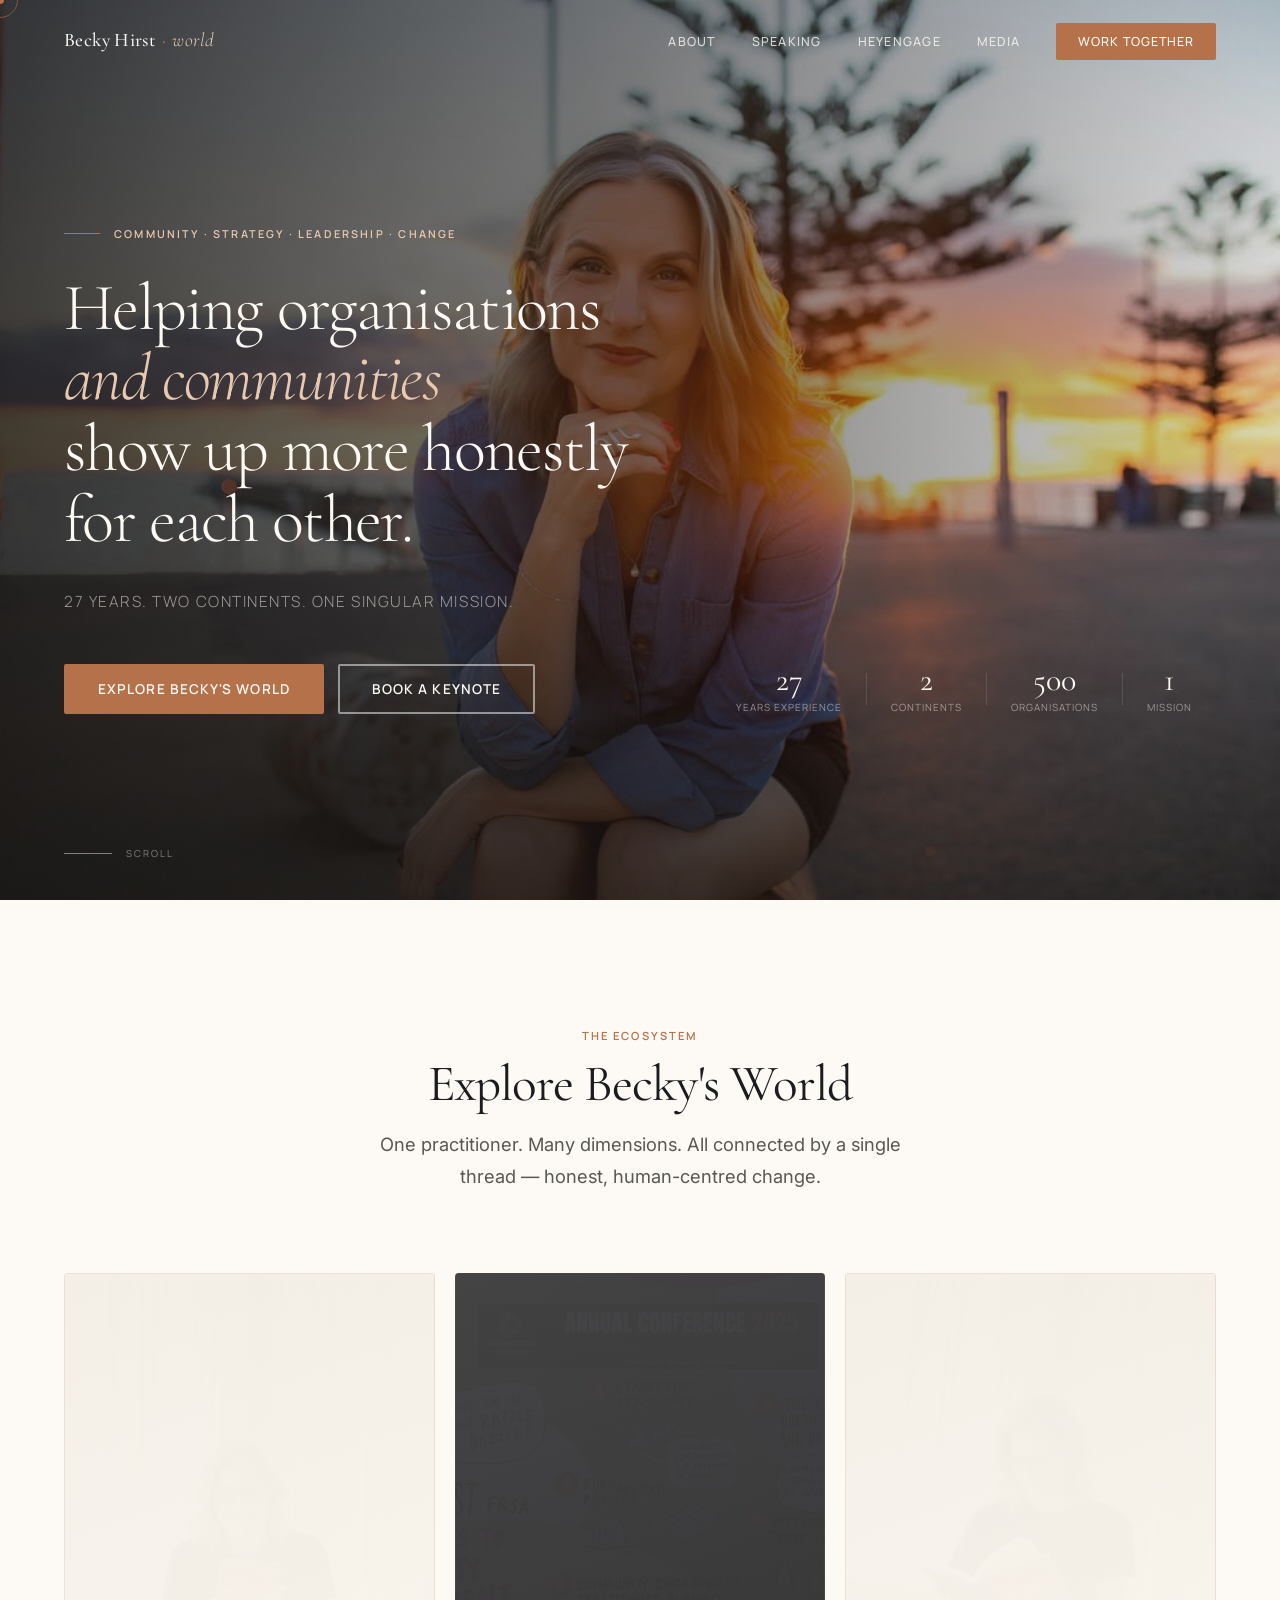
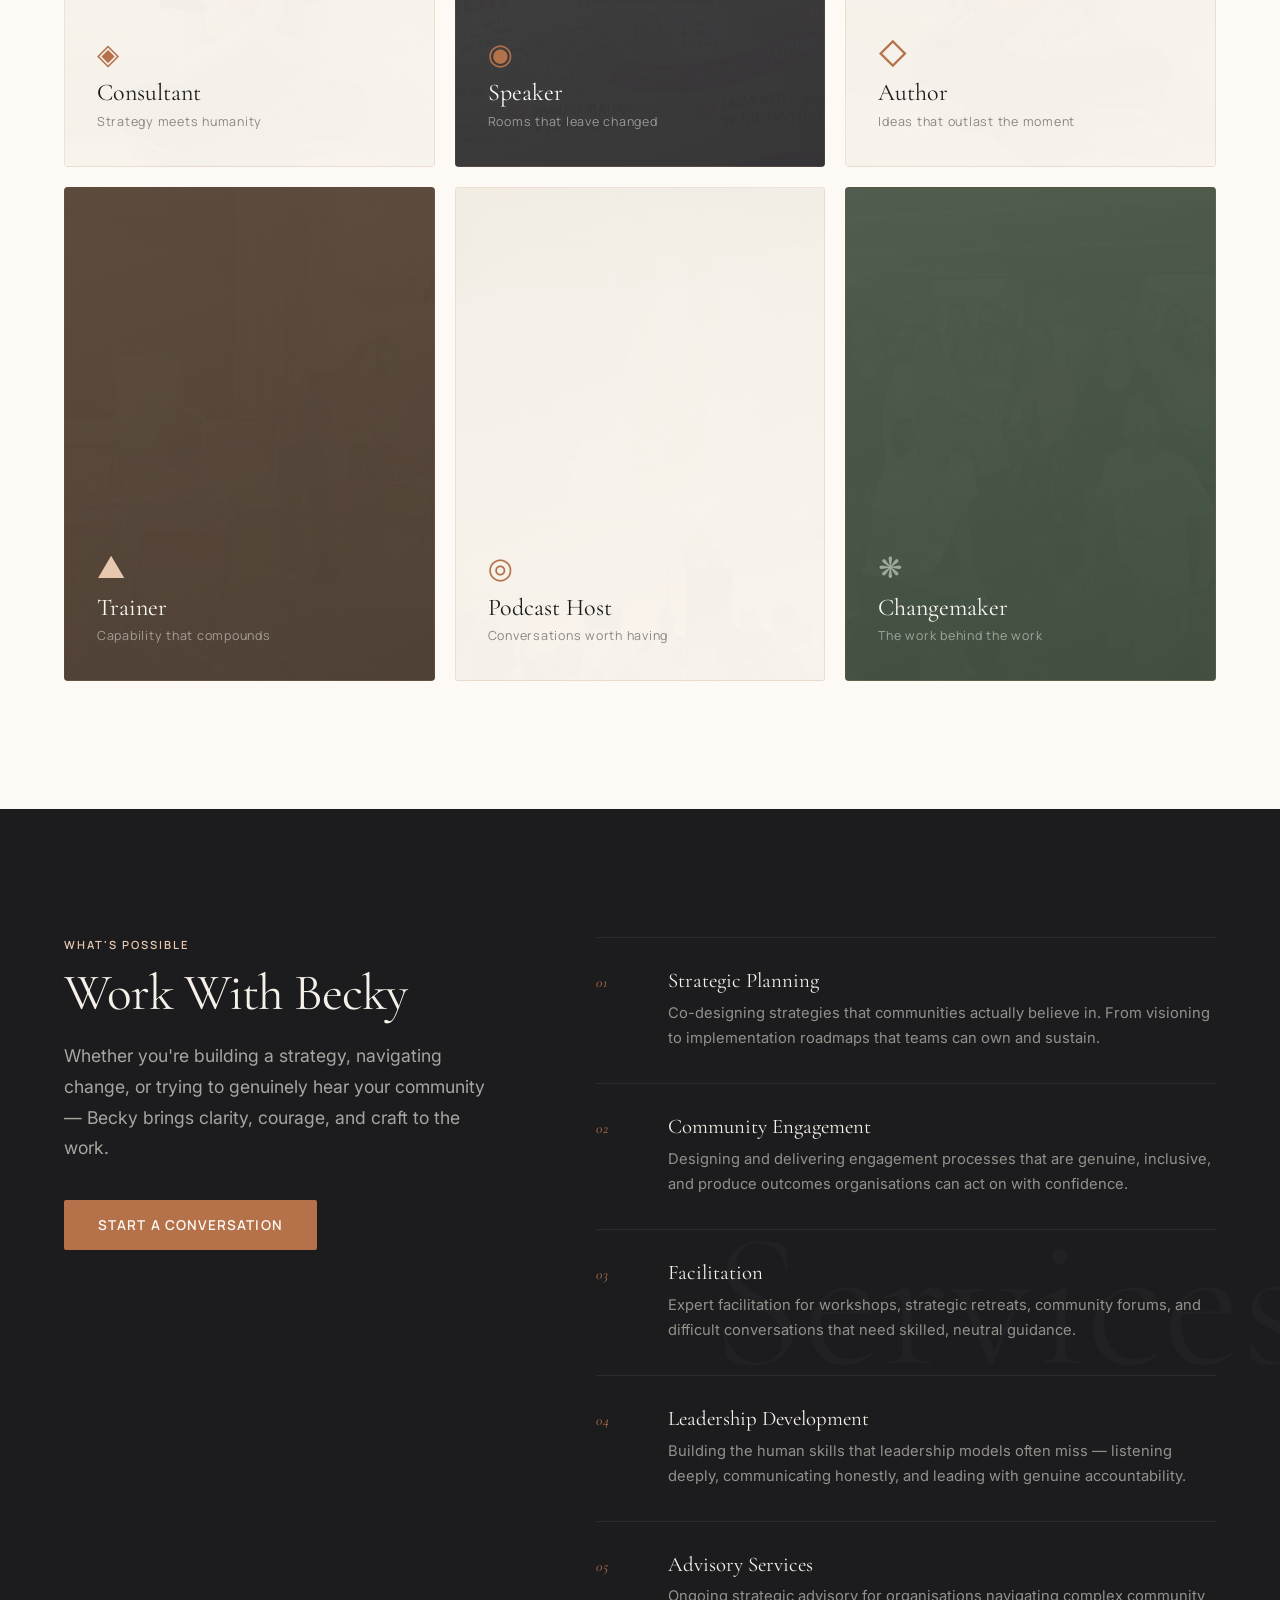
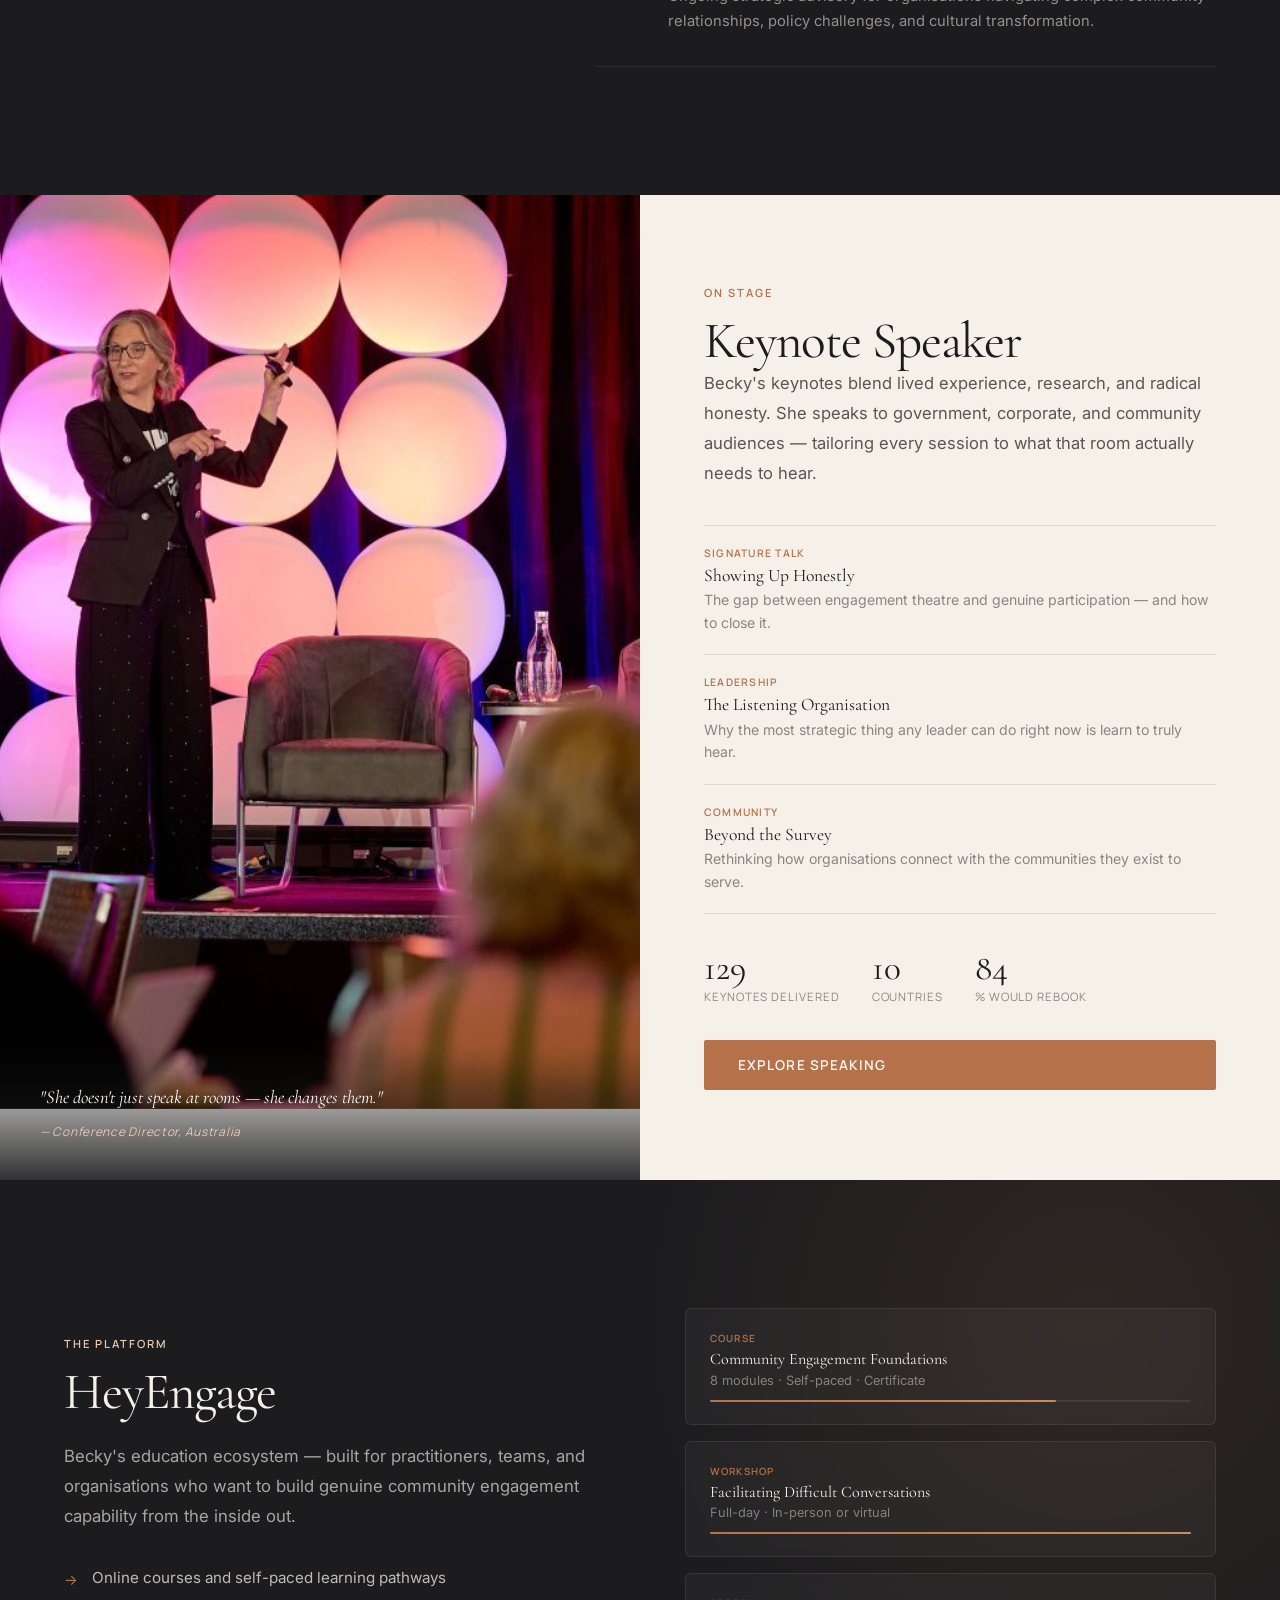
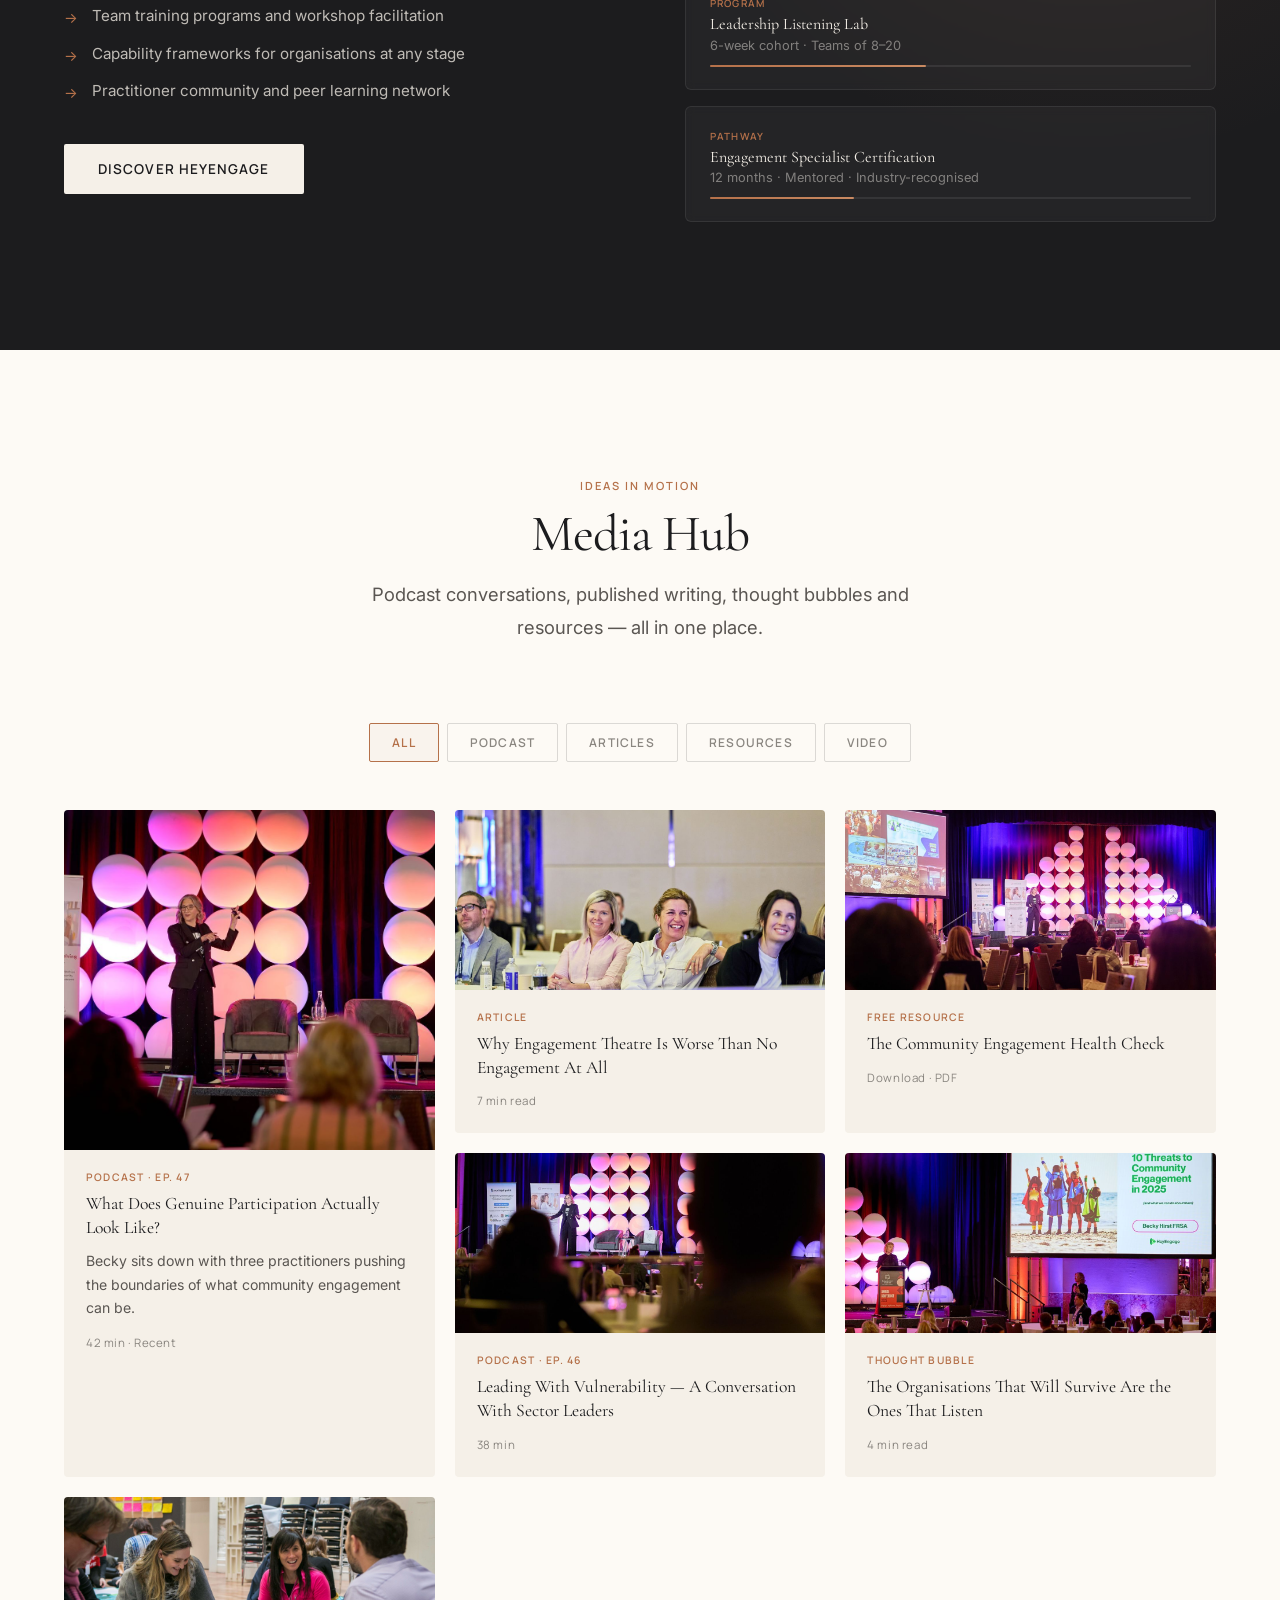
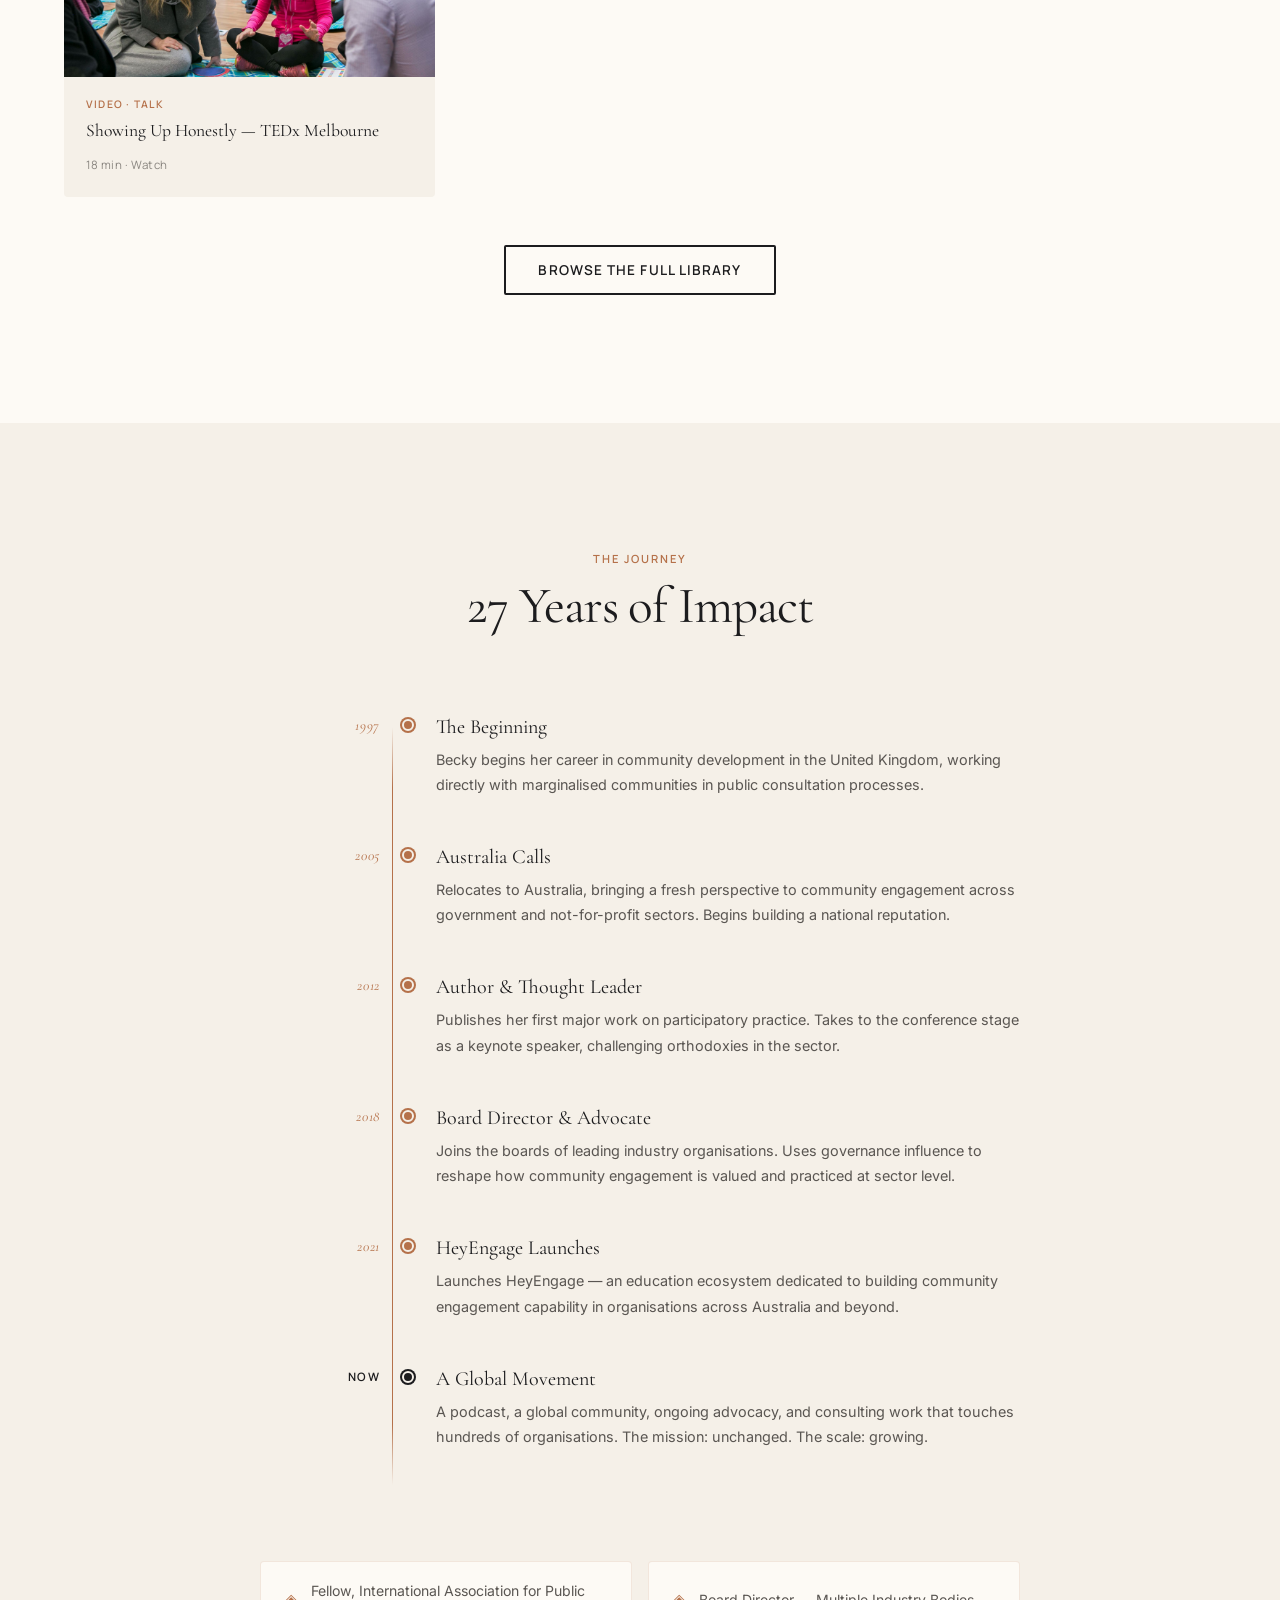
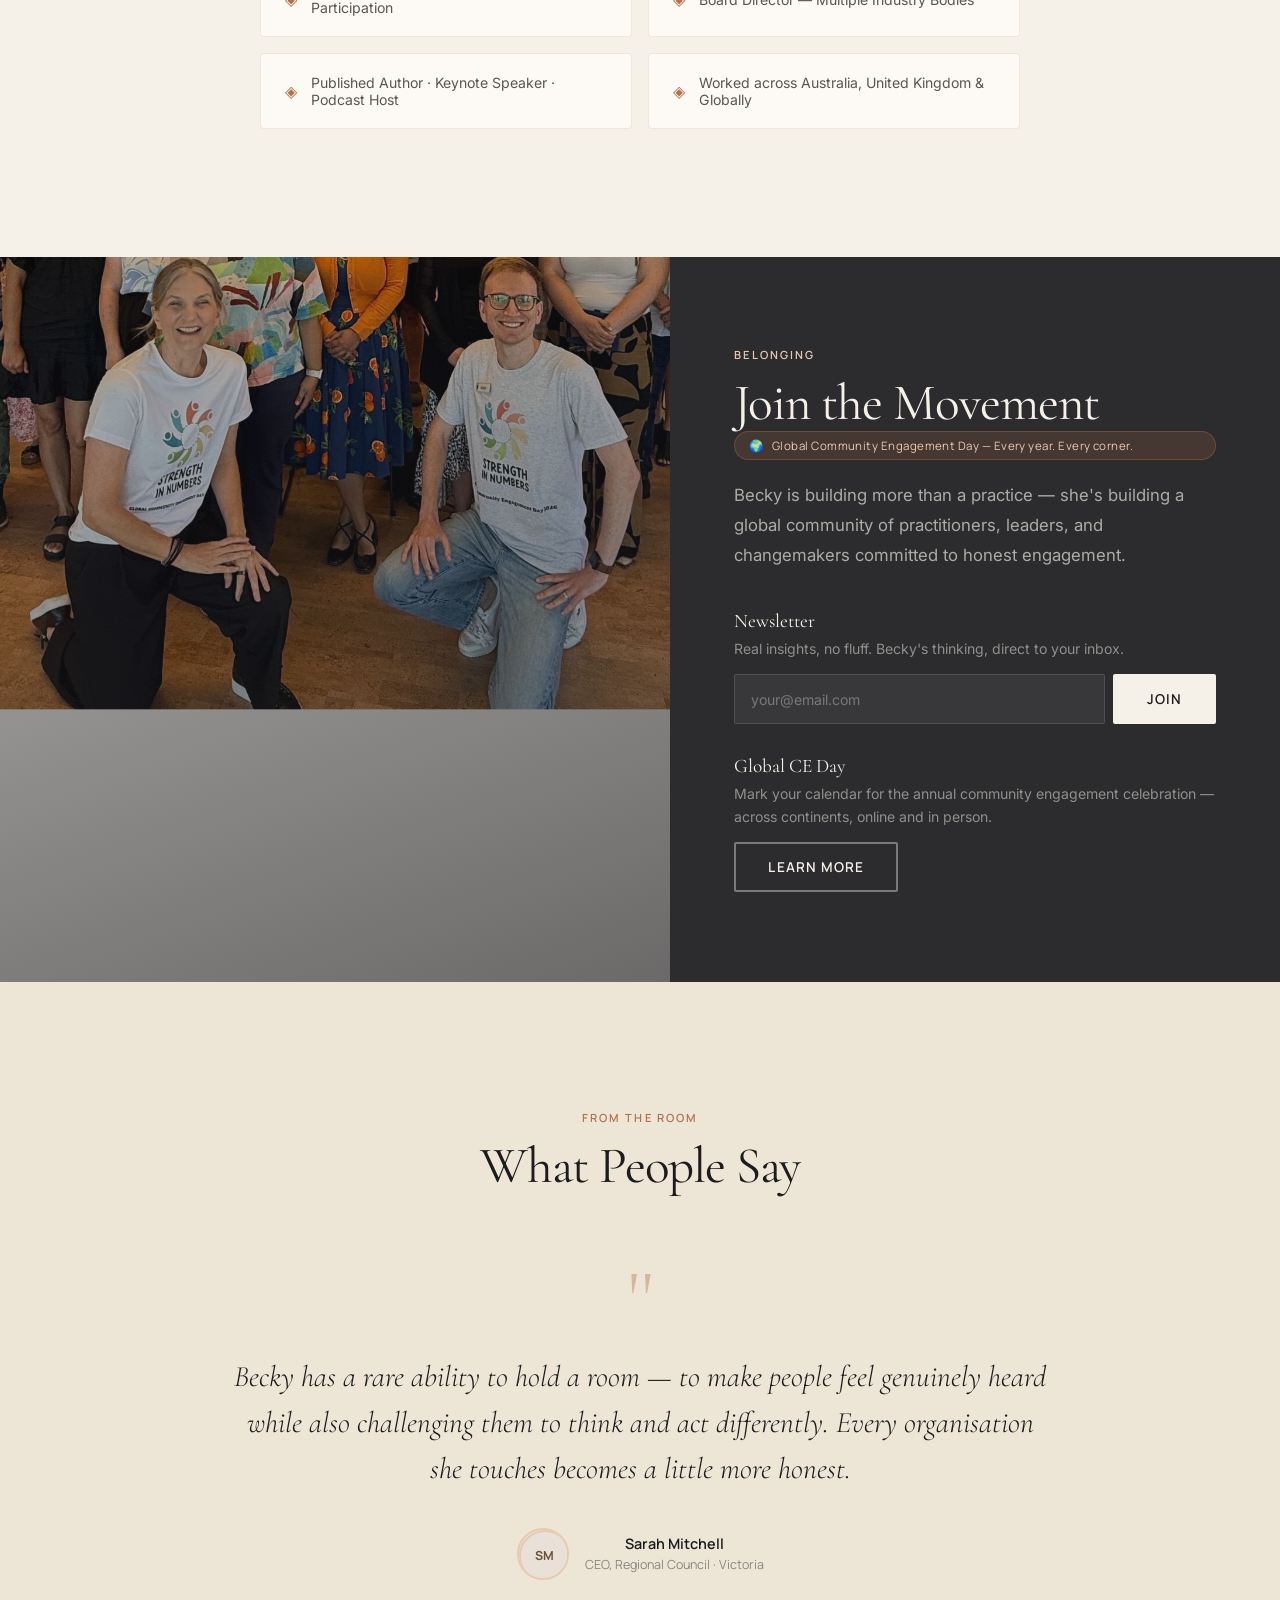
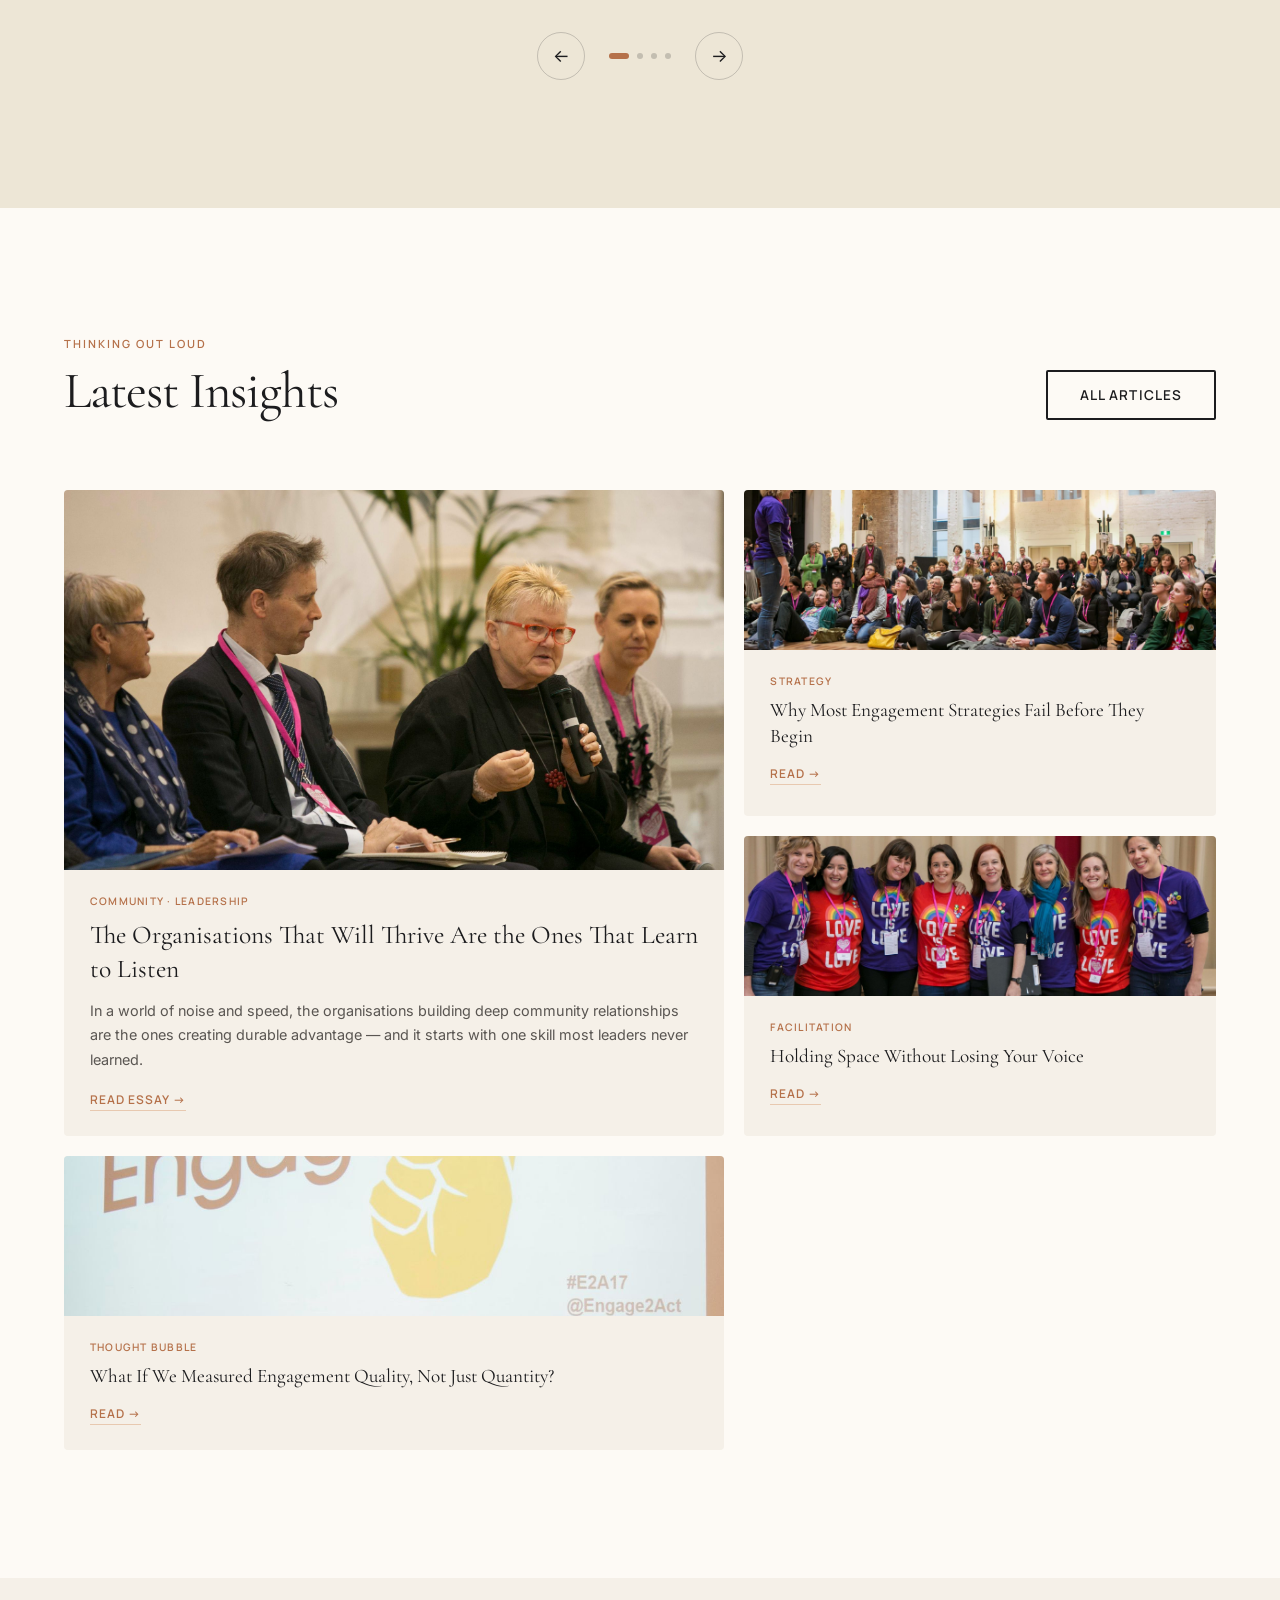
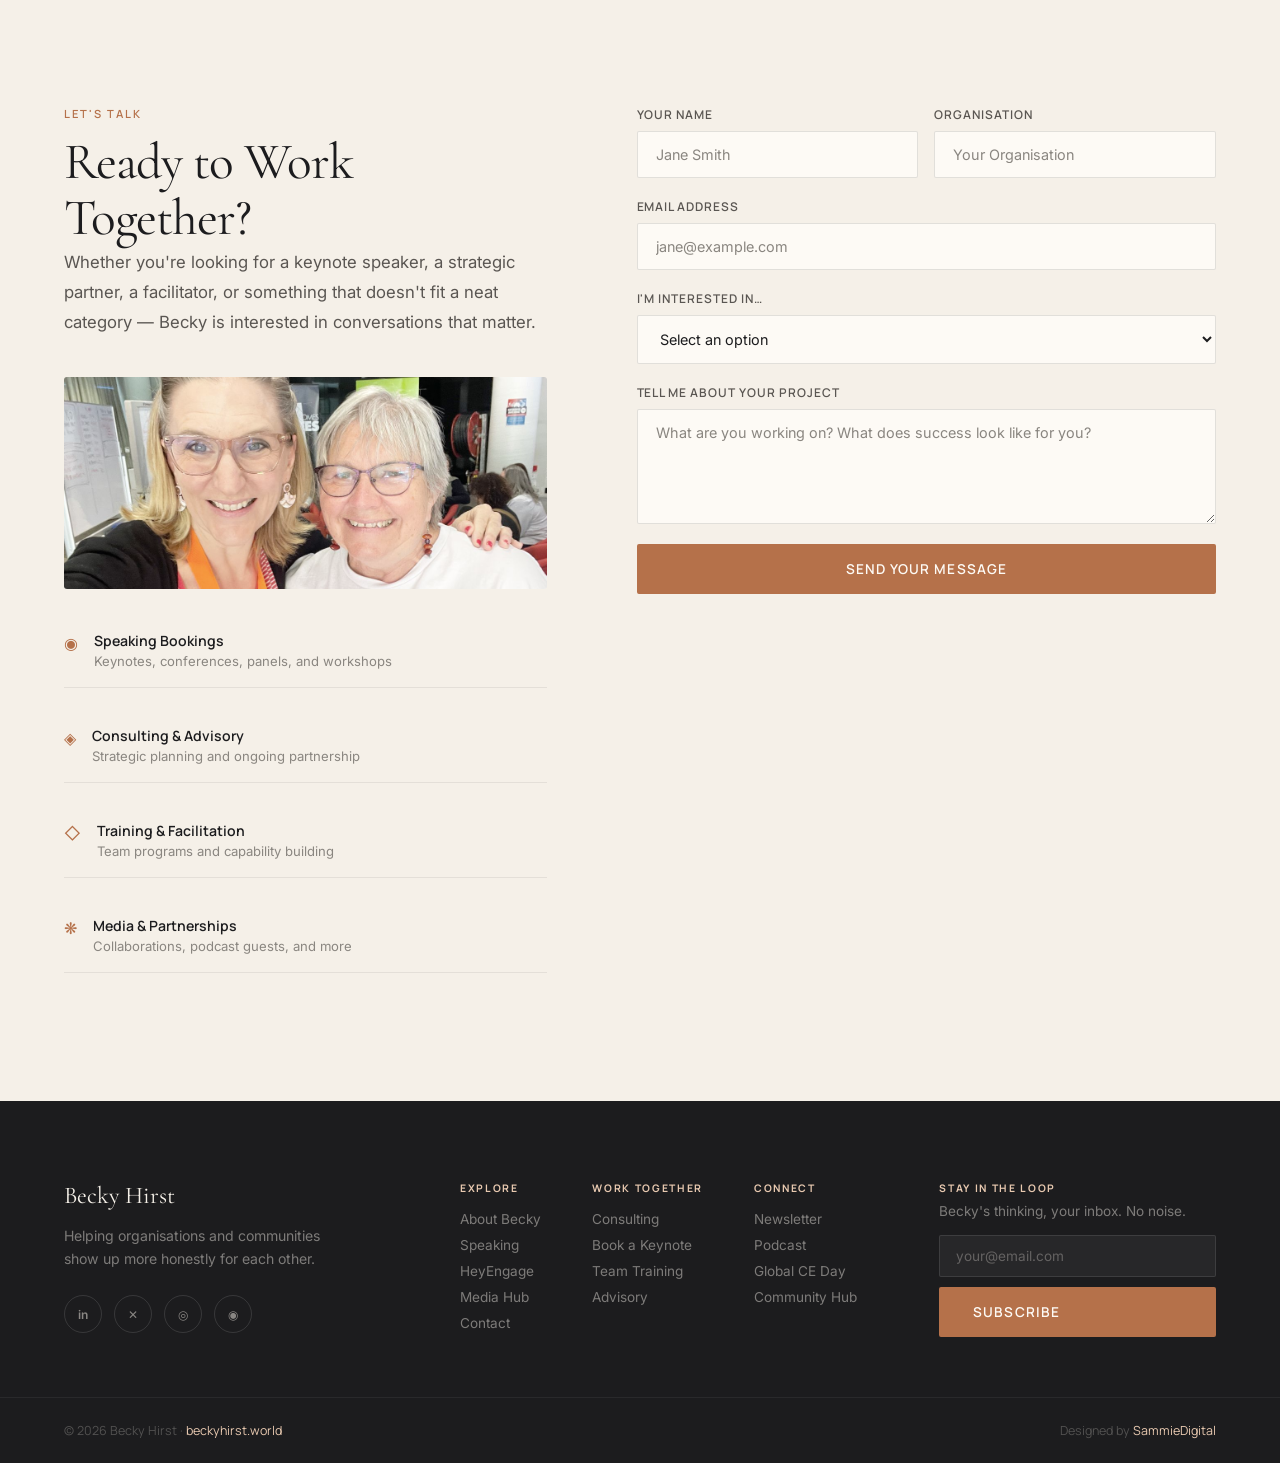
<file: index.html>
<!DOCTYPE html>
<html lang="en">
<head>
  <meta charset="UTF-8" />
  <meta name="viewport" content="width=device-width, initial-scale=1.0" />
  <meta name="description" content="Becky Hirst — Community Engagement Specialist, Strategist, Keynote Speaker, Author and Changemaker. Helping organisations and communities show up more honestly for each other." />
  <title>Becky Hirst — Helping organisations show up more honestly</title>

  <!-- Fonts -->
  <link rel="preconnect" href="https://fonts.googleapis.com" />
  <link rel="preconnect" href="https://fonts.gstatic.com" crossorigin />
  <link href="https://fonts.googleapis.com/css2?family=Cormorant+Garamond:ital,wght@0,300;0,400;0,500;0,600;1,300;1,400;1,500&family=Inter:wght@300;400;500;600&family=Manrope:wght@300;400;500;600;700&display=swap" rel="stylesheet" />

  <link rel="stylesheet" href="styles.css" />
</head>
<body>

  <!-- ===================== CUSTOM CURSOR ===================== -->
  <div class="cursor" id="cursor"></div>
  <div class="cursor-follower" id="cursorFollower"></div>

  <!-- ===================== NAVIGATION ===================== -->
  <nav class="nav" id="nav">
    <div class="nav-inner">
      <a href="index.html" class="nav-logo">
        <span class="nav-logo-name">Becky Hirst</span>
        <span class="nav-logo-dot">·</span>
        <span class="nav-logo-world">world</span>
      </a>

      <ul class="nav-links" id="navLinks">
        <li><a href="about.html" class="nav-link">About</a></li>
        <li><a href="speaking.html" class="nav-link">Speaking</a></li>
        <li><a href="heyengage.html" class="nav-link">HeyEngage</a></li>
        <li><a href="media.html" class="nav-link">Media</a></li>
        <li><a href="contact.html" class="nav-link nav-link--cta">Work Together</a></li>
      </ul>

      <button class="nav-toggle" id="navToggle" aria-label="Toggle navigation">
        <span></span><span></span>
      </button>
    </div>
  </nav>

  <!-- ===================== SECTION 1: HERO ===================== -->
  <section class="hero" id="hero">
    <div class="hero-bg">
      <div class="hero-image-wrap">
        <img
          src="images/hero-main-new.jpg"
          alt="Becky Hirst"
          class="hero-image"
          loading="eager"
        />
        <div class="hero-image-overlay"></div>
      </div>
      <div class="hero-grain"></div>
    </div>

    <div class="hero-content">
      <div class="hero-content-inner">
        <div class="hero-eyebrow reveal-up">
          <span class="eyebrow-line"></span>
          <span>Community · Strategy · Leadership · Change</span>
        </div>

        <h1 class="hero-headline reveal-up" data-delay="100">
          Helping organisations<br />
          <em>and communities</em><br />
          show up more honestly<br />
          for each other.
        </h1>

        <p class="hero-sub reveal-up" data-delay="200">
          27 years. Two continents. One singular mission.
        </p>

        <div class="hero-bottom-row reveal-up" data-delay="300">
          <div class="hero-actions">
            <a href="#world" class="btn btn-primary">Explore Becky's World</a>
            <a href="speaking.html" class="btn btn-ghost">Book a Keynote</a>
          </div>

          <div class="hero-stats">
            <div class="hero-stat">
              <span class="hero-stat-num" data-count="27">0</span>
              <span class="hero-stat-label">Years Experience</span>
            </div>
            <div class="hero-stat-divider"></div>
            <div class="hero-stat">
              <span class="hero-stat-num" data-count="2">0</span>
              <span class="hero-stat-label">Continents</span>
            </div>
            <div class="hero-stat-divider"></div>
            <div class="hero-stat">
              <span class="hero-stat-num" data-count="500">0</span>
              <span class="hero-stat-label">Organisations</span>
            </div>
            <div class="hero-stat-divider"></div>
            <div class="hero-stat">
              <span class="hero-stat-num" data-count="1">0</span>
              <span class="hero-stat-label">Mission</span>
            </div>
          </div>
        </div>
      </div>
    </div>

    <div class="hero-scroll-hint">
      <div class="hero-scroll-line"></div>
      <span>Scroll</span>
    </div>

  </section>

  <!-- ===================== SECTION 2: BECKY'S WORLD ===================== -->
  <section class="world" id="world">
    <div class="container">
      <div class="section-header reveal-up">
        <p class="section-eyebrow">The Ecosystem</p>
        <h2 class="section-title">Explore Becky's World</h2>
        <p class="section-desc">One practitioner. Many dimensions. All connected by a single thread — honest, human-centred change.</p>
      </div>

      <div class="world-grid">

        <div class="world-card reveal-up" data-delay="0" data-bg="images/becky-portrait-1.jpg">
          <div class="world-card-inner">
            <div class="world-card-front">
              <div class="world-card-icon">◈</div>
              <h3 class="world-card-title">Consultant</h3>
              <p class="world-card-teaser">Strategy meets humanity</p>
            </div>
            <div class="world-card-back">
              <h3>Consultant</h3>
              <p>Strategic planning, community engagement frameworks, and organisational transformation. Becky works alongside leadership teams to build systems that actually serve people.</p>
              <a href="contact.html" class="world-card-link">Inquire →</a>
            </div>
          </div>
        </div>

        <div class="world-card reveal-up" data-delay="80" data-bg="images/speaking-stage.jpg">
          <div class="world-card-inner">
            <div class="world-card-front">
              <div class="world-card-icon">◉</div>
              <h3 class="world-card-title">Speaker</h3>
              <p class="world-card-teaser">Rooms that leave changed</p>
            </div>
            <div class="world-card-back">
              <h3>Speaker</h3>
              <p>Keynotes and conference sessions that challenge assumptions, spark honest conversations, and leave audiences with tools they can use the very next day.</p>
              <a href="speaking.html" class="world-card-link">Book a Talk →</a>
            </div>
          </div>
        </div>

        <div class="world-card reveal-up" data-delay="160" data-bg="images/becky-portrait-2.jpg">
          <div class="world-card-inner">
            <div class="world-card-front">
              <div class="world-card-icon">◇</div>
              <h3 class="world-card-title">Author</h3>
              <p class="world-card-teaser">Ideas that outlast the moment</p>
            </div>
            <div class="world-card-back">
              <h3>Author</h3>
              <p>Published writing that distils 27 years of practice into frameworks, stories, and provocations for leaders navigating complexity with integrity.</p>
              <a href="media.html" class="world-card-link">Read the Book →</a>
            </div>
          </div>
        </div>

        <div class="world-card reveal-up" data-delay="240" data-bg="images/workshop-1.jpg">
          <div class="world-card-inner">
            <div class="world-card-front">
              <div class="world-card-icon">▲</div>
              <h3 class="world-card-title">Trainer</h3>
              <p class="world-card-teaser">Capability that compounds</p>
            </div>
            <div class="world-card-back">
              <h3>Trainer</h3>
              <p>Hands-on facilitated programs for teams and organisations ready to build real community engagement capability — not just box-ticking compliance.</p>
              <a href="heyengage.html" class="world-card-link">Explore HeyEngage →</a>
            </div>
          </div>
        </div>

        <div class="world-card reveal-up" data-delay="320" data-bg="images/becky-portrait-3.jpg">
          <div class="world-card-inner">
            <div class="world-card-front">
              <div class="world-card-icon">◎</div>
              <h3 class="world-card-title">Podcast Host</h3>
              <p class="world-card-teaser">Conversations worth having</p>
            </div>
            <div class="world-card-back">
              <h3>Podcast Host</h3>
              <p>Intimate, honest conversations with practitioners, leaders, and changemakers about the messy, meaningful work of genuine community engagement.</p>
              <a href="media.html" class="world-card-link">Listen Now →</a>
            </div>
          </div>
        </div>

        <div class="world-card reveal-up" data-delay="400" data-bg="images/community-gathering.jpg">
          <div class="world-card-inner">
            <div class="world-card-front">
              <div class="world-card-icon">❋</div>
              <h3 class="world-card-title">Changemaker</h3>
              <p class="world-card-teaser">The work behind the work</p>
            </div>
            <div class="world-card-back">
              <h3>Changemaker</h3>
              <p>Board director, fellowship holder, and systemic advocate. Becky works at governance level to shift the structures that shape how communities are heard.</p>
              <a href="about.html" class="world-card-link">The Full Story →</a>
            </div>
          </div>
        </div>

      </div>
    </div>
  </section>

  <!-- ===================== SECTION 3: WORK WITH BECKY ===================== -->
  <section class="services" id="services">
    <div class="services-bg-text" aria-hidden="true">Services</div>
    <div class="container">
      <div class="services-layout">
        <div class="services-left reveal-up">
          <p class="section-eyebrow">What's Possible</p>
          <h2 class="section-title">Work With Becky</h2>
          <p class="services-intro">
            Whether you're building a strategy, navigating change, or trying to genuinely hear your community — Becky brings clarity, courage, and craft to the work.
          </p>
          <a href="contact.html" class="btn btn-primary">Start a Conversation</a>
        </div>

        <div class="services-right">
          <div class="service-item reveal-up" data-delay="0">
            <div class="service-number">01</div>
            <div class="service-body">
              <h3>Strategic Planning</h3>
              <p>Co-designing strategies that communities actually believe in. From visioning to implementation roadmaps that teams can own and sustain.</p>
            </div>
          </div>

          <div class="service-item reveal-up" data-delay="100">
            <div class="service-number">02</div>
            <div class="service-body">
              <h3>Community Engagement</h3>
              <p>Designing and delivering engagement processes that are genuine, inclusive, and produce outcomes organisations can act on with confidence.</p>
            </div>
          </div>

          <div class="service-item reveal-up" data-delay="200">
            <div class="service-number">03</div>
            <div class="service-body">
              <h3>Facilitation</h3>
              <p>Expert facilitation for workshops, strategic retreats, community forums, and difficult conversations that need skilled, neutral guidance.</p>
            </div>
          </div>

          <div class="service-item reveal-up" data-delay="300">
            <div class="service-number">04</div>
            <div class="service-body">
              <h3>Leadership Development</h3>
              <p>Building the human skills that leadership models often miss — listening deeply, communicating honestly, and leading with genuine accountability.</p>
            </div>
          </div>

          <div class="service-item reveal-up" data-delay="400">
            <div class="service-number">05</div>
            <div class="service-body">
              <h3>Advisory Services</h3>
              <p>Ongoing strategic advisory for organisations navigating complex community relationships, policy challenges, and cultural transformation.</p>
            </div>
          </div>
        </div>
      </div>
    </div>
  </section>

  <!-- ===================== SECTION 4: SPEAKING ===================== -->
  <section class="speaking" id="speaking">
    <div class="speaking-image-col">
      <img
        src="images/speaking-keynote.jpg"
        alt="Becky speaking at a conference"
        class="speaking-hero-img parallax-img"
        loading="lazy"
      />
      <div class="speaking-quote-overlay">
        <blockquote>
          "She doesn't just speak at rooms — she changes them."
        </blockquote>
        <cite>— Conference Director, Australia</cite>
      </div>
    </div>

    <div class="speaking-content-col">
      <div class="reveal-up">
        <p class="section-eyebrow">On Stage</p>
        <h2 class="section-title">Keynote Speaker</h2>
        <p class="speaking-desc">
          Becky's keynotes blend lived experience, research, and radical honesty. She speaks to government, corporate, and community audiences — tailoring every session to what that room actually needs to hear.
        </p>
      </div>

      <div class="speaking-talks reveal-up" data-delay="100">
        <div class="talk-item">
          <span class="talk-tag">Signature Talk</span>
          <h4>Showing Up Honestly</h4>
          <p>The gap between engagement theatre and genuine participation — and how to close it.</p>
        </div>
        <div class="talk-item">
          <span class="talk-tag">Leadership</span>
          <h4>The Listening Organisation</h4>
          <p>Why the most strategic thing any leader can do right now is learn to truly hear.</p>
        </div>
        <div class="talk-item">
          <span class="talk-tag">Community</span>
          <h4>Beyond the Survey</h4>
          <p>Rethinking how organisations connect with the communities they exist to serve.</p>
        </div>
      </div>

      <div class="speaking-stats reveal-up" data-delay="200">
        <div class="spk-stat">
          <strong class="counter" data-count="150">0</strong>
          <span>Keynotes Delivered</span>
        </div>
        <div class="spk-stat">
          <strong class="counter" data-count="12">0</strong>
          <span>Countries</span>
        </div>
        <div class="spk-stat">
          <strong class="counter" data-count="98">0</strong>
          <span>% Would Rebook</span>
        </div>
      </div>

      <a href="speaking.html" class="btn btn-primary reveal-up" data-delay="300">Explore Speaking</a>
    </div>
  </section>

  <!-- ===================== SECTION 5: HEYENGAGE ===================== -->
  <section class="heyengage" id="heyengage">
    <div class="heyengage-inner">
      <div class="heyengage-text reveal-up">
        <p class="section-eyebrow section-eyebrow--light">The Platform</p>
        <h2 class="section-title section-title--light">HeyEngage</h2>
        <p class="heyengage-desc">
          Becky's education ecosystem — built for practitioners, teams, and organisations who want to build genuine community engagement capability from the inside out.
        </p>
        <ul class="heyengage-features">
          <li class="reveal-up" data-delay="50">
            <span class="he-icon">→</span>
            <span>Online courses and self-paced learning pathways</span>
          </li>
          <li class="reveal-up" data-delay="100">
            <span class="he-icon">→</span>
            <span>Team training programs and workshop facilitation</span>
          </li>
          <li class="reveal-up" data-delay="150">
            <span class="he-icon">→</span>
            <span>Capability frameworks for organisations at any stage</span>
          </li>
          <li class="reveal-up" data-delay="200">
            <span class="he-icon">→</span>
            <span>Practitioner community and peer learning network</span>
          </li>
        </ul>
        <a href="heyengage.html" class="btn btn-light reveal-up" data-delay="250">Discover HeyEngage</a>
      </div>

      <div class="heyengage-visual reveal-up" data-delay="100">
        <div class="he-card he-card--1">
          <div class="he-card-tag">Course</div>
          <h4>Community Engagement Foundations</h4>
          <p>8 modules · Self-paced · Certificate</p>
          <div class="he-card-bar"><div class="he-card-progress" style="width:72%"></div></div>
        </div>
        <div class="he-card he-card--2">
          <div class="he-card-tag">Workshop</div>
          <h4>Facilitating Difficult Conversations</h4>
          <p>Full-day · In-person or virtual</p>
          <div class="he-card-bar"><div class="he-card-progress" style="width:100%"></div></div>
        </div>
        <div class="he-card he-card--3">
          <div class="he-card-tag">Program</div>
          <h4>Leadership Listening Lab</h4>
          <p>6-week cohort · Teams of 8–20</p>
          <div class="he-card-bar"><div class="he-card-progress" style="width:45%"></div></div>
        </div>
        <div class="he-card he-card--4">
          <div class="he-card-tag">Pathway</div>
          <h4>Engagement Specialist Certification</h4>
          <p>12 months · Mentored · Industry-recognised</p>
          <div class="he-card-bar"><div class="he-card-progress" style="width:30%"></div></div>
        </div>
      </div>
    </div>
  </section>

  <!-- ===================== SECTION 6: MEDIA HUB ===================== -->
  <section class="media" id="media">
    <div class="container">
      <div class="section-header reveal-up">
        <p class="section-eyebrow">Ideas in Motion</p>
        <h2 class="section-title">Media Hub</h2>
        <p class="section-desc">Podcast conversations, published writing, thought bubbles and resources — all in one place.</p>
      </div>

      <div class="media-filters reveal-up" data-delay="100">
        <button class="media-filter active" data-filter="all">All</button>
        <button class="media-filter" data-filter="podcast">Podcast</button>
        <button class="media-filter" data-filter="article">Articles</button>
        <button class="media-filter" data-filter="resource">Resources</button>
        <button class="media-filter" data-filter="video">Video</button>
      </div>

      <div class="media-grid" id="mediaGrid">

        <div class="media-card media-card--large" data-type="podcast">
          <div class="media-card-image">
            <img src="images/media-card-1.jpg" alt="Podcast" loading="lazy" />
            <div class="media-card-overlay">
              <span class="media-play">▶</span>
            </div>
          </div>
          <div class="media-card-body">
            <span class="media-tag">Podcast · Ep. 47</span>
            <h3>What Does Genuine Participation Actually Look Like?</h3>
            <p>Becky sits down with three practitioners pushing the boundaries of what community engagement can be.</p>
            <span class="media-meta">42 min · Recent</span>
          </div>
        </div>

        <div class="media-card" data-type="article">
          <div class="media-card-image media-card-image--short">
            <img src="images/media-card-2.jpg" alt="Article" loading="lazy" />
          </div>
          <div class="media-card-body">
            <span class="media-tag">Article</span>
            <h3>Why Engagement Theatre Is Worse Than No Engagement At All</h3>
            <span class="media-meta">7 min read</span>
          </div>
        </div>

        <div class="media-card" data-type="resource">
          <div class="media-card-image media-card-image--short">
            <img src="images/media-card-3.jpg" alt="Resource" loading="lazy" />
          </div>
          <div class="media-card-body">
            <span class="media-tag">Free Resource</span>
            <h3>The Community Engagement Health Check</h3>
            <span class="media-meta">Download · PDF</span>
          </div>
        </div>

        <div class="media-card" data-type="podcast">
          <div class="media-card-image media-card-image--short">
            <img src="images/media-card-4.jpg" alt="Podcast" loading="lazy" />
            <div class="media-card-overlay">
              <span class="media-play">▶</span>
            </div>
          </div>
          <div class="media-card-body">
            <span class="media-tag">Podcast · Ep. 46</span>
            <h3>Leading With Vulnerability — A Conversation With Sector Leaders</h3>
            <span class="media-meta">38 min</span>
          </div>
        </div>

        <div class="media-card" data-type="article">
          <div class="media-card-image media-card-image--short">
            <img src="images/media-card-5.jpg" alt="Article" loading="lazy" />
          </div>
          <div class="media-card-body">
            <span class="media-tag">Thought Bubble</span>
            <h3>The Organisations That Will Survive Are the Ones That Listen</h3>
            <span class="media-meta">4 min read</span>
          </div>
        </div>

        <div class="media-card" data-type="video">
          <div class="media-card-image media-card-image--short">
            <img src="images/insight-1.jpg" alt="Video" loading="lazy" />
            <div class="media-card-overlay">
              <span class="media-play">▶</span>
            </div>
          </div>
          <div class="media-card-body">
            <span class="media-tag">Video · Talk</span>
            <h3>Showing Up Honestly — TEDx Melbourne</h3>
            <span class="media-meta">18 min · Watch</span>
          </div>
        </div>

      </div>

      <div class="media-cta reveal-up">
        <a href="media.html" class="btn btn-outline">Browse the Full Library</a>
      </div>
    </div>
  </section>

  <!-- ===================== SECTION 7: IMPACT & LEGACY ===================== -->
  <section class="impact" id="impact">
    <div class="container">
      <div class="section-header reveal-up">
        <p class="section-eyebrow">The Journey</p>
        <h2 class="section-title">27 Years of Impact</h2>
      </div>

      <div class="timeline">

        <div class="timeline-item reveal-up" data-delay="0">
          <span class="timeline-year">1997</span>
          <div class="timeline-marker"></div>
          <div class="timeline-content">
            <h4>The Beginning</h4>
            <p>Becky begins her career in community development in the United Kingdom, working directly with marginalised communities in public consultation processes.</p>
          </div>
        </div>

        <div class="timeline-item reveal-up" data-delay="100">
          <span class="timeline-year">2005</span>
          <div class="timeline-marker"></div>
          <div class="timeline-content">
            <h4>Australia Calls</h4>
            <p>Relocates to Australia, bringing a fresh perspective to community engagement across government and not-for-profit sectors. Begins building a national reputation.</p>
          </div>
        </div>

        <div class="timeline-item reveal-up" data-delay="200">
          <span class="timeline-year">2012</span>
          <div class="timeline-marker"></div>
          <div class="timeline-content">
            <h4>Author & Thought Leader</h4>
            <p>Publishes her first major work on participatory practice. Takes to the conference stage as a keynote speaker, challenging orthodoxies in the sector.</p>
          </div>
        </div>

        <div class="timeline-item reveal-up" data-delay="300">
          <span class="timeline-year">2018</span>
          <div class="timeline-marker"></div>
          <div class="timeline-content">
            <h4>Board Director & Advocate</h4>
            <p>Joins the boards of leading industry organisations. Uses governance influence to reshape how community engagement is valued and practiced at sector level.</p>
          </div>
        </div>

        <div class="timeline-item reveal-up" data-delay="400">
          <span class="timeline-year">2021</span>
          <div class="timeline-marker"></div>
          <div class="timeline-content">
            <h4>HeyEngage Launches</h4>
            <p>Launches HeyEngage — an education ecosystem dedicated to building community engagement capability in organisations across Australia and beyond.</p>
          </div>
        </div>

        <div class="timeline-item reveal-up" data-delay="500">
          <span class="timeline-year timeline-year--now">Now</span>
          <div class="timeline-marker timeline-marker--now"></div>
          <div class="timeline-content">
            <h4>A Global Movement</h4>
            <p>A podcast, a global community, ongoing advocacy, and consulting work that touches hundreds of organisations. The mission: unchanged. The scale: growing.</p>
          </div>
        </div>

      </div>

      <div class="impact-credentials reveal-up">
        <div class="credential">
          <span class="credential-icon">◈</span>
          <span>Fellow, International Association for Public Participation</span>
        </div>
        <div class="credential">
          <span class="credential-icon">◈</span>
          <span>Board Director — Multiple Industry Bodies</span>
        </div>
        <div class="credential">
          <span class="credential-icon">◈</span>
          <span>Published Author · Keynote Speaker · Podcast Host</span>
        </div>
        <div class="credential">
          <span class="credential-icon">◈</span>
          <span>Worked across Australia, United Kingdom & Globally</span>
        </div>
      </div>
    </div>
  </section>

  <!-- ===================== SECTION 8: GLOBAL COMMUNITY ===================== -->
  <section class="community" id="community">
      <div class="community-visual">
        <img
          src="images/community-gathering.jpg"
          alt="Community gathering"
          class="community-img parallax-img"
          loading="lazy"
        />
        <div class="community-img-overlay"></div>
      </div>

      <div class="community-content reveal-up">
        <p class="section-eyebrow section-eyebrow--light">Belonging</p>
        <h2 class="section-title section-title--light">Join the Movement</h2>
        <div class="community-ce-tag">
          <span>🌍</span>
          <span>Global Community Engagement Day — Every year. Every corner.</span>
        </div>
        <p class="community-desc">
          Becky is building more than a practice — she's building a global community of practitioners, leaders, and changemakers committed to honest engagement.
        </p>

        <div class="community-options">
          <div class="community-option">
            <h4>Newsletter</h4>
            <p>Real insights, no fluff. Becky's thinking, direct to your inbox.</p>
            <div class="newsletter-form">
              <input type="email" placeholder="your@email.com" class="newsletter-input" aria-label="Email address" />
              <button class="btn btn-light newsletter-btn">Join</button>
            </div>
          </div>

          <div class="community-option">
            <h4>Global CE Day</h4>
            <p>Mark your calendar for the annual community engagement celebration — across continents, online and in person.</p>
            <a href="#" class="btn btn-ghost-light">Learn More</a>
          </div>
        </div>
      </div>
  </section>

  <!-- ===================== SECTION 9: TESTIMONIALS ===================== -->
  <section class="testimonials" id="testimonials">
    <div class="container">
      <div class="section-header reveal-up">
        <p class="section-eyebrow">From the Room</p>
        <h2 class="section-title">What People Say</h2>
      </div>

      <div class="testimonials-carousel" id="testimonialsCarousel">
        <div class="testimonials-track" id="testimonialsTrack">

          <div class="testimonial-slide">
            <div class="testimonial-quote">"</div>
            <blockquote class="testimonial-text">
              Becky has a rare ability to hold a room — to make people feel genuinely heard while also challenging them to think and act differently. Every organisation she touches becomes a little more honest.
            </blockquote>
            <div class="testimonial-author">
              <div class="testimonial-avatar">
                <span class="avatar-initials" data-initials="SM" data-hue="30"></span>
              </div>
              <div>
                <strong>Sarah Mitchell</strong>
                <span>CEO, Regional Council · Victoria</span>
              </div>
            </div>
          </div>

          <div class="testimonial-slide">
            <div class="testimonial-quote">"</div>
            <blockquote class="testimonial-text">
              The workshop Becky ran for our leadership team fundamentally changed how we approach community. Six months on, we're still applying what we learned, and our community feedback has improved dramatically.
            </blockquote>
            <div class="testimonial-author">
              <div class="testimonial-avatar">
                <span class="avatar-initials" data-initials="JT" data-hue="200"></span>
              </div>
              <div>
                <strong>James Thompson</strong>
                <span>Director of Strategy · NHS Trust, UK</span>
              </div>
            </div>
          </div>

          <div class="testimonial-slide">
            <div class="testimonial-quote">"</div>
            <blockquote class="testimonial-text">
              I've worked with a lot of consultants. Becky is different. She doesn't arrive with pre-packaged answers. She listens first — deeply — and then helps you find the right path for your specific community.
            </blockquote>
            <div class="testimonial-author">
              <div class="testimonial-avatar">
                <span class="avatar-initials" data-initials="AN" data-hue="150"></span>
              </div>
              <div>
                <strong>Amara Nwosu</strong>
                <span>Head of Engagement · Infrastructure Australia</span>
              </div>
            </div>
          </div>

          <div class="testimonial-slide">
            <div class="testimonial-quote">"</div>
            <blockquote class="testimonial-text">
              Watching Becky on stage is extraordinary. She speaks with authority and warmth in equal measure. Our delegates talked about her keynote for months — it genuinely shifted something in how our sector thinks.
            </blockquote>
            <div class="testimonial-author">
              <div class="testimonial-avatar">
                <span class="avatar-initials" data-initials="DR" data-hue="340"></span>
              </div>
              <div>
                <strong>David Reynolds</strong>
                <span>Conference Director · IAP2 Australasia</span>
              </div>
            </div>
          </div>

        </div>

        <div class="testimonials-controls">
          <button class="testi-btn" id="testiPrev" aria-label="Previous">←</button>
          <div class="testi-dots" id="testiDots"></div>
          <button class="testi-btn" id="testiNext" aria-label="Next">→</button>
        </div>
      </div>
    </div>
  </section>

  <!-- ===================== SECTION 10: INSIGHTS ===================== -->
  <section class="insights" id="insights">
    <div class="container">
      <div class="insights-header reveal-up">
        <div>
          <p class="section-eyebrow">Thinking Out Loud</p>
          <h2 class="section-title">Latest Insights</h2>
        </div>
        <a href="media.html" class="btn btn-outline">All Articles</a>
      </div>

      <div class="insights-grid">
        <article class="insight-card insight-card--feature reveal-up" data-delay="0">
          <div class="insight-image">
            <img src="images/insight-2.jpg" alt="Insight" loading="lazy" />
          </div>
          <div class="insight-body">
            <span class="insight-tag">Community · Leadership</span>
            <h3>The Organisations That Will Thrive Are the Ones That Learn to Listen</h3>
            <p>In a world of noise and speed, the organisations building deep community relationships are the ones creating durable advantage — and it starts with one skill most leaders never learned.</p>
            <a href="media.html" class="insight-link">Read Essay →</a>
          </div>
        </article>

        <article class="insight-card reveal-up" data-delay="100">
          <div class="insight-image insight-image--sm">
            <img src="images/insight-3.jpg" alt="Insight" loading="lazy" />
          </div>
          <div class="insight-body">
            <span class="insight-tag">Strategy</span>
            <h3>Why Most Engagement Strategies Fail Before They Begin</h3>
            <a href="media.html" class="insight-link">Read →</a>
          </div>
        </article>

        <article class="insight-card reveal-up" data-delay="200">
          <div class="insight-image insight-image--sm">
            <img src="images/insight-4.jpg" alt="Insight" loading="lazy" />
          </div>
          <div class="insight-body">
            <span class="insight-tag">Facilitation</span>
            <h3>Holding Space Without Losing Your Voice</h3>
            <a href="media.html" class="insight-link">Read →</a>
          </div>
        </article>

        <article class="insight-card reveal-up" data-delay="300">
          <div class="insight-image insight-image--sm">
            <img src="images/becky-portrait-3.jpg" alt="Insight" loading="lazy" />
          </div>
          <div class="insight-body">
            <span class="insight-tag">Thought Bubble</span>
            <h3>What If We Measured Engagement Quality, Not Just Quantity?</h3>
            <a href="media.html" class="insight-link">Read →</a>
          </div>
        </article>
      </div>
    </div>
  </section>

  <!-- ===================== SECTION 11: CONTACT ===================== -->
  <section class="contact" id="contact">
    <div class="container">
      <div class="contact-layout">
        <div class="contact-left reveal-up">
          <p class="section-eyebrow">Let's Talk</p>
          <h2 class="section-title">Ready to Work Together?</h2>
          <p class="contact-desc">
            Whether you're looking for a keynote speaker, a strategic partner, a facilitator, or something that doesn't fit a neat category — Becky is interested in conversations that matter.
          </p>

          <div class="contact-portrait">
            <img src="images/avatar-3.jpg" alt="Becky Hirst" loading="lazy" />
          </div>

          <div class="contact-ways">
            <div class="contact-way">
              <span class="contact-way-icon">◉</span>
              <div>
                <strong>Speaking Bookings</strong>
                <p>Keynotes, conferences, panels, and workshops</p>
              </div>
            </div>
            <div class="contact-way">
              <span class="contact-way-icon">◈</span>
              <div>
                <strong>Consulting & Advisory</strong>
                <p>Strategic planning and ongoing partnership</p>
              </div>
            </div>
            <div class="contact-way">
              <span class="contact-way-icon">◇</span>
              <div>
                <strong>Training & Facilitation</strong>
                <p>Team programs and capability building</p>
              </div>
            </div>
            <div class="contact-way">
              <span class="contact-way-icon">❋</span>
              <div>
                <strong>Media & Partnerships</strong>
                <p>Collaborations, podcast guests, and more</p>
              </div>
            </div>
          </div>
        </div>

        <div class="contact-right reveal-up" data-delay="150">
          <form class="contact-form" id="contactForm" novalidate>
            <div class="form-row">
              <div class="form-group">
                <label for="name">Your Name</label>
                <input type="text" id="name" name="name" placeholder="Jane Smith" required />
              </div>
              <div class="form-group">
                <label for="org">Organisation</label>
                <input type="text" id="org" name="org" placeholder="Your Organisation" />
              </div>
            </div>
            <div class="form-group">
              <label for="email">Email Address</label>
              <input type="email" id="email" name="email" placeholder="jane@example.com" required />
            </div>
            <div class="form-group">
              <label for="interest">I'm interested in…</label>
              <select id="interest" name="interest">
                <option value="">Select an option</option>
                <option value="speaking">Speaking / Keynote</option>
                <option value="consulting">Consulting / Advisory</option>
                <option value="training">Training / Facilitation</option>
                <option value="heyengage">HeyEngage Platform</option>
                <option value="partnership">Media / Partnership</option>
                <option value="other">Something else</option>
              </select>
            </div>
            <div class="form-group">
              <label for="message">Tell me about your project</label>
              <textarea id="message" name="message" rows="5" placeholder="What are you working on? What does success look like for you?"></textarea>
            </div>
            <button type="submit" class="btn btn-primary btn--full">Send Your Message</button>
          </form>
        </div>
      </div>
    </div>
  </section>

  <!-- ===================== FOOTER ===================== -->
  <footer class="footer">
    <div class="footer-inner">
      <div class="footer-brand">
        <a href="index.html" class="footer-logo">Becky Hirst</a>
        <p class="footer-tagline">Helping organisations and communities<br />show up more honestly for each other.</p>
        <div class="footer-socials">
          <a href="#" class="social-link" aria-label="LinkedIn">in</a>
          <a href="#" class="social-link" aria-label="Twitter/X">✕</a>
          <a href="#" class="social-link" aria-label="Instagram">◎</a>
          <a href="#" class="social-link" aria-label="Podcast">◉</a>
        </div>
      </div>

      <nav class="footer-nav" aria-label="Footer navigation">
        <div class="footer-nav-col">
          <h5>Explore</h5>
          <a href="about.html">About Becky</a>
          <a href="speaking.html">Speaking</a>
          <a href="heyengage.html">HeyEngage</a>
          <a href="media.html">Media Hub</a>
          <a href="contact.html">Contact</a>
        </div>
        <div class="footer-nav-col">
          <h5>Work Together</h5>
          <a href="contact.html">Consulting</a>
          <a href="speaking.html">Book a Keynote</a>
          <a href="heyengage.html">Team Training</a>
          <a href="contact.html">Advisory</a>
        </div>
        <div class="footer-nav-col">
          <h5>Connect</h5>
          <a href="#">Newsletter</a>
          <a href="#">Podcast</a>
          <a href="#">Global CE Day</a>
          <a href="#">Community Hub</a>
        </div>
      </nav>

      <div class="footer-newsletter">
        <h5>Stay in the loop</h5>
        <p>Becky's thinking, your inbox. No noise.</p>
        <div class="footer-form">
          <input type="email" placeholder="your@email.com" aria-label="Newsletter email" />
          <button class="btn btn-primary">Subscribe</button>
        </div>
      </div>
    </div>

    <div class="footer-bottom">
      <p>© 2026 Becky Hirst · <a href="#">beckyhirst.world</a></p>
      <p>Designed by <a href="https://sammiedigital.vercel.app/" target="_blank" rel="noopener noreferrer">SammieDigital</a></p>
    </div>
  </footer>

  <script src="script.js"></script>
</body>
</html>
</file>
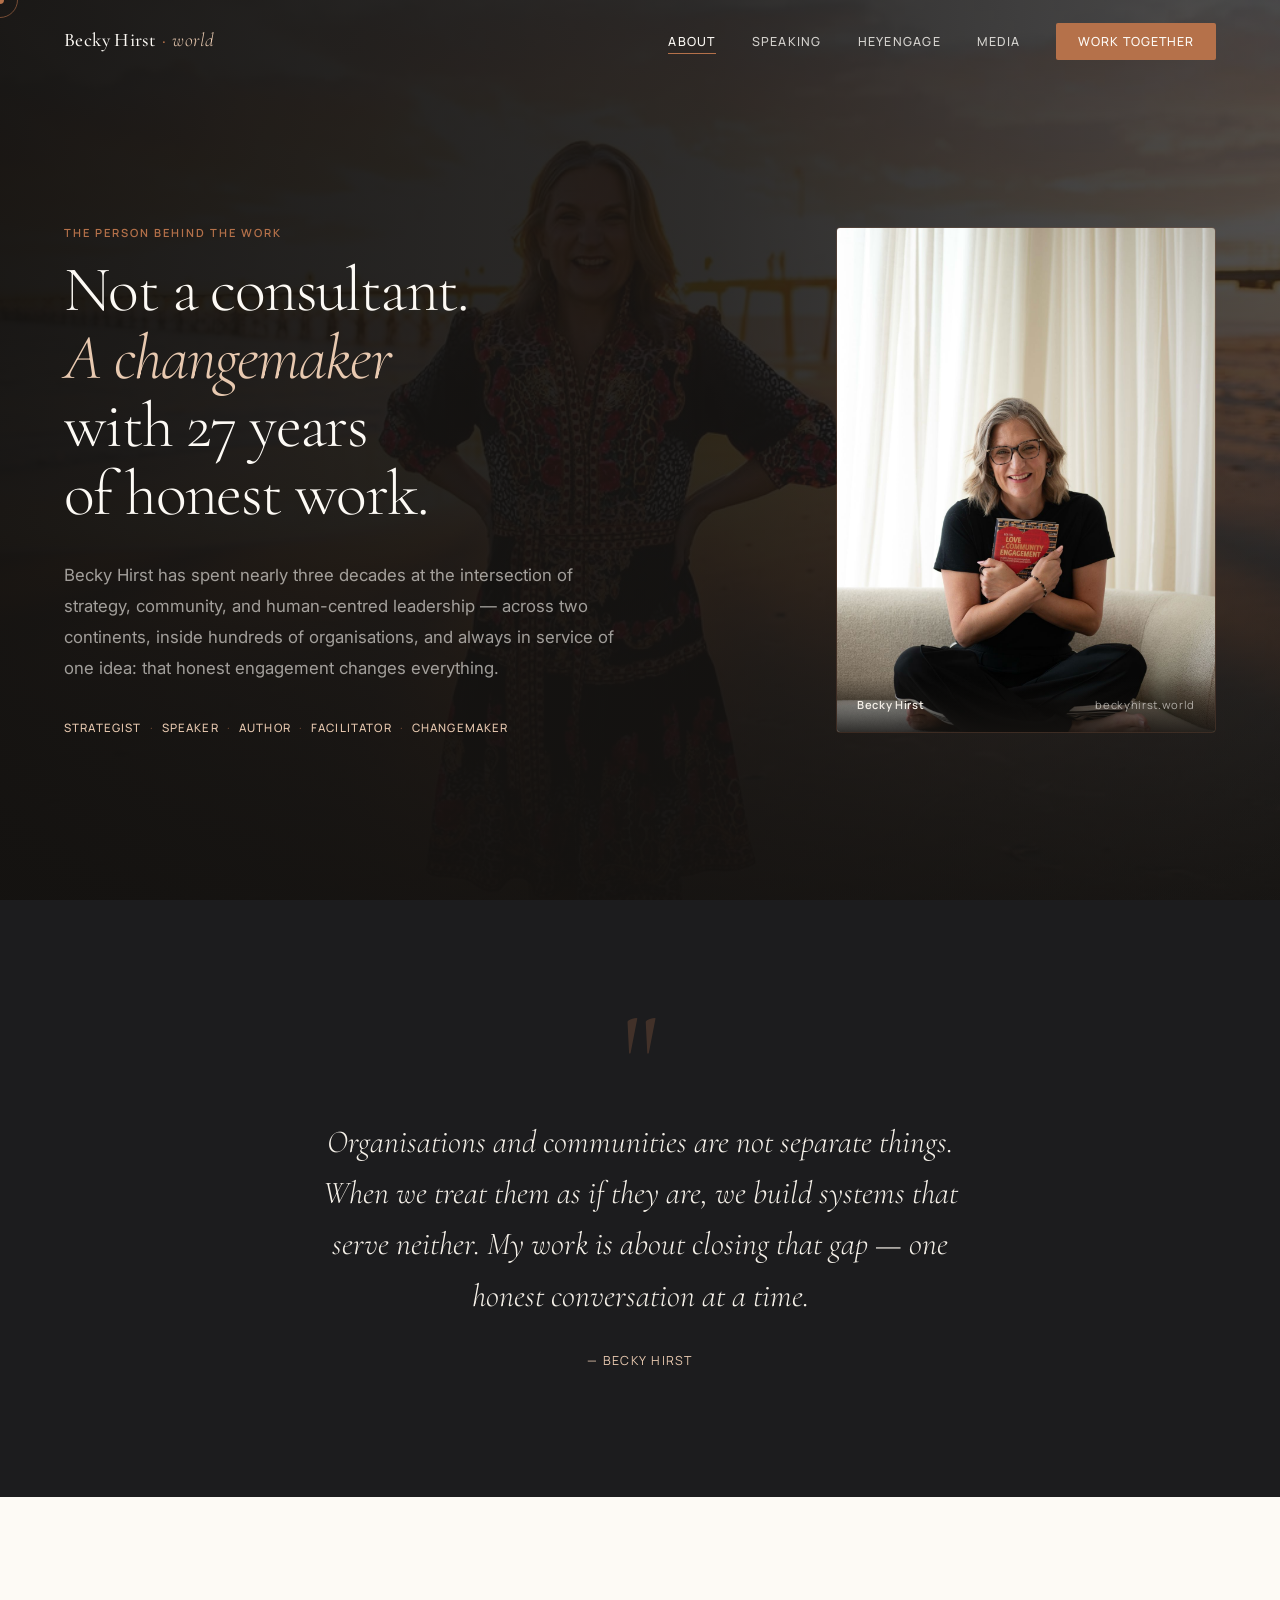
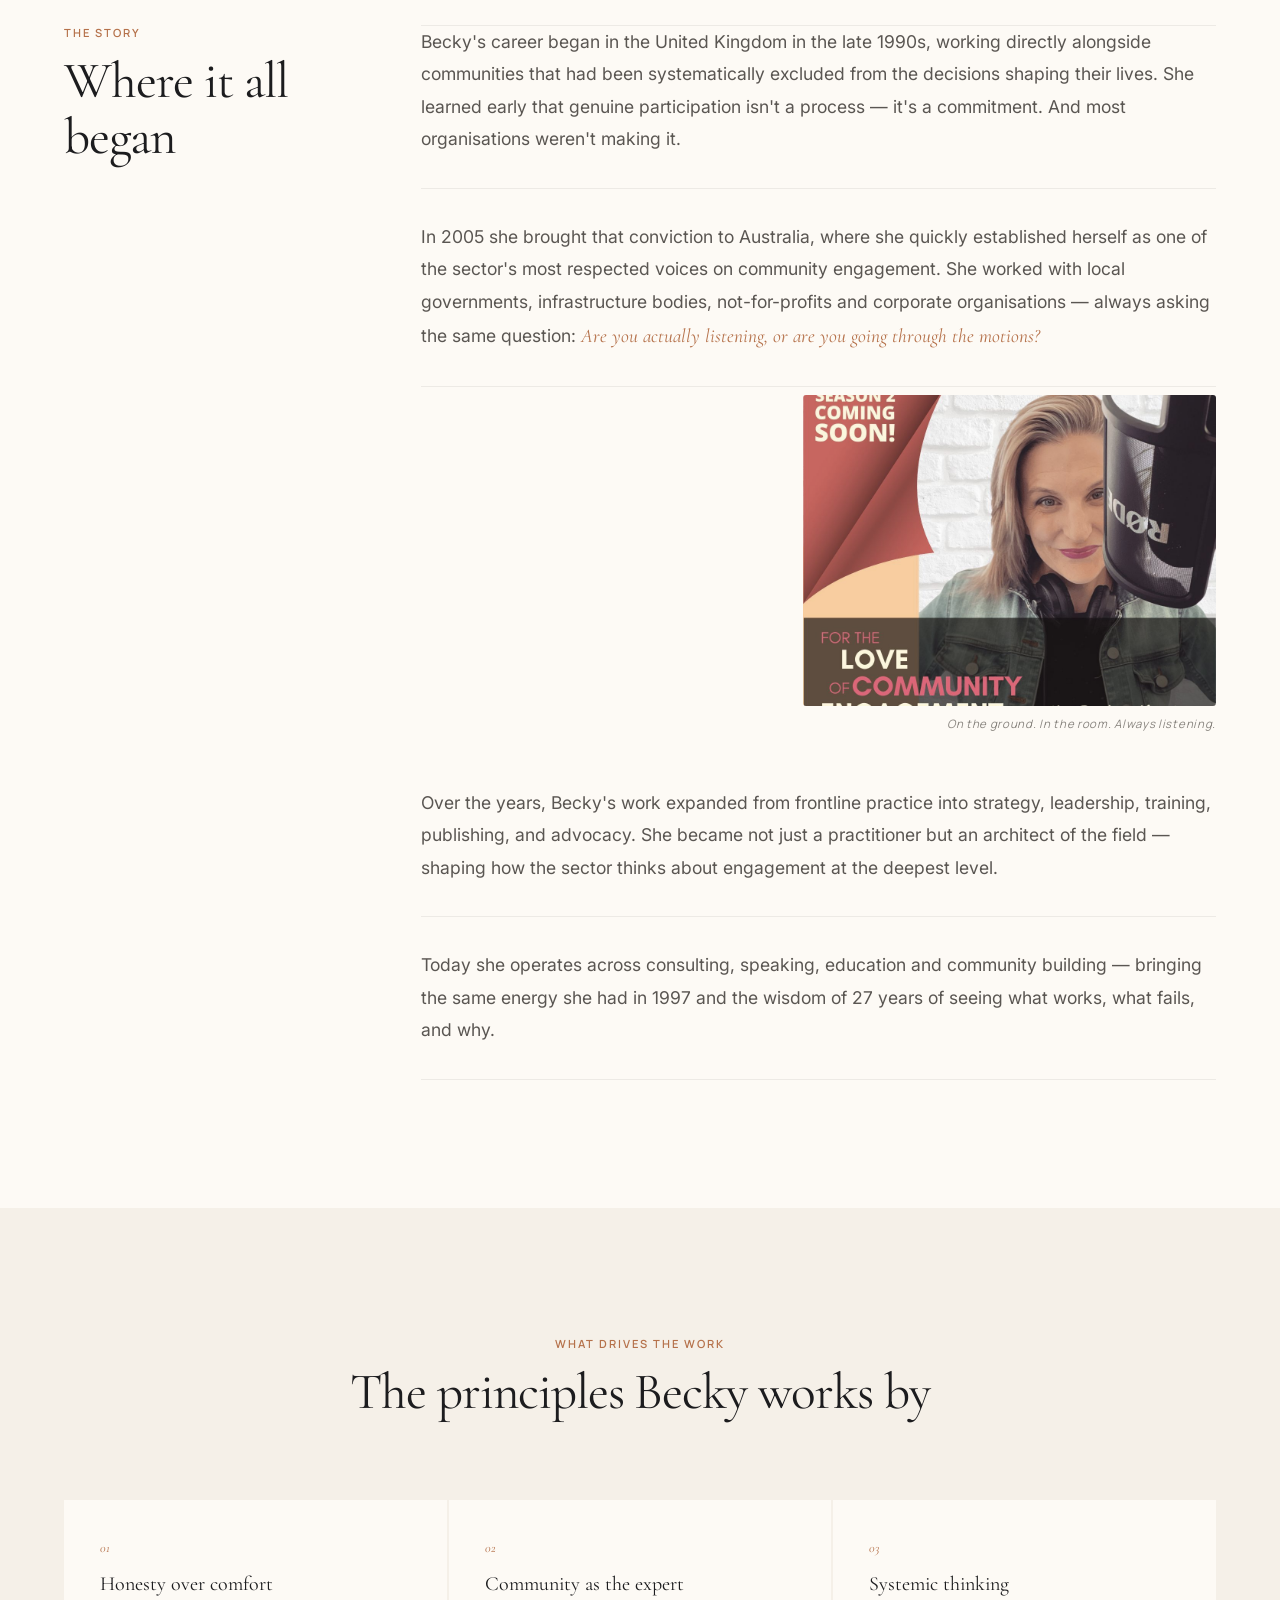
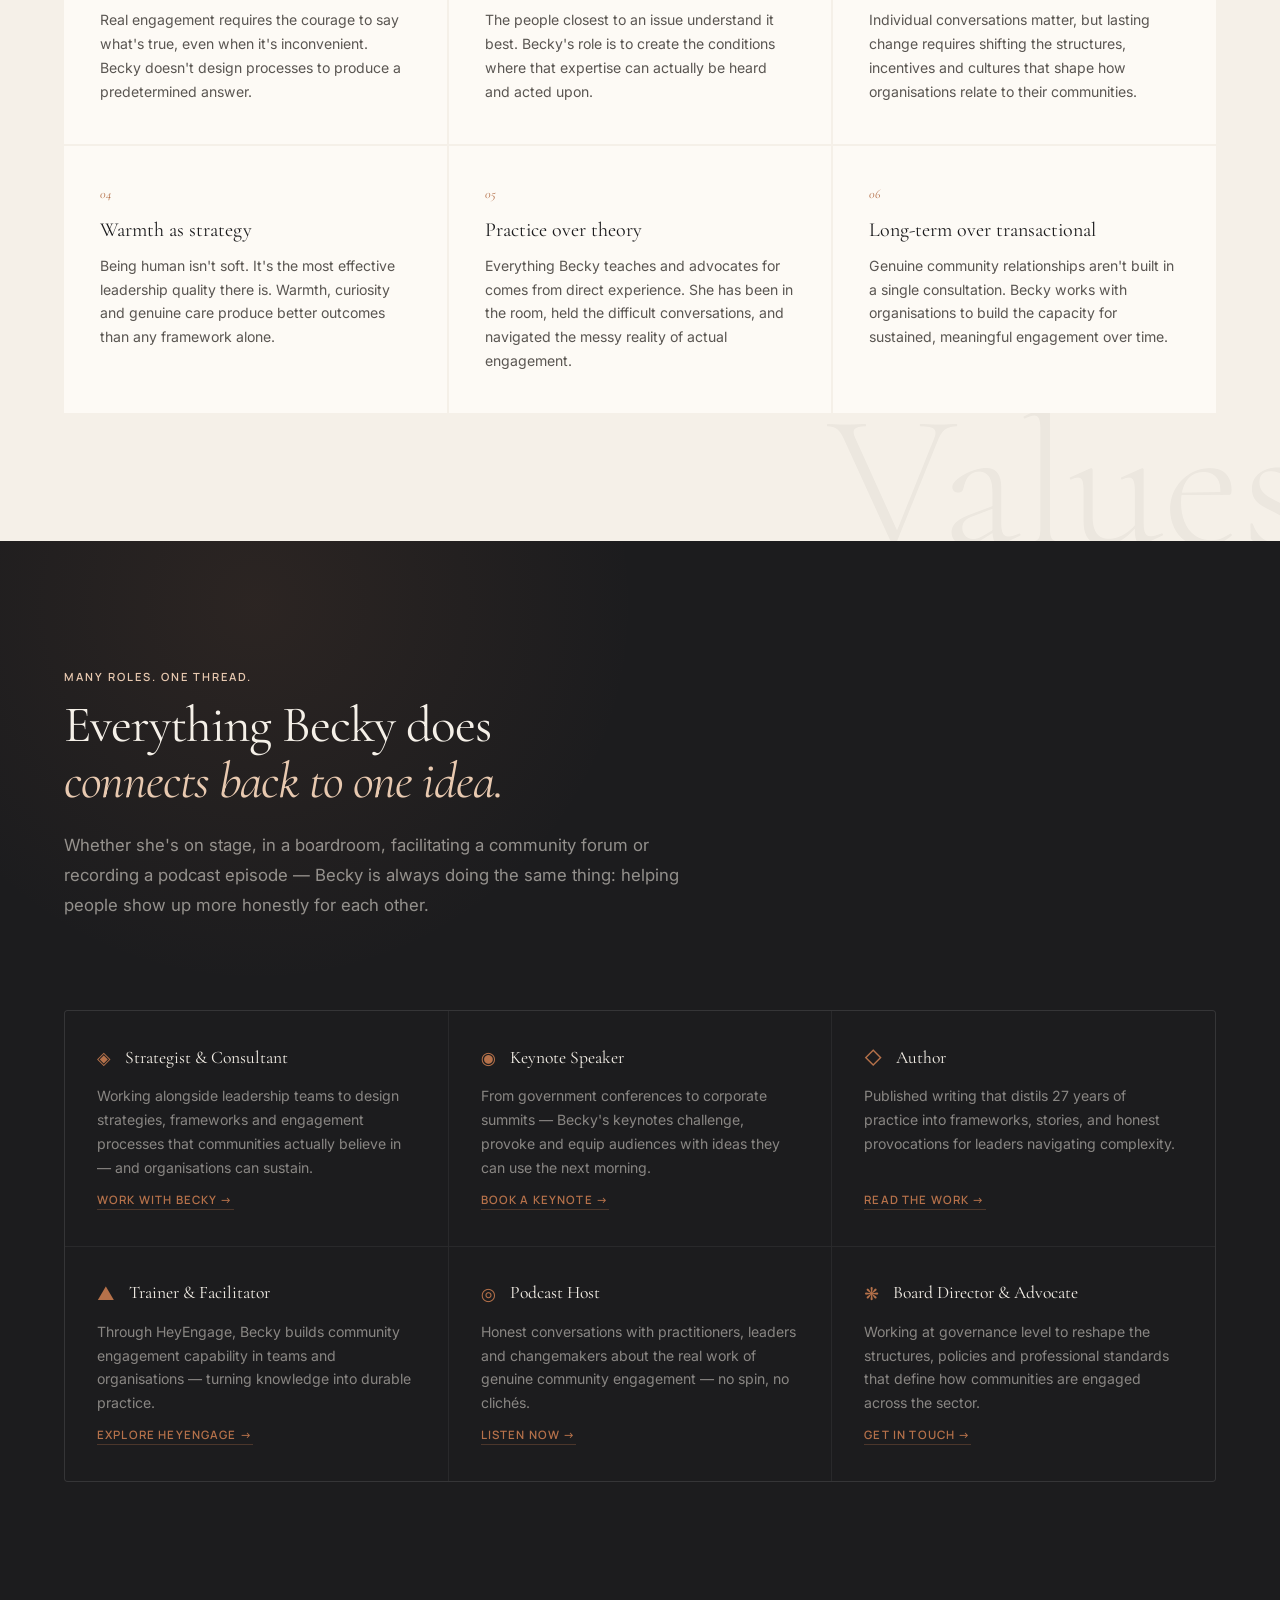
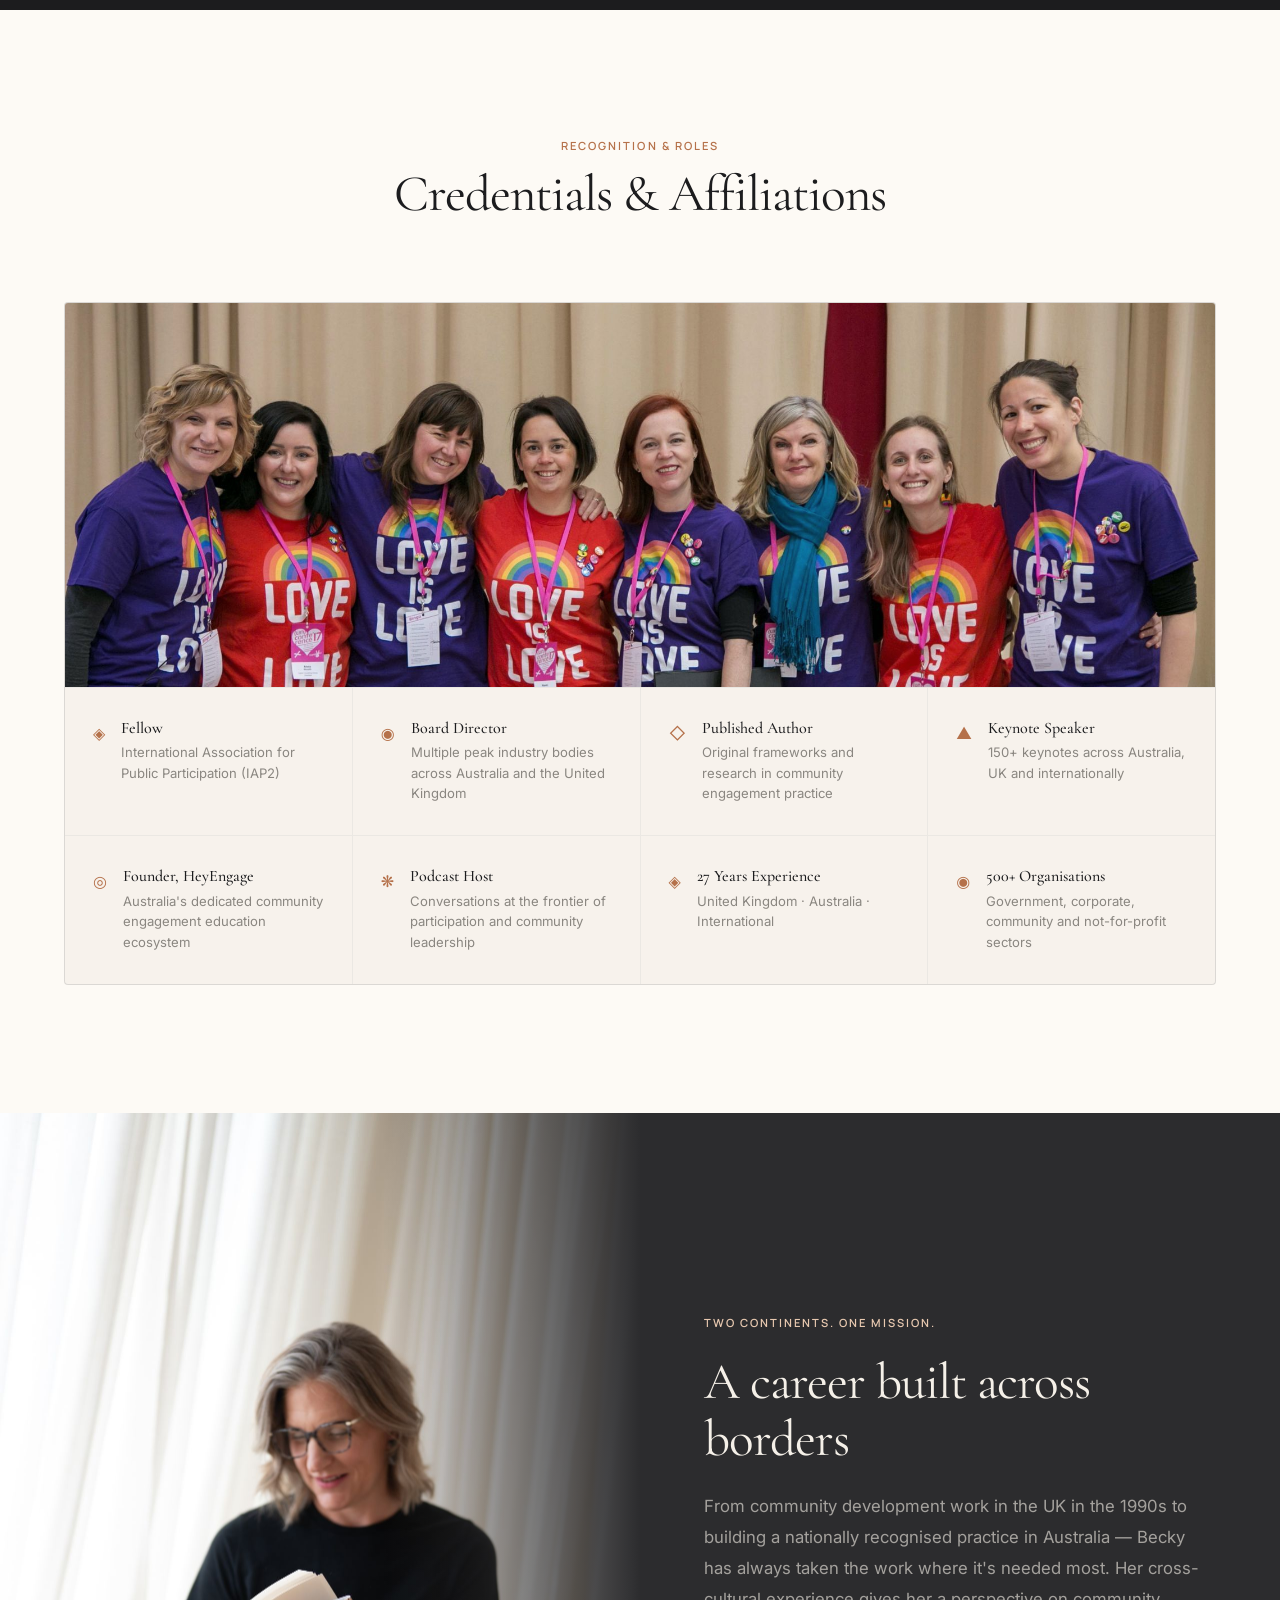
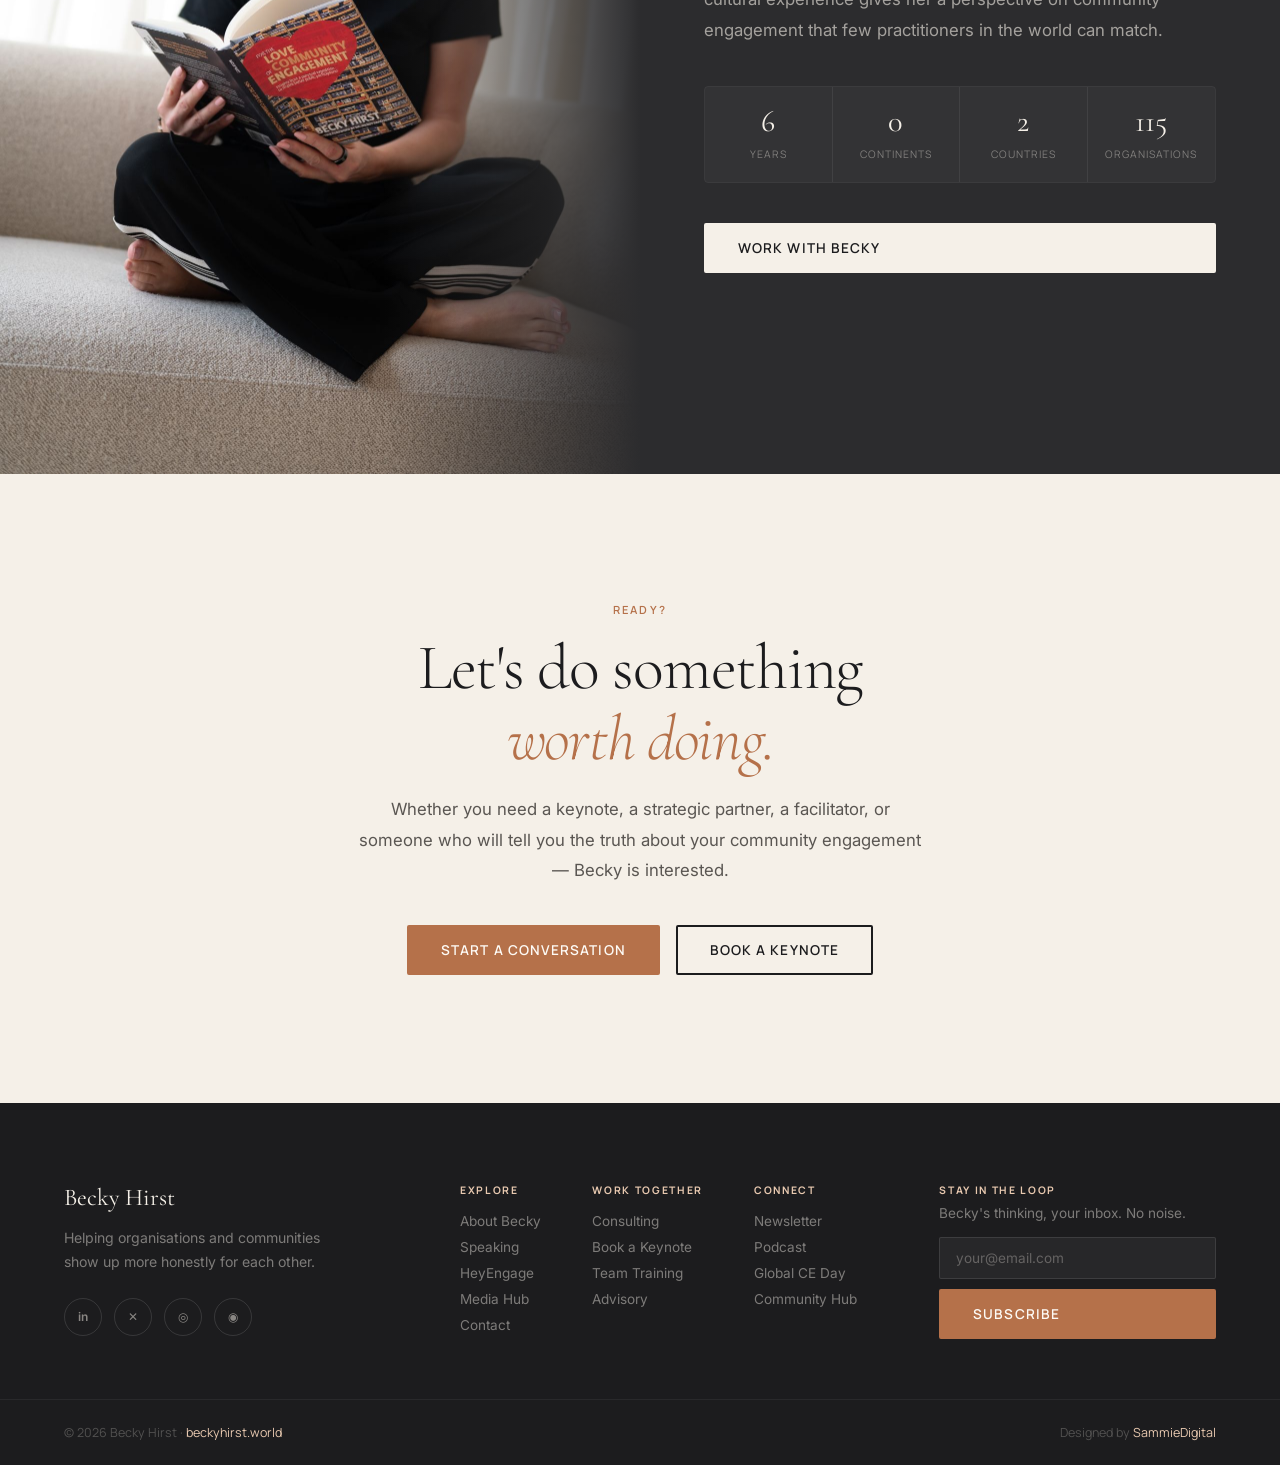
<file: about.html>
<!DOCTYPE html>
<html lang="en">
<head>
  <meta charset="UTF-8" />
  <meta name="viewport" content="width=device-width, initial-scale=1.0" />
  <meta name="description" content="About Becky Hirst — 27 years helping organisations and communities show up more honestly for each other. Community engagement specialist, strategist, author and changemaker." />
  <title>About — Becky Hirst</title>

  <link rel="preconnect" href="https://fonts.googleapis.com" />
  <link rel="preconnect" href="https://fonts.gstatic.com" crossorigin />
  <link href="https://fonts.googleapis.com/css2?family=Cormorant+Garamond:ital,wght@0,300;0,400;0,500;0,600;1,300;1,400;1,500&family=Inter:wght@300;400;500;600&family=Manrope:wght@300;400;500;600;700&display=swap" rel="stylesheet" />

  <link rel="stylesheet" href="styles.css" />
  <link rel="stylesheet" href="about.css" />
</head>
<body>

  <!-- CURSOR -->
  <div class="cursor" id="cursor"></div>
  <div class="cursor-follower" id="cursorFollower"></div>

  <!-- ===================== NAVIGATION ===================== -->
  <nav class="nav" id="nav">
    <div class="nav-inner">
      <a href="index.html" class="nav-logo">
        <span class="nav-logo-name">Becky Hirst</span>
        <span class="nav-logo-dot">·</span>
        <span class="nav-logo-world">world</span>
      </a>
      <ul class="nav-links" id="navLinks">
        <li><a href="about.html" class="nav-link nav-link--current">About</a></li>
        <li><a href="speaking.html" class="nav-link">Speaking</a></li>
        <li><a href="heyengage.html" class="nav-link">HeyEngage</a></li>
        <li><a href="media.html" class="nav-link">Media</a></li>
        <li><a href="contact.html" class="nav-link nav-link--cta">Work Together</a></li>
      </ul>
      <button class="nav-toggle" id="navToggle" aria-label="Toggle navigation">
        <span></span><span></span>
      </button>
    </div>
  </nav>

  <!-- ===================== HERO ===================== -->
  <section class="about-hero">
    <div class="about-hero-bg">
      <img
        src="images/hero-about-new.jpg"
        alt="Becky Hirst"
        class="about-hero-img"
        loading="eager"
      />
      <div class="about-hero-overlay"></div>
    </div>

    <div class="about-hero-content">
      <div class="about-hero-left">
        <div class="reveal-up">
          <span class="section-eyebrow">The Person Behind the Work</span>
          <h1 class="about-hero-headline">
            Not a consultant.<br />
            <em>A changemaker</em><br />
            with 27 years<br />
            of honest work.
          </h1>
        </div>
        <p class="about-hero-sub reveal-up" data-delay="150">
          Becky Hirst has spent nearly three decades at the intersection of strategy, community, and human-centred leadership — across two continents, inside hundreds of organisations, and always in service of one idea: that honest engagement changes everything.
        </p>
        <div class="about-hero-roles reveal-up" data-delay="250">
          <span>Strategist</span>
          <span>·</span>
          <span>Speaker</span>
          <span>·</span>
          <span>Author</span>
          <span>·</span>
          <span>Facilitator</span>
          <span>·</span>
          <span>Changemaker</span>
        </div>
      </div>

      <div class="about-hero-right reveal-up" data-delay="100">
        <div class="about-hero-portrait">
          <img
            src="images/becky-portrait-1.jpg"
            alt="Becky Hirst portrait"
            loading="eager"
          />
          <div class="about-portrait-caption">
            <span>Becky Hirst</span>
            <span>beckyhirst.world</span>
          </div>
        </div>
      </div>
    </div>
  </section>

  <!-- ===================== SECTION: BELIEF ===================== -->
  <section class="belief">
    <div class="container">
      <div class="belief-inner reveal-up">
        <span class="belief-mark">"</span>
        <blockquote class="belief-quote">
          Organisations and communities are not separate things. When we treat them as if they are, we build systems that serve neither. My work is about closing that gap — one honest conversation at a time.
        </blockquote>
        <cite class="belief-cite">— Becky Hirst</cite>
      </div>
    </div>
  </section>

  <!-- ===================== SECTION: STORY ===================== -->
  <section class="story">
    <div class="container">
      <div class="story-grid">

        <div class="story-left reveal-up">
          <span class="section-eyebrow">The Story</span>
          <h2 class="section-title">Where it all began</h2>
        </div>

        <div class="story-right">
          <div class="story-block reveal-up" data-delay="0">
            <p>
              Becky's career began in the United Kingdom in the late 1990s, working directly alongside communities that had been systematically excluded from the decisions shaping their lives. She learned early that genuine participation isn't a process — it's a commitment. And most organisations weren't making it.
            </p>
          </div>

          <div class="story-block reveal-up" data-delay="100">
            <p>
              In 2005 she brought that conviction to Australia, where she quickly established herself as one of the sector's most respected voices on community engagement. She worked with local governments, infrastructure bodies, not-for-profits and corporate organisations — always asking the same question: <em>Are you actually listening, or are you going through the motions?</em>
            </p>
          </div>

          <div class="story-portrait-aside reveal-up" data-delay="150">
            <img src="images/avatar-1.jpg" alt="Becky Hirst" loading="lazy" />
            <span>On the ground. In the room. Always listening.</span>
          </div>

          <div class="story-block reveal-up" data-delay="200">
            <p>
              Over the years, Becky's work expanded from frontline practice into strategy, leadership, training, publishing, and advocacy. She became not just a practitioner but an architect of the field — shaping how the sector thinks about engagement at the deepest level.
            </p>
          </div>

          <div class="story-block reveal-up" data-delay="300">
            <p>
              Today she operates across consulting, speaking, education and community building — bringing the same energy she had in 1997 and the wisdom of 27 years of seeing what works, what fails, and why.
            </p>
          </div>
        </div>

      </div>
    </div>
  </section>

  <!-- ===================== SECTION: VALUES ===================== -->
  <section class="values">
    <div class="values-bg-text" aria-hidden="true">Values</div>
    <div class="container">
      <div class="section-header reveal-up">
        <span class="section-eyebrow">What Drives the Work</span>
        <h2 class="section-title">The principles Becky works by</h2>
      </div>

      <div class="values-grid">

        <div class="value-card reveal-up" data-delay="0">
          <div class="value-number">01</div>
          <h3>Honesty over comfort</h3>
          <p>Real engagement requires the courage to say what's true, even when it's inconvenient. Becky doesn't design processes to produce a predetermined answer.</p>
        </div>

        <div class="value-card reveal-up" data-delay="80">
          <div class="value-number">02</div>
          <h3>Community as the expert</h3>
          <p>The people closest to an issue understand it best. Becky's role is to create the conditions where that expertise can actually be heard and acted upon.</p>
        </div>

        <div class="value-card reveal-up" data-delay="160">
          <div class="value-number">03</div>
          <h3>Systemic thinking</h3>
          <p>Individual conversations matter, but lasting change requires shifting the structures, incentives and cultures that shape how organisations relate to their communities.</p>
        </div>

        <div class="value-card reveal-up" data-delay="240">
          <div class="value-number">04</div>
          <h3>Warmth as strategy</h3>
          <p>Being human isn't soft. It's the most effective leadership quality there is. Warmth, curiosity and genuine care produce better outcomes than any framework alone.</p>
        </div>

        <div class="value-card reveal-up" data-delay="320">
          <div class="value-number">05</div>
          <h3>Practice over theory</h3>
          <p>Everything Becky teaches and advocates for comes from direct experience. She has been in the room, held the difficult conversations, and navigated the messy reality of actual engagement.</p>
        </div>

        <div class="value-card reveal-up" data-delay="400">
          <div class="value-number">06</div>
          <h3>Long-term over transactional</h3>
          <p>Genuine community relationships aren't built in a single consultation. Becky works with organisations to build the capacity for sustained, meaningful engagement over time.</p>
        </div>

      </div>
    </div>
  </section>

  <!-- ===================== SECTION: DIMENSIONS ===================== -->
  <section class="dimensions">
    <div class="dimensions-inner">

      <div class="dimensions-intro reveal-up">
        <span class="section-eyebrow section-eyebrow--light">Many Roles. One Thread.</span>
        <h2 class="section-title section-title--light">Everything Becky does<br /><em>connects back to one idea.</em></h2>
        <p>Whether she's on stage, in a boardroom, facilitating a community forum or recording a podcast episode — Becky is always doing the same thing: helping people show up more honestly for each other.</p>
      </div>

      <div class="dimensions-cards">

        <div class="dim-card reveal-up" data-delay="0">
          <div class="dim-card-top">
            <span class="dim-icon">◈</span>
            <h3>Strategist & Consultant</h3>
          </div>
          <p>Working alongside leadership teams to design strategies, frameworks and engagement processes that communities actually believe in — and organisations can sustain.</p>
          <a href="contact.html" class="dim-link">Work with Becky →</a>
        </div>

        <div class="dim-card reveal-up" data-delay="80">
          <div class="dim-card-top">
            <span class="dim-icon">◉</span>
            <h3>Keynote Speaker</h3>
          </div>
          <p>From government conferences to corporate summits — Becky's keynotes challenge, provoke and equip audiences with ideas they can use the next morning.</p>
          <a href="speaking.html" class="dim-link">Book a Keynote →</a>
        </div>

        <div class="dim-card reveal-up" data-delay="160">
          <div class="dim-card-top">
            <span class="dim-icon">◇</span>
            <h3>Author</h3>
          </div>
          <p>Published writing that distils 27 years of practice into frameworks, stories, and honest provocations for leaders navigating complexity.</p>
          <a href="media.html" class="dim-link">Read the Work →</a>
        </div>

        <div class="dim-card reveal-up" data-delay="240">
          <div class="dim-card-top">
            <span class="dim-icon">▲</span>
            <h3>Trainer & Facilitator</h3>
          </div>
          <p>Through HeyEngage, Becky builds community engagement capability in teams and organisations — turning knowledge into durable practice.</p>
          <a href="heyengage.html" class="dim-link">Explore HeyEngage →</a>
        </div>

        <div class="dim-card reveal-up" data-delay="320">
          <div class="dim-card-top">
            <span class="dim-icon">◎</span>
            <h3>Podcast Host</h3>
          </div>
          <p>Honest conversations with practitioners, leaders and changemakers about the real work of genuine community engagement — no spin, no clichés.</p>
          <a href="media.html" class="dim-link">Listen Now →</a>
        </div>

        <div class="dim-card reveal-up" data-delay="400">
          <div class="dim-card-top">
            <span class="dim-icon">❋</span>
            <h3>Board Director & Advocate</h3>
          </div>
          <p>Working at governance level to reshape the structures, policies and professional standards that define how communities are engaged across the sector.</p>
          <a href="contact.html" class="dim-link">Get in Touch →</a>
        </div>

      </div>
    </div>
  </section>

  <!-- ===================== SECTION: CREDENTIALS ===================== -->
  <section class="credentials">
    <div class="container">
      <div class="section-header reveal-up">
        <span class="section-eyebrow">Recognition & Roles</span>
        <h2 class="section-title">Credentials & Affiliations</h2>
      </div>

      <div class="creds-grid">

        <div class="creds-portrait reveal-up">
          <img src="images/credentials-group.jpg" alt="Becky Hirst with community" loading="lazy" />
        </div>

        <div class="cred-item reveal-up" data-delay="0">
          <div class="cred-icon">◈</div>
          <div class="cred-body">
            <h4>Fellow</h4>
            <p>International Association for Public Participation (IAP2)</p>
          </div>
        </div>

        <div class="cred-item reveal-up" data-delay="60">
          <div class="cred-icon">◉</div>
          <div class="cred-body">
            <h4>Board Director</h4>
            <p>Multiple peak industry bodies across Australia and the United Kingdom</p>
          </div>
        </div>

        <div class="cred-item reveal-up" data-delay="120">
          <div class="cred-icon">◇</div>
          <div class="cred-body">
            <h4>Published Author</h4>
            <p>Original frameworks and research in community engagement practice</p>
          </div>
        </div>

        <div class="cred-item reveal-up" data-delay="180">
          <div class="cred-icon">▲</div>
          <div class="cred-body">
            <h4>Keynote Speaker</h4>
            <p>150+ keynotes across Australia, UK and internationally</p>
          </div>
        </div>

        <div class="cred-item reveal-up" data-delay="240">
          <div class="cred-icon">◎</div>
          <div class="cred-body">
            <h4>Founder, HeyEngage</h4>
            <p>Australia's dedicated community engagement education ecosystem</p>
          </div>
        </div>

        <div class="cred-item reveal-up" data-delay="300">
          <div class="cred-icon">❋</div>
          <div class="cred-body">
            <h4>Podcast Host</h4>
            <p>Conversations at the frontier of participation and community leadership</p>
          </div>
        </div>

        <div class="cred-item reveal-up" data-delay="360">
          <div class="cred-icon">◈</div>
          <div class="cred-body">
            <h4>27 Years Experience</h4>
            <p>United Kingdom · Australia · International</p>
          </div>
        </div>

        <div class="cred-item reveal-up" data-delay="420">
          <div class="cred-icon">◉</div>
          <div class="cred-body">
            <h4>500+ Organisations</h4>
            <p>Government, corporate, community and not-for-profit sectors</p>
          </div>
        </div>

      </div>
    </div>
  </section>

  <!-- ===================== SECTION: GLOBAL ===================== -->
  <section class="global-reach">
    <div class="global-image-col">
      <img
        src="images/becky-portrait-2.jpg"
        alt="Global community"
        class="global-img"
        loading="lazy"
      />
      <div class="global-img-overlay"></div>
    </div>

    <div class="global-content-col reveal-up">
      <span class="section-eyebrow section-eyebrow--light">Two Continents. One Mission.</span>
      <h2 class="section-title section-title--light">A career built across borders</h2>
      <p class="global-desc">
        From community development work in the UK in the 1990s to building a nationally recognised practice in Australia — Becky has always taken the work where it's needed most. Her cross-cultural experience gives her a perspective on community engagement that few practitioners in the world can match.
      </p>

      <div class="global-stats">
        <div class="global-stat">
          <strong class="counter" data-count="27">0</strong>
          <span>Years</span>
        </div>
        <div class="global-stat">
          <strong class="counter" data-count="2">0</strong>
          <span>Continents</span>
        </div>
        <div class="global-stat">
          <strong class="counter" data-count="12">0</strong>
          <span>Countries</span>
        </div>
        <div class="global-stat">
          <strong class="counter" data-count="500">0</strong>
          <span>Organisations</span>
        </div>
      </div>

      <a href="contact.html" class="btn btn-light">Work with Becky</a>
    </div>
  </section>

  <!-- ===================== SECTION: CTA ===================== -->
  <section class="about-cta">
    <div class="container">
      <div class="about-cta-inner reveal-up">
        <span class="section-eyebrow">Ready?</span>
        <h2 class="about-cta-headline">
          Let's do something<br /><em>worth doing.</em>
        </h2>
        <p>Whether you need a keynote, a strategic partner, a facilitator, or someone who will tell you the truth about your community engagement — Becky is interested.</p>
        <div class="about-cta-actions">
          <a href="contact.html" class="btn btn-primary">Start a Conversation</a>
          <a href="speaking.html" class="btn btn-outline">Book a Keynote</a>
        </div>
      </div>
    </div>
  </section>

  <!-- ===================== FOOTER ===================== -->
  <footer class="footer">
    <div class="footer-inner">
      <div class="footer-brand">
        <a href="index.html" class="footer-logo">Becky Hirst</a>
        <p class="footer-tagline">Helping organisations and communities<br />show up more honestly for each other.</p>
        <div class="footer-socials">
          <a href="#" class="social-link" aria-label="LinkedIn">in</a>
          <a href="#" class="social-link" aria-label="Twitter/X">✕</a>
          <a href="#" class="social-link" aria-label="Instagram">◎</a>
          <a href="#" class="social-link" aria-label="Podcast">◉</a>
        </div>
      </div>

      <nav class="footer-nav" aria-label="Footer navigation">
        <div class="footer-nav-col">
          <h5>Explore</h5>
          <a href="about.html">About Becky</a>
          <a href="speaking.html">Speaking</a>
          <a href="heyengage.html">HeyEngage</a>
          <a href="media.html">Media Hub</a>
          <a href="contact.html">Contact</a>
        </div>
        <div class="footer-nav-col">
          <h5>Work Together</h5>
          <a href="contact.html">Consulting</a>
          <a href="speaking.html">Book a Keynote</a>
          <a href="heyengage.html">Team Training</a>
          <a href="contact.html">Advisory</a>
        </div>
        <div class="footer-nav-col">
          <h5>Connect</h5>
          <a href="#">Newsletter</a>
          <a href="#">Podcast</a>
          <a href="#">Global CE Day</a>
          <a href="#">Community Hub</a>
        </div>
      </nav>

      <div class="footer-newsletter">
        <h5>Stay in the loop</h5>
        <p>Becky's thinking, your inbox. No noise.</p>
        <div class="footer-form">
          <input type="email" placeholder="your@email.com" aria-label="Newsletter email" />
          <button class="btn btn-primary">Subscribe</button>
        </div>
      </div>
    </div>

    <div class="footer-bottom">
      <p>© 2026 Becky Hirst · <a href="index.html">beckyhirst.world</a></p>
      <p>Designed by <a href="https://sammiedigital.vercel.app/" target="_blank" rel="noopener noreferrer">SammieDigital</a></p>
    </div>
  </footer>

  <script src="script.js"></script>
</body>
</html>
</file>
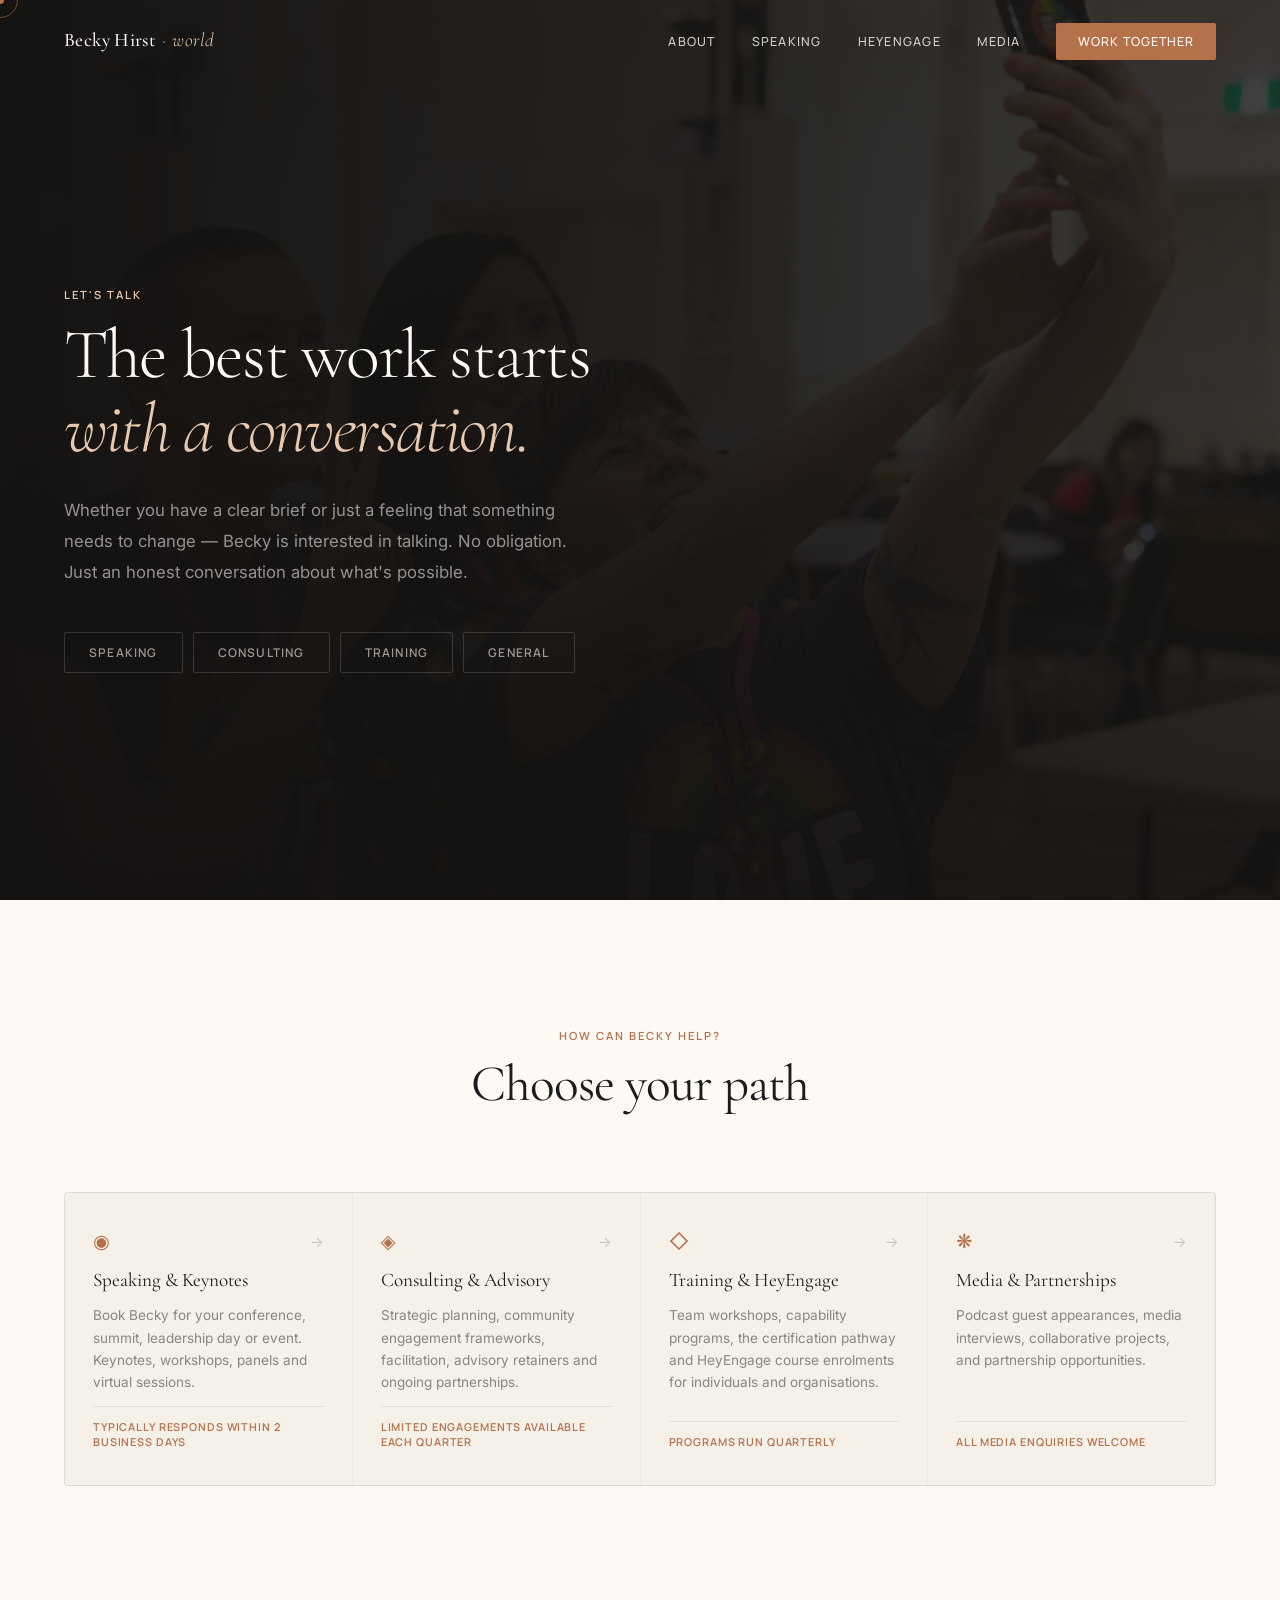
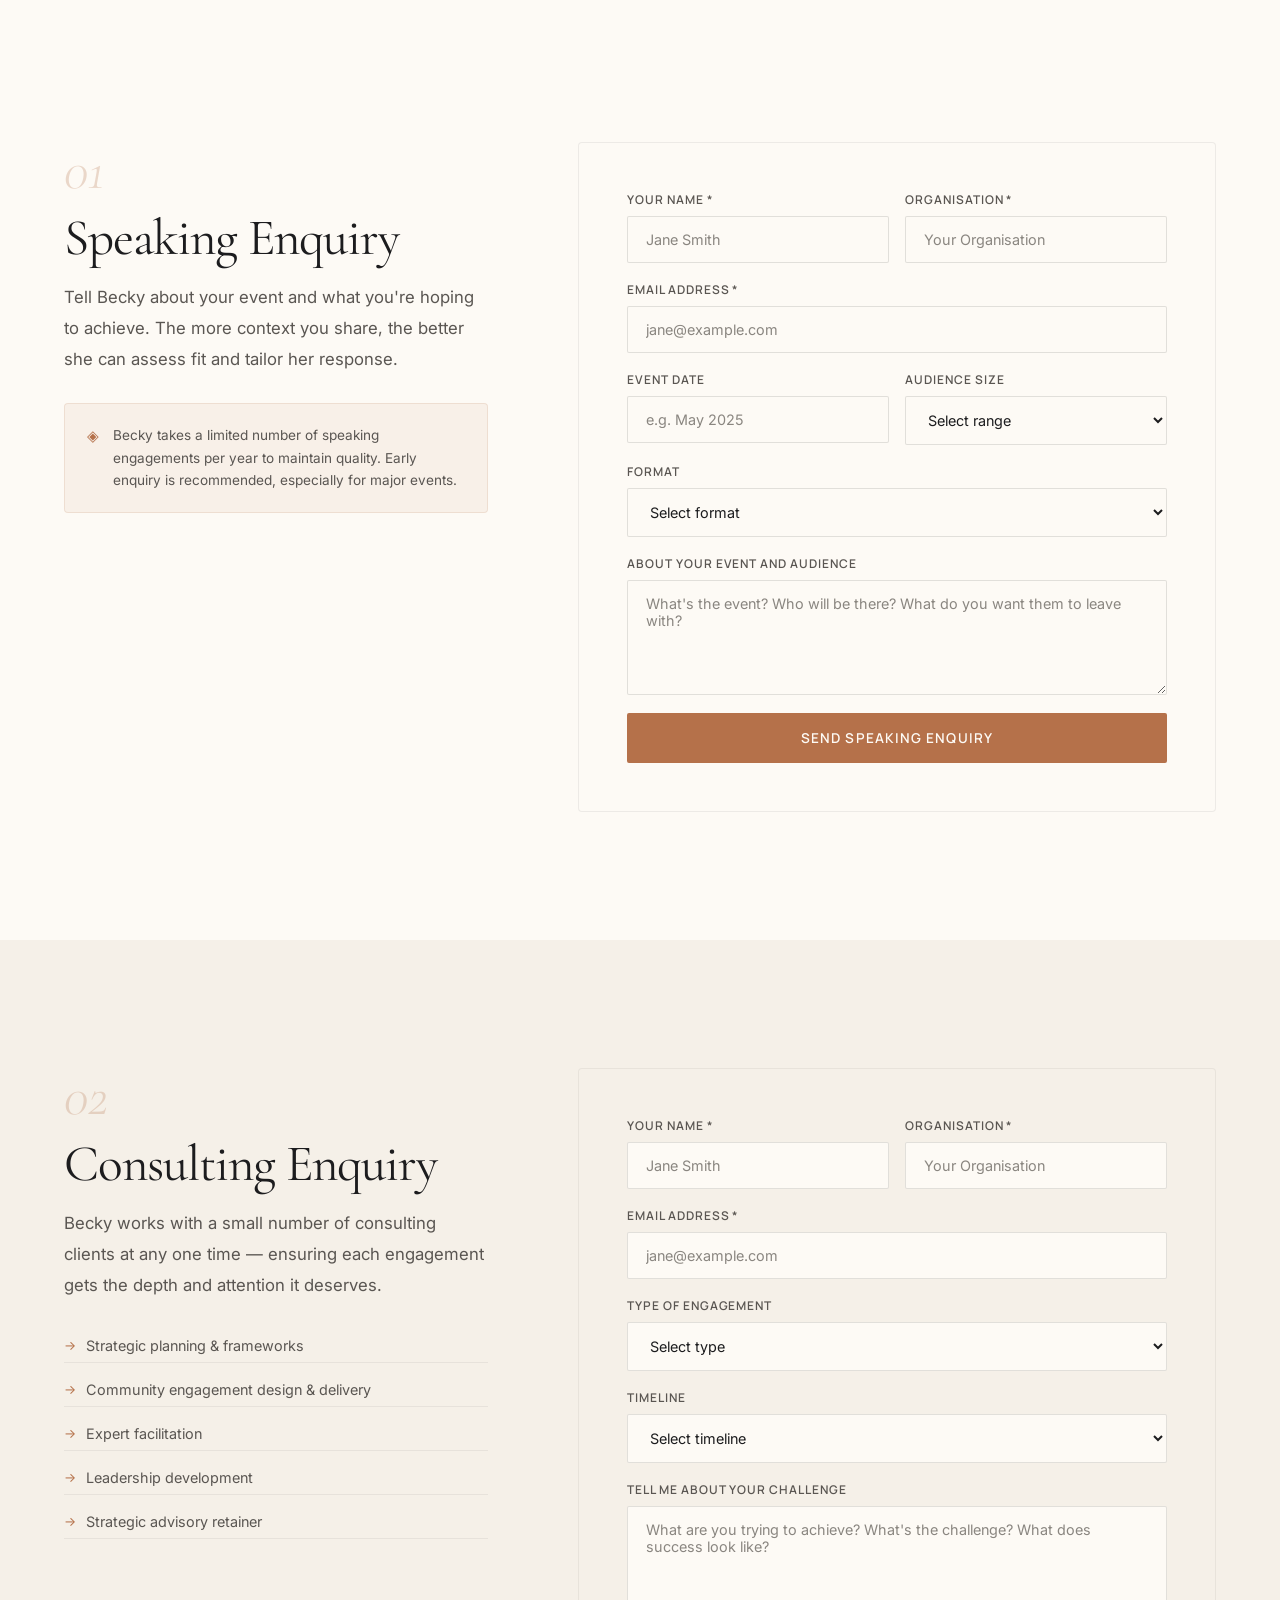
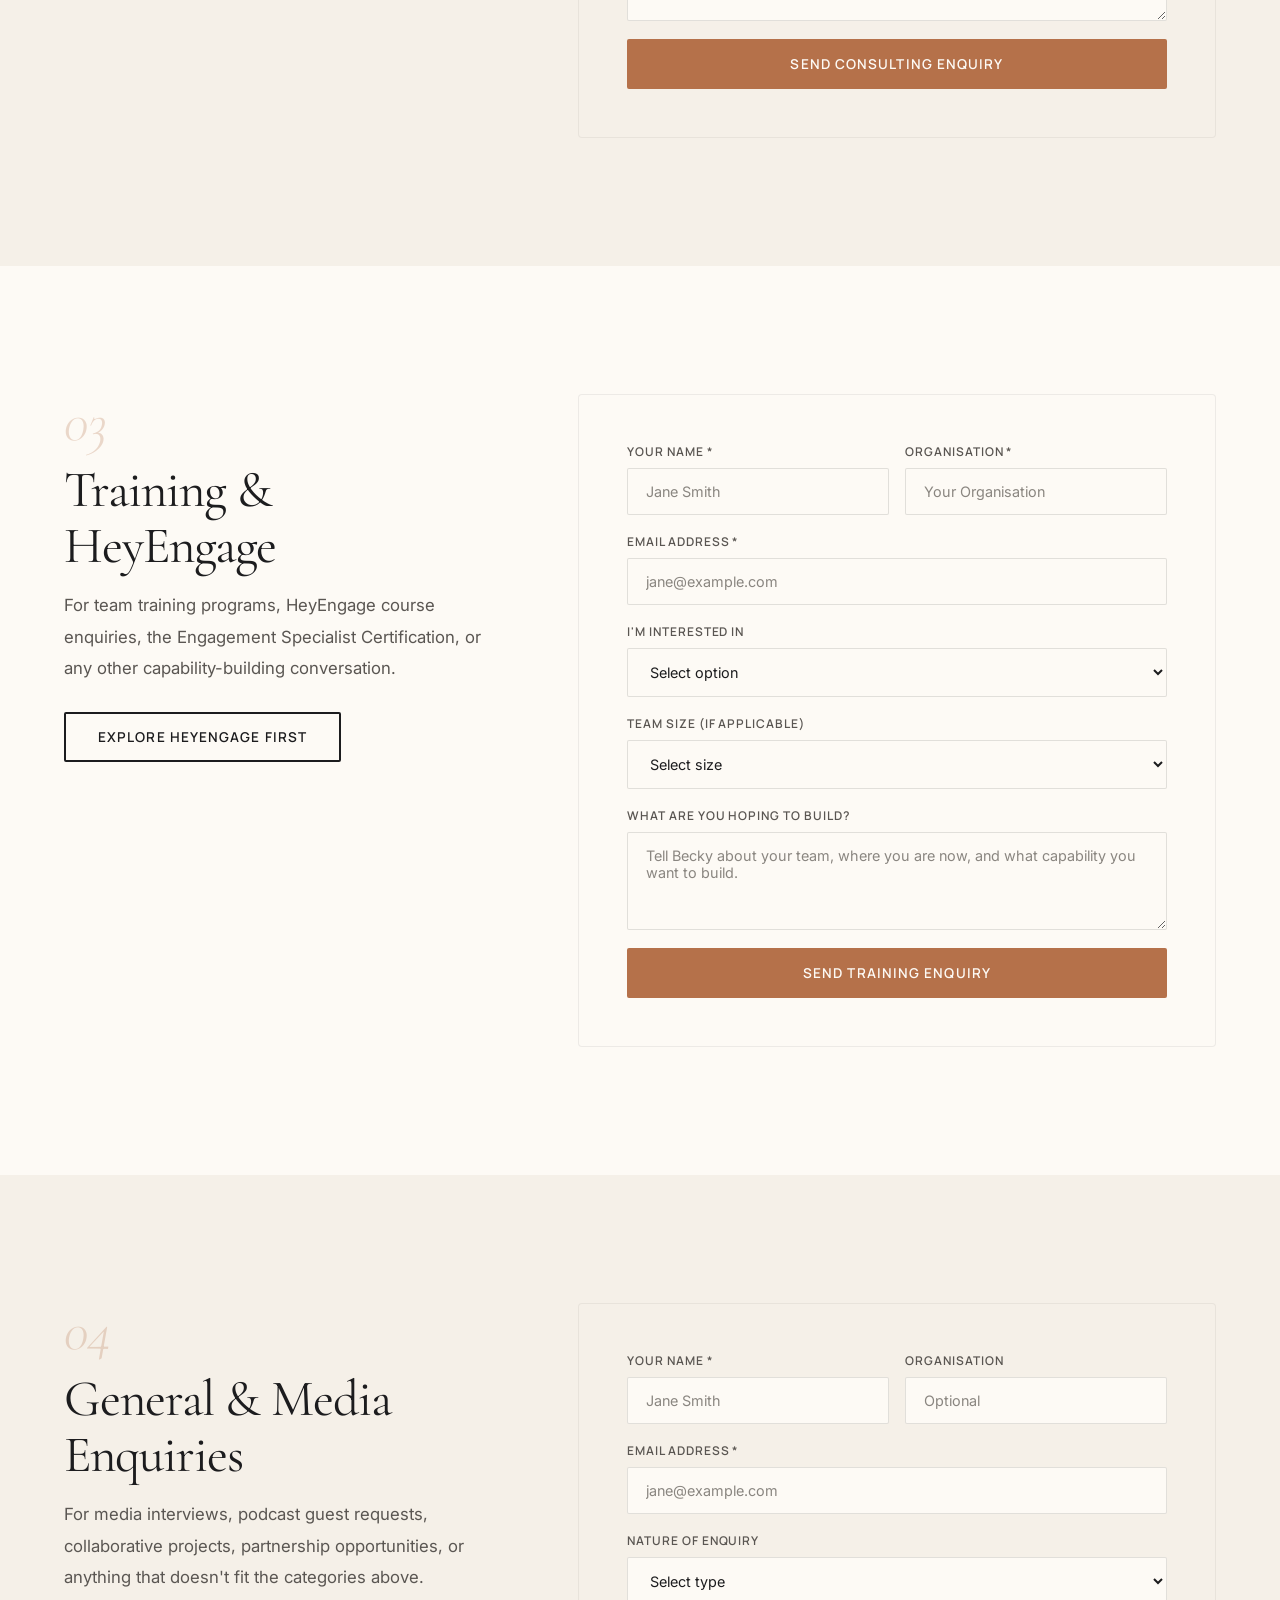
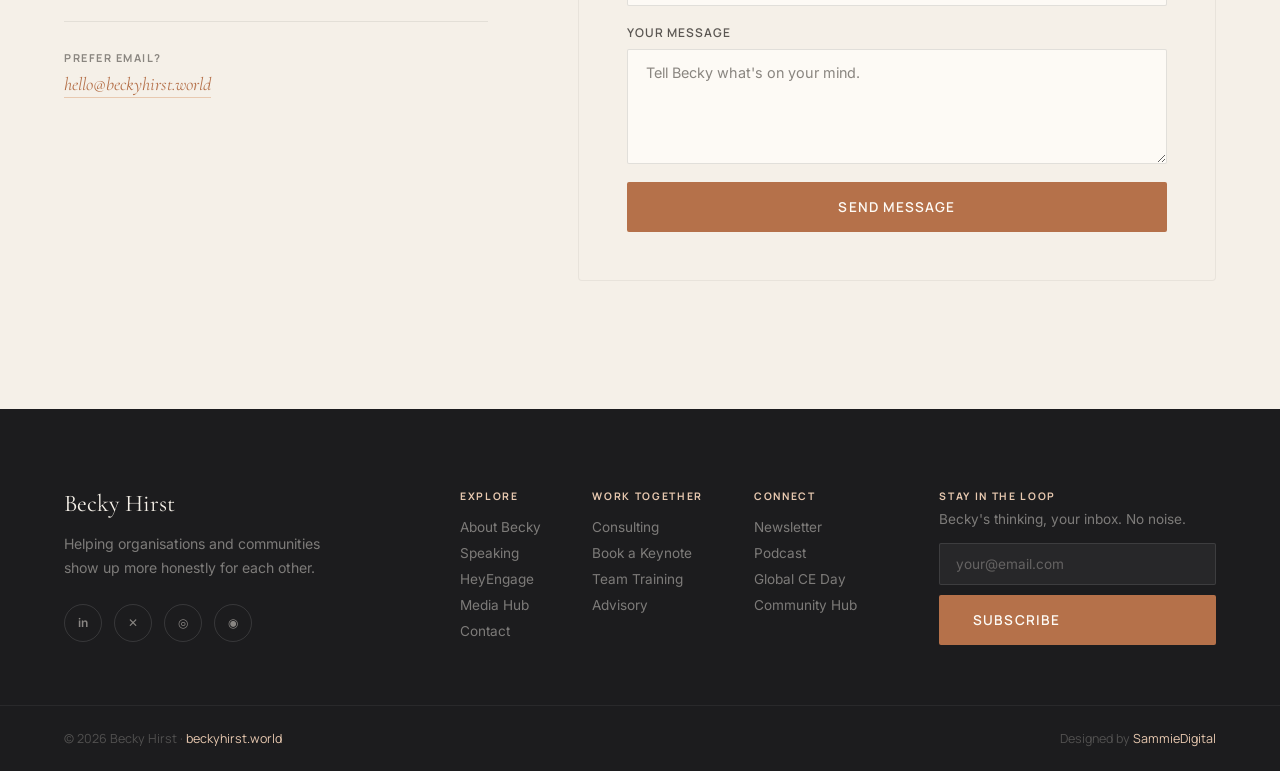
<file: contact.html>
<!DOCTYPE html>
<html lang="en">
<head>
  <meta charset="UTF-8" />
  <meta name="viewport" content="width=device-width, initial-scale=1.0" />
  <meta name="description" content="Get in touch with Becky Hirst — speaking bookings, consulting inquiries, training and partnership opportunities." />
  <title>Contact — Becky Hirst</title>

  <link rel="preconnect" href="https://fonts.googleapis.com" />
  <link rel="preconnect" href="https://fonts.gstatic.com" crossorigin />
  <link href="https://fonts.googleapis.com/css2?family=Cormorant+Garamond:ital,wght@0,300;0,400;0,500;0,600;1,300;1,400;1,500&family=Inter:wght@300;400;500;600&family=Manrope:wght@300;400;500;600;700&display=swap" rel="stylesheet" />

  <link rel="stylesheet" href="styles.css" />
  <link rel="stylesheet" href="contact.css" />
</head>
<body>

  <div class="cursor" id="cursor"></div>
  <div class="cursor-follower" id="cursorFollower"></div>

  <!-- ===================== NAVIGATION ===================== -->
  <nav class="nav" id="nav">
    <div class="nav-inner">
      <a href="index.html" class="nav-logo">
        <span class="nav-logo-name">Becky Hirst</span>
        <span class="nav-logo-dot">·</span>
        <span class="nav-logo-world">world</span>
      </a>
      <ul class="nav-links" id="navLinks">
        <li><a href="about.html" class="nav-link">About</a></li>
        <li><a href="speaking.html" class="nav-link">Speaking</a></li>
        <li><a href="heyengage.html" class="nav-link">HeyEngage</a></li>
        <li><a href="media.html" class="nav-link">Media</a></li>
        <li><a href="contact.html" class="nav-link nav-link--current nav-link--cta">Work Together</a></li>
      </ul>
      <button class="nav-toggle" id="navToggle" aria-label="Toggle navigation">
        <span></span><span></span>
      </button>
    </div>
  </nav>

  <!-- ===================== HERO ===================== -->
  <section class="contact-hero">
    <div class="contact-hero-bg">
      <img
        src="images/hero-contact.jpg"
        alt="Work together"
        class="contact-hero-img"
        loading="eager"
      />
      <div class="contact-hero-overlay"></div>
    </div>

    <div class="contact-hero-content">
      <div class="contact-hero-inner reveal-up">
        <span class="section-eyebrow section-eyebrow--light">Let's Talk</span>
        <h1 class="contact-hero-headline">
          The best work starts<br />
          <em>with a conversation.</em>
        </h1>
        <p class="contact-hero-sub">
          Whether you have a clear brief or just a feeling that something needs to change — Becky is interested in talking. No obligation. Just an honest conversation about what's possible.
        </p>
        <div class="contact-hero-ways">
          <a href="#speaking-enquiry" class="contact-way-btn">Speaking</a>
          <a href="#consulting-enquiry" class="contact-way-btn">Consulting</a>
          <a href="#training-enquiry" class="contact-way-btn">Training</a>
          <a href="#general-enquiry" class="contact-way-btn">General</a>
        </div>
      </div>
    </div>
  </section>

  <!-- ===================== SECTION: OPTIONS ===================== -->
  <section class="contact-options">
    <div class="container">
      <div class="section-header reveal-up">
        <span class="section-eyebrow">How Can Becky Help?</span>
        <h2 class="section-title">Choose your path</h2>
      </div>

      <div class="contact-paths">

        <a href="#speaking-enquiry" class="contact-path reveal-up" data-delay="0">
          <div class="contact-path-top">
            <span class="contact-path-icon">◉</span>
            <span class="contact-path-arrow">→</span>
          </div>
          <h3>Speaking & Keynotes</h3>
          <p>Book Becky for your conference, summit, leadership day or event. Keynotes, workshops, panels and virtual sessions.</p>
          <div class="contact-path-detail">Typically responds within 2 business days</div>
        </a>

        <a href="#consulting-enquiry" class="contact-path reveal-up" data-delay="80">
          <div class="contact-path-top">
            <span class="contact-path-icon">◈</span>
            <span class="contact-path-arrow">→</span>
          </div>
          <h3>Consulting & Advisory</h3>
          <p>Strategic planning, community engagement frameworks, facilitation, advisory retainers and ongoing partnerships.</p>
          <div class="contact-path-detail">Limited engagements available each quarter</div>
        </a>

        <a href="#training-enquiry" class="contact-path reveal-up" data-delay="160">
          <div class="contact-path-top">
            <span class="contact-path-icon">◇</span>
            <span class="contact-path-arrow">→</span>
          </div>
          <h3>Training & HeyEngage</h3>
          <p>Team workshops, capability programs, the certification pathway and HeyEngage course enrolments for individuals and organisations.</p>
          <div class="contact-path-detail">Programs run quarterly</div>
        </a>

        <a href="#general-enquiry" class="contact-path reveal-up" data-delay="240">
          <div class="contact-path-top">
            <span class="contact-path-icon">❋</span>
            <span class="contact-path-arrow">→</span>
          </div>
          <h3>Media & Partnerships</h3>
          <p>Podcast guest appearances, media interviews, collaborative projects, and partnership opportunities.</p>
          <div class="contact-path-detail">All media enquiries welcome</div>
        </a>

      </div>
    </div>
  </section>

  <!-- ===================== SECTION: SPEAKING FORM ===================== -->
  <section class="enquiry-section" id="speaking-enquiry">
    <div class="container">
      <div class="enquiry-layout">
        <div class="enquiry-left reveal-up">
          <span class="enquiry-label">01</span>
          <h2 class="section-title">Speaking Enquiry</h2>
          <p>Tell Becky about your event and what you're hoping to achieve. The more context you share, the better she can assess fit and tailor her response.</p>
          <div class="enquiry-note">
            <span>◈</span>
            <p>Becky takes a limited number of speaking engagements per year to maintain quality. Early enquiry is recommended, especially for major events.</p>
          </div>
        </div>

        <div class="enquiry-right reveal-up" data-delay="120">
          <form class="enquiry-form" id="speakingForm" novalidate>
            <div class="form-row">
              <div class="form-group">
                <label for="sp-name">Your Name *</label>
                <input type="text" id="sp-name" placeholder="Jane Smith" required />
              </div>
              <div class="form-group">
                <label for="sp-org">Organisation *</label>
                <input type="text" id="sp-org" placeholder="Your Organisation" required />
              </div>
            </div>
            <div class="form-group">
              <label for="sp-email">Email Address *</label>
              <input type="email" id="sp-email" placeholder="jane@example.com" required />
            </div>
            <div class="form-row">
              <div class="form-group">
                <label for="sp-date">Event Date</label>
                <input type="text" id="sp-date" placeholder="e.g. May 2025" />
              </div>
              <div class="form-group">
                <label for="sp-size">Audience Size</label>
                <select id="sp-size">
                  <option value="">Select range</option>
                  <option>Under 50</option>
                  <option>50–150</option>
                  <option>150–500</option>
                  <option>500+</option>
                </select>
              </div>
            </div>
            <div class="form-group">
              <label for="sp-format">Format</label>
              <select id="sp-format">
                <option value="">Select format</option>
                <option>Keynote (45–60 min)</option>
                <option>Opening Provocation (20–30 min)</option>
                <option>Workshop (half or full day)</option>
                <option>Panel / Moderation</option>
                <option>Virtual Keynote</option>
                <option>Custom</option>
              </select>
            </div>
            <div class="form-group">
              <label for="sp-detail">About your event and audience</label>
              <textarea id="sp-detail" rows="5" placeholder="What's the event? Who will be there? What do you want them to leave with?"></textarea>
            </div>
            <button type="submit" class="btn btn-primary btn--full">Send Speaking Enquiry</button>
          </form>
        </div>
      </div>
    </div>
  </section>

  <!-- ===================== SECTION: CONSULTING FORM ===================== -->
  <section class="enquiry-section enquiry-section--alt" id="consulting-enquiry">
    <div class="container">
      <div class="enquiry-layout">
        <div class="enquiry-left reveal-up">
          <span class="enquiry-label">02</span>
          <h2 class="section-title">Consulting Enquiry</h2>
          <p>Becky works with a small number of consulting clients at any one time — ensuring each engagement gets the depth and attention it deserves.</p>
          <div class="enquiry-services">
            <div class="enquiry-service">
              <span>→</span><span>Strategic planning & frameworks</span>
            </div>
            <div class="enquiry-service">
              <span>→</span><span>Community engagement design & delivery</span>
            </div>
            <div class="enquiry-service">
              <span>→</span><span>Expert facilitation</span>
            </div>
            <div class="enquiry-service">
              <span>→</span><span>Leadership development</span>
            </div>
            <div class="enquiry-service">
              <span>→</span><span>Strategic advisory retainer</span>
            </div>
          </div>
        </div>

        <div class="enquiry-right reveal-up" data-delay="120">
          <form class="enquiry-form" id="consultingForm" novalidate>
            <div class="form-row">
              <div class="form-group">
                <label for="co-name">Your Name *</label>
                <input type="text" id="co-name" placeholder="Jane Smith" required />
              </div>
              <div class="form-group">
                <label for="co-org">Organisation *</label>
                <input type="text" id="co-org" placeholder="Your Organisation" required />
              </div>
            </div>
            <div class="form-group">
              <label for="co-email">Email Address *</label>
              <input type="email" id="co-email" placeholder="jane@example.com" required />
            </div>
            <div class="form-group">
              <label for="co-type">Type of engagement</label>
              <select id="co-type">
                <option value="">Select type</option>
                <option>Strategic planning project</option>
                <option>Community engagement design</option>
                <option>Facilitation (single event)</option>
                <option>Ongoing advisory retainer</option>
                <option>Leadership development program</option>
                <option>Not sure yet</option>
              </select>
            </div>
            <div class="form-group">
              <label for="co-timeline">Timeline</label>
              <select id="co-timeline">
                <option value="">Select timeline</option>
                <option>Within 1 month</option>
                <option>1–3 months</option>
                <option>3–6 months</option>
                <option>Flexible</option>
              </select>
            </div>
            <div class="form-group">
              <label for="co-detail">Tell me about your challenge</label>
              <textarea id="co-detail" rows="5" placeholder="What are you trying to achieve? What's the challenge? What does success look like?"></textarea>
            </div>
            <button type="submit" class="btn btn-primary btn--full">Send Consulting Enquiry</button>
          </form>
        </div>
      </div>
    </div>
  </section>

  <!-- ===================== SECTION: TRAINING FORM ===================== -->
  <section class="enquiry-section" id="training-enquiry">
    <div class="container">
      <div class="enquiry-layout">
        <div class="enquiry-left reveal-up">
          <span class="enquiry-label">03</span>
          <h2 class="section-title">Training & HeyEngage</h2>
          <p>For team training programs, HeyEngage course enquiries, the Engagement Specialist Certification, or any other capability-building conversation.</p>
          <a href="heyengage.html" class="btn btn-outline">Explore HeyEngage First</a>
        </div>

        <div class="enquiry-right reveal-up" data-delay="120">
          <form class="enquiry-form" id="trainingForm" novalidate>
            <div class="form-row">
              <div class="form-group">
                <label for="tr-name">Your Name *</label>
                <input type="text" id="tr-name" placeholder="Jane Smith" required />
              </div>
              <div class="form-group">
                <label for="tr-org">Organisation *</label>
                <input type="text" id="tr-org" placeholder="Your Organisation" required />
              </div>
            </div>
            <div class="form-group">
              <label for="tr-email">Email Address *</label>
              <input type="email" id="tr-email" placeholder="jane@example.com" required />
            </div>
            <div class="form-group">
              <label for="tr-interest">I'm interested in</label>
              <select id="tr-interest">
                <option value="">Select option</option>
                <option>Team Intensive Workshop</option>
                <option>Leadership Listening Lab</option>
                <option>Organisational Capability Program</option>
                <option>Engagement Specialist Certification</option>
                <option>Online courses (HeyEngage)</option>
                <option>Not sure yet</option>
              </select>
            </div>
            <div class="form-group">
              <label for="tr-team">Team size (if applicable)</label>
              <select id="tr-team">
                <option value="">Select size</option>
                <option>Individual</option>
                <option>Small team (under 10)</option>
                <option>Medium team (10–30)</option>
                <option>Large team / whole organisation (30+)</option>
              </select>
            </div>
            <div class="form-group">
              <label for="tr-detail">What are you hoping to build?</label>
              <textarea id="tr-detail" rows="4" placeholder="Tell Becky about your team, where you are now, and what capability you want to build."></textarea>
            </div>
            <button type="submit" class="btn btn-primary btn--full">Send Training Enquiry</button>
          </form>
        </div>
      </div>
    </div>
  </section>

  <!-- ===================== SECTION: GENERAL FORM ===================== -->
  <section class="enquiry-section enquiry-section--alt" id="general-enquiry">
    <div class="container">
      <div class="enquiry-layout">
        <div class="enquiry-left reveal-up">
          <span class="enquiry-label">04</span>
          <h2 class="section-title">General & Media Enquiries</h2>
          <p>For media interviews, podcast guest requests, collaborative projects, partnership opportunities, or anything that doesn't fit the categories above.</p>
          <div class="contact-direct">
            <h5>Prefer email?</h5>
            <a href="mailto:hello@beckyhirst.world">hello@beckyhirst.world</a>
          </div>
        </div>

        <div class="enquiry-right reveal-up" data-delay="120">
          <form class="enquiry-form" id="generalForm" novalidate>
            <div class="form-row">
              <div class="form-group">
                <label for="gn-name">Your Name *</label>
                <input type="text" id="gn-name" placeholder="Jane Smith" required />
              </div>
              <div class="form-group">
                <label for="gn-org">Organisation</label>
                <input type="text" id="gn-org" placeholder="Optional" />
              </div>
            </div>
            <div class="form-group">
              <label for="gn-email">Email Address *</label>
              <input type="email" id="gn-email" placeholder="jane@example.com" required />
            </div>
            <div class="form-group">
              <label for="gn-type">Nature of enquiry</label>
              <select id="gn-type">
                <option value="">Select type</option>
                <option>Media interview</option>
                <option>Podcast guest request</option>
                <option>Collaboration / partnership</option>
                <option>Academic / research</option>
                <option>Other</option>
              </select>
            </div>
            <div class="form-group">
              <label for="gn-message">Your message</label>
              <textarea id="gn-message" rows="5" placeholder="Tell Becky what's on your mind."></textarea>
            </div>
            <button type="submit" class="btn btn-primary btn--full">Send Message</button>
          </form>
        </div>
      </div>
    </div>
  </section>

  <!-- ===================== FOOTER ===================== -->
  <footer class="footer">
    <div class="footer-inner">
      <div class="footer-brand">
        <a href="index.html" class="footer-logo">Becky Hirst</a>
        <p class="footer-tagline">Helping organisations and communities<br />show up more honestly for each other.</p>
        <div class="footer-socials">
          <a href="#" class="social-link" aria-label="LinkedIn">in</a>
          <a href="#" class="social-link" aria-label="Twitter/X">✕</a>
          <a href="#" class="social-link" aria-label="Instagram">◎</a>
          <a href="#" class="social-link" aria-label="Podcast">◉</a>
        </div>
      </div>
      <nav class="footer-nav" aria-label="Footer navigation">
        <div class="footer-nav-col">
          <h5>Explore</h5>
          <a href="about.html">About Becky</a>
          <a href="speaking.html">Speaking</a>
          <a href="heyengage.html">HeyEngage</a>
          <a href="media.html">Media Hub</a>
          <a href="contact.html">Contact</a>
        </div>
        <div class="footer-nav-col">
          <h5>Work Together</h5>
          <a href="contact.html">Consulting</a>
          <a href="speaking.html">Book a Keynote</a>
          <a href="heyengage.html">Team Training</a>
          <a href="contact.html">Advisory</a>
        </div>
        <div class="footer-nav-col">
          <h5>Connect</h5>
          <a href="#">Newsletter</a>
          <a href="#">Podcast</a>
          <a href="#">Global CE Day</a>
          <a href="#">Community Hub</a>
        </div>
      </nav>
      <div class="footer-newsletter">
        <h5>Stay in the loop</h5>
        <p>Becky's thinking, your inbox. No noise.</p>
        <div class="footer-form">
          <input type="email" placeholder="your@email.com" aria-label="Newsletter email" />
          <button class="btn btn-primary">Subscribe</button>
        </div>
      </div>
    </div>
    <div class="footer-bottom">
      <p>© 2026 Becky Hirst · <a href="index.html">beckyhirst.world</a></p>
      <p>Designed by <a href="https://sammiedigital.vercel.app/" target="_blank" rel="noopener noreferrer">SammieDigital</a></p>
    </div>
  </footer>

  <script src="script.js"></script>
  <script>
    // Handle all enquiry forms
    ['speakingForm','consultingForm','trainingForm','generalForm'].forEach(id => {
      const form = document.getElementById(id);
      if (!form) return;
      form.addEventListener('submit', e => {
        e.preventDefault();
        const btn = form.querySelector('button[type="submit"]');
        const original = btn.textContent;
        btn.textContent = 'Message Sent ✓';
        btn.style.background = '#4A7A4A';
        btn.disabled = true;
        setTimeout(() => {
          btn.textContent = original;
          btn.style.background = '';
          btn.disabled = false;
          form.reset();
        }, 4000);
      });
    });
  </script>
</body>
</html>
</file>
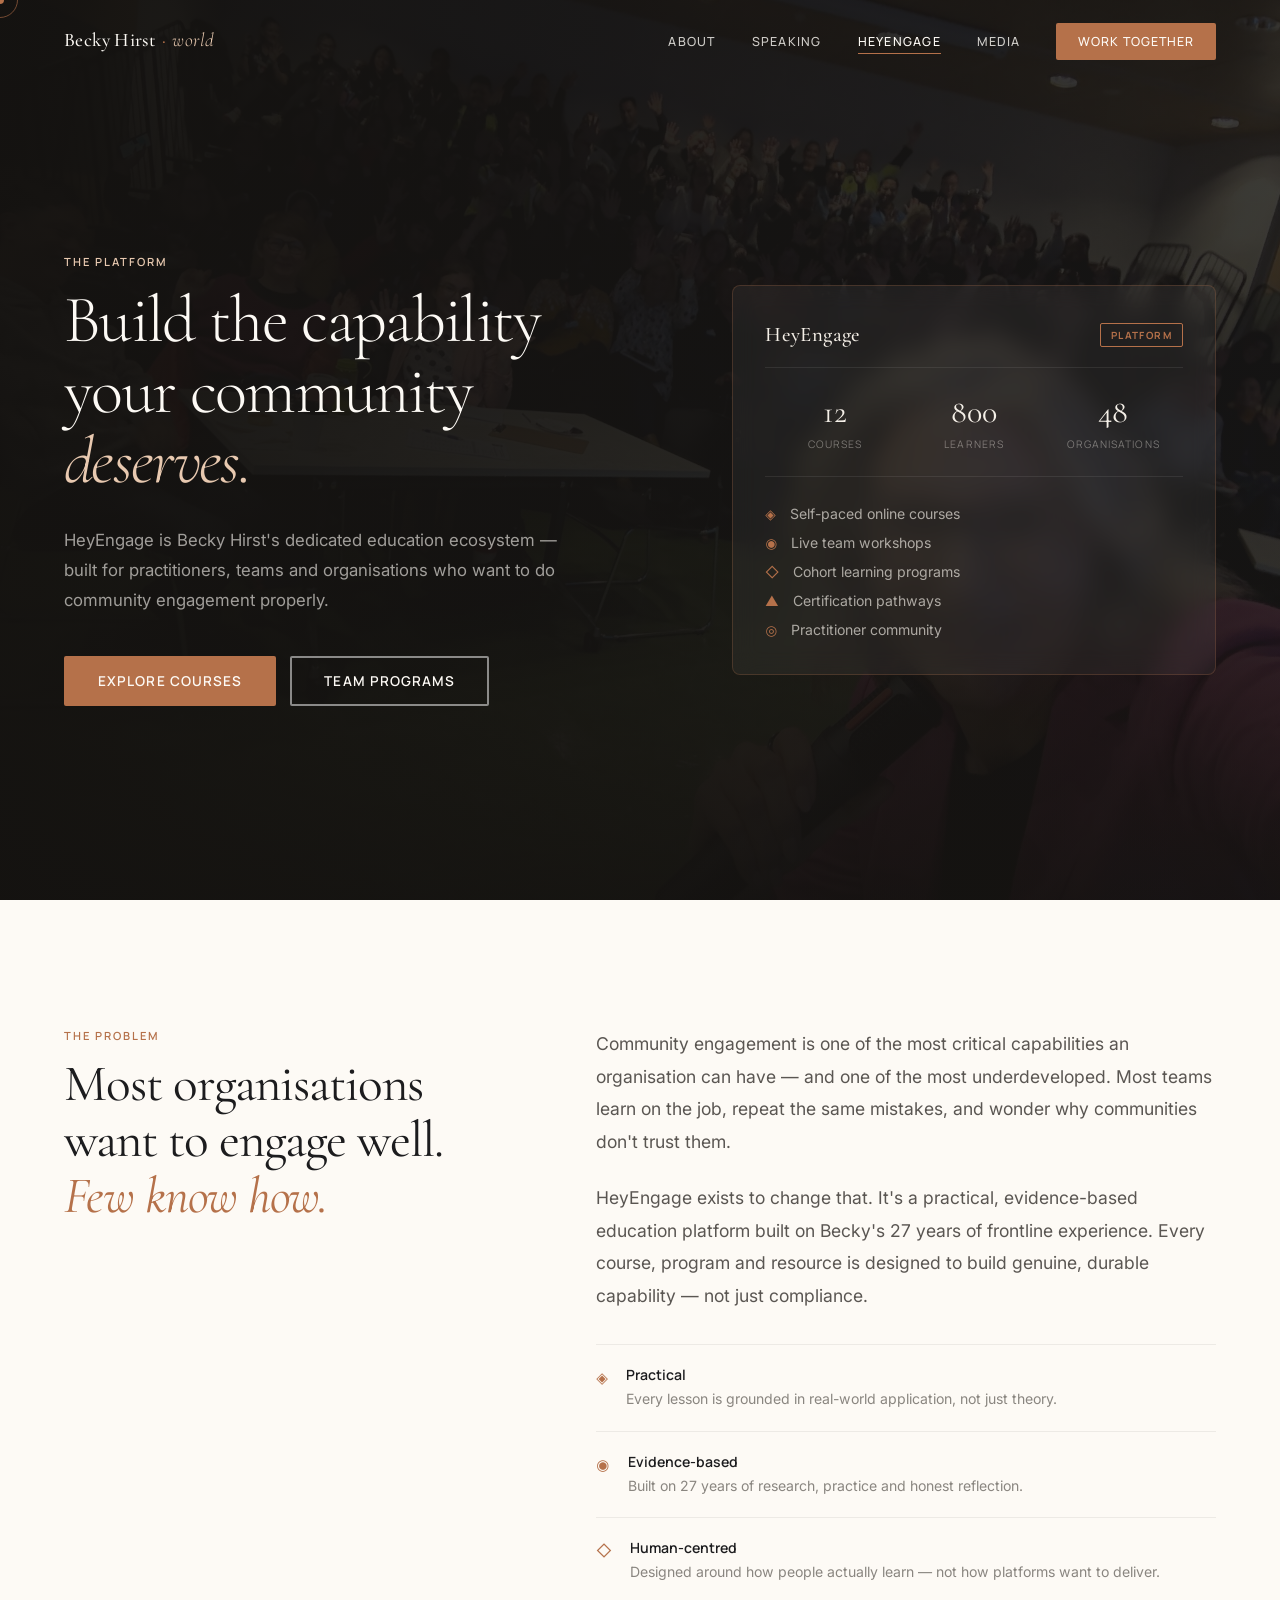
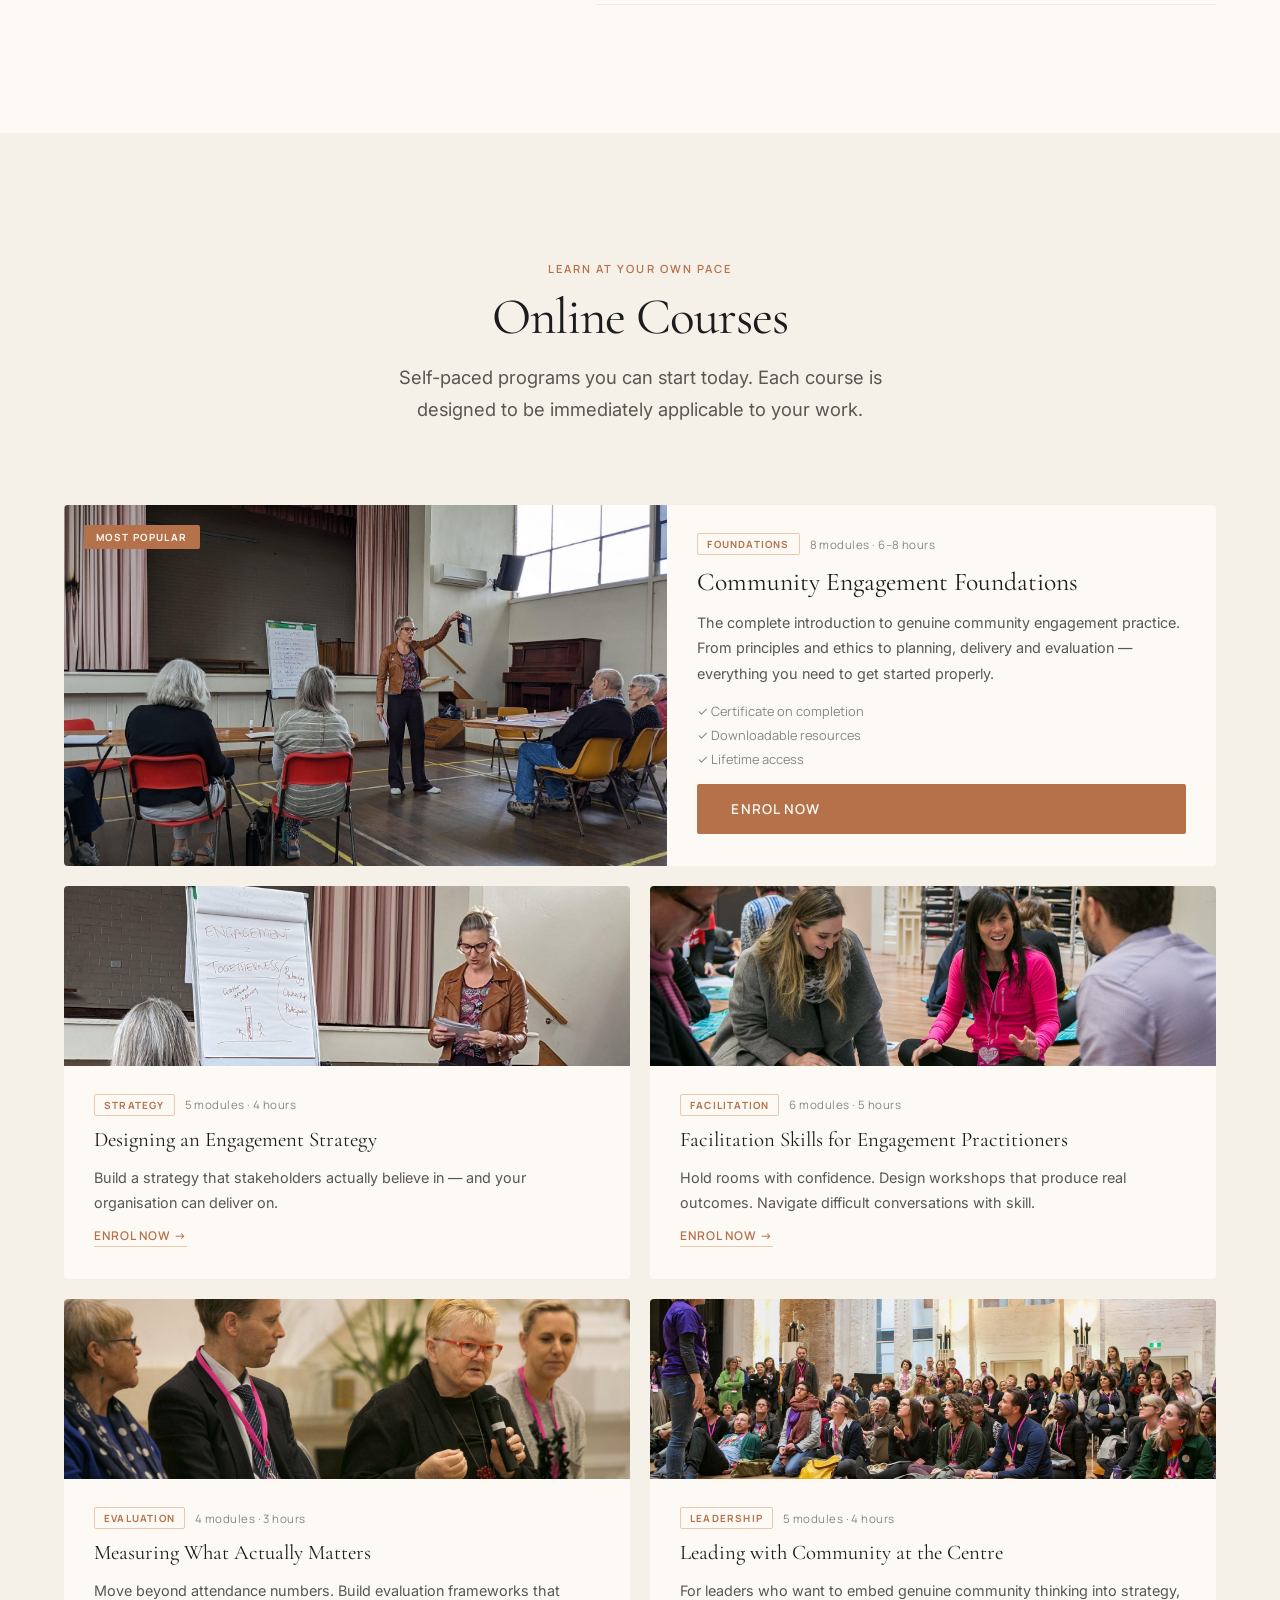
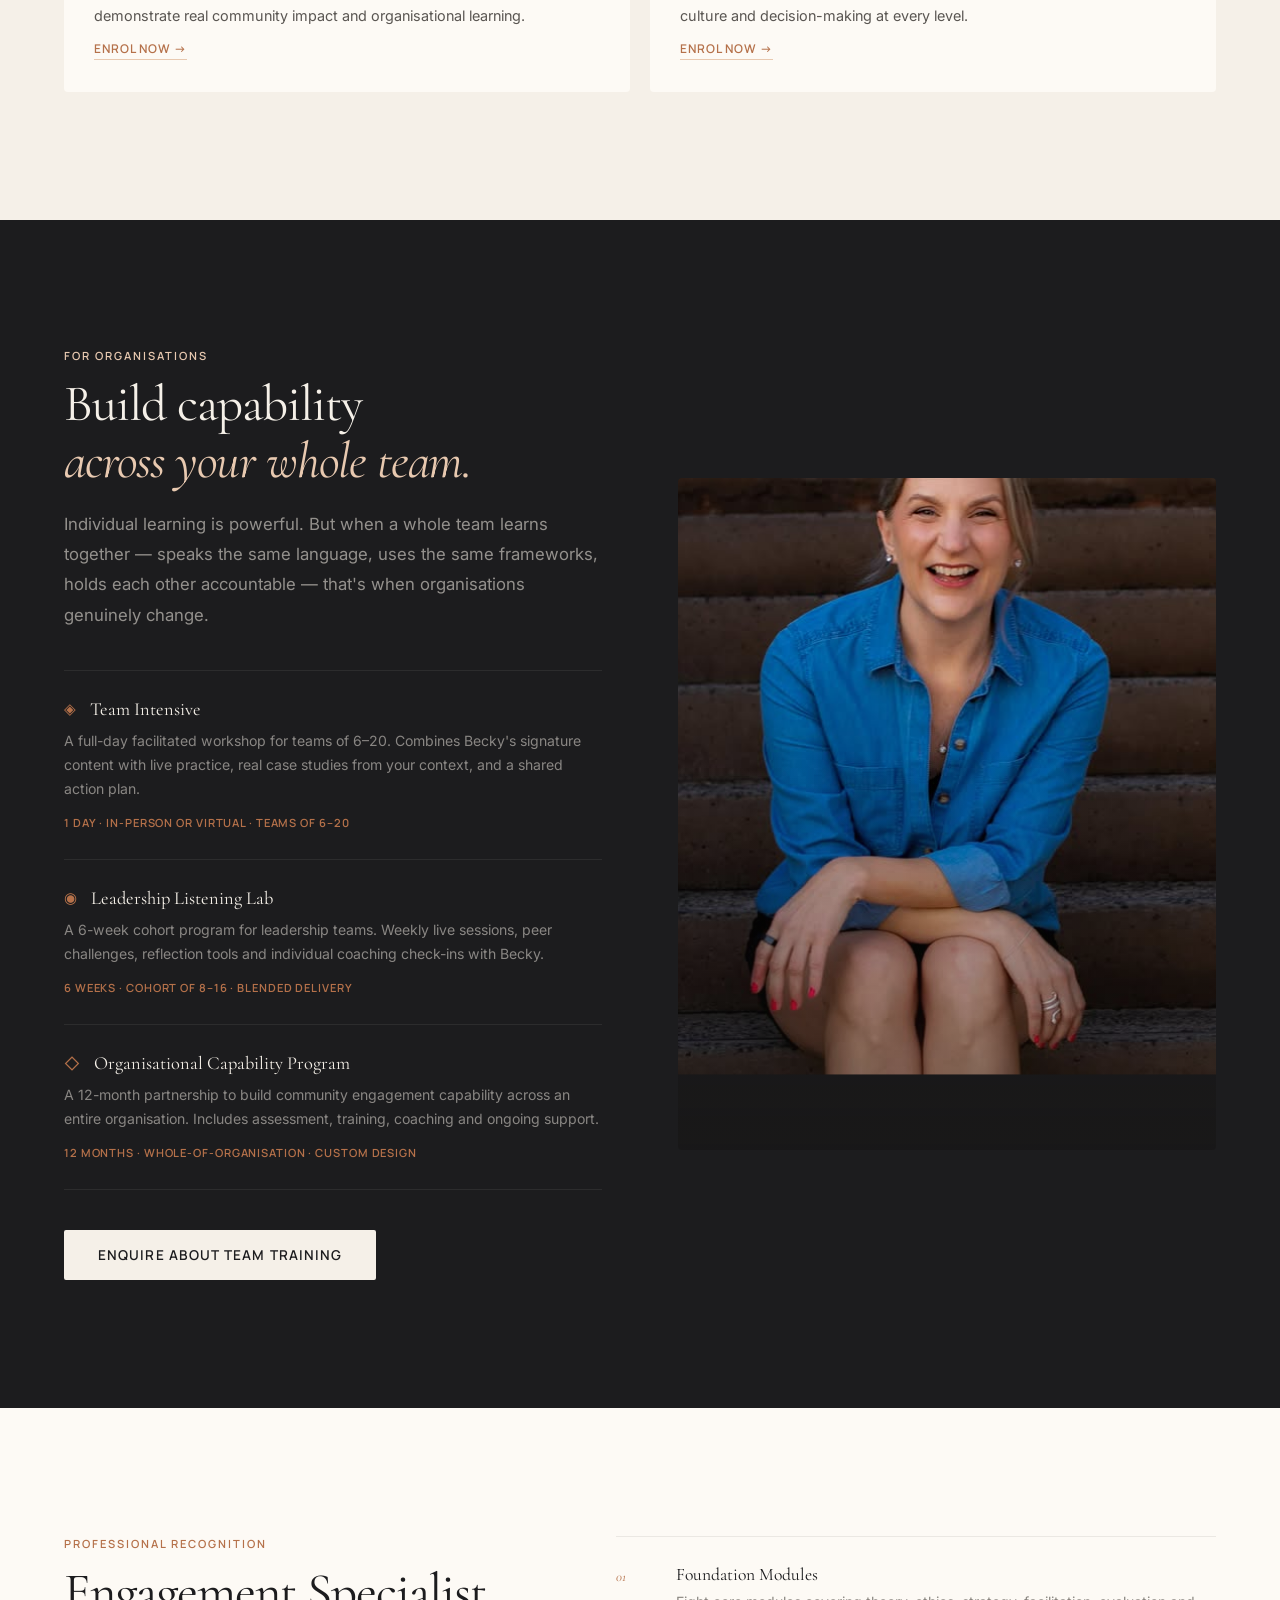
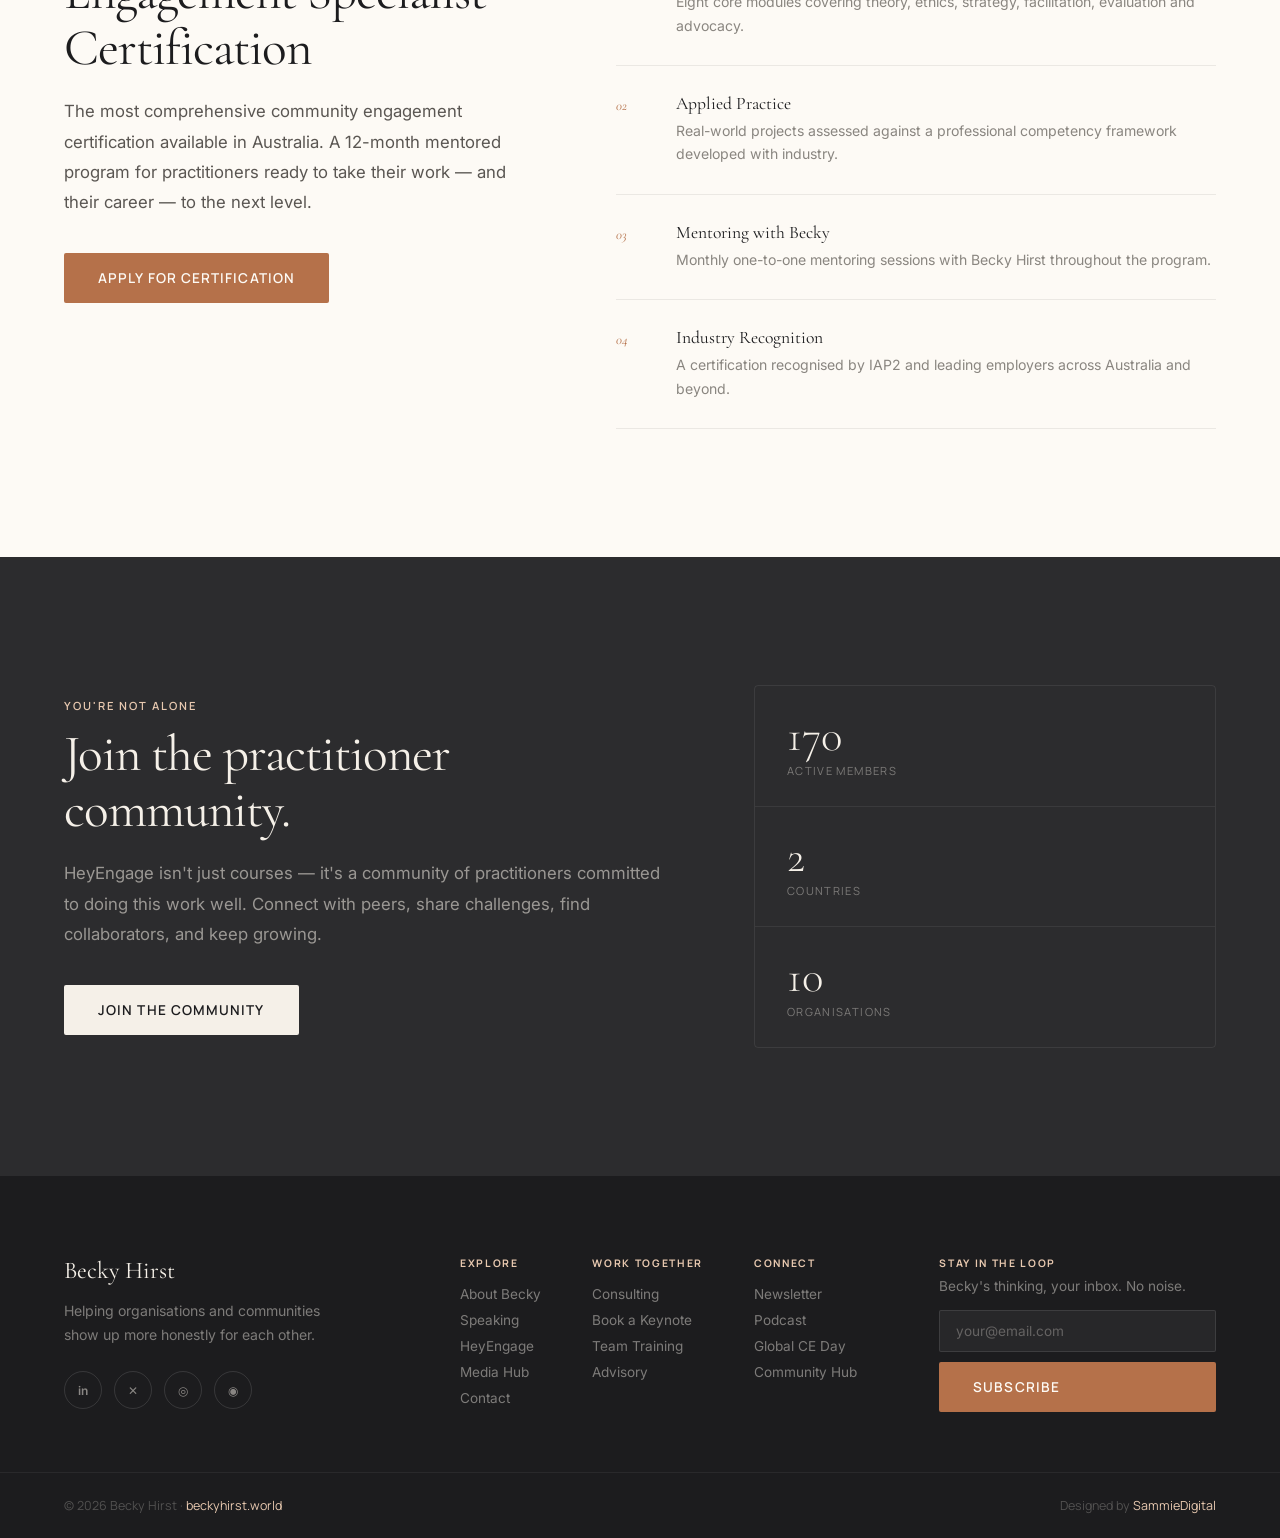
<file: heyengage.html>
<!DOCTYPE html>
<html lang="en">
<head>
  <meta charset="UTF-8" />
  <meta name="viewport" content="width=device-width, initial-scale=1.0" />
  <meta name="description" content="HeyEngage — Becky Hirst's education ecosystem for community engagement. Courses, team training, capability frameworks and practitioner community." />
  <title>HeyEngage — Becky Hirst</title>

  <link rel="preconnect" href="https://fonts.googleapis.com" />
  <link rel="preconnect" href="https://fonts.gstatic.com" crossorigin />
  <link href="https://fonts.googleapis.com/css2?family=Cormorant+Garamond:ital,wght@0,300;0,400;0,500;0,600;1,300;1,400;1,500&family=Inter:wght@300;400;500;600&family=Manrope:wght@300;400;500;600;700&display=swap" rel="stylesheet" />

  <link rel="stylesheet" href="styles.css" />
  <link rel="stylesheet" href="heyengage.css" />
</head>
<body>

  <!-- CURSOR -->
  <div class="cursor" id="cursor"></div>
  <div class="cursor-follower" id="cursorFollower"></div>

  <!-- ===================== NAVIGATION ===================== -->
  <nav class="nav" id="nav">
    <div class="nav-inner">
      <a href="index.html" class="nav-logo">
        <span class="nav-logo-name">Becky Hirst</span>
        <span class="nav-logo-dot">·</span>
        <span class="nav-logo-world">world</span>
      </a>
      <ul class="nav-links" id="navLinks">
        <li><a href="about.html" class="nav-link">About</a></li>
        <li><a href="speaking.html" class="nav-link">Speaking</a></li>
        <li><a href="heyengage.html" class="nav-link nav-link--current">HeyEngage</a></li>
        <li><a href="media.html" class="nav-link">Media</a></li>
        <li><a href="contact.html" class="nav-link nav-link--cta">Work Together</a></li>
      </ul>
      <button class="nav-toggle" id="navToggle" aria-label="Toggle navigation">
        <span></span><span></span>
      </button>
    </div>
  </nav>

  <!-- ===================== HERO ===================== -->
  <section class="he-hero">
    <div class="he-hero-bg">
      <img
        src="images/hero-heyengage.jpg"
        alt="HeyEngage learning"
        class="he-hero-img"
        loading="eager"
      />
      <div class="he-hero-overlay"></div>
    </div>

    <div class="he-hero-content">
      <div class="he-hero-left reveal-up">
        <span class="section-eyebrow section-eyebrow--light">The Platform</span>
        <h1 class="he-hero-headline">
          Build the capability<br />
          your community<br />
          <em>deserves.</em>
        </h1>
        <p class="he-hero-sub">
          HeyEngage is Becky Hirst's dedicated education ecosystem — built for practitioners, teams and organisations who want to do community engagement properly.
        </p>
        <div class="he-hero-actions">
          <a href="#courses" class="btn btn-primary">Explore Courses</a>
          <a href="#teams" class="btn btn-ghost">Team Programs</a>
        </div>
      </div>

      <div class="he-hero-right reveal-up" data-delay="150">
        <div class="he-platform-card">
          <div class="he-platform-header">
            <span class="he-platform-logo">HeyEngage</span>
            <span class="he-platform-badge">Platform</span>
          </div>
          <div class="he-platform-stats">
            <div class="he-pstat">
              <strong class="counter" data-count="12">0</strong>
              <span>Courses</span>
            </div>
            <div class="he-pstat">
              <strong class="counter" data-count="800">0</strong>
              <span>Learners</span>
            </div>
            <div class="he-pstat">
              <strong class="counter" data-count="48">0</strong>
              <span>Organisations</span>
            </div>
          </div>
          <div class="he-platform-modules">
            <div class="he-module">
              <span class="he-module-icon">◈</span>
              <span>Self-paced online courses</span>
            </div>
            <div class="he-module">
              <span class="he-module-icon">◉</span>
              <span>Live team workshops</span>
            </div>
            <div class="he-module">
              <span class="he-module-icon">◇</span>
              <span>Cohort learning programs</span>
            </div>
            <div class="he-module">
              <span class="he-module-icon">▲</span>
              <span>Certification pathways</span>
            </div>
            <div class="he-module">
              <span class="he-module-icon">◎</span>
              <span>Practitioner community</span>
            </div>
          </div>
        </div>
      </div>
    </div>
  </section>

  <!-- ===================== SECTION: WHY ===================== -->
  <section class="he-why">
    <div class="container">
      <div class="he-why-grid">
        <div class="he-why-left reveal-up">
          <span class="section-eyebrow">The Problem</span>
          <h2 class="section-title">Most organisations want to engage well.<br /><em>Few know how.</em></h2>
        </div>
        <div class="he-why-right">
          <p class="reveal-up" data-delay="0">
            Community engagement is one of the most critical capabilities an organisation can have — and one of the most underdeveloped. Most teams learn on the job, repeat the same mistakes, and wonder why communities don't trust them.
          </p>
          <p class="reveal-up" data-delay="100">
            HeyEngage exists to change that. It's a practical, evidence-based education platform built on Becky's 27 years of frontline experience. Every course, program and resource is designed to build genuine, durable capability — not just compliance.
          </p>
          <div class="he-why-pillars reveal-up" data-delay="200">
            <div class="he-pillar">
              <span class="he-pillar-icon">◈</span>
              <div>
                <strong>Practical</strong>
                <p>Every lesson is grounded in real-world application, not just theory.</p>
              </div>
            </div>
            <div class="he-pillar">
              <span class="he-pillar-icon">◉</span>
              <div>
                <strong>Evidence-based</strong>
                <p>Built on 27 years of research, practice and honest reflection.</p>
              </div>
            </div>
            <div class="he-pillar">
              <span class="he-pillar-icon">◇</span>
              <div>
                <strong>Human-centred</strong>
                <p>Designed around how people actually learn — not how platforms want to deliver.</p>
              </div>
            </div>
          </div>
        </div>
      </div>
    </div>
  </section>

  <!-- ===================== SECTION: COURSES ===================== -->
  <section class="he-courses" id="courses">
    <div class="container">
      <div class="section-header reveal-up">
        <span class="section-eyebrow">Learn at Your Own Pace</span>
        <h2 class="section-title">Online Courses</h2>
        <p class="section-desc">Self-paced programs you can start today. Each course is designed to be immediately applicable to your work.</p>
      </div>

      <div class="courses-grid">

        <div class="course-card course-card--feature reveal-up" data-delay="0">
          <div class="course-card-image">
            <img src="images/workshop-1.jpg" alt="CE Foundations" loading="lazy" />
            <div class="course-label">Most Popular</div>
          </div>
          <div class="course-card-body">
            <div class="course-meta">
              <span class="course-tag">Foundations</span>
              <span class="course-duration">8 modules · 6–8 hours</span>
            </div>
            <h3>Community Engagement Foundations</h3>
            <p>The complete introduction to genuine community engagement practice. From principles and ethics to planning, delivery and evaluation — everything you need to get started properly.</p>
            <div class="course-features">
              <span>✓ Certificate on completion</span>
              <span>✓ Downloadable resources</span>
              <span>✓ Lifetime access</span>
            </div>
            <a href="contact.html" class="btn btn-primary">Enrol Now</a>
          </div>
        </div>

        <div class="course-card reveal-up" data-delay="80">
          <div class="course-card-image course-card-image--sm">
            <img src="images/workshop-2.jpg" alt="Engagement Strategy" loading="lazy" />
          </div>
          <div class="course-card-body">
            <div class="course-meta">
              <span class="course-tag">Strategy</span>
              <span class="course-duration">5 modules · 4 hours</span>
            </div>
            <h3>Designing an Engagement Strategy</h3>
            <p>Build a strategy that stakeholders actually believe in — and your organisation can deliver on.</p>
            <a href="contact.html" class="course-enrol-link">Enrol Now →</a>
          </div>
        </div>

        <div class="course-card reveal-up" data-delay="160">
          <div class="course-card-image course-card-image--sm">
            <img src="images/insight-1.jpg" alt="Facilitation" loading="lazy" />
          </div>
          <div class="course-card-body">
            <div class="course-meta">
              <span class="course-tag">Facilitation</span>
              <span class="course-duration">6 modules · 5 hours</span>
            </div>
            <h3>Facilitation Skills for Engagement Practitioners</h3>
            <p>Hold rooms with confidence. Design workshops that produce real outcomes. Navigate difficult conversations with skill.</p>
            <a href="contact.html" class="course-enrol-link">Enrol Now →</a>
          </div>
        </div>

        <div class="course-card reveal-up" data-delay="240">
          <div class="course-card-image course-card-image--sm">
            <img src="images/insight-2.jpg" alt="Measuring Engagement" loading="lazy" />
          </div>
          <div class="course-card-body">
            <div class="course-meta">
              <span class="course-tag">Evaluation</span>
              <span class="course-duration">4 modules · 3 hours</span>
            </div>
            <h3>Measuring What Actually Matters</h3>
            <p>Move beyond attendance numbers. Build evaluation frameworks that demonstrate real community impact and organisational learning.</p>
            <a href="contact.html" class="course-enrol-link">Enrol Now →</a>
          </div>
        </div>

        <div class="course-card reveal-up" data-delay="320">
          <div class="course-card-image course-card-image--sm">
            <img src="images/insight-3.jpg" alt="Leadership" loading="lazy" />
          </div>
          <div class="course-card-body">
            <div class="course-meta">
              <span class="course-tag">Leadership</span>
              <span class="course-duration">5 modules · 4 hours</span>
            </div>
            <h3>Leading with Community at the Centre</h3>
            <p>For leaders who want to embed genuine community thinking into strategy, culture and decision-making at every level.</p>
            <a href="contact.html" class="course-enrol-link">Enrol Now →</a>
          </div>
        </div>

      </div>
    </div>
  </section>

  <!-- ===================== SECTION: TEAM PROGRAMS ===================== -->
  <section class="he-teams" id="teams">
    <div class="he-teams-inner">
      <div class="he-teams-content reveal-up">
        <span class="section-eyebrow section-eyebrow--light">For Organisations</span>
        <h2 class="section-title section-title--light">Build capability<br /><em>across your whole team.</em></h2>
        <p>Individual learning is powerful. But when a whole team learns together — speaks the same language, uses the same frameworks, holds each other accountable — that's when organisations genuinely change.</p>

        <div class="team-programs">

          <div class="team-program">
            <div class="team-program-header">
              <span class="team-program-icon">◈</span>
              <h4>Team Intensive</h4>
            </div>
            <p>A full-day facilitated workshop for teams of 6–20. Combines Becky's signature content with live practice, real case studies from your context, and a shared action plan.</p>
            <div class="team-program-detail">
              <span>1 day · In-person or virtual · Teams of 6–20</span>
            </div>
          </div>

          <div class="team-program">
            <div class="team-program-header">
              <span class="team-program-icon">◉</span>
              <h4>Leadership Listening Lab</h4>
            </div>
            <p>A 6-week cohort program for leadership teams. Weekly live sessions, peer challenges, reflection tools and individual coaching check-ins with Becky.</p>
            <div class="team-program-detail">
              <span>6 weeks · Cohort of 8–16 · Blended delivery</span>
            </div>
          </div>

          <div class="team-program">
            <div class="team-program-header">
              <span class="team-program-icon">◇</span>
              <h4>Organisational Capability Program</h4>
            </div>
            <p>A 12-month partnership to build community engagement capability across an entire organisation. Includes assessment, training, coaching and ongoing support.</p>
            <div class="team-program-detail">
              <span>12 months · Whole-of-organisation · Custom design</span>
            </div>
          </div>

        </div>

        <a href="contact.html" class="btn btn-light">Enquire About Team Training</a>
      </div>

      <div class="he-teams-visual reveal-up" data-delay="150">
        <img
          src="images/becky-stairs.jpg"
          alt="Team workshop"
          class="he-teams-img parallax-img"
          loading="lazy"
        />
        <div class="he-teams-overlay"></div>
      </div>
    </div>
  </section>

  <!-- ===================== SECTION: CERTIFICATION ===================== -->
  <section class="he-cert">
    <div class="container">
      <div class="he-cert-grid">
        <div class="he-cert-left reveal-up">
          <span class="section-eyebrow">Professional Recognition</span>
          <h2 class="section-title">Engagement Specialist<br />Certification</h2>
          <p>The most comprehensive community engagement certification available in Australia. A 12-month mentored program for practitioners ready to take their work — and their career — to the next level.</p>
          <a href="contact.html" class="btn btn-primary">Apply for Certification</a>
        </div>

        <div class="he-cert-right reveal-up" data-delay="120">
          <div class="cert-features">
            <div class="cert-feature">
              <span class="cert-feature-num">01</span>
              <div>
                <h4>Foundation Modules</h4>
                <p>Eight core modules covering theory, ethics, strategy, facilitation, evaluation and advocacy.</p>
              </div>
            </div>
            <div class="cert-feature">
              <span class="cert-feature-num">02</span>
              <div>
                <h4>Applied Practice</h4>
                <p>Real-world projects assessed against a professional competency framework developed with industry.</p>
              </div>
            </div>
            <div class="cert-feature">
              <span class="cert-feature-num">03</span>
              <div>
                <h4>Mentoring with Becky</h4>
                <p>Monthly one-to-one mentoring sessions with Becky Hirst throughout the program.</p>
              </div>
            </div>
            <div class="cert-feature">
              <span class="cert-feature-num">04</span>
              <div>
                <h4>Industry Recognition</h4>
                <p>A certification recognised by IAP2 and leading employers across Australia and beyond.</p>
              </div>
            </div>
          </div>
        </div>
      </div>
    </div>
  </section>

  <!-- ===================== SECTION: COMMUNITY ===================== -->
  <section class="he-community">
    <div class="container">
      <div class="he-community-inner reveal-up">
        <div class="he-community-text">
          <span class="section-eyebrow section-eyebrow--light">You're Not Alone</span>
          <h2 class="section-title section-title--light">Join the practitioner community.</h2>
          <p>HeyEngage isn't just courses — it's a community of practitioners committed to doing this work well. Connect with peers, share challenges, find collaborators, and keep growing.</p>
          <a href="contact.html" class="btn btn-light">Join the Community</a>
        </div>
        <div class="he-community-stats">
          <div class="he-comm-stat">
            <strong class="counter" data-count="800">0</strong>
            <span>Active Members</span>
          </div>
          <div class="he-comm-stat">
            <strong class="counter" data-count="14">0</strong>
            <span>Countries</span>
          </div>
          <div class="he-comm-stat">
            <strong class="counter" data-count="48">0</strong>
            <span>Organisations</span>
          </div>
        </div>
      </div>
    </div>
  </section>

  <!-- ===================== FOOTER ===================== -->
  <footer class="footer">
    <div class="footer-inner">
      <div class="footer-brand">
        <a href="index.html" class="footer-logo">Becky Hirst</a>
        <p class="footer-tagline">Helping organisations and communities<br />show up more honestly for each other.</p>
        <div class="footer-socials">
          <a href="#" class="social-link" aria-label="LinkedIn">in</a>
          <a href="#" class="social-link" aria-label="Twitter/X">✕</a>
          <a href="#" class="social-link" aria-label="Instagram">◎</a>
          <a href="#" class="social-link" aria-label="Podcast">◉</a>
        </div>
      </div>
      <nav class="footer-nav" aria-label="Footer navigation">
        <div class="footer-nav-col">
          <h5>Explore</h5>
          <a href="about.html">About Becky</a>
          <a href="speaking.html">Speaking</a>
          <a href="heyengage.html">HeyEngage</a>
          <a href="media.html">Media Hub</a>
          <a href="contact.html">Contact</a>
        </div>
        <div class="footer-nav-col">
          <h5>Work Together</h5>
          <a href="contact.html">Consulting</a>
          <a href="speaking.html">Book a Keynote</a>
          <a href="heyengage.html">Team Training</a>
          <a href="contact.html">Advisory</a>
        </div>
        <div class="footer-nav-col">
          <h5>Connect</h5>
          <a href="#">Newsletter</a>
          <a href="#">Podcast</a>
          <a href="#">Global CE Day</a>
          <a href="#">Community Hub</a>
        </div>
      </nav>
      <div class="footer-newsletter">
        <h5>Stay in the loop</h5>
        <p>Becky's thinking, your inbox. No noise.</p>
        <div class="footer-form">
          <input type="email" placeholder="your@email.com" aria-label="Newsletter email" />
          <button class="btn btn-primary">Subscribe</button>
        </div>
      </div>
    </div>
    <div class="footer-bottom">
      <p>© 2026 Becky Hirst · <a href="index.html">beckyhirst.world</a></p>
      <p>Designed by <a href="https://sammiedigital.vercel.app/" target="_blank" rel="noopener noreferrer">SammieDigital</a></p>
    </div>
  </footer>

  <script src="script.js"></script>
</body>
</html>
</file>
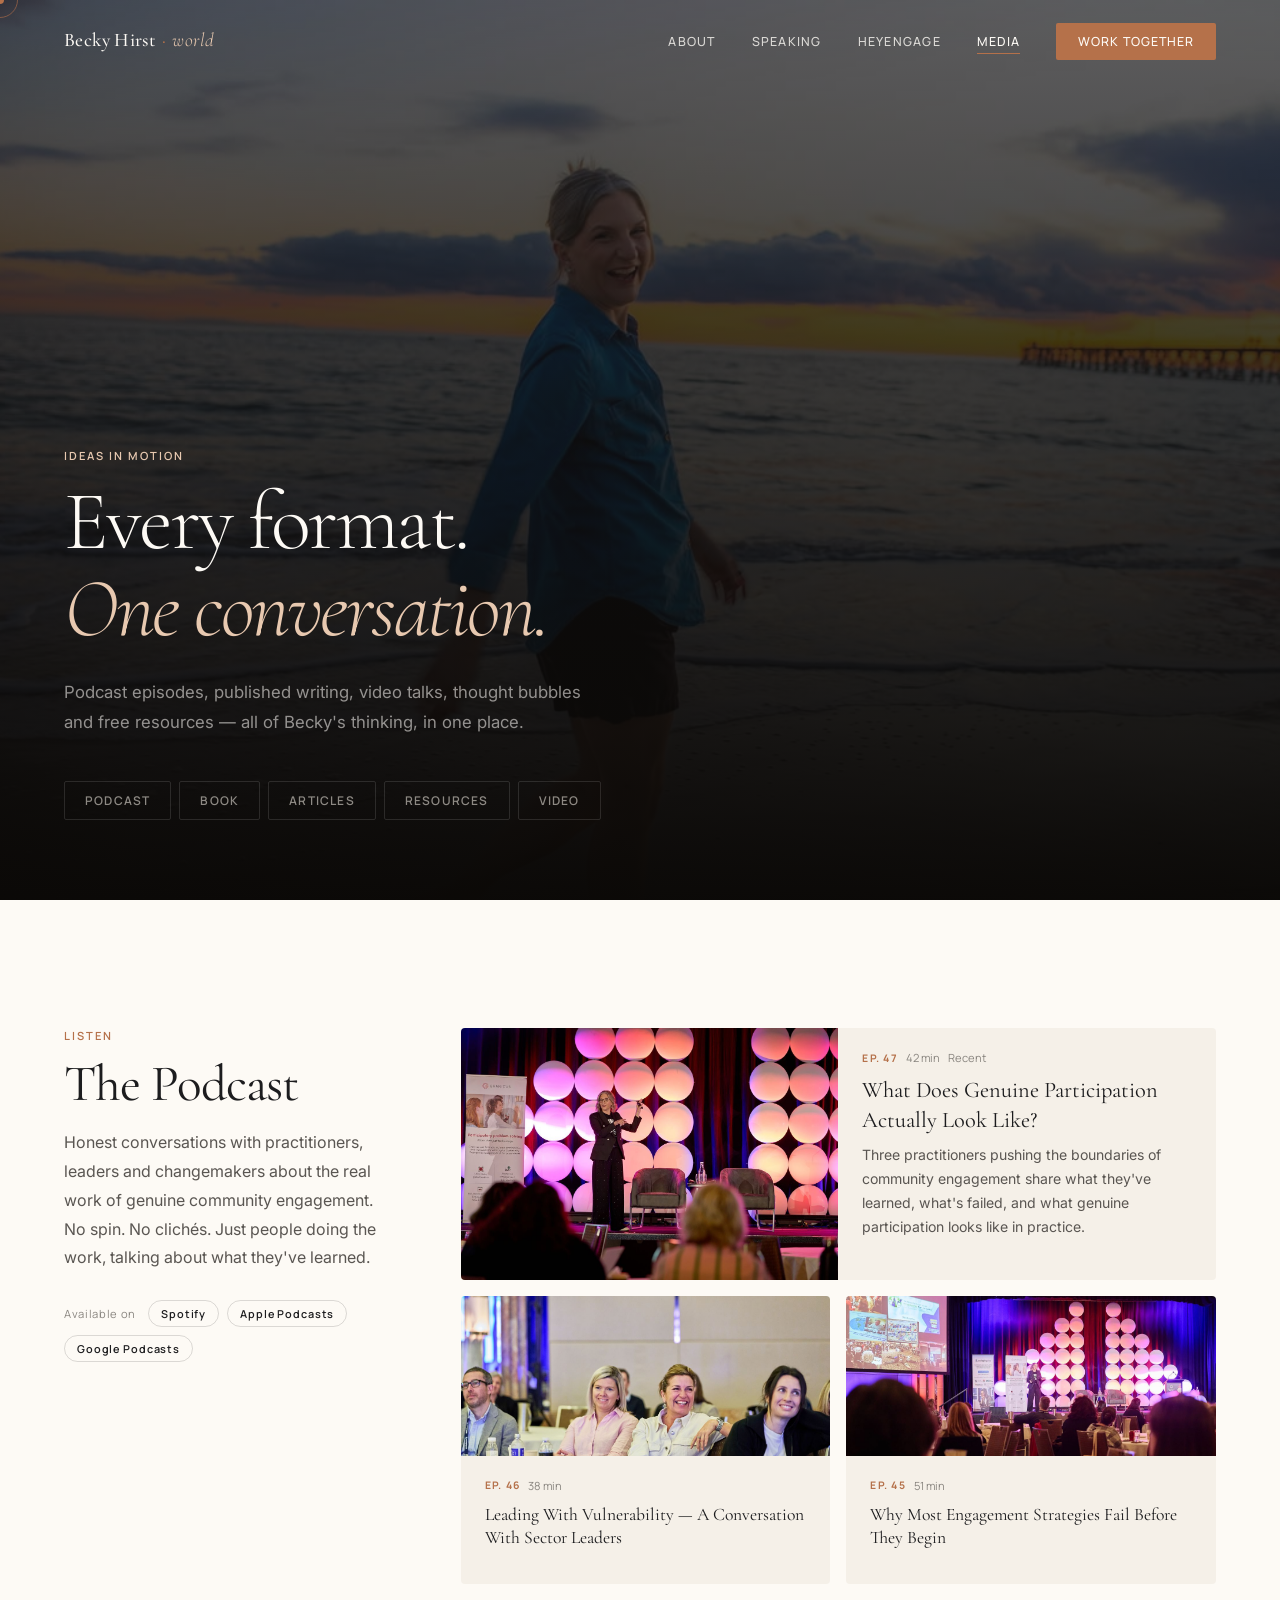
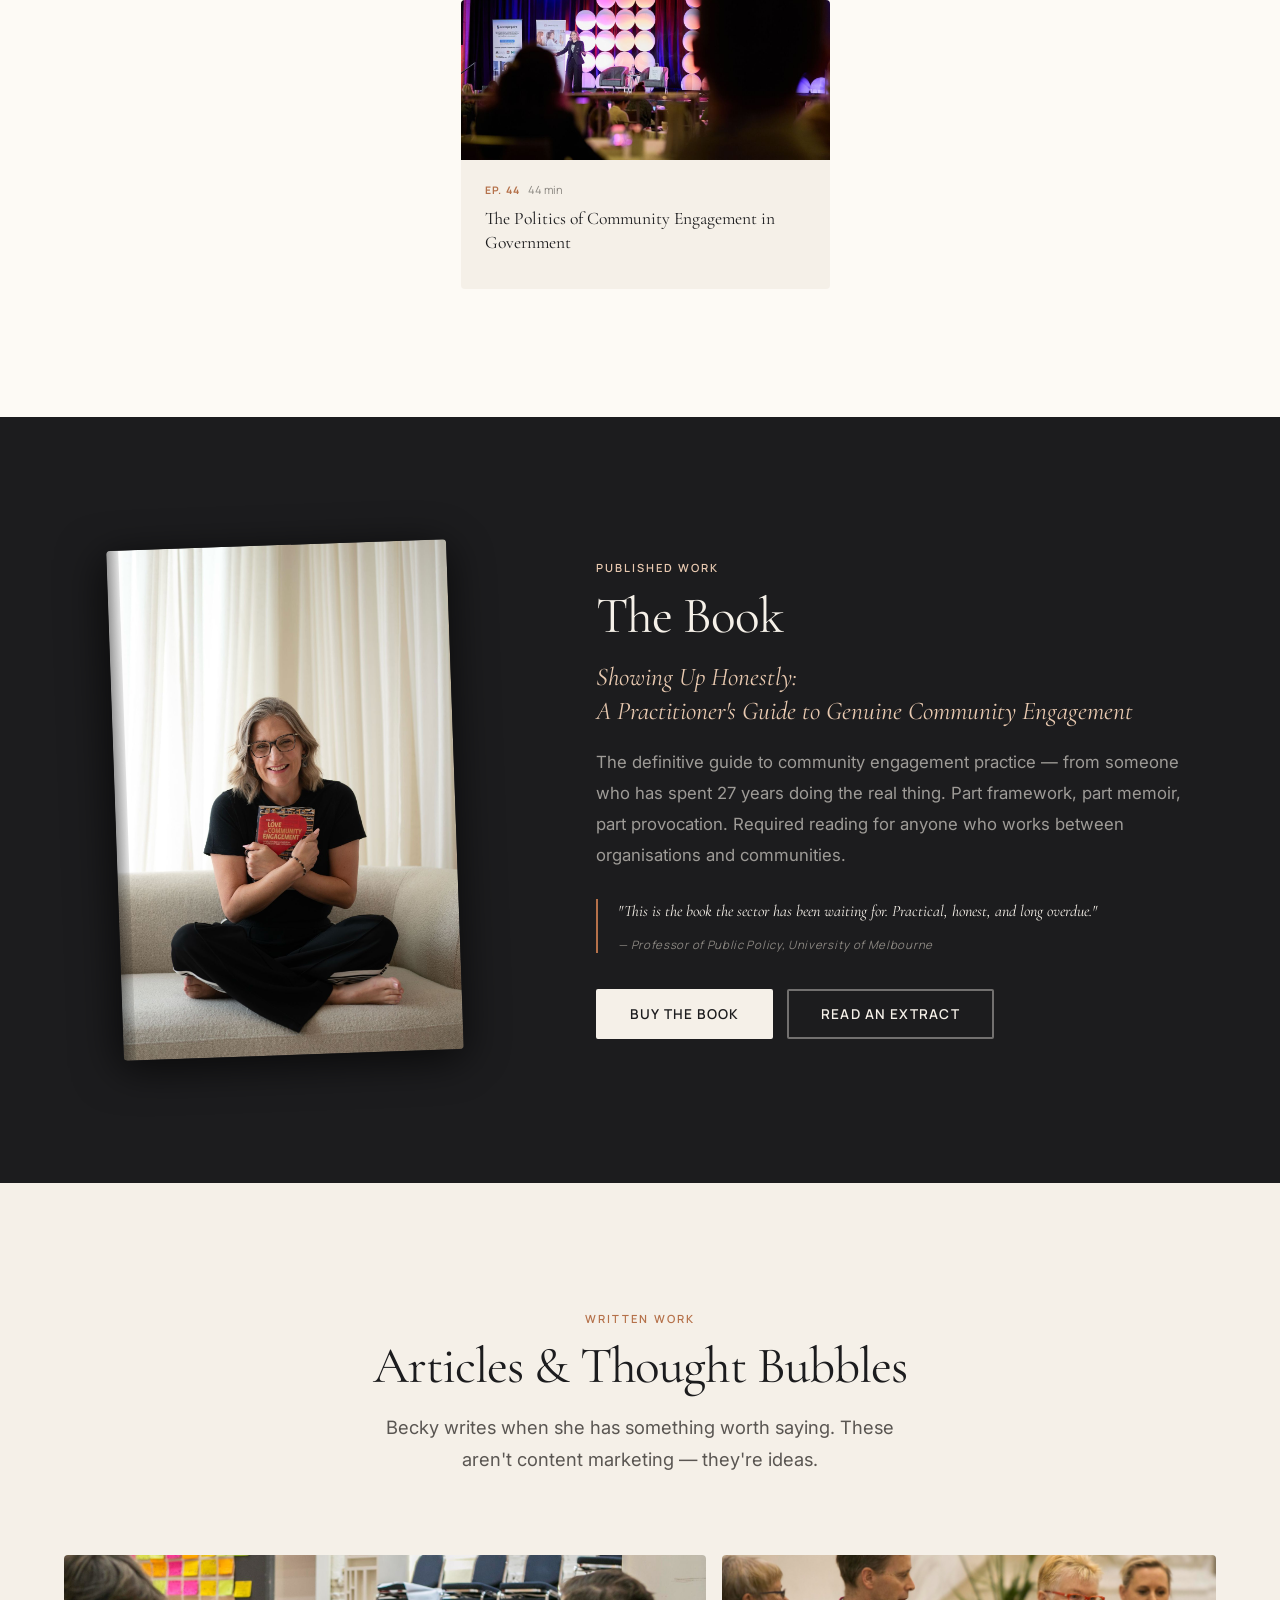
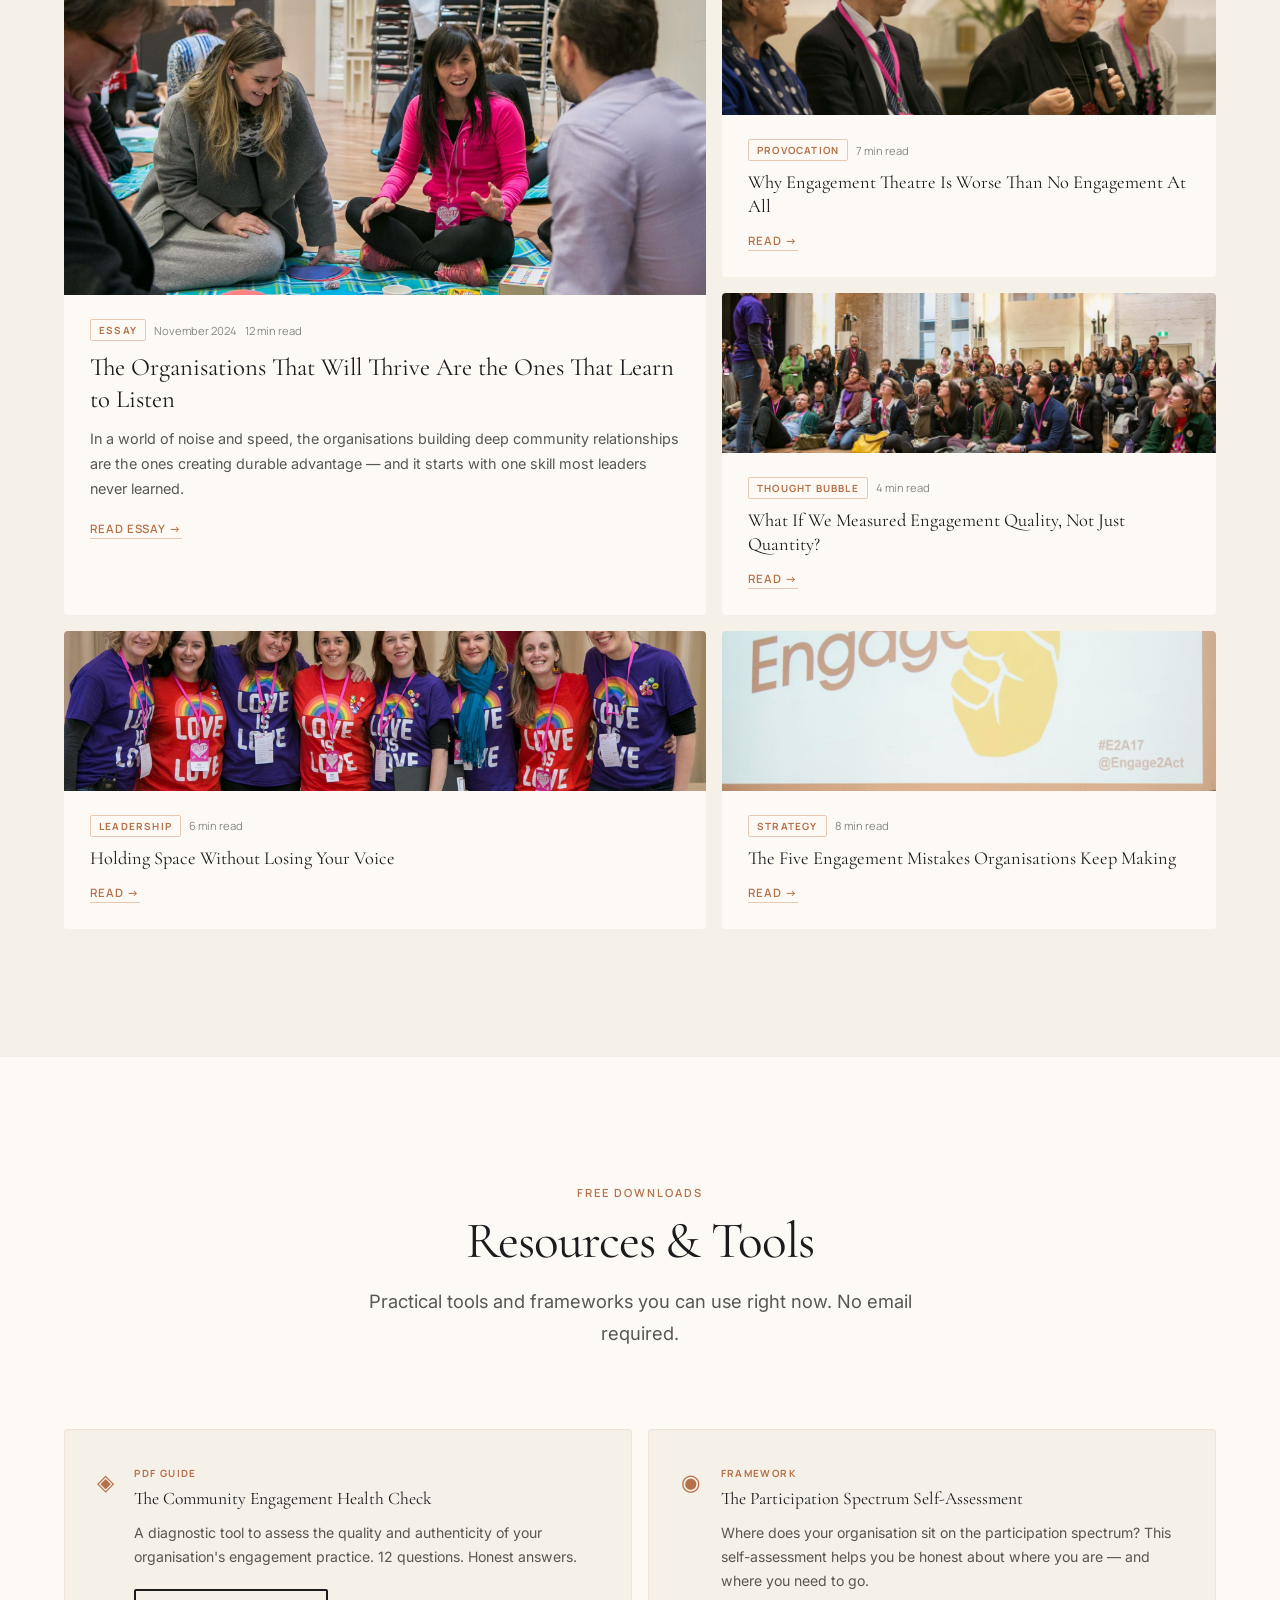
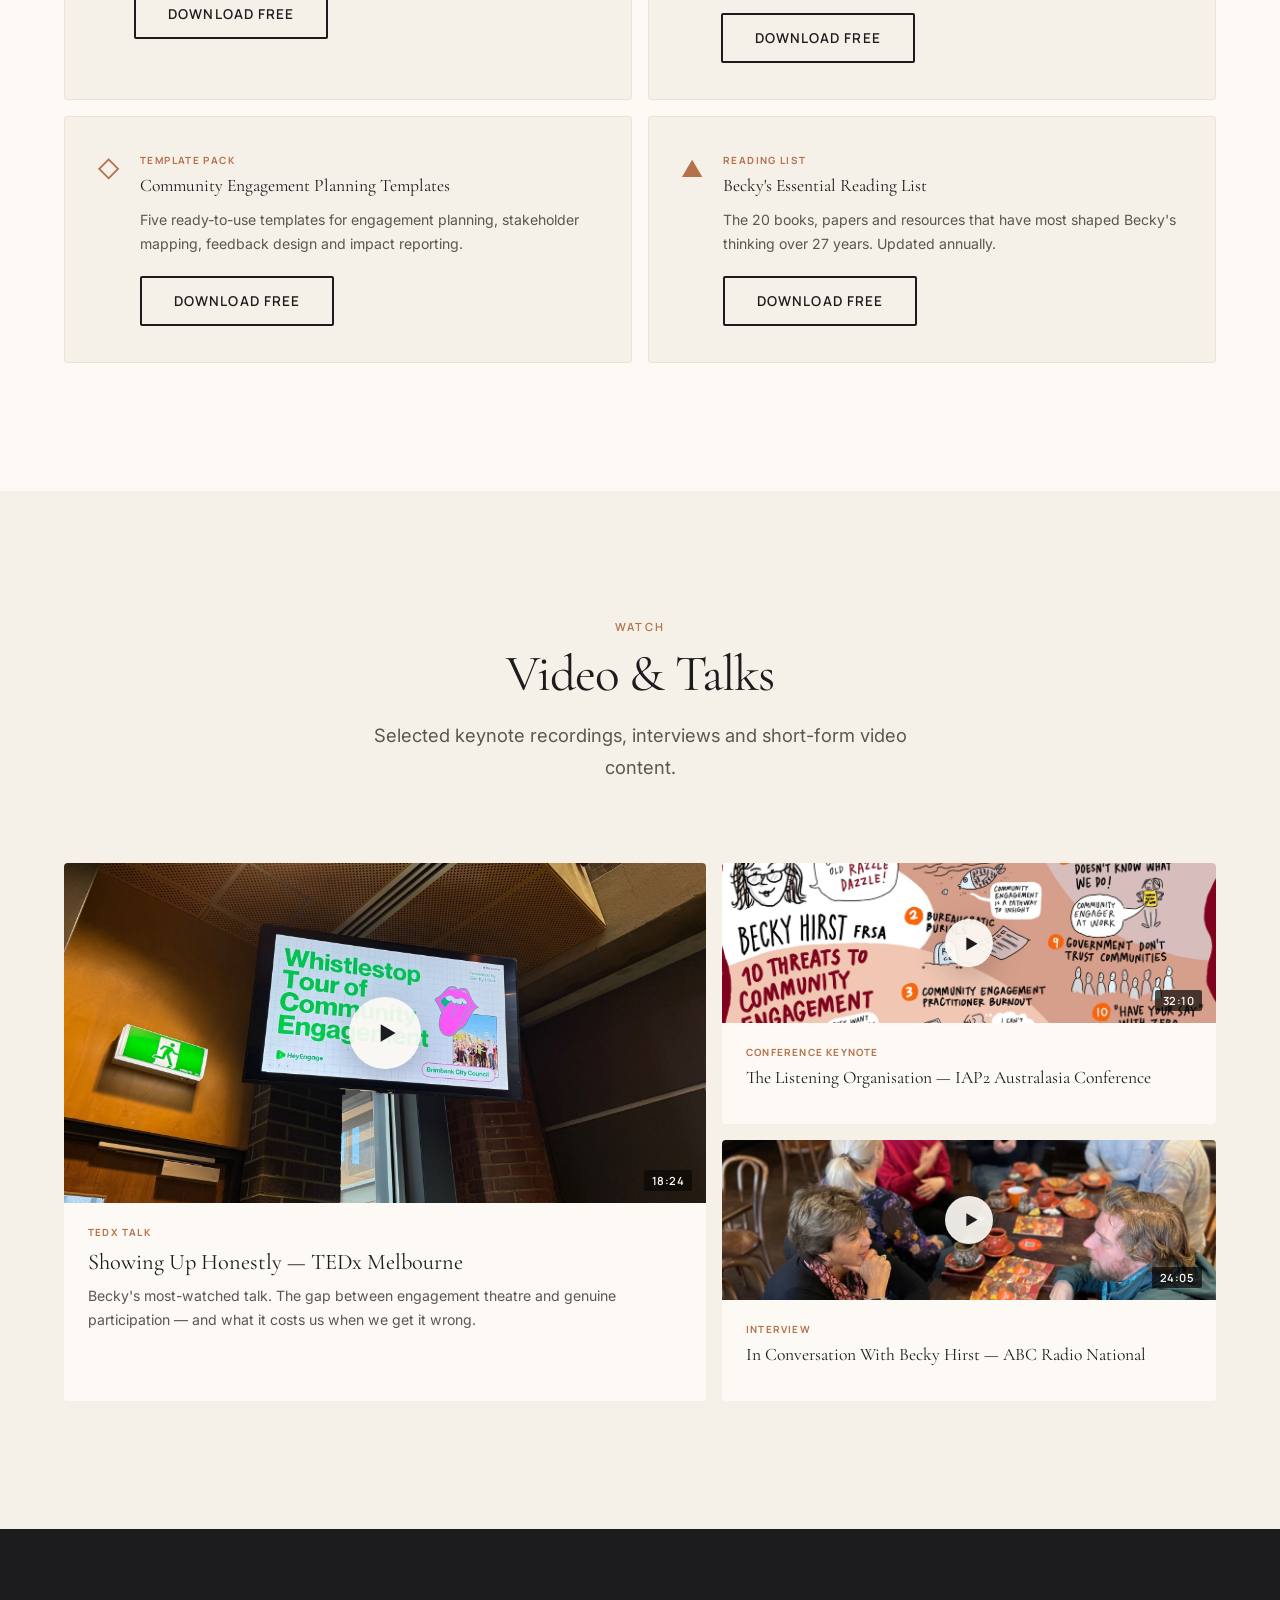
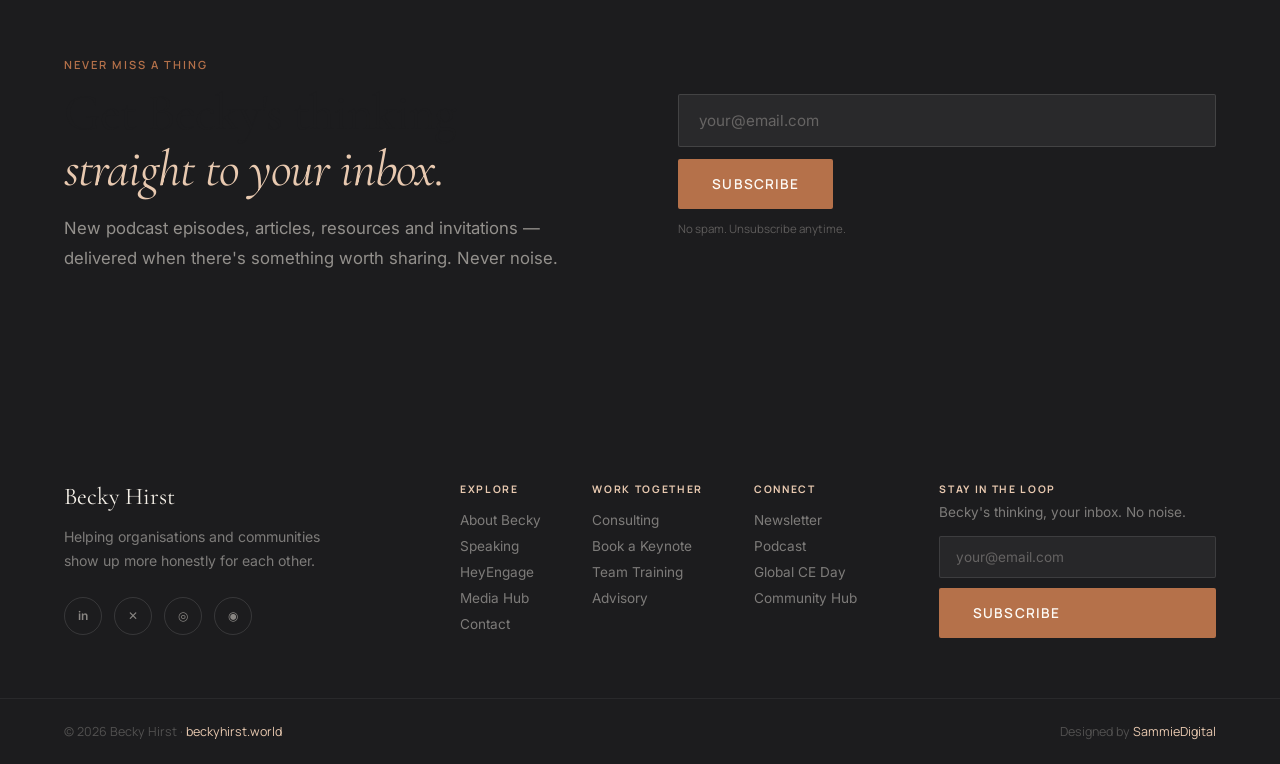
<file: media.html>
<!DOCTYPE html>
<html lang="en">
<head>
  <meta charset="UTF-8" />
  <meta name="viewport" content="width=device-width, initial-scale=1.0" />
  <meta name="description" content="Becky Hirst Media Hub — Podcast, book, articles, thought bubbles, videos and free resources on community engagement, leadership and honest participation." />
  <title>Media Hub — Becky Hirst</title>

  <link rel="preconnect" href="https://fonts.googleapis.com" />
  <link rel="preconnect" href="https://fonts.gstatic.com" crossorigin />
  <link href="https://fonts.googleapis.com/css2?family=Cormorant+Garamond:ital,wght@0,300;0,400;0,500;0,600;1,300;1,400;1,500&family=Inter:wght@300;400;500;600&family=Manrope:wght@300;400;500;600;700&display=swap" rel="stylesheet" />

  <link rel="stylesheet" href="styles.css" />
  <link rel="stylesheet" href="media.css" />
</head>
<body>

  <div class="cursor" id="cursor"></div>
  <div class="cursor-follower" id="cursorFollower"></div>

  <!-- ===================== NAVIGATION ===================== -->
  <nav class="nav" id="nav">
    <div class="nav-inner">
      <a href="index.html" class="nav-logo">
        <span class="nav-logo-name">Becky Hirst</span>
        <span class="nav-logo-dot">·</span>
        <span class="nav-logo-world">world</span>
      </a>
      <ul class="nav-links" id="navLinks">
        <li><a href="about.html" class="nav-link">About</a></li>
        <li><a href="speaking.html" class="nav-link">Speaking</a></li>
        <li><a href="heyengage.html" class="nav-link">HeyEngage</a></li>
        <li><a href="media.html" class="nav-link nav-link--current">Media</a></li>
        <li><a href="contact.html" class="nav-link nav-link--cta">Work Together</a></li>
      </ul>
      <button class="nav-toggle" id="navToggle" aria-label="Toggle navigation">
        <span></span><span></span>
      </button>
    </div>
  </nav>

  <!-- ===================== HERO ===================== -->
  <section class="media-hero">
    <div class="media-hero-bg">
      <img
        src="images/hero-media-new.jpg"
        alt="Media Hub"
        class="media-hero-img"
        loading="eager"
      />
      <div class="media-hero-overlay"></div>
    </div>

    <div class="media-hero-content">
      <div class="media-hero-inner reveal-up">
        <span class="section-eyebrow section-eyebrow--light">Ideas in Motion</span>
        <h1 class="media-hero-headline">
          Every format.<br />
          <em>One conversation.</em>
        </h1>
        <p class="media-hero-sub">
          Podcast episodes, published writing, video talks, thought bubbles and free resources — all of Becky's thinking, in one place.
        </p>
        <div class="media-hero-tabs">
          <a href="#podcast" class="media-hero-tab">Podcast</a>
          <a href="#book" class="media-hero-tab">Book</a>
          <a href="#articles" class="media-hero-tab">Articles</a>
          <a href="#resources" class="media-hero-tab">Resources</a>
          <a href="#video" class="media-hero-tab">Video</a>
        </div>
      </div>
    </div>
  </section>

  <!-- ===================== SECTION: PODCAST ===================== -->
  <section class="podcast-section" id="podcast">
    <div class="container">
      <div class="podcast-layout">

        <div class="podcast-intro reveal-up">
          <span class="section-eyebrow">Listen</span>
          <h2 class="section-title">The Podcast</h2>
          <p>Honest conversations with practitioners, leaders and changemakers about the real work of genuine community engagement. No spin. No clichés. Just people doing the work, talking about what they've learned.</p>
          <div class="podcast-platforms">
            <span class="podcast-platform">Available on</span>
            <a href="#" class="platform-badge">Spotify</a>
            <a href="#" class="platform-badge">Apple Podcasts</a>
            <a href="#" class="platform-badge">Google Podcasts</a>
          </div>
        </div>

        <div class="podcast-episodes">

          <div class="episode-card episode-card--feature reveal-up" data-delay="0">
            <div class="episode-image">
              <img src="images/media-card-1.jpg" alt="Episode 47" loading="lazy" />
              <div class="episode-play-btn">▶</div>
            </div>
            <div class="episode-body">
              <div class="episode-meta">
                <span class="episode-num">EP. 47</span>
                <span class="episode-duration">42 min</span>
                <span class="episode-date">Recent</span>
              </div>
              <h3>What Does Genuine Participation Actually Look Like?</h3>
              <p>Three practitioners pushing the boundaries of community engagement share what they've learned, what's failed, and what genuine participation looks like in practice.</p>
            </div>
          </div>

          <div class="episode-card reveal-up" data-delay="80">
            <div class="episode-image episode-image--sm">
              <img src="images/media-card-2.jpg" alt="Episode 46" loading="lazy" />
              <div class="episode-play-btn episode-play-btn--sm">▶</div>
            </div>
            <div class="episode-body">
              <div class="episode-meta">
                <span class="episode-num">EP. 46</span>
                <span class="episode-duration">38 min</span>
              </div>
              <h3>Leading With Vulnerability — A Conversation With Sector Leaders</h3>
            </div>
          </div>

          <div class="episode-card reveal-up" data-delay="160">
            <div class="episode-image episode-image--sm">
              <img src="images/media-card-3.jpg" alt="Episode 45" loading="lazy" />
              <div class="episode-play-btn episode-play-btn--sm">▶</div>
            </div>
            <div class="episode-body">
              <div class="episode-meta">
                <span class="episode-num">EP. 45</span>
                <span class="episode-duration">51 min</span>
              </div>
              <h3>Why Most Engagement Strategies Fail Before They Begin</h3>
            </div>
          </div>

          <div class="episode-card reveal-up" data-delay="240">
            <div class="episode-image episode-image--sm">
              <img src="images/media-card-4.jpg" alt="Episode 44" loading="lazy" />
              <div class="episode-play-btn episode-play-btn--sm">▶</div>
            </div>
            <div class="episode-body">
              <div class="episode-meta">
                <span class="episode-num">EP. 44</span>
                <span class="episode-duration">44 min</span>
              </div>
              <h3>The Politics of Community Engagement in Government</h3>
            </div>
          </div>

        </div>
      </div>
    </div>
  </section>

  <!-- ===================== SECTION: BOOK ===================== -->
  <section class="book-section" id="book">
    <div class="book-inner">
      <div class="book-visual reveal-up">
        <div class="book-cover">
          <img src="images/becky-with-book.jpg" alt="Becky Hirst holding her book" loading="lazy" />
          <div class="book-spine"></div>
        </div>
      </div>

      <div class="book-content reveal-up" data-delay="120">
        <span class="section-eyebrow section-eyebrow--light">Published Work</span>
        <h2 class="section-title section-title--light">The Book</h2>
        <h3 class="book-title">Showing Up Honestly:<br />A Practitioner's Guide to Genuine Community Engagement</h3>
        <p class="book-desc">The definitive guide to community engagement practice — from someone who has spent 27 years doing the real thing. Part framework, part memoir, part provocation. Required reading for anyone who works between organisations and communities.</p>

        <div class="book-praise">
          <blockquote>"This is the book the sector has been waiting for. Practical, honest, and long overdue."</blockquote>
          <cite>— Professor of Public Policy, University of Melbourne</cite>
        </div>

        <div class="book-actions">
          <a href="#" class="btn btn-light">Buy the Book</a>
          <a href="#" class="btn btn-ghost-light">Read an Extract</a>
        </div>
      </div>
    </div>
  </section>

  <!-- ===================== SECTION: ARTICLES ===================== -->
  <section class="articles-section" id="articles">
    <div class="container">
      <div class="section-header reveal-up">
        <span class="section-eyebrow">Written Work</span>
        <h2 class="section-title">Articles & Thought Bubbles</h2>
        <p class="section-desc">Becky writes when she has something worth saying. These aren't content marketing — they're ideas.</p>
      </div>

      <div class="articles-grid">

        <article class="article-card article-card--feature reveal-up" data-delay="0">
          <div class="article-image">
            <img src="images/insight-1.jpg" alt="Article" loading="lazy" />
          </div>
          <div class="article-body">
            <div class="article-meta">
              <span class="article-tag">Essay</span>
              <span class="article-date">November 2024</span>
              <span class="article-read">12 min read</span>
            </div>
            <h3>The Organisations That Will Thrive Are the Ones That Learn to Listen</h3>
            <p>In a world of noise and speed, the organisations building deep community relationships are the ones creating durable advantage — and it starts with one skill most leaders never learned.</p>
            <a href="#" class="article-link">Read Essay →</a>
          </div>
        </article>

        <article class="article-card reveal-up" data-delay="80">
          <div class="article-image article-image--sm">
            <img src="images/insight-2.jpg" alt="Article" loading="lazy" />
          </div>
          <div class="article-body">
            <div class="article-meta">
              <span class="article-tag">Provocation</span>
              <span class="article-read">7 min read</span>
            </div>
            <h3>Why Engagement Theatre Is Worse Than No Engagement At All</h3>
            <a href="#" class="article-link">Read →</a>
          </div>
        </article>

        <article class="article-card reveal-up" data-delay="160">
          <div class="article-image article-image--sm">
            <img src="images/insight-3.jpg" alt="Article" loading="lazy" />
          </div>
          <div class="article-body">
            <div class="article-meta">
              <span class="article-tag">Thought Bubble</span>
              <span class="article-read">4 min read</span>
            </div>
            <h3>What If We Measured Engagement Quality, Not Just Quantity?</h3>
            <a href="#" class="article-link">Read →</a>
          </div>
        </article>

        <article class="article-card reveal-up" data-delay="240">
          <div class="article-image article-image--sm">
            <img src="images/insight-4.jpg" alt="Article" loading="lazy" />
          </div>
          <div class="article-body">
            <div class="article-meta">
              <span class="article-tag">Leadership</span>
              <span class="article-read">6 min read</span>
            </div>
            <h3>Holding Space Without Losing Your Voice</h3>
            <a href="#" class="article-link">Read →</a>
          </div>
        </article>

        <article class="article-card reveal-up" data-delay="320">
          <div class="article-image article-image--sm">
            <img src="images/becky-portrait-3.jpg" alt="Article" loading="lazy" />
          </div>
          <div class="article-body">
            <div class="article-meta">
              <span class="article-tag">Strategy</span>
              <span class="article-read">8 min read</span>
            </div>
            <h3>The Five Engagement Mistakes Organisations Keep Making</h3>
            <a href="#" class="article-link">Read →</a>
          </div>
        </article>

      </div>
    </div>
  </section>

  <!-- ===================== SECTION: RESOURCES ===================== -->
  <section class="resources-section" id="resources">
    <div class="container">
      <div class="section-header reveal-up">
        <span class="section-eyebrow">Free Downloads</span>
        <h2 class="section-title">Resources & Tools</h2>
        <p class="section-desc">Practical tools and frameworks you can use right now. No email required.</p>
      </div>

      <div class="resources-grid">

        <div class="resource-card reveal-up" data-delay="0">
          <div class="resource-icon">◈</div>
          <div class="resource-body">
            <span class="resource-type">PDF Guide</span>
            <h4>The Community Engagement Health Check</h4>
            <p>A diagnostic tool to assess the quality and authenticity of your organisation's engagement practice. 12 questions. Honest answers.</p>
            <a href="#" class="btn btn-outline">Download Free</a>
          </div>
        </div>

        <div class="resource-card reveal-up" data-delay="80">
          <div class="resource-icon">◉</div>
          <div class="resource-body">
            <span class="resource-type">Framework</span>
            <h4>The Participation Spectrum Self-Assessment</h4>
            <p>Where does your organisation sit on the participation spectrum? This self-assessment helps you be honest about where you are — and where you need to go.</p>
            <a href="#" class="btn btn-outline">Download Free</a>
          </div>
        </div>

        <div class="resource-card reveal-up" data-delay="160">
          <div class="resource-icon">◇</div>
          <div class="resource-body">
            <span class="resource-type">Template Pack</span>
            <h4>Community Engagement Planning Templates</h4>
            <p>Five ready-to-use templates for engagement planning, stakeholder mapping, feedback design and impact reporting.</p>
            <a href="#" class="btn btn-outline">Download Free</a>
          </div>
        </div>

        <div class="resource-card reveal-up" data-delay="240">
          <div class="resource-icon">▲</div>
          <div class="resource-body">
            <span class="resource-type">Reading List</span>
            <h4>Becky's Essential Reading List</h4>
            <p>The 20 books, papers and resources that have most shaped Becky's thinking over 27 years. Updated annually.</p>
            <a href="#" class="btn btn-outline">Download Free</a>
          </div>
        </div>

      </div>
    </div>
  </section>

  <!-- ===================== SECTION: VIDEO ===================== -->
  <section class="video-section" id="video">
    <div class="container">
      <div class="section-header reveal-up">
        <span class="section-eyebrow">Watch</span>
        <h2 class="section-title">Video & Talks</h2>
        <p class="section-desc">Selected keynote recordings, interviews and short-form video content.</p>
      </div>

      <div class="video-grid">

        <div class="video-card video-card--feature reveal-up" data-delay="0">
          <div class="video-thumb">
            <img src="images/speaking-2.jpg" alt="TEDx Talk" loading="lazy" />
            <div class="video-play">
              <span>▶</span>
            </div>
            <div class="video-duration">18:24</div>
          </div>
          <div class="video-body">
            <span class="video-tag">TEDx Talk</span>
            <h3>Showing Up Honestly — TEDx Melbourne</h3>
            <p>Becky's most-watched talk. The gap between engagement theatre and genuine participation — and what it costs us when we get it wrong.</p>
          </div>
        </div>

        <div class="video-card reveal-up" data-delay="80">
          <div class="video-thumb video-thumb--sm">
            <img src="images/speaking-stage.jpg" alt="Conference Talk" loading="lazy" />
            <div class="video-play video-play--sm"><span>▶</span></div>
            <div class="video-duration">32:10</div>
          </div>
          <div class="video-body">
            <span class="video-tag">Conference Keynote</span>
            <h3>The Listening Organisation — IAP2 Australasia Conference</h3>
          </div>
        </div>

        <div class="video-card reveal-up" data-delay="160">
          <div class="video-thumb video-thumb--sm">
            <img src="images/speaking-3.jpg" alt="Interview" loading="lazy" />
            <div class="video-play video-play--sm"><span>▶</span></div>
            <div class="video-duration">24:05</div>
          </div>
          <div class="video-body">
            <span class="video-tag">Interview</span>
            <h3>In Conversation With Becky Hirst — ABC Radio National</h3>
          </div>
        </div>

      </div>
    </div>
  </section>

  <!-- ===================== SECTION: NEWSLETTER ===================== -->
  <section class="media-newsletter">
    <div class="container">
      <div class="media-newsletter-inner reveal-up">
        <div class="media-nl-text">
          <span class="section-eyebrow">Never Miss a Thing</span>
          <h2 class="section-title">Get Becky's thinking<br /><em>straight to your inbox.</em></h2>
          <p>New podcast episodes, articles, resources and invitations — delivered when there's something worth sharing. Never noise.</p>
        </div>
        <div class="media-nl-form">
          <input type="email" placeholder="your@email.com" aria-label="Email address" class="media-nl-input" />
          <button class="btn btn-primary">Subscribe</button>
          <p class="media-nl-note">No spam. Unsubscribe anytime.</p>
        </div>
      </div>
    </div>
  </section>

  <!-- ===================== FOOTER ===================== -->
  <footer class="footer">
    <div class="footer-inner">
      <div class="footer-brand">
        <a href="index.html" class="footer-logo">Becky Hirst</a>
        <p class="footer-tagline">Helping organisations and communities<br />show up more honestly for each other.</p>
        <div class="footer-socials">
          <a href="#" class="social-link" aria-label="LinkedIn">in</a>
          <a href="#" class="social-link" aria-label="Twitter/X">✕</a>
          <a href="#" class="social-link" aria-label="Instagram">◎</a>
          <a href="#" class="social-link" aria-label="Podcast">◉</a>
        </div>
      </div>
      <nav class="footer-nav" aria-label="Footer navigation">
        <div class="footer-nav-col">
          <h5>Explore</h5>
          <a href="about.html">About Becky</a>
          <a href="speaking.html">Speaking</a>
          <a href="heyengage.html">HeyEngage</a>
          <a href="media.html">Media Hub</a>
          <a href="contact.html">Contact</a>
        </div>
        <div class="footer-nav-col">
          <h5>Work Together</h5>
          <a href="contact.html">Consulting</a>
          <a href="speaking.html">Book a Keynote</a>
          <a href="heyengage.html">Team Training</a>
          <a href="contact.html">Advisory</a>
        </div>
        <div class="footer-nav-col">
          <h5>Connect</h5>
          <a href="#">Newsletter</a>
          <a href="#">Podcast</a>
          <a href="#">Global CE Day</a>
          <a href="#">Community Hub</a>
        </div>
      </nav>
      <div class="footer-newsletter">
        <h5>Stay in the loop</h5>
        <p>Becky's thinking, your inbox. No noise.</p>
        <div class="footer-form">
          <input type="email" placeholder="your@email.com" aria-label="Newsletter email" />
          <button class="btn btn-primary">Subscribe</button>
        </div>
      </div>
    </div>
    <div class="footer-bottom">
      <p>© 2026 Becky Hirst · <a href="index.html">beckyhirst.world</a></p>
      <p>Designed by <a href="https://sammiedigital.vercel.app/" target="_blank" rel="noopener noreferrer">SammieDigital</a></p>
    </div>
  </footer>

  <script src="script.js"></script>
</body>
</html>
</file>
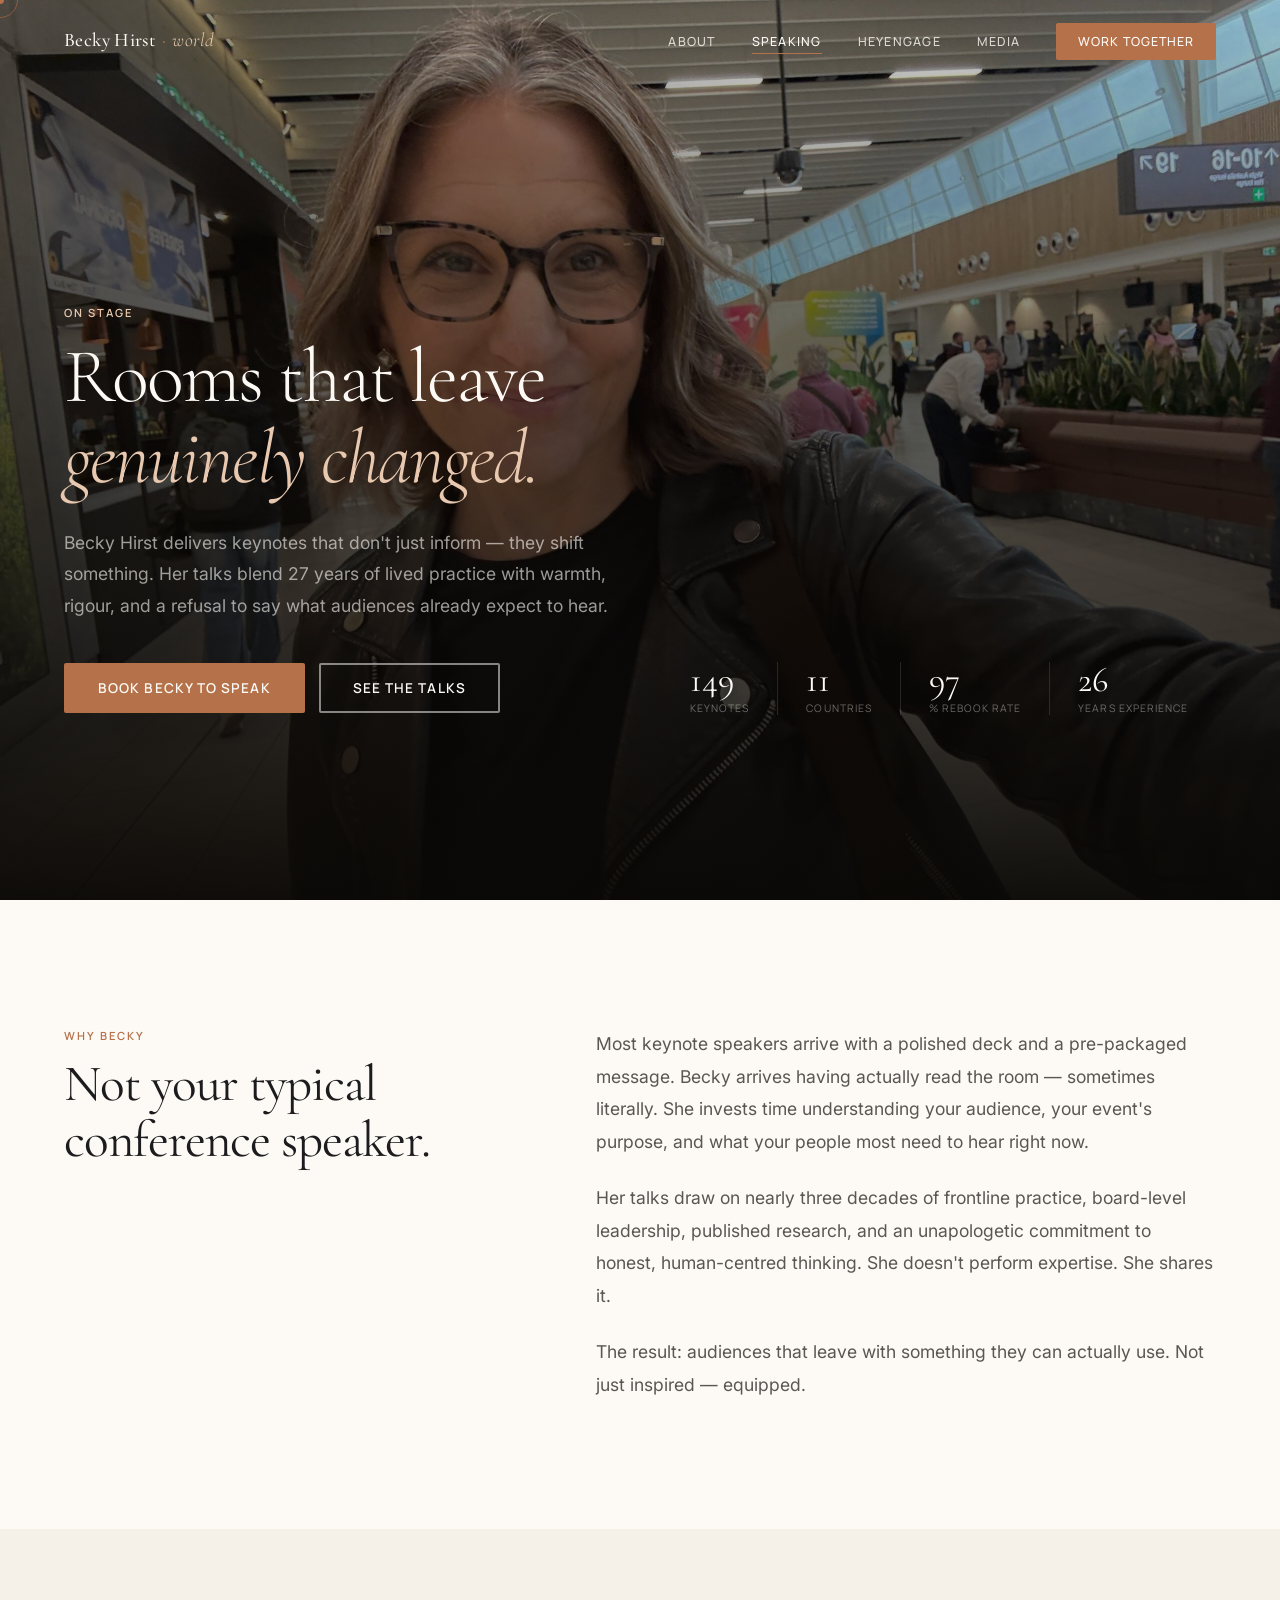
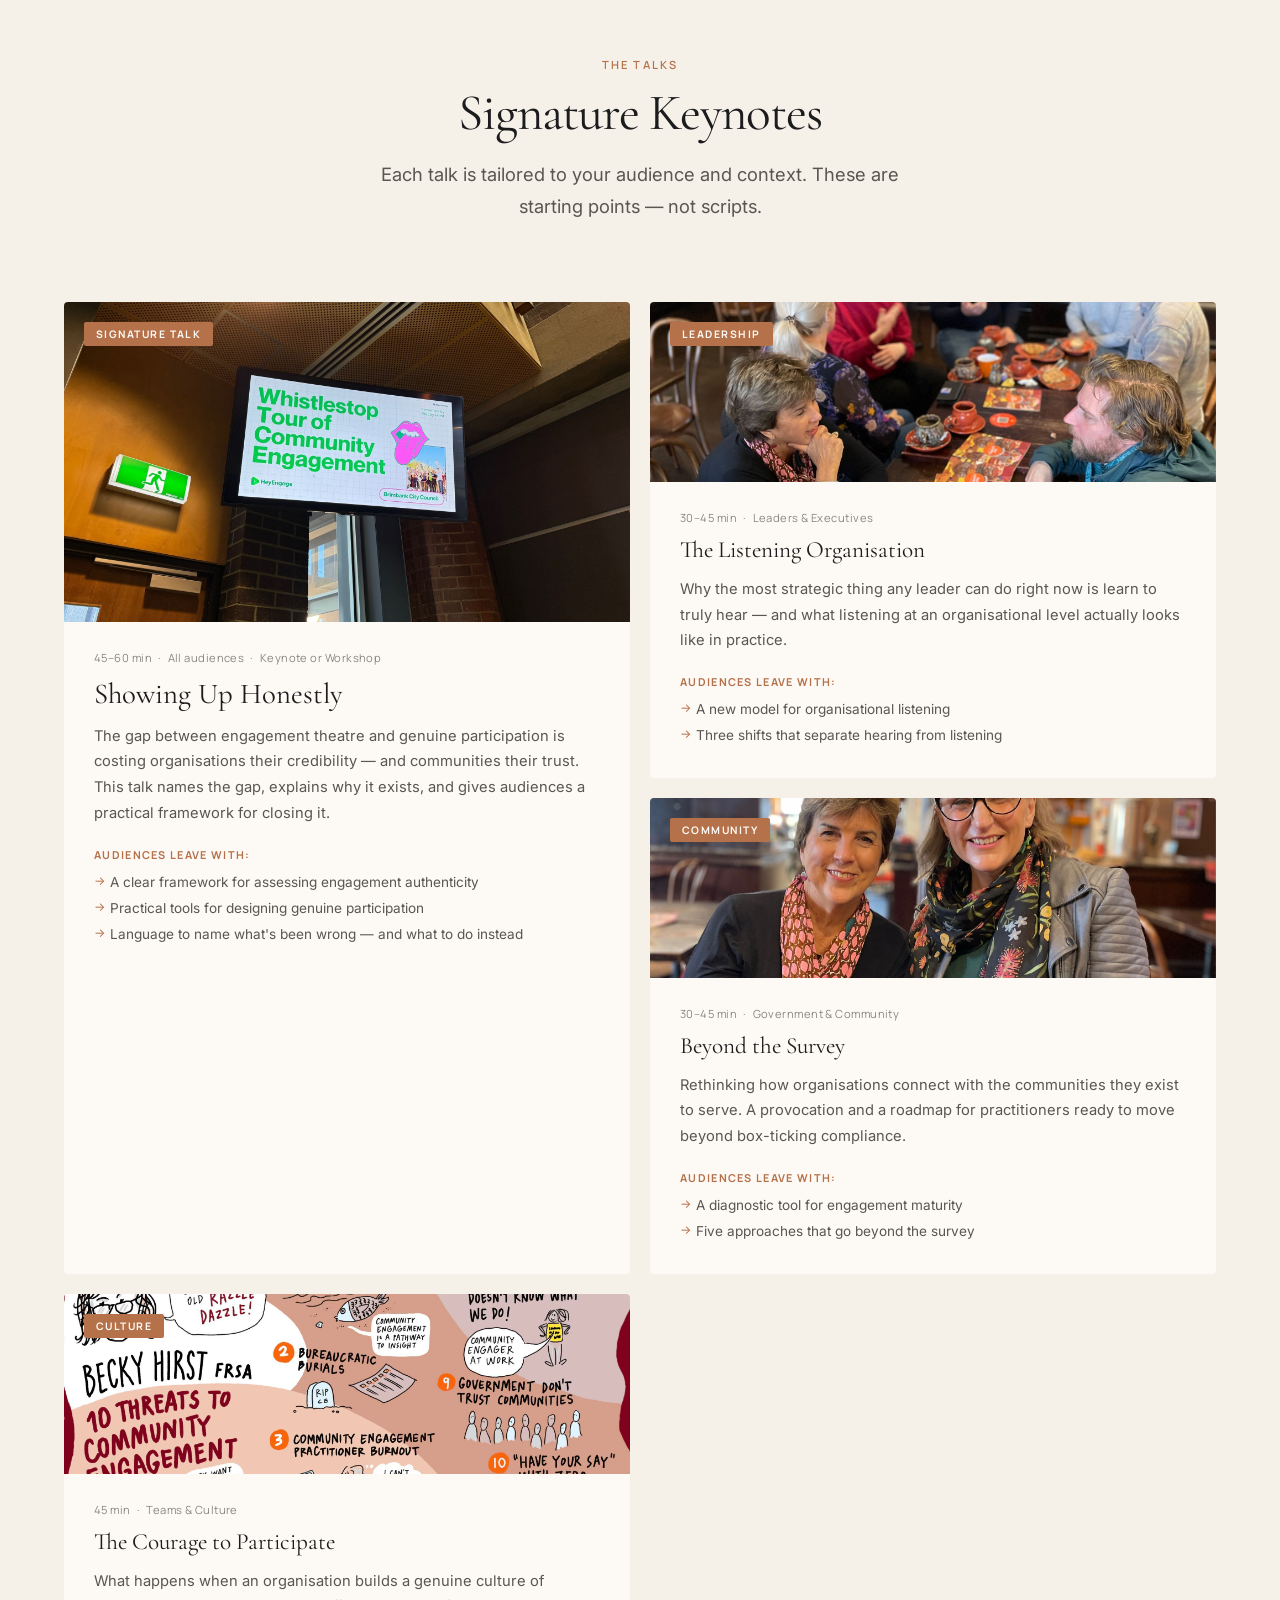
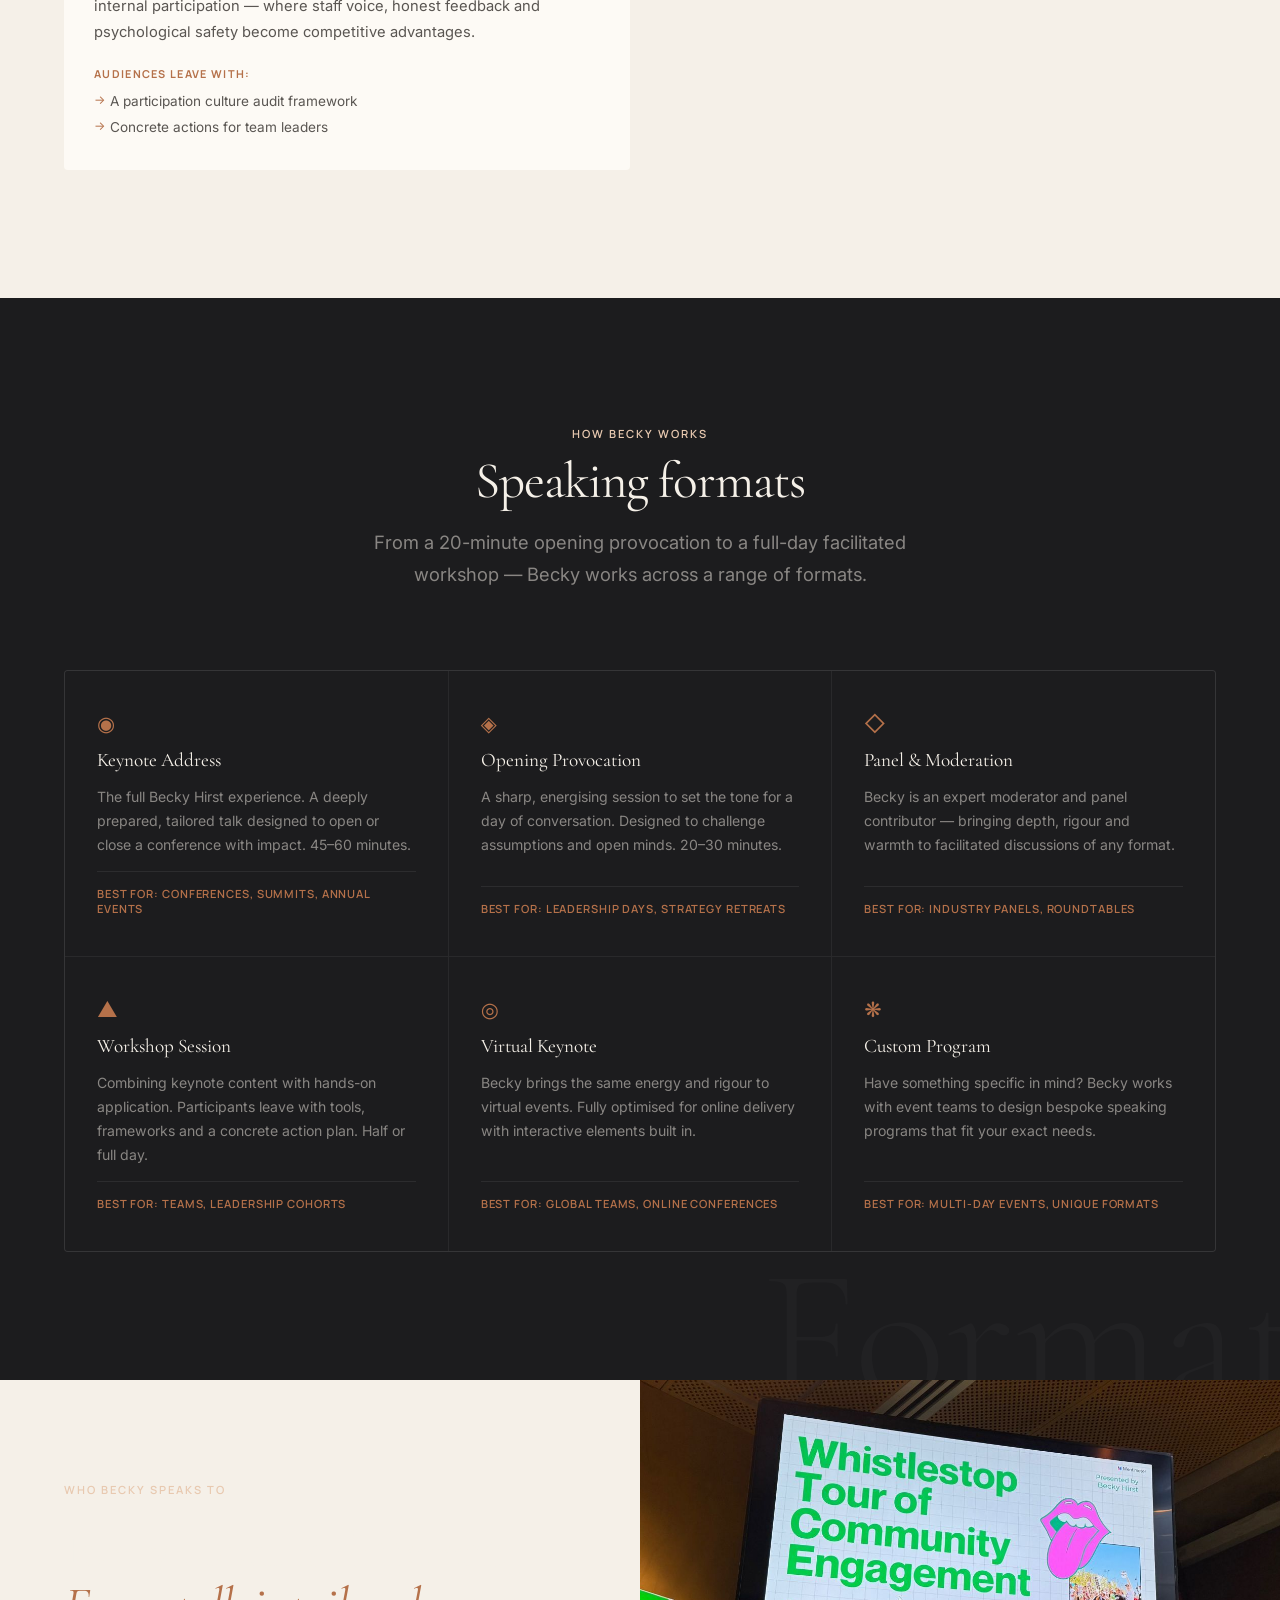
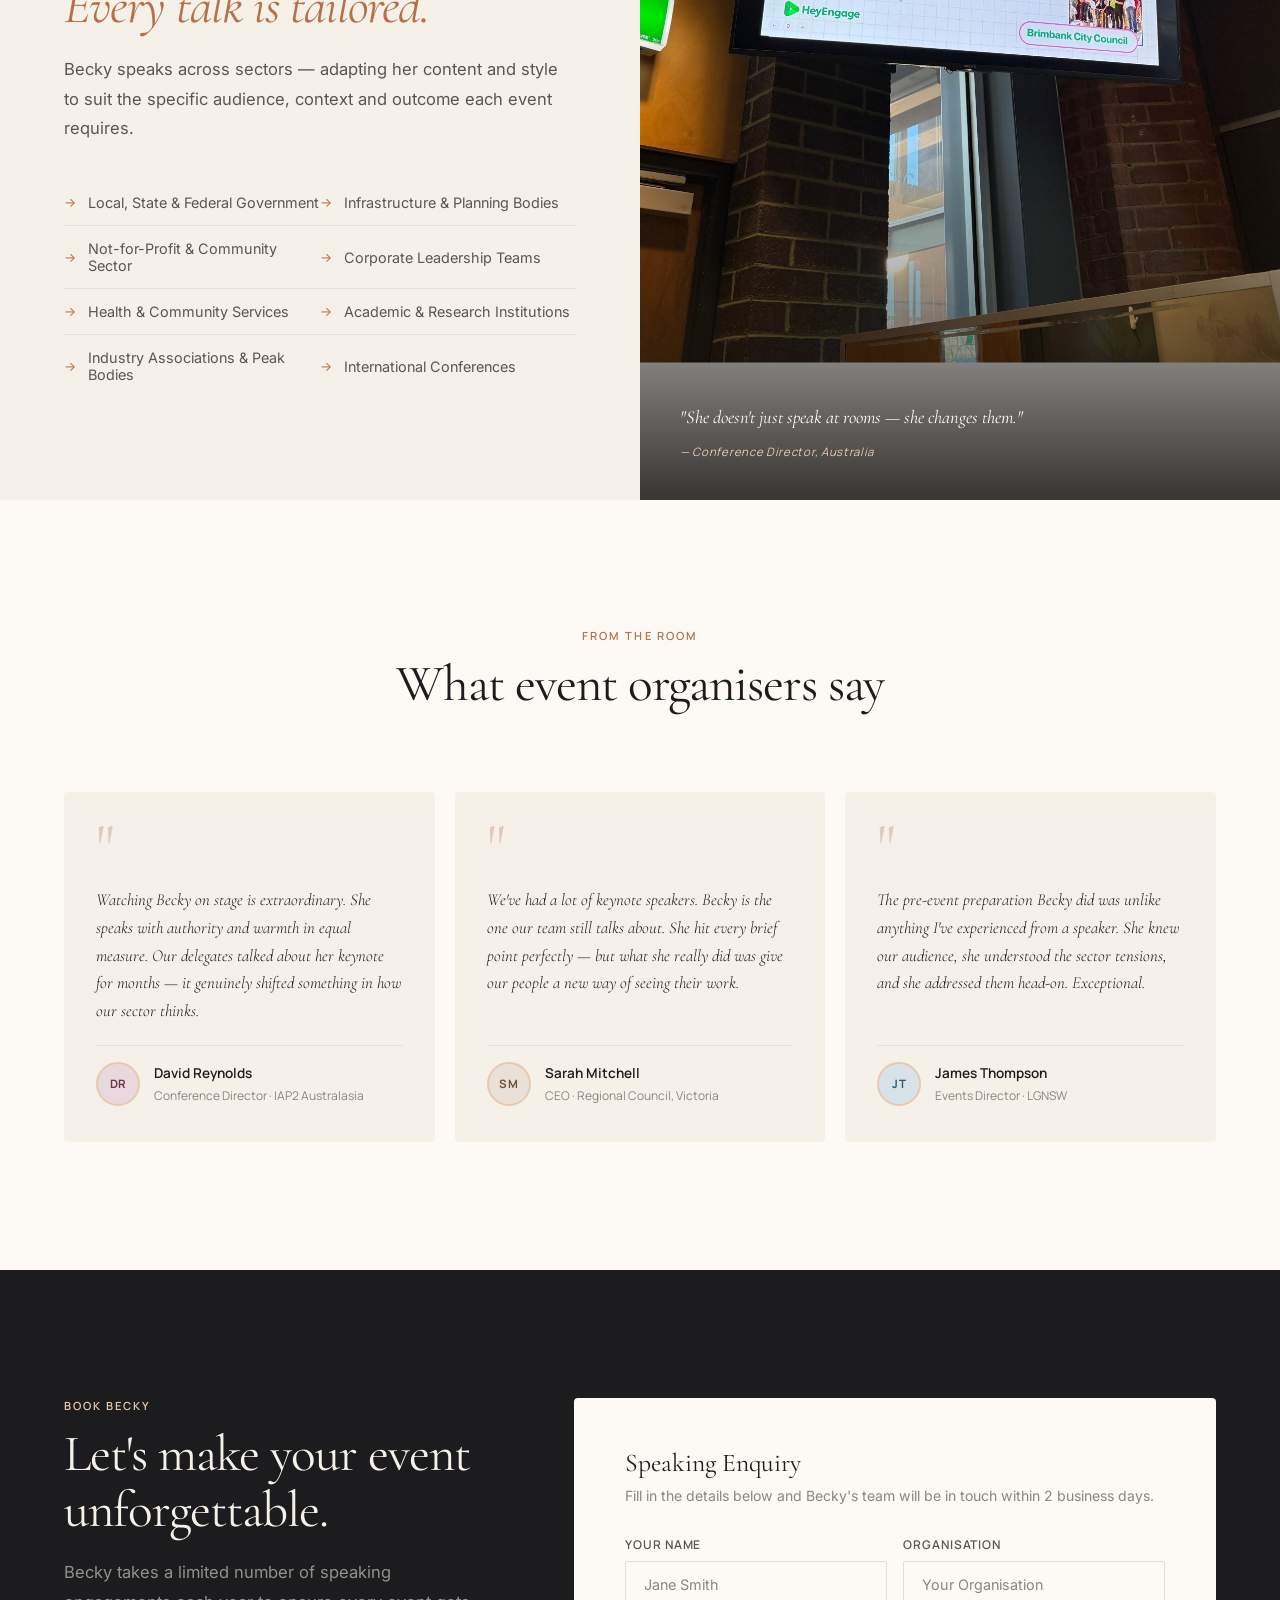
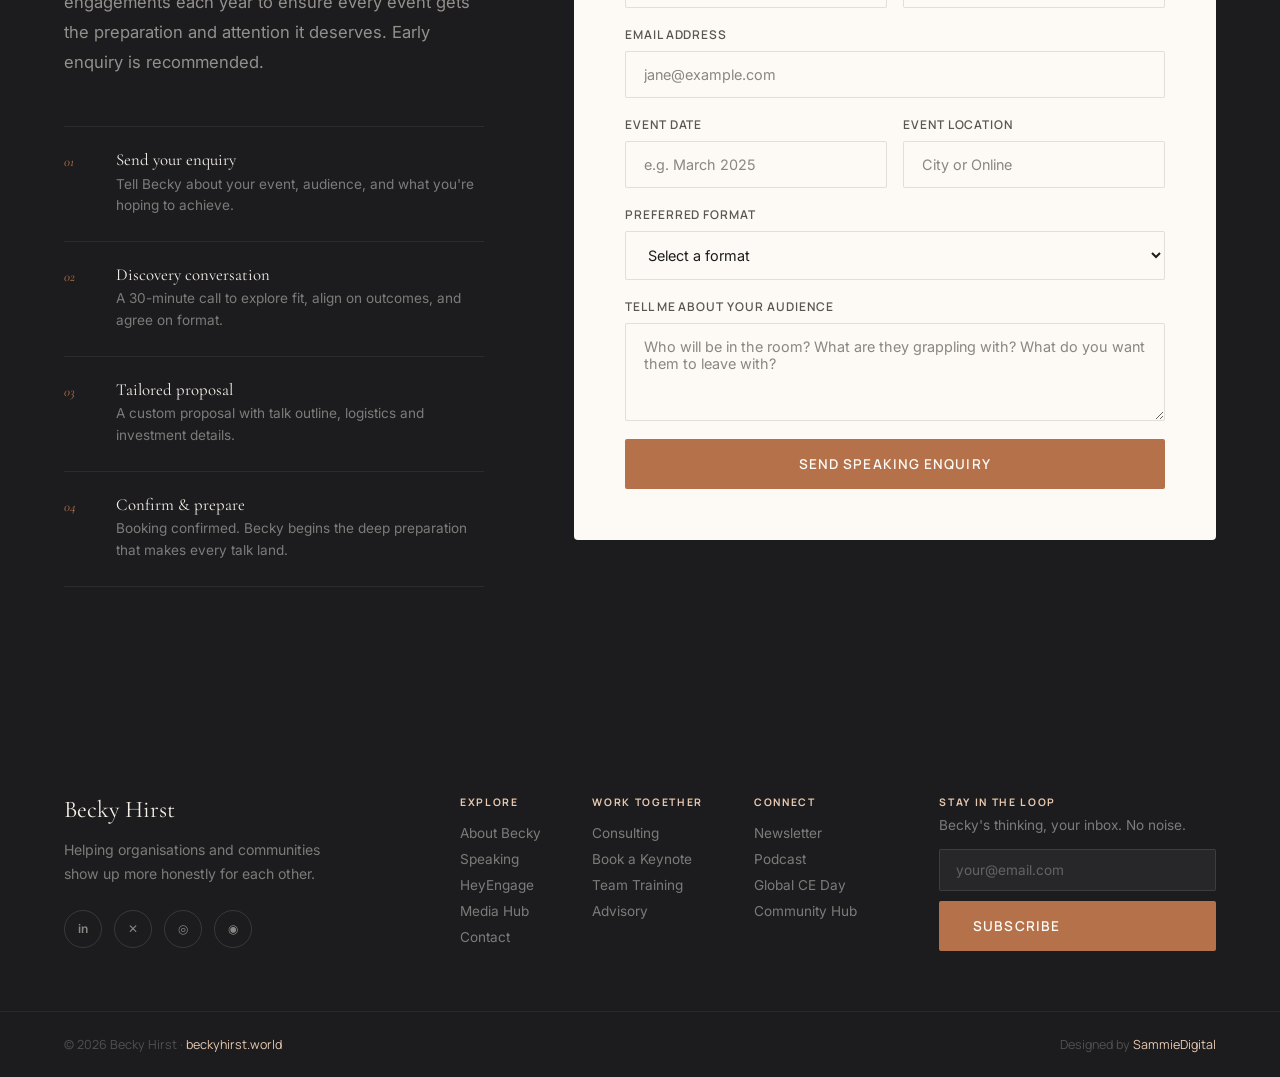
<file: speaking.html>
<!DOCTYPE html>
<html lang="en">
<head>
  <meta charset="UTF-8" />
  <meta name="viewport" content="width=device-width, initial-scale=1.0" />
  <meta name="description" content="Book Becky Hirst as a keynote speaker. Transformative talks on community engagement, leadership, and honest participation for conferences, summits and events." />
  <title>Speaking — Becky Hirst</title>

  <link rel="preconnect" href="https://fonts.googleapis.com" />
  <link rel="preconnect" href="https://fonts.gstatic.com" crossorigin />
  <link href="https://fonts.googleapis.com/css2?family=Cormorant+Garamond:ital,wght@0,300;0,400;0,500;0,600;1,300;1,400;1,500&family=Inter:wght@300;400;500;600&family=Manrope:wght@300;400;500;600;700&display=swap" rel="stylesheet" />

  <link rel="stylesheet" href="styles.css" />
  <link rel="stylesheet" href="speaking.css" />
</head>
<body>

  <!-- CURSOR -->
  <div class="cursor" id="cursor"></div>
  <div class="cursor-follower" id="cursorFollower"></div>

  <!-- ===================== NAVIGATION ===================== -->
  <nav class="nav" id="nav">
    <div class="nav-inner">
      <a href="index.html" class="nav-logo">
        <span class="nav-logo-name">Becky Hirst</span>
        <span class="nav-logo-dot">·</span>
        <span class="nav-logo-world">world</span>
      </a>
      <ul class="nav-links" id="navLinks">
        <li><a href="about.html" class="nav-link">About</a></li>
        <li><a href="speaking.html" class="nav-link nav-link--current">Speaking</a></li>
        <li><a href="heyengage.html" class="nav-link">HeyEngage</a></li>
        <li><a href="media.html" class="nav-link">Media</a></li>
        <li><a href="contact.html" class="nav-link nav-link--cta">Work Together</a></li>
      </ul>
      <button class="nav-toggle" id="navToggle" aria-label="Toggle navigation">
        <span></span><span></span>
      </button>
    </div>
  </nav>

  <!-- ===================== HERO ===================== -->
  <section class="spk-hero">
    <div class="spk-hero-bg">
      <img
        src="images/hero-speaking.jpg"
        alt="Becky Hirst on stage"
        class="spk-hero-img"
        loading="eager"
      />
      <div class="spk-hero-overlay"></div>
    </div>

    <div class="spk-hero-content">
      <div class="spk-hero-inner">
        <div class="reveal-up">
          <span class="section-eyebrow section-eyebrow--light">On Stage</span>
          <h1 class="spk-hero-headline">
            Rooms that leave<br />
            <em>genuinely changed.</em>
          </h1>
        </div>
        <p class="spk-hero-sub reveal-up" data-delay="120">
          Becky Hirst delivers keynotes that don't just inform — they shift something. Her talks blend 27 years of lived practice with warmth, rigour, and a refusal to say what audiences already expect to hear.
        </p>
      </div>

      <div class="spk-hero-bottom-row reveal-up" data-delay="240">
        <div class="spk-hero-actions">
          <a href="#booking" class="btn btn-primary">Book Becky to Speak</a>
          <a href="#talks" class="btn btn-ghost">See the Talks</a>
        </div>

        <div class="spk-hero-stats reveal-up" data-delay="320">
          <div class="spk-hs">
            <strong class="counter" data-count="150">0</strong>
            <span>Keynotes</span>
          </div>
          <div class="spk-hs-div"></div>
          <div class="spk-hs">
            <strong class="counter" data-count="12">0</strong>
            <span>Countries</span>
          </div>
          <div class="spk-hs-div"></div>
          <div class="spk-hs">
            <strong class="counter" data-count="98">0</strong>
            <span>% Rebook Rate</span>
          </div>
          <div class="spk-hs-div"></div>
          <div class="spk-hs">
            <strong class="counter" data-count="27">0</strong>
            <span>Years Experience</span>
          </div>
        </div>
      </div>
    </div>
  </section>

  <!-- ===================== SECTION: INTRO ===================== -->
  <section class="spk-intro">
    <div class="container">
      <div class="spk-intro-grid">
        <div class="spk-intro-left reveal-up">
          <span class="section-eyebrow">Why Becky</span>
          <h2 class="section-title">Not your typical<br />conference speaker.</h2>
        </div>
        <div class="spk-intro-right">
          <p class="reveal-up" data-delay="0">
            Most keynote speakers arrive with a polished deck and a pre-packaged message. Becky arrives having actually read the room — sometimes literally. She invests time understanding your audience, your event's purpose, and what your people most need to hear right now.
          </p>
          <p class="reveal-up" data-delay="100">
            Her talks draw on nearly three decades of frontline practice, board-level leadership, published research, and an unapologetic commitment to honest, human-centred thinking. She doesn't perform expertise. She shares it.
          </p>
          <p class="reveal-up" data-delay="200">
            The result: audiences that leave with something they can actually use. Not just inspired — equipped.
          </p>
        </div>
      </div>
    </div>
  </section>

  <!-- ===================== SECTION: TALKS ===================== -->
  <section class="talks" id="talks">
    <div class="container">
      <div class="section-header reveal-up">
        <span class="section-eyebrow">The Talks</span>
        <h2 class="section-title">Signature Keynotes</h2>
        <p class="section-desc">Each talk is tailored to your audience and context. These are starting points — not scripts.</p>
      </div>

      <div class="talks-grid">

        <div class="talk-card talk-card--feature reveal-up" data-delay="0">
          <div class="talk-card-image">
            <img src="images/speaking-2.jpg" alt="Showing Up Honestly" loading="lazy" />
            <div class="talk-card-overlay">
              <span class="talk-card-tag">Signature Talk</span>
            </div>
          </div>
          <div class="talk-card-body">
            <div class="talk-card-meta">
              <span>45–60 min</span>
              <span>·</span>
              <span>All audiences</span>
              <span>·</span>
              <span>Keynote or Workshop</span>
            </div>
            <h3>Showing Up Honestly</h3>
            <p>The gap between engagement theatre and genuine participation is costing organisations their credibility — and communities their trust. This talk names the gap, explains why it exists, and gives audiences a practical framework for closing it.</p>
            <div class="talk-outcomes">
              <h5>Audiences leave with:</h5>
              <ul>
                <li>A clear framework for assessing engagement authenticity</li>
                <li>Practical tools for designing genuine participation</li>
                <li>Language to name what's been wrong — and what to do instead</li>
              </ul>
            </div>
          </div>
        </div>

        <div class="talk-card reveal-up" data-delay="80">
          <div class="talk-card-image talk-card-image--sm">
            <img src="images/speaking-3.jpg" alt="The Listening Organisation" loading="lazy" />
            <div class="talk-card-overlay">
              <span class="talk-card-tag">Leadership</span>
            </div>
          </div>
          <div class="talk-card-body">
            <div class="talk-card-meta">
              <span>30–45 min</span>
              <span>·</span>
              <span>Leaders & Executives</span>
            </div>
            <h3>The Listening Organisation</h3>
            <p>Why the most strategic thing any leader can do right now is learn to truly hear — and what listening at an organisational level actually looks like in practice.</p>
            <div class="talk-outcomes">
              <h5>Audiences leave with:</h5>
              <ul>
                <li>A new model for organisational listening</li>
                <li>Three shifts that separate hearing from listening</li>
              </ul>
            </div>
          </div>
        </div>

        <div class="talk-card reveal-up" data-delay="160">
          <div class="talk-card-image talk-card-image--sm">
            <img src="images/speaking-4.jpg" alt="Beyond the Survey" loading="lazy" />
            <div class="talk-card-overlay">
              <span class="talk-card-tag">Community</span>
            </div>
          </div>
          <div class="talk-card-body">
            <div class="talk-card-meta">
              <span>30–45 min</span>
              <span>·</span>
              <span>Government & Community</span>
            </div>
            <h3>Beyond the Survey</h3>
            <p>Rethinking how organisations connect with the communities they exist to serve. A provocation and a roadmap for practitioners ready to move beyond box-ticking compliance.</p>
            <div class="talk-outcomes">
              <h5>Audiences leave with:</h5>
              <ul>
                <li>A diagnostic tool for engagement maturity</li>
                <li>Five approaches that go beyond the survey</li>
              </ul>
            </div>
          </div>
        </div>

        <div class="talk-card reveal-up" data-delay="240">
          <div class="talk-card-image talk-card-image--sm">
            <img src="images/speaking-stage.jpg" alt="The Courage to Participate" loading="lazy" />
            <div class="talk-card-overlay">
              <span class="talk-card-tag">Culture</span>
            </div>
          </div>
          <div class="talk-card-body">
            <div class="talk-card-meta">
              <span>45 min</span>
              <span>·</span>
              <span>Teams & Culture</span>
            </div>
            <h3>The Courage to Participate</h3>
            <p>What happens when an organisation builds a genuine culture of internal participation — where staff voice, honest feedback and psychological safety become competitive advantages.</p>
            <div class="talk-outcomes">
              <h5>Audiences leave with:</h5>
              <ul>
                <li>A participation culture audit framework</li>
                <li>Concrete actions for team leaders</li>
              </ul>
            </div>
          </div>
        </div>

      </div>
    </div>
  </section>

  <!-- ===================== SECTION: FORMATS ===================== -->
  <section class="formats">
    <div class="formats-bg-text" aria-hidden="true">Format</div>
    <div class="container">
      <div class="section-header reveal-up">
        <span class="section-eyebrow">How Becky Works</span>
        <h2 class="section-title">Speaking formats</h2>
        <p class="section-desc">From a 20-minute opening provocation to a full-day facilitated workshop — Becky works across a range of formats.</p>
      </div>

      <div class="formats-grid">

        <div class="format-item reveal-up" data-delay="0">
          <span class="format-icon">◉</span>
          <h3>Keynote Address</h3>
          <p>The full Becky Hirst experience. A deeply prepared, tailored talk designed to open or close a conference with impact. 45–60 minutes.</p>
          <div class="format-detail">Best for: Conferences, summits, annual events</div>
        </div>

        <div class="format-item reveal-up" data-delay="80">
          <span class="format-icon">◈</span>
          <h3>Opening Provocation</h3>
          <p>A sharp, energising session to set the tone for a day of conversation. Designed to challenge assumptions and open minds. 20–30 minutes.</p>
          <div class="format-detail">Best for: Leadership days, strategy retreats</div>
        </div>

        <div class="format-item reveal-up" data-delay="160">
          <span class="format-icon">◇</span>
          <h3>Panel & Moderation</h3>
          <p>Becky is an expert moderator and panel contributor — bringing depth, rigour and warmth to facilitated discussions of any format.</p>
          <div class="format-detail">Best for: Industry panels, roundtables</div>
        </div>

        <div class="format-item reveal-up" data-delay="240">
          <span class="format-icon">▲</span>
          <h3>Workshop Session</h3>
          <p>Combining keynote content with hands-on application. Participants leave with tools, frameworks and a concrete action plan. Half or full day.</p>
          <div class="format-detail">Best for: Teams, leadership cohorts</div>
        </div>

        <div class="format-item reveal-up" data-delay="320">
          <span class="format-icon">◎</span>
          <h3>Virtual Keynote</h3>
          <p>Becky brings the same energy and rigour to virtual events. Fully optimised for online delivery with interactive elements built in.</p>
          <div class="format-detail">Best for: Global teams, online conferences</div>
        </div>

        <div class="format-item reveal-up" data-delay="400">
          <span class="format-icon">❋</span>
          <h3>Custom Program</h3>
          <p>Have something specific in mind? Becky works with event teams to design bespoke speaking programs that fit your exact needs.</p>
          <div class="format-detail">Best for: Multi-day events, unique formats</div>
        </div>

      </div>
    </div>
  </section>

  <!-- ===================== SECTION: AUDIENCES ===================== -->
  <section class="audiences">
    <div class="audiences-inner">
      <div class="audiences-content reveal-up">
        <span class="section-eyebrow section-eyebrow--light">Who Becky Speaks To</span>
        <h2 class="section-title section-title--light">Every room is different.<br /><em>Every talk is tailored.</em></h2>
        <p>Becky speaks across sectors — adapting her content and style to suit the specific audience, context and outcome each event requires.</p>

        <div class="audience-list">
          <div class="audience-item">
            <span class="audience-tick">→</span>
            <span>Local, State & Federal Government</span>
          </div>
          <div class="audience-item">
            <span class="audience-tick">→</span>
            <span>Infrastructure & Planning Bodies</span>
          </div>
          <div class="audience-item">
            <span class="audience-tick">→</span>
            <span>Not-for-Profit & Community Sector</span>
          </div>
          <div class="audience-item">
            <span class="audience-tick">→</span>
            <span>Corporate Leadership Teams</span>
          </div>
          <div class="audience-item">
            <span class="audience-tick">→</span>
            <span>Health & Community Services</span>
          </div>
          <div class="audience-item">
            <span class="audience-tick">→</span>
            <span>Academic & Research Institutions</span>
          </div>
          <div class="audience-item">
            <span class="audience-tick">→</span>
            <span>Industry Associations & Peak Bodies</span>
          </div>
          <div class="audience-item">
            <span class="audience-tick">→</span>
            <span>International Conferences</span>
          </div>
        </div>
      </div>

      <div class="audiences-visual reveal-up" data-delay="150">
        <img
          src="images/speaking-2.jpg"
          alt="Becky speaking to an audience"
          class="audiences-img parallax-img"
          loading="lazy"
        />
        <div class="audiences-img-overlay"></div>
        <div class="audiences-quote">
          <blockquote>"She doesn't just speak at rooms — she changes them."</blockquote>
          <cite>— Conference Director, Australia</cite>
        </div>
      </div>
    </div>
  </section>

  <!-- ===================== SECTION: TESTIMONIALS ===================== -->
  <section class="spk-testimonials">
    <div class="container">
      <div class="section-header reveal-up">
        <span class="section-eyebrow">From the Room</span>
        <h2 class="section-title">What event organisers say</h2>
      </div>

      <div class="spk-testi-grid">

        <div class="spk-testi-card reveal-up" data-delay="0">
          <div class="spk-testi-quote">"</div>
          <blockquote>Watching Becky on stage is extraordinary. She speaks with authority and warmth in equal measure. Our delegates talked about her keynote for months — it genuinely shifted something in how our sector thinks.</blockquote>
          <div class="spk-testi-author">
            <span class="avatar-initials" data-initials="DR" data-hue="340"></span>
            <div>
              <strong>David Reynolds</strong>
              <span>Conference Director · IAP2 Australasia</span>
            </div>
          </div>
        </div>

        <div class="spk-testi-card reveal-up" data-delay="100">
          <div class="spk-testi-quote">"</div>
          <blockquote>We've had a lot of keynote speakers. Becky is the one our team still talks about. She hit every brief point perfectly — but what she really did was give our people a new way of seeing their work.</blockquote>
          <div class="spk-testi-author">
            <span class="avatar-initials" data-initials="SM" data-hue="30"></span>
            <div>
              <strong>Sarah Mitchell</strong>
              <span>CEO · Regional Council, Victoria</span>
            </div>
          </div>
        </div>

        <div class="spk-testi-card reveal-up" data-delay="200">
          <div class="spk-testi-quote">"</div>
          <blockquote>The pre-event preparation Becky did was unlike anything I've experienced from a speaker. She knew our audience, she understood the sector tensions, and she addressed them head-on. Exceptional.</blockquote>
          <div class="spk-testi-author">
            <span class="avatar-initials" data-initials="JT" data-hue="200"></span>
            <div>
              <strong>James Thompson</strong>
              <span>Events Director · LGNSW</span>
            </div>
          </div>
        </div>

      </div>
    </div>
  </section>

  <!-- ===================== SECTION: BOOKING ===================== -->
  <section class="booking" id="booking">
    <div class="booking-inner">
      <div class="booking-left reveal-up">
        <span class="section-eyebrow section-eyebrow--light">Book Becky</span>
        <h2 class="section-title section-title--light">Let's make your event unforgettable.</h2>
        <p>Becky takes a limited number of speaking engagements each year to ensure every event gets the preparation and attention it deserves. Early enquiry is recommended.</p>

        <div class="booking-process">
          <div class="booking-step">
            <span class="booking-step-num">01</span>
            <div>
              <h4>Send your enquiry</h4>
              <p>Tell Becky about your event, audience, and what you're hoping to achieve.</p>
            </div>
          </div>
          <div class="booking-step">
            <span class="booking-step-num">02</span>
            <div>
              <h4>Discovery conversation</h4>
              <p>A 30-minute call to explore fit, align on outcomes, and agree on format.</p>
            </div>
          </div>
          <div class="booking-step">
            <span class="booking-step-num">03</span>
            <div>
              <h4>Tailored proposal</h4>
              <p>A custom proposal with talk outline, logistics and investment details.</p>
            </div>
          </div>
          <div class="booking-step">
            <span class="booking-step-num">04</span>
            <div>
              <h4>Confirm & prepare</h4>
              <p>Booking confirmed. Becky begins the deep preparation that makes every talk land.</p>
            </div>
          </div>
        </div>
      </div>

      <div class="booking-right reveal-up" data-delay="150">
        <div class="booking-form-wrap">
          <h3>Speaking Enquiry</h3>
          <p>Fill in the details below and Becky's team will be in touch within 2 business days.</p>

          <form class="booking-form" id="bookingForm" novalidate>
            <div class="form-row">
              <div class="form-group">
                <label for="bk-name">Your Name</label>
                <input type="text" id="bk-name" name="name" placeholder="Jane Smith" required />
              </div>
              <div class="form-group">
                <label for="bk-org">Organisation</label>
                <input type="text" id="bk-org" name="org" placeholder="Your Organisation" required />
              </div>
            </div>
            <div class="form-group">
              <label for="bk-email">Email Address</label>
              <input type="email" id="bk-email" name="email" placeholder="jane@example.com" required />
            </div>
            <div class="form-row">
              <div class="form-group">
                <label for="bk-date">Event Date</label>
                <input type="text" id="bk-date" name="date" placeholder="e.g. March 2025" />
              </div>
              <div class="form-group">
                <label for="bk-location">Event Location</label>
                <input type="text" id="bk-location" name="location" placeholder="City or Online" />
              </div>
            </div>
            <div class="form-group">
              <label for="bk-format">Preferred Format</label>
              <select id="bk-format" name="format">
                <option value="">Select a format</option>
                <option>Keynote Address (45–60 min)</option>
                <option>Opening Provocation (20–30 min)</option>
                <option>Workshop Session (half or full day)</option>
                <option>Panel / Moderation</option>
                <option>Virtual Keynote</option>
                <option>Custom Program</option>
              </select>
            </div>
            <div class="form-group">
              <label for="bk-audience">Tell me about your audience</label>
              <textarea id="bk-audience" name="audience" rows="4" placeholder="Who will be in the room? What are they grappling with? What do you want them to leave with?"></textarea>
            </div>
            <button type="submit" class="btn btn-primary btn--full">Send Speaking Enquiry</button>
          </form>
        </div>
      </div>
    </div>
  </section>

  <!-- ===================== FOOTER ===================== -->
  <footer class="footer">
    <div class="footer-inner">
      <div class="footer-brand">
        <a href="index.html" class="footer-logo">Becky Hirst</a>
        <p class="footer-tagline">Helping organisations and communities<br />show up more honestly for each other.</p>
        <div class="footer-socials">
          <a href="#" class="social-link" aria-label="LinkedIn">in</a>
          <a href="#" class="social-link" aria-label="Twitter/X">✕</a>
          <a href="#" class="social-link" aria-label="Instagram">◎</a>
          <a href="#" class="social-link" aria-label="Podcast">◉</a>
        </div>
      </div>
      <nav class="footer-nav" aria-label="Footer navigation">
        <div class="footer-nav-col">
          <h5>Explore</h5>
          <a href="about.html">About Becky</a>
          <a href="speaking.html">Speaking</a>
          <a href="heyengage.html">HeyEngage</a>
          <a href="media.html">Media Hub</a>
          <a href="contact.html">Contact</a>
        </div>
        <div class="footer-nav-col">
          <h5>Work Together</h5>
          <a href="contact.html">Consulting</a>
          <a href="speaking.html">Book a Keynote</a>
          <a href="heyengage.html">Team Training</a>
          <a href="contact.html">Advisory</a>
        </div>
        <div class="footer-nav-col">
          <h5>Connect</h5>
          <a href="#">Newsletter</a>
          <a href="#">Podcast</a>
          <a href="#">Global CE Day</a>
          <a href="#">Community Hub</a>
        </div>
      </nav>
      <div class="footer-newsletter">
        <h5>Stay in the loop</h5>
        <p>Becky's thinking, your inbox. No noise.</p>
        <div class="footer-form">
          <input type="email" placeholder="your@email.com" aria-label="Newsletter email" />
          <button class="btn btn-primary">Subscribe</button>
        </div>
      </div>
    </div>
    <div class="footer-bottom">
      <p>© 2026 Becky Hirst · <a href="index.html">beckyhirst.world</a></p>
      <p>Designed by <a href="https://sammiedigital.vercel.app/" target="_blank" rel="noopener noreferrer">SammieDigital</a></p>
    </div>
  </footer>

  <script src="script.js"></script>
  <script>
    // Booking form handler
    const bookingForm = document.getElementById('bookingForm');
    if (bookingForm) {
      bookingForm.addEventListener('submit', (e) => {
        e.preventDefault();
        const btn = bookingForm.querySelector('button[type="submit"]');
        btn.textContent = 'Enquiry Sent ✓';
        btn.style.background = '#4A7A4A';
        btn.disabled = true;
        setTimeout(() => {
          btn.textContent = 'Send Speaking Enquiry';
          btn.style.background = '';
          btn.disabled = false;
          bookingForm.reset();
        }, 4000);
      });
    }
  </script>
</body>
</html>
</file>
<file: styles.css>
/* =====================================================
   BECKY HIRST · beckyhirst.world
   styles.css — Complete Design System
   ===================================================== */

/* ===================== CSS VARIABLES ===================== */
:root {
  /* Palette */
  --cream:        #F5F0E8;
  --cream-deep:   #EDE6D6;
  --charcoal:     #1C1C1E;
  --charcoal-mid: #2C2C2E;
  --charcoal-soft:#3A3A3C;
  --bronze:       #B5714A;
  --bronze-light: #C98A62;
  --bronze-pale:  #E8C9B0;
  --sage:         #7A8C7A;
  --sage-light:   #9BAA9B;
  --warm-white:   #FDFAF5;
  --mid-tone:     #8A8680;
  --text-primary: #1C1C1E;
  --text-secondary:#5A5652;
  --text-muted:   #8A8680;

  /* Typography */
  --font-display: 'Cormorant Garamond', Georgia, serif;
  --font-body:    'Inter', 'Manrope', system-ui, sans-serif;
  --font-ui:      'Manrope', 'Inter', system-ui, sans-serif;

  /* Spacing */
  --section-pad:  clamp(80px, 10vw, 140px);
  --container:    1280px;
  --gutter:       clamp(24px, 5vw, 80px);

  /* Motion */
  --ease-out:     cubic-bezier(0.16, 1, 0.3, 1);
  --ease-in-out:  cubic-bezier(0.65, 0, 0.35, 1);
  --dur-fast:     200ms;
  --dur-med:      400ms;
  --dur-slow:     700ms;
  --dur-xslow:    1000ms;
}

/* ===================== RESET & BASE ===================== */
*, *::before, *::after { box-sizing: border-box; margin: 0; padding: 0; }

html {
  scroll-behavior: smooth;
  font-size: 16px;
  -webkit-font-smoothing: antialiased;
  -moz-osx-font-smoothing: grayscale;
}

body {
  font-family: var(--font-body);
  color: var(--text-primary);
  background-color: var(--warm-white);
  overflow-x: hidden;
  cursor: none;
}

@media (hover: none) { body { cursor: auto; } }

img { display: block; width: 100%; height: 100%; object-fit: cover; }
a { text-decoration: none; color: inherit; }
button { cursor: none; border: none; background: none; font-family: inherit; }
input, textarea, select { font-family: var(--font-body); }
ul { list-style: none; }

/* ===================== CUSTOM CURSOR ===================== */
.cursor {
  position: fixed; top: 0; left: 0;
  width: 8px; height: 8px;
  background: var(--bronze);
  border-radius: 50%;
  pointer-events: none;
  z-index: 9999;
  transform: translate(-50%, -50%);
  transition: width var(--dur-fast), height var(--dur-fast), background var(--dur-fast);
}

.cursor-follower {
  position: fixed; top: 0; left: 0;
  width: 36px; height: 36px;
  border: 1.5px solid var(--bronze);
  border-radius: 50%;
  pointer-events: none;
  z-index: 9998;
  transform: translate(-50%, -50%);
  transition: transform 0.15s var(--ease-out), width var(--dur-med), height var(--dur-med), opacity var(--dur-fast);
  opacity: 0.6;
}

body.cursor-hover .cursor { width: 12px; height: 12px; background: var(--charcoal); }
body.cursor-hover .cursor-follower { width: 56px; height: 56px; opacity: 0.3; }

@media (hover: none) { .cursor, .cursor-follower { display: none; } }

/* ===================== TYPOGRAPHY ===================== */
h1, h2, h3, h4 { font-family: var(--font-display); font-weight: 400; line-height: 1.1; }

h1 { font-size: clamp(2.8rem, 6vw, 5.5rem); letter-spacing: -0.02em; }
h2 { font-size: clamp(2rem, 4vw, 3.5rem); }
h3 { font-size: clamp(1.3rem, 2.5vw, 1.9rem); }
h4 { font-size: clamp(1.1rem, 1.8vw, 1.4rem); }

.section-title { font-family: var(--font-display); font-weight: 400; letter-spacing: -0.02em; line-height: 1.1; color: var(--charcoal); }
.section-title--light { color: var(--cream); }

.section-eyebrow {
  font-family: var(--font-ui);
  font-size: 0.7rem;
  font-weight: 600;
  letter-spacing: 0.18em;
  text-transform: uppercase;
  color: var(--bronze);
  margin-bottom: 0.8rem;
  display: block;
}
.section-eyebrow--light { color: var(--bronze-pale); }

.section-desc {
  font-size: clamp(1rem, 1.5vw, 1.15rem);
  color: var(--text-secondary);
  line-height: 1.75;
  max-width: 560px;
  margin: 0 auto;
}

.section-header {
  text-align: center;
  margin-bottom: clamp(50px, 7vw, 80px);
}

.section-header .section-title { margin-bottom: 1rem; }

/* ===================== LAYOUT ===================== */
.container {
  max-width: var(--container);
  margin: 0 auto;
  padding: 0 var(--gutter);
}

/* ===================== BUTTONS ===================== */
.btn {
  display: inline-flex;
  align-items: center;
  gap: 0.5rem;
  font-family: var(--font-ui);
  font-size: 0.85rem;
  font-weight: 600;
  letter-spacing: 0.08em;
  text-transform: uppercase;
  padding: 14px 32px;
  border-radius: 2px;
  transition: all var(--dur-med) var(--ease-out);
  white-space: nowrap;
  cursor: none;
}

.btn-primary {
  background: var(--bronze);
  color: var(--warm-white);
  border: 2px solid var(--bronze);
}
.btn-primary:hover {
  background: var(--charcoal);
  border-color: var(--charcoal);
  transform: translateY(-2px);
}

.btn-ghost {
  background: transparent;
  color: var(--warm-white);
  border: 2px solid rgba(255,255,255,0.5);
}
.btn-ghost:hover {
  background: rgba(255,255,255,0.1);
  border-color: rgba(255,255,255,0.9);
}

.btn-ghost-light {
  background: transparent;
  color: var(--cream);
  border: 2px solid rgba(245,240,232,0.4);
}
.btn-ghost-light:hover {
  background: rgba(245,240,232,0.1);
  border-color: var(--cream);
}

.btn-light {
  background: var(--cream);
  color: var(--charcoal);
  border: 2px solid var(--cream);
}
.btn-light:hover {
  background: transparent;
  color: var(--cream);
}

.btn-outline {
  background: transparent;
  color: var(--charcoal);
  border: 2px solid var(--charcoal);
}
.btn-outline:hover {
  background: var(--charcoal);
  color: var(--warm-white);
}

.btn--full { width: 100%; justify-content: center; }

/* ===================== SCROLL ANIMATIONS ===================== */
.reveal-up {
  opacity: 0;
  transform: translateY(30px);
  transition: opacity 0.8s var(--ease-out), transform 0.8s var(--ease-out);
}
.reveal-up.is-visible { opacity: 1; transform: translateY(0); }

/* ===================== NAVIGATION ===================== */
.nav {
  position: fixed;
  top: 0; left: 0; right: 0;
  z-index: 1000;
  padding: 28px var(--gutter);
  transition: background var(--dur-med), padding var(--dur-med), backdrop-filter var(--dur-med);
}

.nav.scrolled {
  background: rgba(28, 28, 30, 0.92);
  backdrop-filter: blur(20px);
  -webkit-backdrop-filter: blur(20px);
  padding: 18px var(--gutter);
}

.nav-inner {
  max-width: var(--container);
  margin: 0 auto;
  display: flex;
  align-items: center;
  justify-content: space-between;
}

.nav-logo {
  font-family: var(--font-display);
  font-size: 1.2rem;
  color: var(--warm-white);
  letter-spacing: 0.02em;
  font-weight: 500;
}
.nav-logo-dot { color: var(--bronze); margin: 0 2px; }
.nav-logo-world { font-style: italic; font-weight: 300; color: var(--bronze-pale); }

.nav-links {
  display: flex;
  align-items: center;
  gap: 36px;
}

.nav-link {
  font-family: var(--font-ui);
  font-size: 0.78rem;
  font-weight: 500;
  letter-spacing: 0.1em;
  text-transform: uppercase;
  color: rgba(253,250,245,0.8);
  transition: color var(--dur-fast);
  position: relative;
}
.nav-link::after {
  content: '';
  position: absolute;
  bottom: -4px; left: 0;
  width: 0; height: 1px;
  background: var(--bronze);
  transition: width var(--dur-med) var(--ease-out);
}
.nav-link:hover { color: var(--warm-white); }
.nav-link:hover::after { width: 100%; }

.nav-link--cta {
  background: var(--bronze);
  color: var(--warm-white);
  padding: 10px 22px;
  border-radius: 2px;
  letter-spacing: 0.08em;
}
.nav-link--cta::after { display: none; }
.nav-link--cta:hover { background: var(--charcoal); }

.nav-toggle {
  display: none;
  flex-direction: column;
  gap: 6px;
  padding: 4px;
  cursor: none;
}
.nav-toggle span {
  display: block;
  width: 24px; height: 1.5px;
  background: var(--warm-white);
  transition: all var(--dur-med);
}

@media (max-width: 900px) {
  .nav-toggle { display: flex; }
  .nav-links {
    position: fixed;
    top: 0; right: 0;
    width: 100%; max-width: 340px;
    height: 100vh;
    background: var(--charcoal);
    flex-direction: column;
    justify-content: center;
    align-items: flex-start;
    padding: 80px 48px;
    gap: 28px;
    transform: translateX(100%);
    transition: transform var(--dur-slow) var(--ease-out);
    z-index: 999;
  }
  .nav-links.open { transform: translateX(0); }
  .nav-link { font-size: 1rem; color: var(--cream); }
  .nav-link--cta { margin-top: 16px; }
  .nav.nav-open .nav-toggle span:first-child { transform: rotate(45deg) translate(5px, 5px); }
  .nav.nav-open .nav-toggle span:last-child { transform: rotate(-45deg) translate(5px, -5px); }
}

/* ===================== HERO ===================== */
.hero {
  position: relative;
  height: 100vh;
  min-height: 720px;
  display: flex;
  flex-direction: column;
  justify-content: center;
  overflow: hidden;
}

.hero-bg { position: absolute; inset: 0; }

.hero-image-wrap {
  position: absolute; inset: 0;
  transform: scale(1.06);
  transition: transform 7s ease-out;
}
.hero-image-wrap.loaded { transform: scale(1); }

.hero-image {
  width: 100%; height: 100%;
  object-fit: cover;
  object-position: 50% 30%;
}

.hero-image-overlay {
  position: absolute; inset: 0;
  background:
    linear-gradient(to right, rgba(20,18,16,0.82) 0%, rgba(20,18,16,0.55) 50%, rgba(20,18,16,0.15) 100%),
    linear-gradient(to top, rgba(20,18,16,0.6) 0%, transparent 40%);
}

.hero-grain {
  position: absolute; inset: 0;
  opacity: 0.035;
  background-image: url("data:image/svg+xml,%3Csvg viewBox='0 0 256 256' xmlns='http://www.w3.org/2000/svg'%3E%3Cfilter id='noise'%3E%3CfeTurbulence type='fractalNoise' baseFrequency='0.9' numOctaves='4' stitchTiles='stitch'/%3E%3C/filter%3E%3Crect width='100%25' height='100%25' filter='url(%23noise)'/%3E%3C/svg%3E");
  background-size: 200px;
}

/* Two-column hero layout: content left, space for portrait right */
.hero-content {
  position: relative;
  z-index: 2;
  max-width: var(--container);
  margin: 0 auto;
  width: 100%;
  padding: 120px var(--gutter) 80px;
  display: grid;
  grid-template-columns: 1fr 1fr;
  align-items: center;
  min-height: 100%;
}

.hero-content-inner {
  display: flex;
  flex-direction: column;
  justify-content: center;
  grid-column: 1 / -1;
}

.hero-eyebrow {
  display: flex;
  align-items: center;
  gap: 14px;
  font-family: var(--font-ui);
  font-size: 0.68rem;
  font-weight: 600;
  letter-spacing: 0.2em;
  text-transform: uppercase;
  color: var(--bronze-pale);
  margin-bottom: 32px;
  opacity: 0.85;
}
.eyebrow-line {
  display: block;
  width: 36px; height: 1px;
  background: var(--bronze);
  flex-shrink: 0;
}

.hero-headline {
  font-family: var(--font-display);
  font-size: clamp(3rem, 5.2vw, 5.2rem);
  font-weight: 300;
  line-height: 1.06;
  color: var(--warm-white);
  letter-spacing: -0.025em;
  margin-bottom: 36px;
  max-width: 640px;
}
.hero-headline em {
  font-style: italic;
  color: var(--bronze-pale);
  font-weight: 300;
}

.hero-sub {
  font-family: var(--font-ui);
  font-size: clamp(0.88rem, 1.2vw, 1rem);
  color: rgba(253,250,245,0.55);
  letter-spacing: 0.1em;
  margin-bottom: 52px;
  font-weight: 300;
  text-transform: uppercase;
}

.hero-bottom-row {
  display: flex;
  align-items: center;
  justify-content: space-between;
  gap: 24px;
  flex-wrap: wrap;
}

.hero-actions {
  display: flex;
  gap: 14px;
  flex-wrap: wrap;
  align-items: center;
}

.hero-scroll-hint {
  position: absolute;
  bottom: 40px;
  left: var(--gutter);
  display: flex;
  flex-direction: row;
  align-items: center;
  gap: 14px;
  z-index: 3;
  opacity: 0.45;
}
.hero-scroll-hint:hover { opacity: 0.7; }
.hero-scroll-line {
  width: 48px; height: 1px;
  background: var(--warm-white);
  animation: scrollPulse 2s ease-in-out infinite;
}
.hero-scroll-hint span {
  font-family: var(--font-ui);
  font-size: 0.6rem;
  letter-spacing: 0.2em;
  text-transform: uppercase;
  color: var(--warm-white);
}

@keyframes scrollPulse {
  0%, 100% { width: 48px; opacity: 1; }
  50% { width: 64px; opacity: 0.6; }
}

@media (max-width: 860px) {
  .hero-content {
    grid-template-columns: 1fr;
    padding: 110px var(--gutter) 80px;
    align-items: flex-end;
  }
  .hero-headline { font-size: clamp(2.6rem, 7vw, 4rem); }
  .hero-image { object-position: 60% 20%; }
  .hero-stats { display: none; }
  .hero-bottom-row { justify-content: flex-start; }
}

@media (max-width: 540px) {
  .hero-content { padding-bottom: 60px; }
  .hero-sub { margin-bottom: 28px; }
  .hero-actions { flex-direction: column; gap: 10px; }
  .hero-actions .btn { text-align: center; justify-content: center; }
}

.hero-stats {
  display: flex;
  align-items: center;
  gap: 0;
}

.hero-stat {
  display: flex;
  flex-direction: column;
  align-items: center;
  padding: 0 24px;
  text-align: center;
}

.hero-stat-num {
  font-family: var(--font-display);
  font-size: 2rem;
  font-weight: 400;
  color: var(--warm-white);
  line-height: 1;
  margin-bottom: 4px;
}

.hero-stat-label {
  font-family: var(--font-ui);
  font-size: 0.62rem;
  letter-spacing: 0.1em;
  text-transform: uppercase;
  color: rgba(253,250,245,0.5);
}

.hero-stat-divider {
  width: 1px; height: 32px;
  background: rgba(255,255,255,0.12);
}

@media (max-width: 768px) {
  .hero-stats { display: none; }
  .hero-content { padding-bottom: 100px; }
}

/* ===================== SECTION 2: WORLD ===================== */
.world {
  padding: var(--section-pad) 0;
  background: var(--warm-white);
}

.world-grid {
  display: grid;
  grid-template-columns: repeat(3, 1fr);
  gap: 20px;
}

.world-card {
  position: relative;
  aspect-ratio: 3/4;
  overflow: hidden;
  border-radius: 4px;
  cursor: none;
}

.world-card-inner {
  position: relative;
  width: 100%; height: 100%;
}

.world-card-front,
.world-card-back {
  position: absolute;
  inset: 0;
  padding: 36px 32px;
  display: flex;
  flex-direction: column;
  justify-content: flex-end;
  transition: opacity var(--dur-slow) var(--ease-out), transform var(--dur-slow) var(--ease-out);
}

.world-card-front {
  background: linear-gradient(160deg, var(--cream-deep), var(--cream));
  border: 1px solid rgba(181,113,74,0.15);
}

.world-card:nth-child(2) .world-card-front { background: linear-gradient(160deg, #2C2C2E, #1C1C1E); }
.world-card:nth-child(2) .world-card-title { color: var(--warm-white); }
.world-card:nth-child(2) .world-card-teaser { color: rgba(253,250,245,0.5); }
.world-card:nth-child(2) .world-card-icon { color: var(--bronze); }

.world-card:nth-child(4) .world-card-front { background: linear-gradient(160deg, #4A3728, #3A2A1E); }
.world-card:nth-child(4) .world-card-title { color: var(--warm-white); }
.world-card:nth-child(4) .world-card-teaser { color: rgba(253,250,245,0.5); }
.world-card:nth-child(4) .world-card-icon { color: var(--bronze-pale); }

.world-card:nth-child(6) .world-card-front { background: linear-gradient(160deg, #3A4A3A, #2A3A2A); }
.world-card:nth-child(6) .world-card-title { color: var(--warm-white); }
.world-card:nth-child(6) .world-card-teaser { color: rgba(253,250,245,0.5); }
.world-card:nth-child(6) .world-card-icon { color: var(--sage-light); }

.world-card-icon {
  font-size: 1.8rem;
  color: var(--bronze);
  margin-bottom: 12px;
  line-height: 1;
  display: block;
}

.world-card-title {
  font-family: var(--font-display);
  font-size: 1.5rem;
  font-weight: 400;
  color: var(--charcoal);
  margin-bottom: 6px;
}

.world-card-teaser {
  font-family: var(--font-ui);
  font-size: 0.78rem;
  color: var(--text-muted);
  letter-spacing: 0.06em;
}

.world-card-back {
  background: var(--bronze);
  color: var(--warm-white);
  justify-content: center;
  opacity: 0;
  transform: translateY(12px);
}

.world-card-back h3 {
  font-family: var(--font-display);
  font-size: 1.4rem;
  font-weight: 400;
  margin-bottom: 14px;
  color: var(--warm-white);
}

.world-card-back p {
  font-size: 0.9rem;
  line-height: 1.65;
  color: rgba(253,250,245,0.85);
  margin-bottom: 20px;
}

.world-card-link {
  font-family: var(--font-ui);
  font-size: 0.75rem;
  font-weight: 600;
  letter-spacing: 0.1em;
  text-transform: uppercase;
  color: var(--warm-white);
  border-bottom: 1px solid rgba(255,255,255,0.4);
  padding-bottom: 3px;
  width: fit-content;
  transition: border-color var(--dur-fast);
}
.world-card-link:hover { border-color: var(--warm-white); }

.world-card:hover .world-card-front { opacity: 0; transform: translateY(-8px); }
.world-card:hover .world-card-back { opacity: 1; transform: translateY(0); }

@media (max-width: 900px) { .world-grid { grid-template-columns: repeat(2, 1fr); } }
@media (max-width: 540px) { .world-grid { grid-template-columns: 1fr; gap: 12px; }
  .world-card { aspect-ratio: 16/9; } }

/* ===================== SECTION 3: SERVICES ===================== */
.services {
  padding: var(--section-pad) 0;
  background: var(--charcoal);
  position: relative;
  overflow: hidden;
}

.services-bg-text {
  position: absolute;
  top: 50%;
  right: -2%;
  transform: translateY(-50%);
  font-family: var(--font-display);
  font-size: clamp(120px, 15vw, 200px);
  font-weight: 300;
  color: rgba(255,255,255,0.025);
  pointer-events: none;
  white-space: nowrap;
  line-height: 1;
}

.services-layout {
  display: grid;
  grid-template-columns: 1fr 1.4fr;
  gap: clamp(48px, 7vw, 100px);
  align-items: start;
}

.services-left .section-title { color: var(--cream); margin-bottom: 20px; }
.services-left .section-eyebrow { color: var(--bronze-pale); }

.services-intro {
  font-size: clamp(1rem, 1.5vw, 1.1rem);
  color: rgba(245,240,232,0.65);
  line-height: 1.75;
  margin-bottom: 36px;
}

.service-item {
  display: grid;
  grid-template-columns: 48px 1fr;
  gap: 24px;
  padding: 32px 0;
  border-bottom: 1px solid rgba(255,255,255,0.07);
  transition: all var(--dur-med);
  align-items: start;
}
.service-item:first-child { border-top: 1px solid rgba(255,255,255,0.07); }
.service-item:hover { padding-left: 8px; }

.service-number {
  font-family: var(--font-display);
  font-size: 0.9rem;
  color: var(--bronze);
  letter-spacing: 0.05em;
  padding-top: 4px;
  font-style: italic;
}

.service-body h3 {
  font-family: var(--font-display);
  font-size: 1.3rem;
  font-weight: 400;
  color: var(--cream);
  margin-bottom: 8px;
}

.service-body p {
  font-size: 0.92rem;
  color: rgba(245,240,232,0.55);
  line-height: 1.7;
}

@media (max-width: 900px) {
  .services-layout { grid-template-columns: 1fr; gap: 48px; }
}

/* ===================== SECTION 4: SPEAKING ===================== */
.speaking {
  display: grid;
  grid-template-columns: 1fr 1fr;
  min-height: 85vh;
}

.speaking-image-col {
  position: relative;
  overflow: hidden;
}

.speaking-hero-img {
  width: 100%; height: 100%;
  object-fit: cover;
  transform-origin: center;
  transition: transform 0.1s linear;
}

.speaking-quote-overlay {
  position: absolute;
  bottom: 0; left: 0; right: 0;
  padding: 40px;
  background: linear-gradient(to top, rgba(28,28,30,0.9), transparent);
}

.speaking-quote-overlay blockquote {
  font-family: var(--font-display);
  font-style: italic;
  font-size: 1.15rem;
  color: var(--warm-white);
  line-height: 1.5;
  margin-bottom: 8px;
}

.speaking-quote-overlay cite {
  font-family: var(--font-ui);
  font-size: 0.75rem;
  color: var(--bronze-pale);
  letter-spacing: 0.06em;
}

.speaking-content-col {
  padding: clamp(48px, 7vw, 100px) clamp(40px, 5vw, 80px);
  background: var(--cream);
  display: flex;
  flex-direction: column;
  justify-content: center;
  gap: 36px;
}

.speaking-desc {
  font-size: clamp(0.95rem, 1.3vw, 1.05rem);
  color: var(--text-secondary);
  line-height: 1.8;
}

.speaking-talks { display: flex; flex-direction: column; gap: 0; }

.talk-item {
  padding: 20px 0;
  border-bottom: 1px solid rgba(28,28,30,0.1);
}
.talk-item:first-child { border-top: 1px solid rgba(28,28,30,0.1); }

.talk-tag {
  font-family: var(--font-ui);
  font-size: 0.65rem;
  font-weight: 600;
  letter-spacing: 0.12em;
  text-transform: uppercase;
  color: var(--bronze);
  display: block;
  margin-bottom: 6px;
}

.talk-item h4 {
  font-family: var(--font-display);
  font-size: 1.1rem;
  font-weight: 400;
  color: var(--charcoal);
  margin-bottom: 4px;
}

.talk-item p { font-size: 0.88rem; color: var(--text-muted); line-height: 1.6; }

.speaking-stats {
  display: flex;
  gap: 32px;
}

.spk-stat {
  display: flex;
  flex-direction: column;
}

.spk-stat strong {
  font-family: var(--font-display);
  font-size: 2.2rem;
  font-weight: 400;
  color: var(--charcoal);
  line-height: 1;
}

.spk-stat span {
  font-family: var(--font-ui);
  font-size: 0.72rem;
  color: var(--text-muted);
  letter-spacing: 0.08em;
  text-transform: uppercase;
  margin-top: 4px;
}

@media (max-width: 900px) {
  .speaking { grid-template-columns: 1fr; }
  .speaking-image-col { height: 55vw; }
}

/* ===================== SECTION 5: HEYENGAGE ===================== */
.heyengage {
  background: var(--charcoal);
  padding: var(--section-pad) 0;
  position: relative;
  overflow: hidden;
}

.heyengage::before {
  content: '';
  position: absolute;
  top: -40%;
  right: -20%;
  width: 70%;
  aspect-ratio: 1;
  background: radial-gradient(circle, rgba(181,113,74,0.12), transparent 70%);
  pointer-events: none;
}

.heyengage-inner {
  max-width: var(--container);
  margin: 0 auto;
  padding: 0 var(--gutter);
  display: grid;
  grid-template-columns: 1fr 1fr;
  gap: clamp(48px, 7vw, 100px);
  align-items: center;
}

.heyengage-text .section-title { margin-bottom: 20px; }

.heyengage-desc {
  font-size: clamp(0.95rem, 1.4vw, 1.05rem);
  color: rgba(245,240,232,0.65);
  line-height: 1.8;
  margin-bottom: 36px;
}

.heyengage-features {
  display: flex;
  flex-direction: column;
  gap: 14px;
  margin-bottom: 40px;
}

.heyengage-features li {
  display: flex;
  align-items: flex-start;
  gap: 14px;
  font-size: 0.95rem;
  color: rgba(245,240,232,0.75);
  line-height: 1.5;
}

.he-icon {
  color: var(--bronze);
  font-size: 0.9rem;
  margin-top: 2px;
  flex-shrink: 0;
}

.heyengage-visual {
  display: flex;
  flex-direction: column;
  gap: 16px;
}

.he-card {
  background: rgba(255,255,255,0.04);
  border: 1px solid rgba(255,255,255,0.08);
  border-radius: 6px;
  padding: 22px 24px;
  transition: background var(--dur-med), border-color var(--dur-med), transform var(--dur-med);
  backdrop-filter: blur(4px);
}
.he-card:hover {
  background: rgba(255,255,255,0.07);
  border-color: rgba(181,113,74,0.3);
  transform: translateX(6px);
}

.he-card-tag {
  font-family: var(--font-ui);
  font-size: 0.62rem;
  font-weight: 600;
  letter-spacing: 0.12em;
  text-transform: uppercase;
  color: var(--bronze);
  margin-bottom: 6px;
}

.he-card h4 {
  font-family: var(--font-display);
  font-size: 1rem;
  font-weight: 400;
  color: var(--cream);
  margin-bottom: 4px;
}

.he-card p {
  font-size: 0.8rem;
  color: rgba(245,240,232,0.45);
  margin-bottom: 12px;
}

.he-card-bar {
  height: 2px;
  background: rgba(255,255,255,0.08);
  border-radius: 2px;
}

.he-card-progress {
  height: 100%;
  background: linear-gradient(to right, var(--bronze), var(--bronze-light));
  border-radius: 2px;
  transition: width 1.5s var(--ease-out);
}

@media (max-width: 900px) {
  .heyengage-inner { grid-template-columns: 1fr; }
}

/* ===================== SECTION 6: MEDIA ===================== */
.media {
  padding: var(--section-pad) 0;
  background: var(--warm-white);
}

.media-filters {
  display: flex;
  gap: 8px;
  flex-wrap: wrap;
  justify-content: center;
  margin-bottom: 48px;
}

.media-filter {
  font-family: var(--font-ui);
  font-size: 0.75rem;
  font-weight: 600;
  letter-spacing: 0.1em;
  text-transform: uppercase;
  padding: 10px 22px;
  border: 1.5px solid rgba(28,28,30,0.15);
  border-radius: 2px;
  color: var(--text-muted);
  background: transparent;
  transition: all var(--dur-fast);
  cursor: none;
}

.media-filter.active,
.media-filter:hover {
  border-color: var(--bronze);
  color: var(--bronze);
  background: rgba(181,113,74,0.05);
}

.media-grid {
  display: grid;
  grid-template-columns: repeat(3, 1fr);
  grid-template-rows: auto;
  gap: 20px;
  margin-bottom: 48px;
}

.media-card {
  border-radius: 4px;
  overflow: hidden;
  background: var(--cream);
  transition: transform var(--dur-med) var(--ease-out), box-shadow var(--dur-med);
  cursor: none;
}
.media-card:hover {
  transform: translateY(-6px);
  box-shadow: 0 20px 60px rgba(28,28,30,0.12);
}

.media-card--large {
  grid-column: 1 / 2;
  grid-row: 1 / 3;
}

.media-card-image {
  position: relative;
  overflow: hidden;
  height: 260px;
}
.media-card-image--short { height: 180px; }
.media-card--large .media-card-image { height: 340px; }

.media-card-overlay {
  position: absolute; inset: 0;
  background: rgba(28,28,30,0.35);
  display: flex;
  align-items: center;
  justify-content: center;
  opacity: 0;
  transition: opacity var(--dur-med);
}
.media-card:hover .media-card-overlay { opacity: 1; }

.media-play {
  width: 60px; height: 60px;
  border-radius: 50%;
  background: rgba(253,250,245,0.95);
  display: flex;
  align-items: center;
  justify-content: center;
  font-size: 1.1rem;
  color: var(--charcoal);
  padding-left: 4px;
}

.media-card-body { padding: 20px 22px 24px; }

.media-tag {
  font-family: var(--font-ui);
  font-size: 0.65rem;
  font-weight: 600;
  letter-spacing: 0.12em;
  text-transform: uppercase;
  color: var(--bronze);
  display: block;
  margin-bottom: 8px;
}

.media-card-body h3 {
  font-family: var(--font-display);
  font-size: 1.1rem;
  font-weight: 400;
  color: var(--charcoal);
  line-height: 1.35;
  margin-bottom: 10px;
}

.media-card-body p {
  font-size: 0.88rem;
  color: var(--text-secondary);
  line-height: 1.65;
  margin-bottom: 12px;
}

.media-meta {
  font-family: var(--font-ui);
  font-size: 0.72rem;
  color: var(--text-muted);
  letter-spacing: 0.05em;
}

.media-card.hidden {
  display: none;
}

.media-cta { text-align: center; }

@media (max-width: 900px) {
  .media-grid { grid-template-columns: 1fr 1fr; }
  .media-card--large { grid-column: 1 / 3; grid-row: auto; }
}
@media (max-width: 540px) {
  .media-grid { grid-template-columns: 1fr; }
  .media-card--large { grid-column: 1; }
}

/* ===================== SECTION 7: IMPACT ===================== */
.impact {
  padding: var(--section-pad) 0;
  background: var(--cream);
}

.timeline {
  position: relative;
  max-width: 760px;
  margin: 0 auto;
}

/* Vertical line through the centre dot column */
.timeline::before {
  content: '';
  position: absolute;
  left: calc(120px + 12px);
  top: 12px;
  bottom: 12px;
  width: 1px;
  background: linear-gradient(to bottom, transparent, var(--bronze) 8%, var(--bronze) 92%, transparent);
}

/* 3-column: year | dot | content */
.timeline-item {
  display: grid;
  grid-template-columns: 120px 24px 1fr;
  column-gap: 16px;
  padding-bottom: 48px;
  align-items: start;
}

.timeline-year {
  grid-column: 1;
  font-family: var(--font-display);
  font-size: 0.9rem;
  font-style: italic;
  color: var(--bronze);
  letter-spacing: 0.05em;
  text-align: right;
  padding-top: 2px;
  display: block;
}
.timeline-year--now {
  color: var(--charcoal);
  font-weight: 600;
  font-style: normal;
  font-family: var(--font-ui);
  font-size: 0.72rem;
  letter-spacing: 0.12em;
  text-transform: uppercase;
}

.timeline-marker {
  grid-column: 2;
  width: 12px;
  height: 12px;
  border-radius: 50%;
  background: var(--bronze);
  border: 2px solid var(--cream);
  box-shadow: 0 0 0 2px var(--bronze);
  margin-top: 4px;
  justify-self: center;
}
.timeline-marker--now {
  background: var(--charcoal);
  box-shadow: 0 0 0 2px var(--charcoal);
}

.timeline-content { grid-column: 3; }

.timeline-content h4 {
  font-family: var(--font-display);
  font-size: 1.25rem;
  font-weight: 400;
  color: var(--charcoal);
  margin-bottom: 8px;
  line-height: 1.2;
}

.timeline-content p {
  font-size: 0.9rem;
  color: var(--text-secondary);
  line-height: 1.75;
}

.impact-credentials {
  display: grid;
  grid-template-columns: repeat(2, 1fr);
  gap: 16px;
  margin-top: 64px;
  max-width: 760px;
  margin-left: auto;
  margin-right: auto;
}

.credential {
  display: flex;
  align-items: center;
  gap: 14px;
  padding: 20px 24px;
  background: var(--warm-white);
  border: 1px solid rgba(181,113,74,0.15);
  border-radius: 4px;
  font-size: 0.88rem;
  color: var(--text-secondary);
  transition: border-color var(--dur-med), transform var(--dur-med);
}
.credential:hover { border-color: var(--bronze); transform: translateY(-2px); }

.credential-icon { color: var(--bronze); font-size: 1rem; flex-shrink: 0; }

@media (max-width: 680px) {
  .impact-credentials { grid-template-columns: 1fr; }
  .timeline::before { left: calc(72px + 12px); }
  .timeline-item { grid-template-columns: 72px 24px 1fr; column-gap: 10px; }
  .timeline-year { font-size: 0.75rem; }
}

/* ===================== SECTION 8: COMMUNITY ===================== */
.community {
  display: grid;
  grid-template-columns: 1.1fr 1fr;
  min-height: 80vh;
}

.community-visual {
  position: relative;
  overflow: hidden;
  min-height: 500px;
}

.community-img { width: 100%; height: 100%; object-fit: cover; }
.community-img-overlay {
  position: absolute; inset: 0;
  background: linear-gradient(160deg, rgba(28,28,30,0.3), rgba(28,28,30,0.65));
}

.community-badge {
  position: absolute;
  top: 50%; left: 50%;
  transform: translate(-50%, -50%);
  text-align: center;
  background: rgba(253,250,245,0.92);
  backdrop-filter: blur(8px);
  padding: 28px 36px;
  border-radius: 4px;
  box-shadow: 0 16px 48px rgba(28,28,30,0.25);
}

.badge-icon { font-size: 2rem; display: block; margin-bottom: 8px; }
.community-badge strong {
  font-family: var(--font-display);
  font-size: 1.2rem;
  font-weight: 500;
  color: var(--charcoal);
  display: block;
  line-height: 1.3;
  margin-bottom: 4px;
}
.community-badge span {
  font-family: var(--font-ui);
  font-size: 0.72rem;
  color: var(--text-muted);
  letter-spacing: 0.06em;
}

.community-content {
  background: var(--charcoal-mid);
  padding: clamp(48px, 7vw, 100px) clamp(40px, 5vw, 80px);
  display: flex;
  flex-direction: column;
  justify-content: center;
}

.community-desc {
  font-size: clamp(0.95rem, 1.4vw, 1.05rem);
  color: rgba(245,240,232,0.65);
  line-height: 1.8;
  margin-bottom: 40px;
}

.community-options { display: flex; flex-direction: column; gap: 32px; }

.community-option h4 {
  font-family: var(--font-display);
  font-size: 1.2rem;
  font-weight: 400;
  color: var(--cream);
  margin-bottom: 6px;
}
.community-option p {
  font-size: 0.88rem;
  color: rgba(245,240,232,0.5);
  margin-bottom: 14px;
  line-height: 1.6;
}

.newsletter-form { display: flex; gap: 8px; }
.newsletter-input {
  flex: 1;
  padding: 12px 16px;
  background: rgba(255,255,255,0.06);
  border: 1px solid rgba(255,255,255,0.12);
  border-radius: 2px;
  color: var(--cream);
  font-size: 0.88rem;
  outline: none;
  transition: border-color var(--dur-fast);
}
.newsletter-input::placeholder { color: rgba(245,240,232,0.35); }
.newsletter-input:focus { border-color: var(--bronze); }

@media (max-width: 900px) {
  .community { grid-template-columns: 1fr; }
  .community-visual { height: 55vw; min-height: 300px; }
}

/* ===================== SECTION 9: TESTIMONIALS ===================== */
.testimonials {
  padding: var(--section-pad) 0;
  background: var(--cream-deep);
}

.testimonials-carousel {
  position: relative;
  overflow: hidden;
}

.testimonials-track {
  display: flex;
  transition: transform 0.7s var(--ease-out);
}

.testimonial-slide {
  min-width: 100%;
  padding: 0 clamp(24px, 8vw, 140px);
  text-align: center;
}

.testimonial-quote {
  font-family: var(--font-display);
  font-size: 6rem;
  line-height: 0.5;
  color: var(--bronze);
  margin-bottom: 32px;
  opacity: 0.4;
}

.testimonial-text {
  font-family: var(--font-display);
  font-size: clamp(1.2rem, 2.5vw, 1.85rem);
  font-style: italic;
  font-weight: 300;
  color: var(--charcoal);
  line-height: 1.55;
  max-width: 820px;
  margin: 0 auto 36px;
}

.testimonial-author {
  display: flex;
  align-items: center;
  justify-content: center;
  gap: 16px;
}

.testimonial-avatar {
  width: 52px; height: 52px;
  border-radius: 50%;
  overflow: hidden;
  flex-shrink: 0;
  border: 2px solid var(--bronze-pale);
}

.testimonial-author strong {
  font-family: var(--font-ui);
  font-size: 0.9rem;
  font-weight: 600;
  color: var(--charcoal);
  display: block;
}
.testimonial-author span {
  font-family: var(--font-ui);
  font-size: 0.78rem;
  color: var(--text-muted);
}

.testimonials-controls {
  display: flex;
  align-items: center;
  justify-content: center;
  gap: 24px;
  margin-top: 52px;
}

.testi-btn {
  width: 48px; height: 48px;
  border-radius: 50%;
  border: 1.5px solid rgba(28,28,30,0.2);
  background: transparent;
  font-size: 1.1rem;
  color: var(--charcoal);
  display: flex;
  align-items: center;
  justify-content: center;
  transition: all var(--dur-med);
  cursor: none;
}
.testi-btn:hover {
  background: var(--charcoal);
  color: var(--cream);
  border-color: var(--charcoal);
}

.testi-dots { display: flex; gap: 8px; }
.testi-dot {
  width: 6px; height: 6px;
  border-radius: 50%;
  background: rgba(28,28,30,0.2);
  transition: background var(--dur-med), width var(--dur-med);
  cursor: none;
  border: none;
  padding: 0;
}
.testi-dot.active { background: var(--bronze); width: 20px; border-radius: 3px; }

/* ===================== SECTION 10: INSIGHTS ===================== */
.insights {
  padding: var(--section-pad) 0;
  background: var(--warm-white);
}

.insights-header {
  display: flex;
  align-items: flex-end;
  justify-content: space-between;
  margin-bottom: clamp(40px, 6vw, 70px);
  gap: 24px;
  flex-wrap: wrap;
}

.insights-grid {
  display: grid;
  grid-template-columns: 1.4fr 1fr;
  grid-template-rows: auto auto;
  gap: 20px;
}

.insight-card {
  border-radius: 4px;
  overflow: hidden;
  background: var(--cream);
  transition: transform var(--dur-med) var(--ease-out), box-shadow var(--dur-med);
  cursor: none;
}
.insight-card:hover {
  transform: translateY(-6px);
  box-shadow: 0 20px 60px rgba(28,28,30,0.1);
}

.insight-card--feature {
  grid-row: 1 / 3;
}

.insight-image {
  overflow: hidden;
  height: 280px;
}
.insight-image--sm { height: 160px; }
.insight-card--feature .insight-image { height: 380px; }

.insight-body { padding: 24px 26px 28px; }

.insight-tag {
  font-family: var(--font-ui);
  font-size: 0.65rem;
  font-weight: 600;
  letter-spacing: 0.12em;
  text-transform: uppercase;
  color: var(--bronze);
  display: block;
  margin-bottom: 10px;
}

.insight-card h3 {
  font-family: var(--font-display);
  font-size: 1.2rem;
  font-weight: 400;
  color: var(--charcoal);
  line-height: 1.35;
  margin-bottom: 12px;
}

.insight-card--feature h3 { font-size: 1.6rem; }

.insight-card p {
  font-size: 0.9rem;
  color: var(--text-secondary);
  line-height: 1.7;
  margin-bottom: 16px;
}

.insight-link {
  font-family: var(--font-ui);
  font-size: 0.75rem;
  font-weight: 600;
  letter-spacing: 0.08em;
  text-transform: uppercase;
  color: var(--bronze);
  border-bottom: 1px solid var(--bronze-pale);
  padding-bottom: 2px;
  transition: border-color var(--dur-fast), color var(--dur-fast);
}
.insight-link:hover { border-color: var(--bronze); }

@media (max-width: 860px) {
  .insights-grid { grid-template-columns: 1fr; }
  .insight-card--feature { grid-row: auto; }
}

/* ===================== SECTION 11: CONTACT ===================== */
.contact {
  padding: var(--section-pad) 0;
  background: var(--cream);
}

.contact-layout {
  display: grid;
  grid-template-columns: 1fr 1.2fr;
  gap: clamp(48px, 7vw, 100px);
  align-items: start;
}

.contact-desc {
  font-size: clamp(0.95rem, 1.4vw, 1.05rem);
  color: var(--text-secondary);
  line-height: 1.8;
  margin-bottom: 40px;
}

.contact-ways { display: flex; flex-direction: column; gap: 20px; }

.contact-way {
  display: flex;
  gap: 16px;
  align-items: flex-start;
  padding: 18px 0;
  border-bottom: 1px solid rgba(28,28,30,0.08);
}

.contact-way-icon {
  font-size: 1rem;
  color: var(--bronze);
  flex-shrink: 0;
  margin-top: 2px;
}

.contact-way strong {
  font-family: var(--font-ui);
  font-size: 0.88rem;
  font-weight: 600;
  color: var(--charcoal);
  display: block;
  margin-bottom: 3px;
}
.contact-way p { font-size: 0.82rem; color: var(--text-muted); margin: 0; }

.contact-form { display: flex; flex-direction: column; gap: 20px; }

.form-row { display: grid; grid-template-columns: 1fr 1fr; gap: 16px; }

.form-group { display: flex; flex-direction: column; gap: 8px; }

.form-group label {
  font-family: var(--font-ui);
  font-size: 0.75rem;
  font-weight: 600;
  letter-spacing: 0.08em;
  text-transform: uppercase;
  color: var(--text-secondary);
}

.form-group input,
.form-group select,
.form-group textarea {
  padding: 14px 18px;
  background: var(--warm-white);
  border: 1.5px solid rgba(28,28,30,0.12);
  border-radius: 2px;
  font-size: 0.9rem;
  color: var(--charcoal);
  outline: none;
  transition: border-color var(--dur-fast);
  resize: vertical;
}
.form-group input:focus,
.form-group select:focus,
.form-group textarea:focus { border-color: var(--bronze); }

.form-group input::placeholder,
.form-group textarea::placeholder { color: var(--text-muted); }

@media (max-width: 860px) {
  .contact-layout { grid-template-columns: 1fr; }
  .form-row { grid-template-columns: 1fr; }
}

/* ===================== FOOTER ===================== */
.footer {
  background: var(--charcoal);
  padding: 80px 0 0;
}

.footer-inner {
  max-width: var(--container);
  margin: 0 auto;
  padding: 0 var(--gutter);
  display: grid;
  grid-template-columns: 1.2fr 1.5fr 1fr;
  gap: clamp(40px, 5vw, 80px);
  padding-bottom: 60px;
}

.footer-logo {
  font-family: var(--font-display);
  font-size: 1.5rem;
  font-weight: 400;
  color: var(--cream);
  display: block;
  margin-bottom: 14px;
}

.footer-tagline {
  font-size: 0.88rem;
  color: rgba(245,240,232,0.45);
  line-height: 1.7;
  margin-bottom: 24px;
}

.footer-socials { display: flex; gap: 12px; }

.social-link {
  width: 38px; height: 38px;
  border: 1px solid rgba(255,255,255,0.12);
  border-radius: 50%;
  display: flex;
  align-items: center;
  justify-content: center;
  font-size: 0.75rem;
  font-weight: 600;
  color: rgba(245,240,232,0.5);
  transition: all var(--dur-med);
}
.social-link:hover {
  border-color: var(--bronze);
  color: var(--bronze);
  background: rgba(181,113,74,0.1);
}

.footer-nav { display: flex; gap: clamp(24px, 4vw, 60px); }

.footer-nav-col {
  display: flex;
  flex-direction: column;
  gap: 10px;
}

.footer-nav-col h5 {
  font-family: var(--font-ui);
  font-size: 0.65rem;
  font-weight: 700;
  letter-spacing: 0.16em;
  text-transform: uppercase;
  color: var(--bronze-pale);
  margin-bottom: 6px;
}

.footer-nav-col a {
  font-size: 0.85rem;
  color: rgba(245,240,232,0.45);
  transition: color var(--dur-fast);
}
.footer-nav-col a:hover { color: var(--cream); }

.footer-newsletter h5 {
  font-family: var(--font-ui);
  font-size: 0.65rem;
  font-weight: 700;
  letter-spacing: 0.16em;
  text-transform: uppercase;
  color: var(--bronze-pale);
  margin-bottom: 8px;
}

.footer-newsletter p {
  font-size: 0.85rem;
  color: rgba(245,240,232,0.45);
  margin-bottom: 16px;
}

.footer-form { display: flex; flex-direction: column; gap: 10px; }

.footer-form input {
  padding: 12px 16px;
  background: rgba(255,255,255,0.05);
  border: 1px solid rgba(255,255,255,0.1);
  border-radius: 2px;
  color: var(--cream);
  font-size: 0.85rem;
  outline: none;
  transition: border-color var(--dur-fast);
}
.footer-form input:focus { border-color: var(--bronze); }
.footer-form input::placeholder { color: rgba(245,240,232,0.3); }

.footer-bottom {
  border-top: 1px solid rgba(255,255,255,0.06);
  padding: 24px var(--gutter);
  max-width: var(--container);
  margin: 0 auto;
  display: flex;
  justify-content: space-between;
  align-items: center;
  font-size: 0.78rem;
  color: rgba(245,240,232,0.25);
  font-family: var(--font-ui);
}

.footer-bottom a {
  color: var(--bronze-pale);
  transition: color var(--dur-fast);
}
.footer-bottom a:hover { color: var(--bronze); }

@media (max-width: 1024px) {
  .footer-inner { grid-template-columns: 1fr 1fr; }
  .footer-newsletter { grid-column: 1 / 3; }
}

@media (max-width: 640px) {
  .footer-inner { grid-template-columns: 1fr; }
  .footer-newsletter { grid-column: auto; }
  .footer-nav { flex-direction: column; }
  .footer-bottom { flex-direction: column; gap: 8px; text-align: center; }
}

/* ===================== REDUCED MOTION ===================== */
@media (prefers-reduced-motion: reduce) {
  *, *::before, *::after { animation-duration: 0.01ms !important; transition-duration: 0.01ms !important; }
  .reveal-up { opacity: 1; transform: none; }
  .hero-image-wrap { transform: none !important; }
}

/* ===================== WORLD CARDS — PHOTO BACKGROUNDS ===================== */

/* Photo layer sits behind everything via ::before */
.world-card::before {
  content: '';
  position: absolute;
  inset: 0;
  background-size: cover;
  background-position: center top;
  background-repeat: no-repeat;
  z-index: 0;
  opacity: 0.12; /* very subtle on front */
  transition: opacity var(--dur-slow) var(--ease-out);
}

/* Back face: photo shows more, behind a dark overlay */
.world-card::after {
  content: '';
  position: absolute;
  inset: 0;
  background-size: cover;
  background-position: center top;
  background-repeat: no-repeat;
  z-index: 0;
  opacity: 0;
  transition: opacity var(--dur-slow) var(--ease-out);
}

/* Ensure card content sits above photo layers */
.world-card-front,
.world-card-back {
  z-index: 1;
}

/* On hover: front photo fades, back photo reveals */
.world-card:hover::before { opacity: 0; }
.world-card:hover::after  { opacity: 1; }

/* Make front backgrounds semi-transparent so photo bleeds through */
.world-card-front {
  background: linear-gradient(160deg, rgba(242,237,228,0.88), rgba(249,245,238,0.88)) !important;
}
.world-card:nth-child(2) .world-card-front {
  background: linear-gradient(160deg, rgba(44,44,46,0.88), rgba(28,28,30,0.88)) !important;
}
.world-card:nth-child(4) .world-card-front {
  background: linear-gradient(160deg, rgba(74,55,40,0.88), rgba(58,42,30,0.88)) !important;
}
.world-card:nth-child(6) .world-card-front {
  background: linear-gradient(160deg, rgba(58,74,58,0.88), rgba(42,58,42,0.88)) !important;
}

/* Back face: keep bronze overlay but let photo show through */
.world-card-back {
  background: linear-gradient(160deg, rgba(181,113,74,0.82), rgba(140,80,45,0.88)) !important;
}

/* ===================== INITIALS AVATARS ===================== */
.avatar-initials {
  display: flex;
  align-items: center;
  justify-content: center;
  width: 52px;
  height: 52px;
  border-radius: 50%;
  flex-shrink: 0;
  font-family: var(--font-ui);
  font-size: 0.78rem;
  font-weight: 700;
  letter-spacing: 0.04em;
  border: 2px solid var(--bronze-pale);
  background: hsl(var(--avatar-hue, 30), 28%, 88%);
  color: hsl(var(--avatar-hue, 30), 32%, 32%);
}

/* ===================== AVATAR REUSE — CREATIVE PLACEMENTS ===================== */

/* 1. Story section portrait aside (about.html) */
.story-portrait-aside {
  display: flex;
  flex-direction: column;
  gap: 10px;
  margin: 8px 0 24px auto;
  width: 52%;
}
.story-portrait-aside img {
  width: 100%;
  aspect-ratio: 4/3;
  object-fit: cover;
  object-position: center 20%;
  border-radius: 3px;
  filter: grayscale(15%);
}
.story-portrait-aside span {
  font-family: var(--font-ui);
  font-size: 0.72rem;
  color: var(--text-muted);
  letter-spacing: 0.06em;
  text-align: right;
  font-style: italic;
}

/* 2. Credentials section portrait (about.html) */
.creds-portrait {
  grid-column: span 4;
  overflow: hidden;
  aspect-ratio: 21/7;
}
.creds-portrait img {
  width: 100%;
  height: 100%;
  object-fit: cover;
  object-position: center 30%;
  filter: grayscale(10%);
  transition: filter 0.4s ease;
  display: block;
}
.creds-portrait:hover img { filter: grayscale(0%); }

@media (max-width: 1024px) { .creds-portrait { grid-column: span 2; aspect-ratio: 16/5; } }
@media (max-width: 540px) { .creds-portrait { grid-column: span 1; aspect-ratio: 4/3; } }

/* 3. Timeline photo snapshot (index.html) */
.timeline-photo {
  margin-top: 14px;
  border-radius: 3px;
  overflow: hidden;
  max-width: 260px;
}
.timeline-photo img {
  width: 100%;
  aspect-ratio: 3/2;
  object-fit: cover;
  object-position: center 20%;
  filter: sepia(20%) grayscale(10%);
  display: block;
}

/* 4. Contact portrait (index.html) */
.contact-portrait {
  margin: 24px 0;
  border-radius: 3px;
  overflow: hidden;
  max-width: 100%;
}
.contact-portrait img {
  width: 100%;
  aspect-ratio: 16/7;
  object-fit: cover;
  object-position: center 20%;
  display: block;
  filter: grayscale(10%);
}

@media (max-width: 700px) {
  .story-portrait-aside { width: 100%; }
  .creds-portrait { grid-column: span 1; aspect-ratio: 4/3; }
  .timeline-photo { max-width: 100%; }
}

/* Fix 2: CE Day inline tag (replaces face-blocking badge) */
.community-ce-tag {
  display: inline-flex;
  align-items: center;
  gap: 8px;
  background: rgba(181,113,74,0.18);
  border: 1px solid rgba(181,113,74,0.35);
  border-radius: 100px;
  padding: 6px 14px;
  margin-bottom: 20px;
  font-family: var(--font-ui);
  font-size: 0.72rem;
  color: var(--bronze-pale);
  letter-spacing: 0.04em;
}

/* Fix 3: Transparent creds boxes so Becky's face shows through */
.creds-portrait {
  position: relative;
}
.cred-item {
  background: rgba(249,245,238,0.82) !important;
  backdrop-filter: blur(2px);
}
</file>
<file: about.css>
/* =====================================================
   BECKY HIRST · about.css
   Page-specific styles for About page
   ===================================================== */

/* ===================== ABOUT HERO ===================== */
.about-hero {
  position: relative;
  min-height: 100vh;
  display: flex;
  align-items: center;
  overflow: hidden;
  background: var(--charcoal);
}

.about-hero-bg {
  position: absolute;
  inset: 0;
}

.about-hero-img {
  width: 100%; height: 100%;
  object-fit: cover;
  object-position: center 30%;
  opacity: 0.35;
}

.about-hero-overlay {
  position: absolute; inset: 0;
  background:
    linear-gradient(to right, rgba(20,18,16,0.92) 0%, rgba(20,18,16,0.7) 55%, rgba(20,18,16,0.3) 100%),
    linear-gradient(to top, rgba(20,18,16,0.8) 0%, transparent 50%);
}

.about-hero-content {
  position: relative;
  z-index: 2;
  max-width: var(--container);
  margin: 0 auto;
  width: 100%;
  padding: 160px var(--gutter) 100px;
  display: grid;
  grid-template-columns: 1.2fr 0.8fr;
  gap: clamp(48px, 6vw, 100px);
  align-items: center;
}

.about-hero-headline {
  font-family: var(--font-display);
  font-size: clamp(2.8rem, 5vw, 5rem);
  font-weight: 300;
  line-height: 1.06;
  color: var(--warm-white);
  letter-spacing: -0.025em;
  margin: 16px 0 32px;
}
.about-hero-headline em {
  font-style: italic;
  color: var(--bronze-pale);
}

.about-hero-sub {
  font-size: clamp(0.95rem, 1.4vw, 1.05rem);
  color: rgba(253,250,245,0.6);
  line-height: 1.85;
  max-width: 560px;
  margin-bottom: 36px;
}

.about-hero-roles {
  display: flex;
  flex-wrap: wrap;
  align-items: center;
  gap: 8px;
  font-family: var(--font-ui);
  font-size: 0.72rem;
  font-weight: 500;
  letter-spacing: 0.1em;
  text-transform: uppercase;
  color: var(--bronze-pale);
  opacity: 0.75;
}
.about-hero-roles span:nth-child(even) {
  color: var(--bronze);
  opacity: 0.5;
}

.about-hero-portrait {
  position: relative;
  border-radius: 4px;
  overflow: hidden;
  aspect-ratio: 3/4;
  max-width: 380px;
  margin-left: auto;
  border: 1px solid rgba(181,113,74,0.2);
}
.about-hero-portrait img {
  width: 100%; height: 100%;
  object-fit: cover;
  object-position: center top;
  transition: transform 6s ease-out;
}
.about-hero-portrait:hover img { transform: scale(1.04); }

.about-portrait-caption {
  position: absolute;
  bottom: 0; left: 0; right: 0;
  padding: 20px;
  background: linear-gradient(to top, rgba(20,18,16,0.85), transparent);
  display: flex;
  justify-content: space-between;
  align-items: flex-end;
  font-family: var(--font-ui);
  font-size: 0.7rem;
  color: rgba(253,250,245,0.6);
  letter-spacing: 0.06em;
}
.about-portrait-caption span:first-child {
  font-weight: 600;
  color: var(--cream);
}

/* Current nav link */
.nav-link--current {
  color: var(--warm-white) !important;
}
.nav-link--current::after {
  width: 100% !important;
}

@media (max-width: 860px) {
  .about-hero-content { grid-template-columns: 1fr; padding-top: 130px; }
  .about-hero-right { display: none; }
}

/* ===================== BELIEF ===================== */
.belief {
  padding: clamp(80px, 10vw, 130px) 0;
  background: var(--charcoal);
}

.belief-inner {
  max-width: 820px;
  margin: 0 auto;
  text-align: center;
  position: relative;
  padding: 0 var(--gutter);
}

.belief-mark {
  font-family: var(--font-display);
  font-size: 8rem;
  line-height: 0.5;
  color: var(--bronze);
  opacity: 0.25;
  display: block;
  margin-bottom: 24px;
}

.belief-quote {
  font-family: var(--font-display);
  font-size: clamp(1.3rem, 2.8vw, 2rem);
  font-style: italic;
  font-weight: 300;
  color: var(--cream);
  line-height: 1.6;
  margin-bottom: 28px;
}

.belief-cite {
  font-family: var(--font-ui);
  font-size: 0.78rem;
  font-style: normal;
  letter-spacing: 0.1em;
  color: var(--bronze-pale);
  text-transform: uppercase;
}

/* ===================== STORY ===================== */
.story {
  padding: var(--section-pad) 0;
  background: var(--warm-white);
}

.story-grid {
  display: grid;
  grid-template-columns: 280px 1fr;
  gap: clamp(48px, 6vw, 100px);
  align-items: start;
}

.story-left { position: sticky; top: 100px; }
.story-left .section-title { margin-top: 12px; }

.story-right {
  display: flex;
  flex-direction: column;
  gap: 0;
}

.story-block {
  padding: 32px 0;
  border-bottom: 1px solid rgba(28,28,30,0.07);
}
.story-block:first-child { padding-top: 0; border-top: 1px solid rgba(28,28,30,0.07); }

.story-block p {
  font-size: clamp(1rem, 1.5vw, 1.1rem);
  color: var(--text-secondary);
  line-height: 1.85;
}
.story-block p em {
  font-style: italic;
  color: var(--bronze);
  font-family: var(--font-display);
  font-size: 1.1em;
}

@media (max-width: 860px) {
  .story-grid { grid-template-columns: 1fr; gap: 40px; }
  .story-left { position: static; }
}

/* ===================== VALUES ===================== */
.values {
  padding: var(--section-pad) 0;
  background: var(--cream);
  position: relative;
  overflow: hidden;
}

.values-bg-text {
  position: absolute;
  bottom: -4%;
  right: -2%;
  font-family: var(--font-display);
  font-size: clamp(120px, 15vw, 220px);
  font-weight: 300;
  color: rgba(28,28,30,0.04);
  pointer-events: none;
  white-space: nowrap;
  line-height: 1;
}

.values-grid {
  display: grid;
  grid-template-columns: repeat(3, 1fr);
  gap: 2px;
}

.value-card {
  background: var(--warm-white);
  padding: 40px 36px;
  position: relative;
  transition: background var(--dur-med), transform var(--dur-med);
  cursor: default;
}
.value-card:hover {
  background: var(--charcoal);
  transform: translateY(-4px);
  z-index: 2;
}

.value-number {
  font-family: var(--font-display);
  font-size: 0.8rem;
  font-style: italic;
  color: var(--bronze);
  margin-bottom: 16px;
  display: block;
  transition: color var(--dur-med);
}
.value-card:hover .value-number { color: var(--bronze-pale); }

.value-card h3 {
  font-family: var(--font-display);
  font-size: 1.25rem;
  font-weight: 400;
  color: var(--charcoal);
  margin-bottom: 12px;
  line-height: 1.2;
  transition: color var(--dur-med);
}
.value-card:hover h3 { color: var(--cream); }

.value-card p {
  font-size: 0.88rem;
  color: var(--text-secondary);
  line-height: 1.7;
  transition: color var(--dur-med);
}
.value-card:hover p { color: rgba(245,240,232,0.6); }

@media (max-width: 900px) { .values-grid { grid-template-columns: repeat(2, 1fr); } }
@media (max-width: 560px) { .values-grid { grid-template-columns: 1fr; } }

/* ===================== DIMENSIONS ===================== */
.dimensions {
  background: var(--charcoal);
  padding: var(--section-pad) 0;
  position: relative;
  overflow: hidden;
}

.dimensions::before {
  content: '';
  position: absolute;
  top: -30%;
  left: -10%;
  width: 60%;
  aspect-ratio: 1;
  background: radial-gradient(circle, rgba(181,113,74,0.1), transparent 70%);
  pointer-events: none;
}

.dimensions-inner {
  max-width: var(--container);
  margin: 0 auto;
  padding: 0 var(--gutter);
}

.dimensions-intro {
  max-width: 640px;
  margin-bottom: clamp(56px, 7vw, 90px);
}
.dimensions-intro .section-title { margin: 12px 0 20px; }
.dimensions-intro .section-title em {
  font-style: italic;
  color: var(--bronze-pale);
}
.dimensions-intro p {
  font-size: clamp(0.95rem, 1.4vw, 1.05rem);
  color: rgba(245,240,232,0.55);
  line-height: 1.8;
}

.dimensions-cards {
  display: grid;
  grid-template-columns: repeat(3, 1fr);
  gap: 1px;
  background: rgba(255,255,255,0.06);
  border: 1px solid rgba(255,255,255,0.06);
  border-radius: 4px;
  overflow: hidden;
}

.dim-card {
  background: var(--charcoal);
  padding: 36px 32px;
  transition: background var(--dur-med);
  display: flex;
  flex-direction: column;
  gap: 12px;
}
.dim-card:hover { background: rgba(255,255,255,0.04); }

.dim-card-top {
  display: flex;
  align-items: center;
  gap: 14px;
  margin-bottom: 4px;
}

.dim-icon {
  font-size: 1.1rem;
  color: var(--bronze);
  flex-shrink: 0;
}

.dim-card h3 {
  font-family: var(--font-display);
  font-size: 1.1rem;
  font-weight: 400;
  color: var(--cream);
}

.dim-card p {
  font-size: 0.88rem;
  color: rgba(245,240,232,0.5);
  line-height: 1.7;
  flex: 1;
}

.dim-link {
  font-family: var(--font-ui);
  font-size: 0.72rem;
  font-weight: 600;
  letter-spacing: 0.1em;
  text-transform: uppercase;
  color: var(--bronze);
  border-bottom: 1px solid rgba(181,113,74,0.3);
  padding-bottom: 2px;
  width: fit-content;
  transition: border-color var(--dur-fast), color var(--dur-fast);
  margin-top: auto;
}
.dim-link:hover { color: var(--bronze-light); border-color: var(--bronze-light); }

@media (max-width: 900px) { .dimensions-cards { grid-template-columns: repeat(2, 1fr); } }
@media (max-width: 560px) { .dimensions-cards { grid-template-columns: 1fr; } }

/* ===================== CREDENTIALS ===================== */
.credentials {
  padding: var(--section-pad) 0;
  background: var(--warm-white);
}

.creds-grid {
  display: grid;
  grid-template-columns: repeat(4, 1fr);
  gap: 1px;
  background: rgba(28,28,30,0.08);
  border: 1px solid rgba(28,28,30,0.08);
  border-radius: 4px;
  overflow: hidden;
}

.cred-item {
  background: var(--cream);
  padding: 32px 28px;
  display: flex;
  gap: 16px;
  align-items: flex-start;
  transition: background var(--dur-med), transform var(--dur-med);
}
.cred-item:hover {
  background: var(--warm-white);
  transform: translateY(-3px);
  z-index: 2;
  box-shadow: 0 12px 40px rgba(28,28,30,0.08);
}

.cred-icon {
  font-size: 1rem;
  color: var(--bronze);
  flex-shrink: 0;
  margin-top: 3px;
}

.cred-body h4 {
  font-family: var(--font-display);
  font-size: 1rem;
  font-weight: 500;
  color: var(--charcoal);
  margin-bottom: 5px;
}

.cred-body p {
  font-size: 0.82rem;
  color: var(--text-muted);
  line-height: 1.55;
}

@media (max-width: 1024px) { .creds-grid { grid-template-columns: repeat(2, 1fr); } }
@media (max-width: 540px) { .creds-grid { grid-template-columns: 1fr; } }

/* ===================== GLOBAL REACH ===================== */
.global-reach {
  display: grid;
  grid-template-columns: 1fr 1fr;
  min-height: 75vh;
}

.global-image-col {
  position: relative;
  overflow: hidden;
}

.global-img {
  width: 100%; height: 100%;
  object-fit: cover;
  transition: transform 0.1s linear;
}

.global-img-overlay {
  position: absolute; inset: 0;
  background: linear-gradient(to right, transparent 60%, var(--charcoal-mid) 100%);
}

.global-content-col {
  background: var(--charcoal-mid);
  padding: clamp(60px, 7vw, 100px) clamp(48px, 5vw, 80px);
  display: flex;
  flex-direction: column;
  justify-content: center;
  gap: 0;
}

.global-content-col .section-title { margin: 12px 0 24px; }
.global-content-col .section-title em {
  font-style: italic;
  color: var(--bronze-pale);
}

.global-desc {
  font-size: clamp(0.95rem, 1.4vw, 1.05rem);
  color: rgba(245,240,232,0.6);
  line-height: 1.85;
  margin-bottom: 40px;
}

.global-stats {
  display: grid;
  grid-template-columns: repeat(4, 1fr);
  gap: 0;
  margin-bottom: 40px;
  border: 1px solid rgba(255,255,255,0.07);
  border-radius: 4px;
  overflow: hidden;
}

.global-stat {
  padding: 20px 16px;
  text-align: center;
  border-right: 1px solid rgba(255,255,255,0.07);
  background: rgba(255,255,255,0.03);
}
.global-stat:last-child { border-right: none; }

.global-stat strong {
  font-family: var(--font-display);
  font-size: 1.9rem;
  font-weight: 400;
  color: var(--cream);
  display: block;
  line-height: 1;
  margin-bottom: 4px;
}

.global-stat span {
  font-family: var(--font-ui);
  font-size: 0.65rem;
  color: rgba(245,240,232,0.4);
  text-transform: uppercase;
  letter-spacing: 0.1em;
}

@media (max-width: 900px) {
  .global-reach { grid-template-columns: 1fr; }
  .global-image-col { height: 55vw; }
  .global-stats { grid-template-columns: repeat(2, 1fr); }
}

/* ===================== ABOUT CTA ===================== */
.about-cta {
  padding: var(--section-pad) 0;
  background: var(--cream);
}

.about-cta-inner {
  max-width: 700px;
  margin: 0 auto;
  text-align: center;
  padding: 0 var(--gutter);
}

.about-cta-headline {
  font-family: var(--font-display);
  font-size: clamp(2.4rem, 5vw, 4rem);
  font-weight: 300;
  color: var(--charcoal);
  line-height: 1.1;
  letter-spacing: -0.02em;
  margin: 16px 0 20px;
}
.about-cta-headline em {
  font-style: italic;
  color: var(--bronze);
}

.about-cta-inner p {
  font-size: clamp(0.95rem, 1.4vw, 1.05rem);
  color: var(--text-secondary);
  line-height: 1.8;
  margin-bottom: 40px;
}

.about-cta-actions {
  display: flex;
  gap: 16px;
  justify-content: center;
  flex-wrap: wrap;
}
</file>
<file: contact.css>
/* =====================================================
   BECKY HIRST · contact.css
   Page-specific styles for Contact page
   ===================================================== */

/* ===================== HERO ===================== */
.contact-hero {
  position: relative;
  min-height: 100vh;
  display: flex;
  align-items: center;
  overflow: hidden;
  background: var(--charcoal);
}

.contact-hero-bg { position: absolute; inset: 0; }

.contact-hero-img {
  width: 100%; height: 100%;
  object-fit: cover;
  object-position: center 30%;
  opacity: 0.3;
}

.contact-hero-overlay {
  position: absolute; inset: 0;
  background:
    linear-gradient(to right, rgba(20,18,16,0.97) 0%, rgba(20,18,16,0.75) 55%, rgba(20,18,16,0.4) 100%),
    linear-gradient(to top, rgba(20,18,16,0.7) 0%, transparent 50%);
}

.contact-hero-content {
  position: relative;
  z-index: 2;
  width: 100%;
  max-width: var(--container);
  margin: 0 auto;
  padding: 160px var(--gutter) 100px;
}

.contact-hero-inner { max-width: 680px; }

.contact-hero-headline {
  font-family: var(--font-display);
  font-size: clamp(3rem, 5.5vw, 5.2rem);
  font-weight: 300;
  color: var(--warm-white);
  letter-spacing: -0.025em;
  line-height: 1.06;
  margin: 16px 0 28px;
}
.contact-hero-headline em {
  font-style: italic;
  color: var(--bronze-pale);
}

.contact-hero-sub {
  font-size: clamp(0.95rem, 1.4vw, 1.05rem);
  color: rgba(253,250,245,0.55);
  line-height: 1.85;
  margin-bottom: 44px;
  max-width: 520px;
}

.contact-hero-ways {
  display: flex;
  gap: 10px;
  flex-wrap: wrap;
}

.contact-way-btn {
  font-family: var(--font-ui);
  font-size: 0.75rem;
  font-weight: 600;
  letter-spacing: 0.1em;
  text-transform: uppercase;
  color: rgba(245,240,232,0.6);
  padding: 11px 24px;
  border: 1.5px solid rgba(255,255,255,0.15);
  border-radius: 2px;
  transition: all var(--dur-fast);
}
.contact-way-btn:hover {
  color: var(--warm-white);
  border-color: var(--bronze);
  background: rgba(181,113,74,0.12);
}

/* ===================== CONTACT OPTIONS ===================== */
.contact-options {
  padding: var(--section-pad) 0;
  background: var(--warm-white);
}

.contact-paths {
  display: grid;
  grid-template-columns: repeat(4, 1fr);
  gap: 1px;
  background: rgba(28,28,30,0.07);
  border: 1px solid rgba(28,28,30,0.07);
  border-radius: 4px;
  overflow: hidden;
}

.contact-path {
  background: var(--cream);
  padding: 36px 28px;
  display: flex;
  flex-direction: column;
  gap: 12px;
  transition: background var(--dur-med), transform var(--dur-med);
  text-decoration: none;
}
.contact-path:hover {
  background: var(--charcoal);
  transform: translateY(-4px);
  z-index: 2;
  box-shadow: 0 16px 48px rgba(28,28,30,0.15);
}

.contact-path-top {
  display: flex;
  align-items: center;
  justify-content: space-between;
  margin-bottom: 4px;
}

.contact-path-icon {
  font-size: 1.2rem;
  color: var(--bronze);
  transition: color var(--dur-med);
}

.contact-path-arrow {
  font-size: 0.9rem;
  color: rgba(28,28,30,0.2);
  transition: color var(--dur-med), transform var(--dur-med);
}
.contact-path:hover .contact-path-arrow {
  color: var(--bronze);
  transform: translateX(4px);
}

.contact-path h3 {
  font-family: var(--font-display);
  font-size: 1.2rem;
  font-weight: 400;
  color: var(--charcoal);
  line-height: 1.2;
  transition: color var(--dur-med);
}
.contact-path:hover h3 { color: var(--cream); }

.contact-path p {
  font-size: 0.85rem;
  color: var(--text-muted);
  line-height: 1.65;
  flex: 1;
  transition: color var(--dur-med);
}
.contact-path:hover p { color: rgba(245,240,232,0.55); }

.contact-path-detail {
  font-family: var(--font-ui);
  font-size: 0.68rem;
  font-weight: 600;
  letter-spacing: 0.08em;
  text-transform: uppercase;
  color: var(--bronze);
  border-top: 1px solid rgba(28,28,30,0.08);
  padding-top: 12px;
  margin-top: auto;
  transition: border-color var(--dur-med);
}
.contact-path:hover .contact-path-detail { border-color: rgba(255,255,255,0.1); }

@media (max-width: 900px) { .contact-paths { grid-template-columns: repeat(2, 1fr); } }
@media (max-width: 560px) { .contact-paths { grid-template-columns: 1fr; } }

/* ===================== ENQUIRY SECTIONS ===================== */
.enquiry-section {
  padding: var(--section-pad) 0;
  background: var(--warm-white);
}

.enquiry-section--alt {
  background: var(--cream);
}

.enquiry-layout {
  display: grid;
  grid-template-columns: 1fr 1.4fr;
  gap: clamp(48px, 7vw, 100px);
  align-items: start;
}

.enquiry-left { position: sticky; top: 100px; }

.enquiry-label {
  font-family: var(--font-display);
  font-size: 3.5rem;
  font-weight: 300;
  font-style: italic;
  color: var(--bronze);
  opacity: 0.25;
  line-height: 1;
  display: block;
  margin-bottom: 12px;
}

.enquiry-left .section-title { margin-bottom: 16px; }

.enquiry-left > p {
  font-size: clamp(0.95rem, 1.4vw, 1.05rem);
  color: var(--text-secondary);
  line-height: 1.85;
  margin-bottom: 28px;
}

.enquiry-note {
  display: flex;
  gap: 14px;
  align-items: flex-start;
  padding: 20px 22px;
  background: rgba(181,113,74,0.07);
  border: 1px solid rgba(181,113,74,0.15);
  border-radius: 4px;
}

.enquiry-note > span {
  color: var(--bronze);
  font-size: 0.95rem;
  flex-shrink: 0;
  margin-top: 2px;
}

.enquiry-note p {
  font-size: 0.85rem;
  color: var(--text-secondary);
  line-height: 1.65;
  margin: 0;
}

.enquiry-services {
  display: flex;
  flex-direction: column;
  gap: 10px;
  margin-bottom: 0;
}

.enquiry-service {
  display: flex;
  align-items: center;
  gap: 10px;
  font-size: 0.9rem;
  color: var(--text-secondary);
  padding: 8px 0;
  border-bottom: 1px solid rgba(28,28,30,0.06);
}

.enquiry-service span:first-child { color: var(--bronze); font-size: 0.8rem; }

.contact-direct {
  margin-top: 28px;
  padding-top: 28px;
  border-top: 1px solid rgba(28,28,30,0.08);
}

.contact-direct h5 {
  font-family: var(--font-ui);
  font-size: 0.68rem;
  font-weight: 700;
  letter-spacing: 0.14em;
  text-transform: uppercase;
  color: var(--text-muted);
  margin-bottom: 8px;
}

.contact-direct a {
  font-family: var(--font-display);
  font-size: 1.15rem;
  font-style: italic;
  color: var(--bronze);
  border-bottom: 1px solid var(--bronze-pale);
  padding-bottom: 2px;
  transition: border-color var(--dur-fast), color var(--dur-fast);
}
.contact-direct a:hover { color: var(--charcoal); border-color: var(--charcoal); }

/* ===================== FORM STYLES ===================== */
.enquiry-form {
  display: flex;
  flex-direction: column;
  gap: 18px;
  background: var(--warm-white);
  padding: clamp(32px, 4vw, 48px);
  border-radius: 4px;
  border: 1px solid rgba(28,28,30,0.07);
}

.enquiry-section--alt .enquiry-form {
  background: var(--cream);
  border-color: rgba(28,28,30,0.06);
}

@media (max-width: 860px) {
  .enquiry-layout { grid-template-columns: 1fr; }
  .enquiry-left { position: static; }
}

/* ===================== CURRENT NAV LINK ===================== */
.nav-link--current {
  color: var(--warm-white) !important;
}
.nav-link--current::after {
  width: 100% !important;
}
</file>
<file: heyengage.css>
/* =====================================================
   BECKY HIRST · heyengage.css
   Page-specific styles for HeyEngage page
   ===================================================== */

/* ===================== HERO ===================== */
.he-hero {
  position: relative;
  min-height: 100vh;
  display: flex;
  align-items: center;
  overflow: hidden;
  background: var(--charcoal);
}

.he-hero-bg {
  position: absolute;
  inset: 0;
}

.he-hero-img {
  width: 100%; height: 100%;
  object-fit: cover;
  object-position: center 40%;
  opacity: 0.25;
}

.he-hero-overlay {
  position: absolute; inset: 0;
  background:
    linear-gradient(to right, rgba(20,18,16,0.95) 0%, rgba(20,18,16,0.7) 55%, rgba(20,18,16,0.4) 100%),
    linear-gradient(to top, rgba(20,18,16,0.8) 0%, transparent 50%);
}

.he-hero-content {
  position: relative;
  z-index: 2;
  max-width: var(--container);
  margin: 0 auto;
  width: 100%;
  padding: 160px var(--gutter) 100px;
  display: grid;
  grid-template-columns: 1.1fr 0.9fr;
  gap: clamp(48px, 6vw, 100px);
  align-items: center;
}

.he-hero-headline {
  font-family: var(--font-display);
  font-size: clamp(2.8rem, 5.2vw, 5rem);
  font-weight: 300;
  color: var(--warm-white);
  letter-spacing: -0.025em;
  line-height: 1.06;
  margin: 16px 0 28px;
}
.he-hero-headline em {
  font-style: italic;
  color: var(--bronze-pale);
}

.he-hero-sub {
  font-size: clamp(0.95rem, 1.4vw, 1.05rem);
  color: rgba(253,250,245,0.6);
  line-height: 1.8;
  margin-bottom: 40px;
  max-width: 520px;
}

.he-hero-actions {
  display: flex;
  gap: 14px;
  flex-wrap: wrap;
}

/* Platform card */
.he-platform-card {
  background: rgba(255,255,255,0.05);
  border: 1px solid rgba(181,113,74,0.25);
  border-radius: 8px;
  padding: 36px 32px;
  backdrop-filter: blur(12px);
}

.he-platform-header {
  display: flex;
  align-items: center;
  justify-content: space-between;
  margin-bottom: 28px;
  padding-bottom: 20px;
  border-bottom: 1px solid rgba(255,255,255,0.08);
}

.he-platform-logo {
  font-family: var(--font-display);
  font-size: 1.3rem;
  font-weight: 500;
  color: var(--cream);
  letter-spacing: 0.02em;
}

.he-platform-badge {
  font-family: var(--font-ui);
  font-size: 0.62rem;
  font-weight: 700;
  letter-spacing: 0.14em;
  text-transform: uppercase;
  color: var(--bronze);
  border: 1px solid var(--bronze);
  padding: 4px 10px;
  border-radius: 2px;
}

.he-platform-stats {
  display: grid;
  grid-template-columns: repeat(3, 1fr);
  gap: 0;
  margin-bottom: 28px;
  padding-bottom: 24px;
  border-bottom: 1px solid rgba(255,255,255,0.08);
  text-align: center;
}

.he-pstat strong {
  font-family: var(--font-display);
  font-size: 2rem;
  font-weight: 400;
  color: var(--cream);
  display: block;
  line-height: 1;
  margin-bottom: 4px;
}

.he-pstat span {
  font-family: var(--font-ui);
  font-size: 0.65rem;
  color: rgba(245,240,232,0.4);
  text-transform: uppercase;
  letter-spacing: 0.1em;
}

.he-platform-modules {
  display: flex;
  flex-direction: column;
  gap: 12px;
}

.he-module {
  display: flex;
  align-items: center;
  gap: 14px;
  font-size: 0.88rem;
  color: rgba(245,240,232,0.65);
}

.he-module-icon {
  color: var(--bronze);
  font-size: 0.85rem;
  flex-shrink: 0;
}

@media (max-width: 900px) {
  .he-hero-content { grid-template-columns: 1fr; padding-top: 140px; }
  .he-hero-right { display: none; }
}

/* ===================== WHY ===================== */
.he-why {
  padding: var(--section-pad) 0;
  background: var(--warm-white);
}

.he-why-grid {
  display: grid;
  grid-template-columns: 1fr 1.4fr;
  gap: clamp(48px, 7vw, 100px);
  align-items: start;
}

.he-why-left { position: sticky; top: 100px; }
.he-why-left .section-title {
  margin-top: 12px;
}
.he-why-left .section-title em {
  font-style: italic;
  color: var(--bronze);
}

.he-why-right {
  display: flex;
  flex-direction: column;
  gap: 24px;
}

.he-why-right > p {
  font-size: clamp(1rem, 1.5vw, 1.1rem);
  color: var(--text-secondary);
  line-height: 1.85;
}

.he-why-pillars {
  display: flex;
  flex-direction: column;
  gap: 0;
  margin-top: 8px;
}

.he-pillar {
  display: flex;
  gap: 18px;
  align-items: flex-start;
  padding: 20px 0;
  border-bottom: 1px solid rgba(28,28,30,0.07);
}
.he-pillar:first-child { border-top: 1px solid rgba(28,28,30,0.07); }

.he-pillar-icon {
  color: var(--bronze);
  font-size: 0.95rem;
  flex-shrink: 0;
  margin-top: 3px;
}

.he-pillar strong {
  font-family: var(--font-ui);
  font-size: 0.88rem;
  font-weight: 600;
  color: var(--charcoal);
  display: block;
  margin-bottom: 4px;
}

.he-pillar p {
  font-size: 0.88rem;
  color: var(--text-muted);
  line-height: 1.6;
  margin: 0;
}

@media (max-width: 860px) {
  .he-why-grid { grid-template-columns: 1fr; }
  .he-why-left { position: static; }
}

/* ===================== COURSES ===================== */
.he-courses {
  padding: var(--section-pad) 0;
  background: var(--cream);
}

.courses-grid {
  display: grid;
  grid-template-columns: 1fr 1fr;
  gap: 20px;
}

.course-card {
  background: var(--warm-white);
  border-radius: 4px;
  overflow: hidden;
  transition: transform var(--dur-med) var(--ease-out), box-shadow var(--dur-med);
  cursor: default;
}
.course-card:hover {
  transform: translateY(-6px);
  box-shadow: 0 24px 64px rgba(28,28,30,0.1);
}

.course-card--feature {
  grid-column: 1 / 3;
  display: grid;
  grid-template-columns: 1.1fr 1fr;
}

.course-card-image {
  position: relative;
  height: 220px;
  overflow: hidden;
}
.course-card-image--sm { height: 180px; }
.course-card--feature .course-card-image { height: 100%; min-height: 300px; }

.course-card-image img {
  width: 100%; height: 100%;
  object-fit: cover;
  transition: transform var(--dur-slow) var(--ease-out);
}
.course-card:hover .course-card-image img { transform: scale(1.04); }

.course-label {
  position: absolute;
  top: 20px; left: 20px;
  font-family: var(--font-ui);
  font-size: 0.62rem;
  font-weight: 700;
  letter-spacing: 0.14em;
  text-transform: uppercase;
  color: var(--warm-white);
  background: var(--bronze);
  padding: 5px 12px;
  border-radius: 2px;
}

.course-card-body {
  padding: 28px 30px 32px;
  display: flex;
  flex-direction: column;
  gap: 12px;
}

.course-meta {
  display: flex;
  align-items: center;
  gap: 10px;
  flex-wrap: wrap;
}

.course-tag {
  font-family: var(--font-ui);
  font-size: 0.62rem;
  font-weight: 700;
  letter-spacing: 0.12em;
  text-transform: uppercase;
  color: var(--bronze);
  border: 1px solid var(--bronze-pale);
  padding: 3px 9px;
  border-radius: 2px;
}

.course-duration {
  font-family: var(--font-ui);
  font-size: 0.72rem;
  color: var(--text-muted);
  letter-spacing: 0.04em;
}

.course-card h3 {
  font-family: var(--font-display);
  font-size: 1.3rem;
  font-weight: 400;
  color: var(--charcoal);
  line-height: 1.2;
}
.course-card--feature h3 { font-size: 1.6rem; }

.course-card-body > p {
  font-size: 0.9rem;
  color: var(--text-secondary);
  line-height: 1.75;
}

.course-features {
  display: flex;
  flex-direction: column;
  gap: 6px;
  margin: 4px 0;
}
.course-features span {
  font-family: var(--font-ui);
  font-size: 0.8rem;
  color: var(--text-muted);
}

.course-enrol-link {
  font-family: var(--font-ui);
  font-size: 0.75rem;
  font-weight: 600;
  letter-spacing: 0.08em;
  text-transform: uppercase;
  color: var(--bronze);
  border-bottom: 1px solid var(--bronze-pale);
  padding-bottom: 2px;
  width: fit-content;
  transition: border-color var(--dur-fast);
  margin-top: auto;
}
.course-enrol-link:hover { border-color: var(--bronze); }

@media (max-width: 900px) {
  .courses-grid { grid-template-columns: 1fr; }
  .course-card--feature { grid-column: 1; grid-template-columns: 1fr; }
  .course-card--feature .course-card-image { min-height: 220px; }
}

/* ===================== TEAM PROGRAMS ===================== */
.he-teams {
  background: var(--charcoal);
  padding: var(--section-pad) 0;
}

.he-teams-inner {
  max-width: var(--container);
  margin: 0 auto;
  padding: 0 var(--gutter);
  display: grid;
  grid-template-columns: 1fr 1fr;
  gap: clamp(48px, 6vw, 100px);
  align-items: center;
}

.he-teams-content .section-title { margin: 12px 0 20px; }
.he-teams-content .section-title em {
  font-style: italic;
  color: var(--bronze-pale);
}

.he-teams-content > p {
  font-size: clamp(0.95rem, 1.4vw, 1.05rem);
  color: rgba(245,240,232,0.55);
  line-height: 1.8;
  margin-bottom: 40px;
}

.team-programs {
  display: flex;
  flex-direction: column;
  gap: 0;
  margin-bottom: 40px;
}

.team-program {
  padding: 28px 0;
  border-bottom: 1px solid rgba(255,255,255,0.07);
}
.team-program:first-child { border-top: 1px solid rgba(255,255,255,0.07); }

.team-program-header {
  display: flex;
  align-items: center;
  gap: 14px;
  margin-bottom: 10px;
}

.team-program-icon {
  color: var(--bronze);
  font-size: 0.95rem;
}

.team-program h4 {
  font-family: var(--font-display);
  font-size: 1.15rem;
  font-weight: 400;
  color: var(--cream);
}

.team-program > p {
  font-size: 0.88rem;
  color: rgba(245,240,232,0.5);
  line-height: 1.7;
  margin-bottom: 10px;
}

.team-program-detail span {
  font-family: var(--font-ui);
  font-size: 0.7rem;
  font-weight: 600;
  letter-spacing: 0.08em;
  text-transform: uppercase;
  color: var(--bronze);
}

.he-teams-visual {
  position: relative;
  border-radius: 4px;
  overflow: hidden;
  aspect-ratio: 4/5;
}

.he-teams-img {
  width: 100%; height: 100%;
  object-fit: cover;
  object-position: center 20%;
}

.he-teams-overlay {
  position: absolute; inset: 0;
  background: linear-gradient(to top, rgba(20,18,16,0.4), transparent 60%);
}

@media (max-width: 900px) {
  .he-teams-inner { grid-template-columns: 1fr; }
  .he-teams-visual { display: none; }
}

/* ===================== CERTIFICATION ===================== */
.he-cert {
  padding: var(--section-pad) 0;
  background: var(--warm-white);
}

.he-cert-grid {
  display: grid;
  grid-template-columns: 1fr 1.3fr;
  gap: clamp(48px, 7vw, 100px);
  align-items: start;
}

.he-cert-left { position: sticky; top: 100px; }
.he-cert-left .section-title { margin: 12px 0 20px; }
.he-cert-left p {
  font-size: clamp(0.95rem, 1.4vw, 1.05rem);
  color: var(--text-secondary);
  line-height: 1.8;
  margin-bottom: 36px;
}

.cert-features {
  display: flex;
  flex-direction: column;
  gap: 0;
}

.cert-feature {
  display: grid;
  grid-template-columns: 40px 1fr;
  gap: 20px;
  padding: 28px 0;
  border-bottom: 1px solid rgba(28,28,30,0.08);
  align-items: start;
}
.cert-feature:first-child { border-top: 1px solid rgba(28,28,30,0.08); }

.cert-feature-num {
  font-family: var(--font-display);
  font-size: 0.85rem;
  font-style: italic;
  color: var(--bronze);
  padding-top: 3px;
}

.cert-feature h4 {
  font-family: var(--font-display);
  font-size: 1.1rem;
  font-weight: 400;
  color: var(--charcoal);
  margin-bottom: 6px;
}

.cert-feature p {
  font-size: 0.88rem;
  color: var(--text-muted);
  line-height: 1.65;
  margin: 0;
}

@media (max-width: 860px) {
  .he-cert-grid { grid-template-columns: 1fr; }
  .he-cert-left { position: static; }
}

/* ===================== COMMUNITY ===================== */
.he-community {
  padding: var(--section-pad) 0;
  background: var(--charcoal-mid);
}

.he-community-inner {
  display: grid;
  grid-template-columns: 1.3fr 1fr;
  gap: clamp(48px, 7vw, 100px);
  align-items: center;
}

.he-community-text .section-title { margin: 12px 0 20px; }
.he-community-text > p {
  font-size: clamp(0.95rem, 1.4vw, 1.05rem);
  color: rgba(245,240,232,0.55);
  line-height: 1.8;
  margin-bottom: 36px;
}

.he-community-stats {
  display: flex;
  flex-direction: column;
  gap: 0;
  border: 1px solid rgba(255,255,255,0.08);
  border-radius: 4px;
  overflow: hidden;
}

.he-comm-stat {
  padding: 28px 32px;
  border-bottom: 1px solid rgba(255,255,255,0.07);
  display: flex;
  flex-direction: column;
  gap: 4px;
}
.he-comm-stat:last-child { border-bottom: none; }

.he-comm-stat strong {
  font-family: var(--font-display);
  font-size: 2.8rem;
  font-weight: 300;
  color: var(--cream);
  line-height: 1;
}

.he-comm-stat span {
  font-family: var(--font-ui);
  font-size: 0.7rem;
  color: rgba(245,240,232,0.4);
  text-transform: uppercase;
  letter-spacing: 0.12em;
}

@media (max-width: 860px) {
  .he-community-inner { grid-template-columns: 1fr; }
}

/* ===================== CURRENT NAV LINK ===================== */
.nav-link--current {
  color: var(--warm-white) !important;
}
.nav-link--current::after {
  width: 100% !important;
}
</file>
<file: media.css>
/* =====================================================
   BECKY HIRST · media.css
   Page-specific styles for Media Hub page
   ===================================================== */

/* ===================== HERO ===================== */
.media-hero {
  position: relative;
  min-height: 100vh;
  display: flex;
  align-items: flex-end;
  overflow: hidden;
  background: var(--charcoal);
}

.media-hero-bg { position: absolute; inset: 0; }

.media-hero-img {
  width: 100%; height: 100%;
  object-fit: cover;
  object-position: center 30%;
  opacity: 0.4;
}

.media-hero-overlay {
  position: absolute; inset: 0;
  background:
    linear-gradient(to top, rgba(10,8,6,0.97) 0%, rgba(10,8,6,0.6) 50%, rgba(10,8,6,0.2) 100%);
}

.media-hero-content {
  position: relative;
  z-index: 2;
  width: 100%;
  max-width: var(--container);
  margin: 0 auto;
  padding: 0 var(--gutter) 80px;
}

.media-hero-headline {
  font-family: var(--font-display);
  font-size: clamp(3rem, 6.5vw, 6rem);
  font-weight: 300;
  color: var(--warm-white);
  letter-spacing: -0.03em;
  line-height: 1.04;
  margin: 16px 0 24px;
  max-width: 700px;
}
.media-hero-headline em {
  font-style: italic;
  color: var(--bronze-pale);
}

.media-hero-sub {
  font-size: clamp(0.95rem, 1.4vw, 1.05rem);
  color: rgba(253,250,245,0.55);
  line-height: 1.8;
  max-width: 520px;
  margin-bottom: 44px;
}

.media-hero-tabs {
  display: flex;
  gap: 8px;
  flex-wrap: wrap;
}

.media-hero-tab {
  font-family: var(--font-ui);
  font-size: 0.75rem;
  font-weight: 600;
  letter-spacing: 0.1em;
  text-transform: uppercase;
  color: rgba(245,240,232,0.55);
  padding: 10px 20px;
  border: 1.5px solid rgba(255,255,255,0.12);
  border-radius: 2px;
  transition: all var(--dur-fast);
}
.media-hero-tab:hover {
  color: var(--warm-white);
  border-color: var(--bronze);
  background: rgba(181,113,74,0.1);
}

/* ===================== PODCAST ===================== */
.podcast-section {
  padding: var(--section-pad) 0;
  background: var(--warm-white);
}

.podcast-layout {
  display: grid;
  grid-template-columns: 320px 1fr;
  gap: clamp(48px, 6vw, 80px);
  align-items: start;
}

.podcast-intro { position: sticky; top: 100px; }
.podcast-intro .section-title { margin: 12px 0 16px; }

.podcast-intro p {
  font-size: clamp(0.9rem, 1.3vw, 1rem);
  color: var(--text-secondary);
  line-height: 1.8;
  margin-bottom: 28px;
}

.podcast-platforms {
  display: flex;
  align-items: center;
  gap: 8px;
  flex-wrap: wrap;
}

.podcast-platform {
  font-family: var(--font-ui);
  font-size: 0.7rem;
  color: var(--text-muted);
  letter-spacing: 0.06em;
  margin-right: 4px;
}

.platform-badge {
  font-family: var(--font-ui);
  font-size: 0.68rem;
  font-weight: 600;
  letter-spacing: 0.08em;
  color: var(--charcoal);
  border: 1.5px solid rgba(28,28,30,0.15);
  padding: 5px 12px;
  border-radius: 20px;
  transition: all var(--dur-fast);
}
.platform-badge:hover { border-color: var(--bronze); color: var(--bronze); }

.podcast-episodes {
  display: grid;
  grid-template-columns: 1fr 1fr;
  gap: 16px;
}

.episode-card {
  background: var(--cream);
  border-radius: 4px;
  overflow: hidden;
  transition: transform var(--dur-med), box-shadow var(--dur-med);
  cursor: default;
}
.episode-card:hover {
  transform: translateY(-5px);
  box-shadow: 0 20px 56px rgba(28,28,30,0.1);
}

.episode-card--feature { grid-column: 1 / 3; display: grid; grid-template-columns: 1fr 1fr; }

.episode-image {
  position: relative;
  height: 220px;
  overflow: hidden;
}
.episode-image--sm { height: 160px; }
.episode-card--feature .episode-image { height: 100%; min-height: 240px; }

.episode-image img {
  width: 100%; height: 100%;
  object-fit: cover;
  transition: transform var(--dur-slow);
}
.episode-card:hover .episode-image img { transform: scale(1.04); }

.episode-play-btn {
  position: absolute;
  top: 50%; left: 50%;
  transform: translate(-50%, -50%);
  width: 64px; height: 64px;
  border-radius: 50%;
  background: rgba(253,250,245,0.92);
  display: flex;
  align-items: center;
  justify-content: center;
  font-size: 1.1rem;
  color: var(--charcoal);
  padding-left: 4px;
  opacity: 0;
  transition: opacity var(--dur-med);
  box-shadow: 0 8px 24px rgba(28,28,30,0.2);
}
.episode-play-btn--sm { width: 44px; height: 44px; font-size: 0.85rem; }
.episode-card:hover .episode-play-btn { opacity: 1; }

.episode-body { padding: 22px 24px 26px; }

.episode-meta {
  display: flex;
  align-items: center;
  gap: 8px;
  margin-bottom: 10px;
  flex-wrap: wrap;
}

.episode-num {
  font-family: var(--font-ui);
  font-size: 0.65rem;
  font-weight: 700;
  letter-spacing: 0.12em;
  color: var(--bronze);
  text-transform: uppercase;
}

.episode-duration, .episode-date {
  font-family: var(--font-ui);
  font-size: 0.7rem;
  color: var(--text-muted);
}

.episode-body h3 {
  font-family: var(--font-display);
  font-size: 1.1rem;
  font-weight: 400;
  color: var(--charcoal);
  line-height: 1.35;
  margin-bottom: 8px;
}
.episode-card--feature h3 { font-size: 1.4rem; }

.episode-body p {
  font-size: 0.88rem;
  color: var(--text-secondary);
  line-height: 1.7;
}

@media (max-width: 900px) {
  .podcast-layout { grid-template-columns: 1fr; }
  .podcast-intro { position: static; }
  .episode-card--feature { grid-column: 1; grid-template-columns: 1fr; }
}
@media (max-width: 600px) {
  .podcast-episodes { grid-template-columns: 1fr; }
}

/* ===================== BOOK ===================== */
.book-section {
  background: var(--charcoal);
  padding: var(--section-pad) 0;
}

.book-inner {
  max-width: var(--container);
  margin: 0 auto;
  padding: 0 var(--gutter);
  display: grid;
  grid-template-columns: 1fr 1.4fr;
  gap: clamp(60px, 7vw, 120px);
  align-items: center;
}

.book-cover {
  position: relative;
  max-width: 340px;
  margin: 0 auto;
  border-radius: 4px;
  overflow: hidden;
  box-shadow: -8px 8px 40px rgba(0,0,0,0.5), 8px 8px 40px rgba(0,0,0,0.3);
  aspect-ratio: 2/3;
  transform: rotate(-2deg);
  transition: transform var(--dur-med);
}
.book-cover:hover { transform: rotate(0deg) scale(1.02); }
.book-cover img { width: 100%; height: 100%; object-fit: cover; object-position: center 15%; }

.book-spine {
  position: absolute;
  top: 0; left: 0; bottom: 0;
  width: 12px;
  background: linear-gradient(to right, rgba(0,0,0,0.4), rgba(0,0,0,0.1));
}

.book-content .section-title { margin: 12px 0 16px; }

.book-title {
  font-family: var(--font-display);
  font-size: clamp(1.2rem, 2vw, 1.6rem);
  font-weight: 400;
  font-style: italic;
  color: var(--bronze-pale);
  line-height: 1.3;
  margin-bottom: 20px;
}

.book-desc {
  font-size: clamp(0.95rem, 1.4vw, 1.05rem);
  color: rgba(245,240,232,0.6);
  line-height: 1.85;
  margin-bottom: 28px;
}

.book-praise {
  border-left: 2px solid var(--bronze);
  padding-left: 20px;
  margin-bottom: 36px;
}

.book-praise blockquote {
  font-family: var(--font-display);
  font-style: italic;
  font-size: 1rem;
  color: var(--cream);
  line-height: 1.6;
  margin-bottom: 8px;
}

.book-praise cite {
  font-family: var(--font-ui);
  font-size: 0.72rem;
  color: var(--text-muted);
  letter-spacing: 0.06em;
}

.book-actions { display: flex; gap: 14px; flex-wrap: wrap; }

@media (max-width: 860px) {
  .book-inner { grid-template-columns: 1fr; }
  .book-visual { max-width: 280px; margin: 0 auto; }
}

/* ===================== ARTICLES ===================== */
.articles-section {
  padding: var(--section-pad) 0;
  background: var(--cream);
}

.articles-grid {
  display: grid;
  grid-template-columns: 1.3fr 1fr;
  gap: 16px;
}

.article-card {
  background: var(--warm-white);
  border-radius: 4px;
  overflow: hidden;
  transition: transform var(--dur-med), box-shadow var(--dur-med);
  cursor: default;
}
.article-card:hover {
  transform: translateY(-5px);
  box-shadow: 0 20px 56px rgba(28,28,30,0.1);
}

.article-card--feature { grid-row: 1 / 3; }

.article-image {
  height: 260px;
  overflow: hidden;
}
.article-image--sm { height: 160px; }
.article-card--feature .article-image { height: 340px; }

.article-image img {
  width: 100%; height: 100%;
  object-fit: cover;
  transition: transform var(--dur-slow);
}
.article-card:hover .article-image img { transform: scale(1.04); }

.article-body { padding: 24px 26px 28px; }

.article-meta {
  display: flex;
  align-items: center;
  gap: 8px;
  margin-bottom: 10px;
  flex-wrap: wrap;
}

.article-tag {
  font-family: var(--font-ui);
  font-size: 0.62rem;
  font-weight: 700;
  letter-spacing: 0.12em;
  text-transform: uppercase;
  color: var(--bronze);
  border: 1px solid var(--bronze-pale);
  padding: 3px 8px;
  border-radius: 2px;
}

.article-date, .article-read {
  font-family: var(--font-ui);
  font-size: 0.7rem;
  color: var(--text-muted);
}

.article-card h3 {
  font-family: var(--font-display);
  font-size: 1.15rem;
  font-weight: 400;
  color: var(--charcoal);
  line-height: 1.3;
  margin-bottom: 10px;
}
.article-card--feature h3 { font-size: 1.55rem; }

.article-body p {
  font-size: 0.9rem;
  color: var(--text-secondary);
  line-height: 1.75;
  margin-bottom: 16px;
}

.article-link {
  font-family: var(--font-ui);
  font-size: 0.72rem;
  font-weight: 600;
  letter-spacing: 0.08em;
  text-transform: uppercase;
  color: var(--bronze);
  border-bottom: 1px solid var(--bronze-pale);
  padding-bottom: 2px;
  transition: border-color var(--dur-fast);
}
.article-link:hover { border-color: var(--bronze); }

@media (max-width: 860px) {
  .articles-grid { grid-template-columns: 1fr; }
  .article-card--feature { grid-row: auto; }
}

/* ===================== RESOURCES ===================== */
.resources-section {
  padding: var(--section-pad) 0;
  background: var(--warm-white);
}

.resources-grid {
  display: grid;
  grid-template-columns: repeat(2, 1fr);
  gap: 16px;
}

.resource-card {
  background: var(--cream);
  border-radius: 4px;
  padding: 36px 32px;
  display: flex;
  gap: 20px;
  align-items: flex-start;
  border: 1px solid rgba(181,113,74,0.1);
  transition: border-color var(--dur-med), transform var(--dur-med), box-shadow var(--dur-med);
}
.resource-card:hover {
  border-color: var(--bronze);
  transform: translateY(-4px);
  box-shadow: 0 16px 48px rgba(28,28,30,0.08);
}

.resource-icon {
  font-size: 1.4rem;
  color: var(--bronze);
  flex-shrink: 0;
  margin-top: 2px;
}

.resource-type {
  font-family: var(--font-ui);
  font-size: 0.62rem;
  font-weight: 700;
  letter-spacing: 0.14em;
  text-transform: uppercase;
  color: var(--bronze);
  display: block;
  margin-bottom: 8px;
}

.resource-body h4 {
  font-family: var(--font-display);
  font-size: 1.1rem;
  font-weight: 400;
  color: var(--charcoal);
  margin-bottom: 10px;
  line-height: 1.3;
}

.resource-body p {
  font-size: 0.88rem;
  color: var(--text-secondary);
  line-height: 1.7;
  margin-bottom: 20px;
}

@media (max-width: 720px) { .resources-grid { grid-template-columns: 1fr; } }

/* ===================== VIDEO ===================== */
.video-section {
  padding: var(--section-pad) 0;
  background: var(--cream);
}

.video-grid {
  display: grid;
  grid-template-columns: 1.3fr 1fr;
  gap: 16px;
}

.video-card {
  background: var(--warm-white);
  border-radius: 4px;
  overflow: hidden;
  transition: transform var(--dur-med), box-shadow var(--dur-med);
  cursor: default;
}
.video-card:hover {
  transform: translateY(-5px);
  box-shadow: 0 20px 56px rgba(28,28,30,0.1);
}

.video-card--feature { grid-row: 1 / 3; }

.video-thumb {
  position: relative;
  height: 240px;
  overflow: hidden;
}
.video-thumb--sm { height: 160px; }
.video-card--feature .video-thumb { height: 340px; }

.video-thumb img {
  width: 100%; height: 100%;
  object-fit: cover;
  transition: transform var(--dur-slow);
}
.video-card:hover .video-thumb img { transform: scale(1.04); }

.video-play {
  position: absolute;
  top: 50%; left: 50%;
  transform: translate(-50%, -50%);
  width: 72px; height: 72px;
  border-radius: 50%;
  background: rgba(253,250,245,0.92);
  display: flex;
  align-items: center;
  justify-content: center;
  font-size: 1.2rem;
  color: var(--charcoal);
  padding-left: 5px;
  box-shadow: 0 8px 32px rgba(28,28,30,0.25);
  transition: transform var(--dur-med), background var(--dur-fast);
}
.video-play--sm { width: 48px; height: 48px; font-size: 0.9rem; }
.video-card:hover .video-play { transform: translate(-50%, -50%) scale(1.1); }

.video-duration {
  position: absolute;
  bottom: 12px; right: 14px;
  font-family: var(--font-ui);
  font-size: 0.7rem;
  font-weight: 600;
  color: var(--warm-white);
  background: rgba(10,8,6,0.7);
  padding: 3px 8px;
  border-radius: 2px;
  letter-spacing: 0.04em;
}

.video-body { padding: 22px 24px 26px; }

.video-tag {
  font-family: var(--font-ui);
  font-size: 0.62rem;
  font-weight: 700;
  letter-spacing: 0.12em;
  text-transform: uppercase;
  color: var(--bronze);
  display: block;
  margin-bottom: 8px;
}

.video-body h3 {
  font-family: var(--font-display);
  font-size: 1.1rem;
  font-weight: 400;
  color: var(--charcoal);
  line-height: 1.3;
  margin-bottom: 8px;
}
.video-card--feature h3 { font-size: 1.4rem; }

.video-body p {
  font-size: 0.88rem;
  color: var(--text-secondary);
  line-height: 1.7;
}

@media (max-width: 860px) {
  .video-grid { grid-template-columns: 1fr; }
  .video-card--feature { grid-row: auto; }
}

/* ===================== NEWSLETTER ===================== */
.media-newsletter {
  padding: var(--section-pad) 0;
  background: var(--charcoal);
}

.media-newsletter-inner {
  display: grid;
  grid-template-columns: 1fr 1fr;
  gap: clamp(48px, 6vw, 100px);
  align-items: center;
}

.media-nl-text .section-title { margin: 12px 0 16px; }
.media-nl-text .section-title em { font-style: italic; color: var(--bronze-pale); }
.media-nl-text p {
  font-size: clamp(0.95rem, 1.4vw, 1.05rem);
  color: rgba(245,240,232,0.55);
  line-height: 1.8;
}

.media-nl-form {
  display: flex;
  flex-direction: column;
  gap: 12px;
}

.media-nl-input {
  width: 100%;
  padding: 16px 20px;
  background: rgba(255,255,255,0.06);
  border: 1.5px solid rgba(255,255,255,0.12);
  border-radius: 2px;
  color: var(--cream);
  font-size: 0.95rem;
  font-family: var(--font-body);
  outline: none;
  transition: border-color var(--dur-fast);
}
.media-nl-input:focus { border-color: var(--bronze); }
.media-nl-input::placeholder { color: rgba(245,240,232,0.3); }

.media-nl-form .btn { align-self: flex-start; }

.media-nl-note {
  font-family: var(--font-ui);
  font-size: 0.72rem;
  color: rgba(245,240,232,0.3);
  margin: 0 !important;
}

@media (max-width: 860px) {
  .media-newsletter-inner { grid-template-columns: 1fr; }
}

/* ===================== CURRENT NAV LINK ===================== */
.nav-link--current {
  color: var(--warm-white) !important;
}
.nav-link--current::after {
  width: 100% !important;
}
</file>
<file: speaking.css>
/* =====================================================
   BECKY HIRST · speaking.css
   Page-specific styles for Speaking page
   ===================================================== */

/* ===================== SPEAKING HERO ===================== */
.spk-hero {
  position: relative;
  min-height: 100vh;
  display: flex;
  align-items: center;
  overflow: hidden;
}

.spk-hero-bg {
  position: absolute;
  inset: 0;
}

.spk-hero-img {
  width: 100%; height: 100%;
  object-fit: cover;
  object-position: center 40%;
}

.spk-hero-overlay {
  position: absolute; inset: 0;
  background:
    linear-gradient(to top, rgba(10,8,6,0.97) 0%, rgba(10,8,6,0.65) 45%, rgba(10,8,6,0.2) 100%),
    linear-gradient(to right, rgba(10,8,6,0.4) 0%, transparent 60%);
}

.spk-hero-content {
  position: relative;
  z-index: 2;
  width: 100%;
  max-width: var(--container);
  margin: 0 auto;
  padding: clamp(140px, 18vw, 220px) var(--gutter) 100px;
}

.spk-hero-inner {
  max-width: 740px;
}

.spk-hero-headline {
  font-family: var(--font-display);
  font-size: clamp(3rem, 6vw, 5.5rem);
  font-weight: 300;
  color: var(--warm-white);
  letter-spacing: -0.025em;
  line-height: 1.06;
  margin: 16px 0 28px;
}
.spk-hero-headline em {
  font-style: italic;
  color: var(--bronze-pale);
}

.spk-hero-sub {
  font-size: clamp(1rem, 1.5vw, 1.1rem);
  color: rgba(253,250,245,0.6);
  line-height: 1.8;
  margin-bottom: 40px;
  max-width: 580px;
}

.spk-hero-actions {
  display: flex;
  gap: 14px;
  flex-wrap: wrap;
  margin-bottom: 56px;
}

.spk-hero-stats {
  display: flex;
  align-items: center;
  gap: 0;
  flex-wrap: wrap;
}

.spk-hs {
  display: flex;
  flex-direction: column;
  padding: 0 28px 0 0;
  margin-right: 28px;
  border-right: 1px solid rgba(255,255,255,0.12);
}
.spk-hs:last-child { border-right: none; margin-right: 0; }

.spk-hs strong {
  font-family: var(--font-display);
  font-size: 2.2rem;
  font-weight: 400;
  color: var(--warm-white);
  line-height: 1;
  margin-bottom: 4px;
}

.spk-hs span {
  font-family: var(--font-ui);
  font-size: 0.65rem;
  letter-spacing: 0.1em;
  text-transform: uppercase;
  color: rgba(253,250,245,0.4);
}

.spk-hs-div { display: none; }

@media (max-width: 768px) {
  .spk-hero-content { padding-bottom: 60px; }
  .spk-hero-stats { gap: 20px; }
  .spk-hs { border-right: none; margin-right: 0; padding-right: 0; }
}

/* ===================== INTRO ===================== */
.spk-intro {
  padding: var(--section-pad) 0;
  background: var(--warm-white);
}

.spk-intro-grid {
  display: grid;
  grid-template-columns: 1fr 1.4fr;
  gap: clamp(48px, 7vw, 100px);
  align-items: start;
}

.spk-intro-left { position: sticky; top: 100px; }
.spk-intro-left .section-title { margin-top: 12px; }

.spk-intro-right {
  display: flex;
  flex-direction: column;
  gap: 24px;
}

.spk-intro-right p {
  font-size: clamp(1rem, 1.5vw, 1.1rem);
  color: var(--text-secondary);
  line-height: 1.85;
}

@media (max-width: 860px) {
  .spk-intro-grid { grid-template-columns: 1fr; }
  .spk-intro-left { position: static; }
}

/* ===================== TALKS ===================== */
.talks {
  padding: var(--section-pad) 0;
  background: var(--cream);
}

.talks-grid {
  display: grid;
  grid-template-columns: 1fr 1fr;
  grid-template-rows: auto auto;
  gap: 20px;
}

.talk-card {
  background: var(--warm-white);
  border-radius: 4px;
  overflow: hidden;
  transition: transform var(--dur-med) var(--ease-out), box-shadow var(--dur-med);
}
.talk-card:hover {
  transform: translateY(-6px);
  box-shadow: 0 24px 64px rgba(28,28,30,0.1);
}

.talk-card--feature {
  grid-column: 1 / 2;
  grid-row: 1 / 3;
}

.talk-card-image {
  position: relative;
  height: 240px;
  overflow: hidden;
}
.talk-card-image--sm { height: 180px; }
.talk-card--feature .talk-card-image { height: 320px; }

.talk-card-image img {
  width: 100%; height: 100%;
  object-fit: cover;
  transition: transform var(--dur-slow) var(--ease-out);
}
.talk-card:hover .talk-card-image img { transform: scale(1.04); }

.talk-card-overlay {
  position: absolute;
  top: 20px; left: 20px;
}

.talk-card-tag {
  font-family: var(--font-ui);
  font-size: 0.65rem;
  font-weight: 700;
  letter-spacing: 0.14em;
  text-transform: uppercase;
  color: var(--warm-white);
  background: var(--bronze);
  padding: 5px 12px;
  border-radius: 2px;
}

.talk-card-body {
  padding: 28px 30px 32px;
}

.talk-card-meta {
  display: flex;
  align-items: center;
  gap: 6px;
  font-family: var(--font-ui);
  font-size: 0.7rem;
  color: var(--text-muted);
  letter-spacing: 0.04em;
  margin-bottom: 12px;
  flex-wrap: wrap;
}

.talk-card h3 {
  font-family: var(--font-display);
  font-size: 1.45rem;
  font-weight: 400;
  color: var(--charcoal);
  margin-bottom: 12px;
  line-height: 1.2;
}
.talk-card--feature h3 { font-size: 1.8rem; }

.talk-card-body > p {
  font-size: 0.92rem;
  color: var(--text-secondary);
  line-height: 1.75;
  margin-bottom: 20px;
}

.talk-outcomes h5 {
  font-family: var(--font-ui);
  font-size: 0.68rem;
  font-weight: 700;
  letter-spacing: 0.12em;
  text-transform: uppercase;
  color: var(--bronze);
  margin-bottom: 10px;
}

.talk-outcomes ul {
  display: flex;
  flex-direction: column;
  gap: 6px;
}

.talk-outcomes li {
  font-size: 0.85rem;
  color: var(--text-secondary);
  padding-left: 16px;
  position: relative;
  line-height: 1.5;
}
.talk-outcomes li::before {
  content: '→';
  position: absolute;
  left: 0;
  color: var(--bronze);
  font-size: 0.75rem;
}

@media (max-width: 860px) {
  .talks-grid { grid-template-columns: 1fr; }
  .talk-card--feature { grid-column: 1; grid-row: auto; }
}

/* ===================== FORMATS ===================== */
.formats {
  padding: var(--section-pad) 0;
  background: var(--charcoal);
  position: relative;
  overflow: hidden;
}

.formats-bg-text {
  position: absolute;
  bottom: -5%;
  right: -2%;
  font-family: var(--font-display);
  font-size: clamp(120px, 15vw, 220px);
  font-weight: 300;
  color: rgba(255,255,255,0.025);
  pointer-events: none;
  white-space: nowrap;
  line-height: 1;
}

.formats .section-title { color: var(--cream); }
.formats .section-eyebrow { color: var(--bronze-pale); }
.formats .section-desc { color: rgba(245,240,232,0.5); }

.formats-grid {
  display: grid;
  grid-template-columns: repeat(3, 1fr);
  gap: 1px;
  background: rgba(255,255,255,0.06);
  border: 1px solid rgba(255,255,255,0.06);
  border-radius: 4px;
  overflow: hidden;
}

.format-item {
  background: var(--charcoal);
  padding: 40px 32px;
  transition: background var(--dur-med);
  display: flex;
  flex-direction: column;
  gap: 14px;
}
.format-item:hover { background: rgba(255,255,255,0.04); }

.format-icon {
  font-size: 1.3rem;
  color: var(--bronze);
  display: block;
}

.format-item h3 {
  font-family: var(--font-display);
  font-size: 1.2rem;
  font-weight: 400;
  color: var(--cream);
}

.format-item p {
  font-size: 0.88rem;
  color: rgba(245,240,232,0.5);
  line-height: 1.7;
  flex: 1;
}

.format-detail {
  font-family: var(--font-ui);
  font-size: 0.7rem;
  font-weight: 600;
  letter-spacing: 0.08em;
  color: var(--bronze);
  text-transform: uppercase;
  border-top: 1px solid rgba(255,255,255,0.07);
  padding-top: 14px;
  margin-top: auto;
}

@media (max-width: 900px) { .formats-grid { grid-template-columns: repeat(2, 1fr); } }
@media (max-width: 560px) { .formats-grid { grid-template-columns: 1fr; } }

/* ===================== AUDIENCES ===================== */
.audiences {
  display: grid;
  grid-template-columns: 1fr 1fr;
  min-height: 80vh;
}

.audiences-inner {
  display: contents;
}

.audiences-content {
  background: var(--cream);
  padding: clamp(60px, 7vw, 100px) clamp(48px, 5vw, 80px);
  display: flex;
  flex-direction: column;
  justify-content: center;
}

.audiences-content .section-title { margin: 12px 0 20px; }
.audiences-content .section-title em {
  font-style: italic;
  color: var(--bronze);
}

.audiences-content > p {
  font-size: clamp(0.95rem, 1.3vw, 1.05rem);
  color: var(--text-secondary);
  line-height: 1.8;
  margin-bottom: 36px;
}

.audience-list {
  display: grid;
  grid-template-columns: 1fr 1fr;
  gap: 0;
}

.audience-item {
  display: flex;
  align-items: center;
  gap: 12px;
  padding: 14px 0;
  border-bottom: 1px solid rgba(28,28,30,0.07);
  font-size: 0.9rem;
  color: var(--text-secondary);
}
.audience-item:nth-last-child(-n+2) { border-bottom: none; }

.audience-tick {
  color: var(--bronze);
  font-size: 0.8rem;
  flex-shrink: 0;
}

.audiences-visual {
  position: relative;
  overflow: hidden;
}

.audiences-img {
  width: 100%; height: 100%;
  object-fit: cover;
}

.audiences-img-overlay {
  position: absolute; inset: 0;
  background: linear-gradient(to top, rgba(20,18,16,0.85) 0%, transparent 50%);
}

.audiences-quote {
  position: absolute;
  bottom: 40px;
  left: 40px;
  right: 40px;
}

.audiences-quote blockquote {
  font-family: var(--font-display);
  font-style: italic;
  font-size: 1.15rem;
  color: var(--warm-white);
  line-height: 1.5;
  margin-bottom: 8px;
}

.audiences-quote cite {
  font-family: var(--font-ui);
  font-size: 0.72rem;
  color: var(--bronze-pale);
  letter-spacing: 0.06em;
}

@media (max-width: 900px) {
  .audiences { grid-template-columns: 1fr; }
  .audiences-visual { height: 60vw; }
  .audience-list { grid-template-columns: 1fr; }
  .audience-item:nth-last-child(-n+2) { border-bottom: 1px solid rgba(28,28,30,0.07); }
  .audience-item:last-child { border-bottom: none; }
}

/* ===================== SPEAKING TESTIMONIALS ===================== */
.spk-testimonials {
  padding: var(--section-pad) 0;
  background: var(--warm-white);
}

.spk-testi-grid {
  display: grid;
  grid-template-columns: repeat(3, 1fr);
  gap: 20px;
}

.spk-testi-card {
  background: var(--cream);
  border-radius: 4px;
  padding: 36px 32px;
  display: flex;
  flex-direction: column;
  gap: 20px;
  transition: transform var(--dur-med), box-shadow var(--dur-med);
}
.spk-testi-card:hover {
  transform: translateY(-4px);
  box-shadow: 0 16px 48px rgba(28,28,30,0.08);
}

.spk-testi-quote {
  font-family: var(--font-display);
  font-size: 4rem;
  line-height: 0.6;
  color: var(--bronze);
  opacity: 0.3;
}

.spk-testi-card blockquote {
  font-family: var(--font-display);
  font-size: 1.05rem;
  font-style: italic;
  font-weight: 300;
  color: var(--charcoal);
  line-height: 1.65;
  flex: 1;
}

.spk-testi-author {
  display: flex;
  align-items: center;
  gap: 14px;
  padding-top: 16px;
  border-top: 1px solid rgba(28,28,30,0.08);
}

.spk-testi-author img,
.spk-testi-author .avatar-initials {
  width: 44px; height: 44px;
  border-radius: 50%;
  object-fit: cover;
  border: 2px solid var(--bronze-pale);
  flex-shrink: 0;
  font-size: 0.72rem;
}

.spk-testi-author strong {
  font-family: var(--font-ui);
  font-size: 0.85rem;
  font-weight: 600;
  color: var(--charcoal);
  display: block;
  margin-bottom: 2px;
}

.spk-testi-author span {
  font-family: var(--font-ui);
  font-size: 0.75rem;
  color: var(--text-muted);
}

@media (max-width: 900px) { .spk-testi-grid { grid-template-columns: 1fr; } }
@media (max-width: 640px) { .spk-testi-grid { grid-template-columns: 1fr; } }

/* ===================== BOOKING ===================== */
.booking {
  background: var(--charcoal);
  padding: var(--section-pad) 0;
}

.booking-inner {
  max-width: var(--container);
  margin: 0 auto;
  padding: 0 var(--gutter);
  display: grid;
  grid-template-columns: 1fr 1.2fr;
  gap: clamp(48px, 7vw, 100px);
  align-items: start;
}

.booking-left .section-title { margin: 12px 0 20px; }

.booking-left > p {
  font-size: clamp(0.95rem, 1.3vw, 1.05rem);
  color: rgba(245,240,232,0.55);
  line-height: 1.8;
  margin-bottom: 48px;
}

.booking-process {
  display: flex;
  flex-direction: column;
  gap: 0;
}

.booking-step {
  display: flex;
  gap: 24px;
  align-items: flex-start;
  padding: 24px 0;
  border-bottom: 1px solid rgba(255,255,255,0.07);
}
.booking-step:first-child { border-top: 1px solid rgba(255,255,255,0.07); }

.booking-step-num {
  font-family: var(--font-display);
  font-size: 0.85rem;
  font-style: italic;
  color: var(--bronze);
  flex-shrink: 0;
  width: 28px;
  padding-top: 2px;
}

.booking-step h4 {
  font-family: var(--font-display);
  font-size: 1.05rem;
  font-weight: 400;
  color: var(--cream);
  margin-bottom: 4px;
}

.booking-step p {
  font-size: 0.85rem;
  color: rgba(245,240,232,0.45);
  line-height: 1.6;
}

.booking-form-wrap {
  background: var(--warm-white);
  border-radius: 4px;
  padding: clamp(32px, 4vw, 52px);
}

.booking-form-wrap h3 {
  font-family: var(--font-display);
  font-size: 1.6rem;
  font-weight: 400;
  color: var(--charcoal);
  margin-bottom: 8px;
}

.booking-form-wrap > p {
  font-size: 0.88rem;
  color: var(--text-muted);
  margin-bottom: 28px;
  line-height: 1.6;
}

.booking-form {
  display: flex;
  flex-direction: column;
  gap: 18px;
}

@media (max-width: 900px) {
  .booking-inner { grid-template-columns: 1fr; }
}

/* ===================== CURRENT NAV LINK ===================== */
.nav-link--current {
  color: var(--warm-white) !important;
}
.nav-link--current::after {
  width: 100% !important;
}

/* Fix 4: Speaking hero bottom row — stats pushed right like homepage */
.spk-hero-bottom-row {
  display: flex;
  align-items: center;
  justify-content: space-between;
  gap: 24px;
  flex-wrap: wrap;
  width: 100%;
  margin-top: 40px;
}

.spk-hero-actions {
  display: flex;
  gap: 14px;
  flex-wrap: wrap;
  margin-bottom: 0;
}

@media (max-width: 860px) {
  .spk-hero-bottom-row { flex-direction: column; align-items: flex-start; gap: 32px; }
}
</file>
